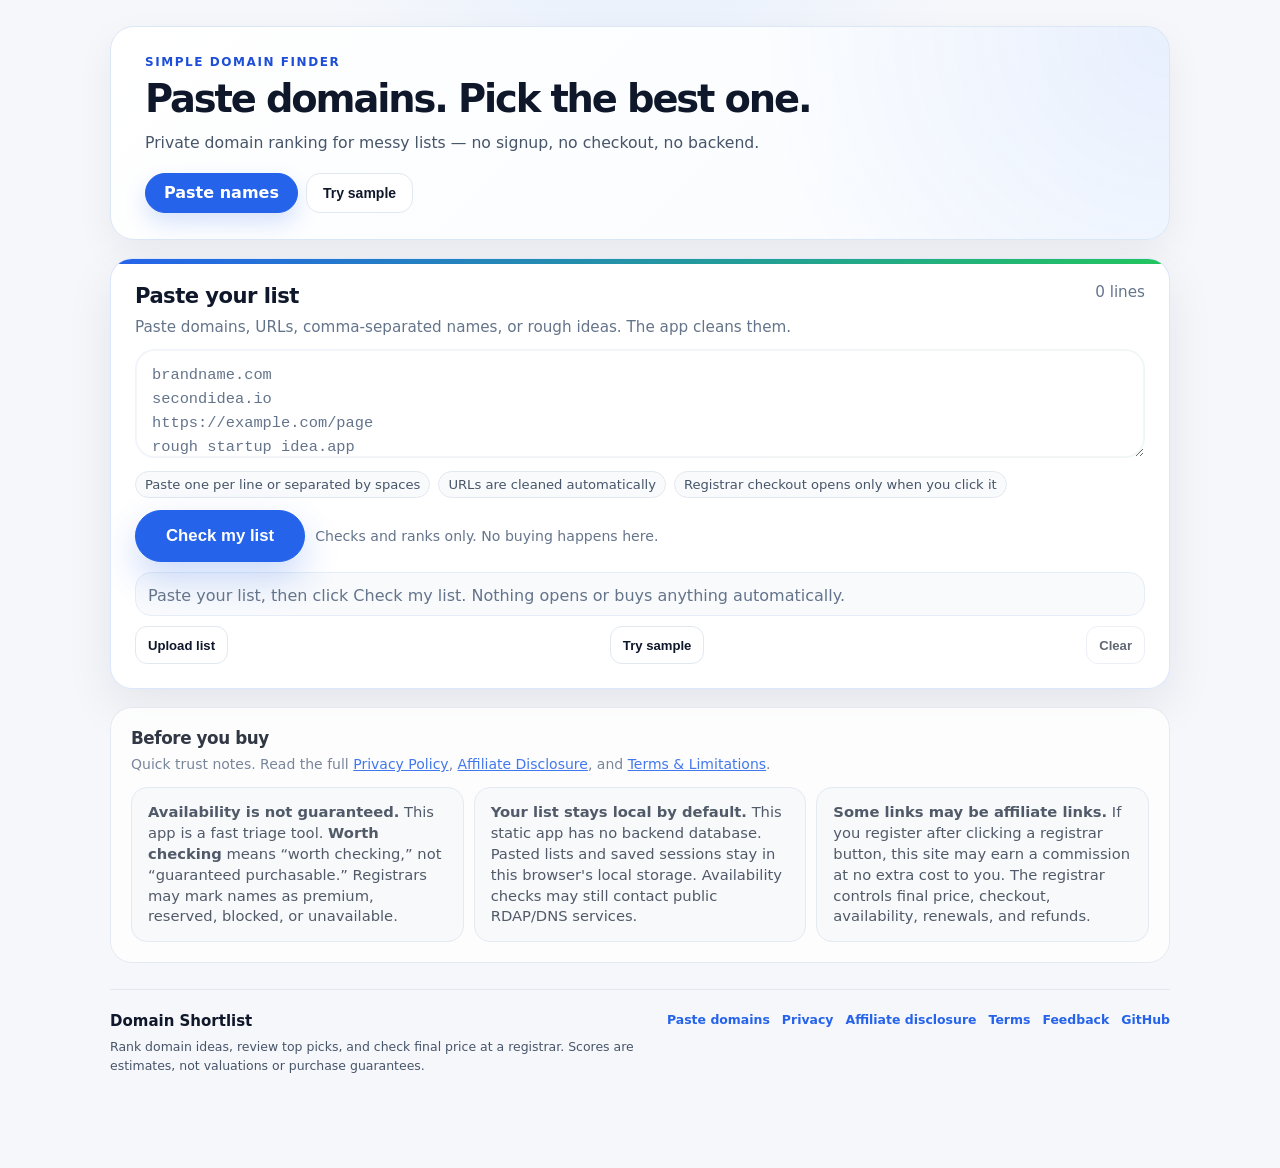
<file: index.html>
<!doctype html>
<html lang="en">
<head>
  <meta charset="utf-8" />
  <meta name="viewport" content="width=device-width, initial-scale=1" />
  <title>Domain Shortlist — Pick the Best Domain Name</title>
  <meta name="description" content="Paste a list of domain names, rank the strongest options, save finalists, and open a registrar to confirm final availability and price." />
  <meta name="theme-color" content="#2563eb" />
  <meta name="application-name" content="Domain Shortlist" />
  <meta name="author" content="Domain Shortlist" />
  <meta name="robots" content="index,follow" />
  <!-- Replace this canonical URL with your custom domain after launch, for example: https://yourdomain.com/ -->
  <link rel="canonical" href="https://noahbsark.github.io/Domain-Bulk-Checker/" />
  <meta property="og:title" content="Domain Shortlist — Pick the Best Domain Name" />
  <meta property="og:description" content="Paste domain ideas, review the top picks, save finalists, and confirm final price at a registrar." />
  <meta property="og:type" content="website" />
  <meta property="og:url" content="https://noahbsark.github.io/Domain-Bulk-Checker/" />
  <meta property="og:image" content="https://noahbsark.github.io/Domain-Bulk-Checker/og-image.png" />
  <meta property="og:image:width" content="1200" />
  <meta property="og:image:height" content="630" />
  <meta property="og:image:alt" content="Domain Shortlist: Paste, shortlist, compare, and check price for domain names." />
  <meta name="twitter:card" content="summary_large_image" />
  <meta name="twitter:title" content="Domain Shortlist — Pick the Best Domain Name" />
  <meta name="twitter:description" content="Paste domain ideas, rank the best options, and confirm the winner at a registrar." />
  <meta name="twitter:image" content="https://noahbsark.github.io/Domain-Bulk-Checker/og-image.png" />
  <link rel="manifest" href="site.webmanifest" />
  <link rel="apple-touch-icon" href="favicon.svg" />
  <link rel="icon" href="favicon.svg" type="image/svg+xml" />
  <link rel="icon" href="data:image/svg+xml,%3Csvg xmlns='http://www.w3.org/2000/svg' viewBox='0 0 64 64'%3E%3Crect width='64' height='64' rx='14' fill='%232563eb'/%3E%3Cpath d='M17 23h30M17 33h22M17 43h30' stroke='white' stroke-width='5' stroke-linecap='round'/%3E%3Ccircle cx='47' cy='33' r='7' fill='%230f9f6e' stroke='white' stroke-width='4'/%3E%3C/svg%3E" />

  <script type="application/ld+json">
  {
    "@context": "https://schema.org",
    "@type": "WebApplication",
    "name": "Domain Shortlist",
    "applicationCategory": "BusinessApplication",
    "operatingSystem": "Any",
    "description": "A simple browser-based tool to clean, rank, compare, and price-check domain name ideas.",
    "offers": {
      "@type": "Offer",
      "price": "0",
      "priceCurrency": "USD"
    }
  }
  </script>
  <style id="early-skip-link-hide">
    .skip-link:not(:focus):not(:focus-visible) {
      position: fixed !important;
      left: -100000px !important;
      top: -100000px !important;
      width: 1px !important;
      height: 1px !important;
      overflow: hidden !important;
      clip: rect(0 0 0 0) !important;
      clip-path: inset(100%) !important;
      white-space: nowrap !important;
      opacity: 0 !important;
      pointer-events: none !important;
    }
  </style>
  <link rel="stylesheet" href="style.css?v=97-upgrade" />
</head>
<body class="v34-simple v35-beginner v37-launch-ready v38-simple-report v39-simple-copy v40-simple-reset v41-undo-share v42-simple-top-picks v44-simple-notes v47-clean-report v51-check-cleanup v55-winner-actions v57-done-archive v58-archive-manager v59-archive-import v60-archive-preview v61-session-summary v62-archive-pin-note v63-archive-bulk-import v64-archive-health-limit v66-clean-results v67-compact-results v68-filter-polish v69-results-view-polish v70-inline-results v71-keyboard-summary v72-results-sort v73-visible-worth-reasons v74-scan-badges v76-result-undo-legend v77-guided-simple v78-simple-polish v79-no-mistake-simple v80-simple-first v81-final-simple-polish v82-tool-first v83-ui-audit v84-tool-first-final v85-guided-result v86-decision-mode v87-premium-decision v88-ready-mobile v89-ultra-simple v90-final-decision v91-launch-polish v92-scale-layout-fix v93-cache-layout-tune v94-results-focus v95-clean-launch-flow v96-final-polish v97-upgrade">
  <a class="skip-link" href="#domain-input" aria-label="Skip to domain input" style="position:fixed;left:-100000px;top:-100000px;width:1px;height:1px;overflow:hidden;clip-path:inset(100%);"></a>
  <main class="shell">
    <header class="hero simple-hero">
      <div class="hero-copy">
        <p class="eyebrow">Simple domain finder</p>
        <h1>Paste domains. Pick the best one.</h1>
        <p>Private domain ranking for messy lists — no signup, no checkout, no backend.</p>
        <div class="hero-actions">
          <a class="button-link primary" href="#domain-input">Paste names</a>
          <button id="heroSampleBtn" type="button" class="ghost">Try sample</button>
          <button id="shareAppLinkBtn" type="button" class="ghost advanced-only-inline">Share app</button>
        </div>
        <div class="hero-steps simple-flow" aria-label="Workflow">
          <span><b>1</b> Paste names</span>
          <span><b>2</b> Review top picks</span>
          <span><b>3</b> Confirm at registrar</span>
        </div>
      </div>
      <div class="hero-visual" aria-hidden="true">
        <svg viewBox="0 0 420 260" role="img" focusable="false">
          <defs>
            <linearGradient id="heroCard" x1="0" x2="1" y1="0" y2="1">
              <stop offset="0%" stop-color="#ffffff"/>
              <stop offset="100%" stop-color="#eff6ff"/>
            </linearGradient>
          </defs>
          <rect x="28" y="24" width="364" height="212" rx="28" fill="url(#heroCard)" stroke="#dbeafe"/>
          <rect x="58" y="54" width="136" height="22" rx="11" fill="#dbeafe"/>
          <rect x="58" y="92" width="180" height="20" rx="10" fill="#eef2ff"/>
          <rect x="58" y="124" width="156" height="20" rx="10" fill="#eef2ff"/>
          <rect x="58" y="156" width="118" height="20" rx="10" fill="#eef2ff"/>
          <path d="M238 96l26 26-26 26" fill="none" stroke="#2563eb" stroke-width="10" stroke-linecap="round" stroke-linejoin="round"/>
          <rect x="282" y="76" width="78" height="78" rx="22" fill="#dcfce7" stroke="#86efac"/>
          <path d="M302 117l14 14 28-35" fill="none" stroke="#0f9f6e" stroke-width="10" stroke-linecap="round" stroke-linejoin="round"/>
          <rect x="268" y="174" width="100" height="28" rx="14" fill="#2563eb"/>
          <circle cx="286" cy="188" r="5" fill="#fff" opacity=".9"/>
          <rect x="300" y="184" width="45" height="8" rx="4" fill="#fff" opacity=".9"/>
        </svg>
      </div>
    </header>

    <section class="trust-grid launch-trust-grid simple-trust-strip" aria-label="Privacy, accuracy, and affiliate notes">
      <div class="trust-card"><strong>Private by default</strong><span>Your list stays in this browser unless you export it.</span></div>
      <div class="trust-card"><strong>Registrar confirms price</strong><span>Use the app to shortlist. Buy only after the registrar confirms availability and price.</span></div>
      <div class="trust-card"><strong>No setup required</strong><span>Paste names, review cards, and open price checks.</span></div>
    </section>

    <section class="panel v78-safety-strip" aria-label="Safe by design">
      <strong>You cannot buy or delete by mistake.</strong>
      <span>Buttons here only shortlist, copy, filter, or open a registrar tab. The final purchase decision happens outside this app.</span>
    </section>



    <section id="simpleOnboardingPanel" class="panel simple-onboarding-panel" aria-label="Quick start helper">
      <div>
        <p class="eyebrow">New here?</p>
        <h2>Paste names or try the sample.</h2>
        <p class="muted">The app will clean the list, rank the best options, and help you save finalists.</p>
      </div>
      <div class="simple-onboarding-actions">
        <button id="simpleOnboardingSampleBtn" type="button" class="success">Try sample</button>
        <button id="simpleOnboardingPasteBtn" type="button" class="ghost">Paste my own</button>
        <button id="simpleOnboardingDismissBtn" type="button" class="ghost small-button">Hide</button>
      </div>
    </section>

    <section id="returnUserPanel" class="panel return-user-panel is-hidden" aria-live="polite">
      <div>
        <p class="eyebrow">Return to your shortlist</p>
        <h2 id="returnUserHeadline">Welcome back</h2>
        <p id="returnUserDetails" class="muted">Continue from saved names or a recent run stored in this browser.</p>
      </div>
      <div class="return-user-actions">
        <button id="returnCheckSavedBtn" type="button" class="success">Check prices for saved</button>
        <button id="returnRestoreRecentBtn" type="button" class="ghost">Restore latest run</button>
        <button id="returnViewSavedBtn" type="button" class="ghost">View saved shortlist</button>
      </div>
    </section>

    <section id="how-it-works" class="panel intro-panel launch-intro simple-guide-panel v80-extra-guide">
      <details>
        <summary>How it works</summary>
        <ol class="steps-list step-cards">
          <li><strong>Paste or upload</strong><span>Domains, URLs, TXT files, and CSV files are okay.</span></li>
          <li><strong>Clean and rank</strong><span>The app removes duplicates, flags messy lines, and ranks the best names.</span></li>
          <li><strong>Check prices</strong><span>Open the strongest names at your selected registrar before buying.</span></li>
        </ol>
      </details>
    </section>

    <section id="firstRunPanel" class="panel first-run-panel legacy-guide v80-extra-guide" aria-label="First-time user guide">
      <div class="first-run-head">
        <div>
          <p class="eyebrow">Quick start</p>
          <h2>The app will guide you from paste to price check</h2>
          <p class="muted">Follow the highlighted step. If you get lost, return to the Top Picks cards first.</p>
        </div>
        <button id="firstRunDismissBtn" type="button" class="ghost">Hide guide</button>
      </div>
      <ol class="walkthrough-list">
        <li data-walkthrough-step="input"><strong>Paste or upload names</strong><span>Add domains, URLs, TXT, or CSV files. Messy input is okay.</span></li>
        <li data-walkthrough-step="check"><strong>Check domains</strong><span>For small lists, check normally. For huge lists, use fast scoring first.</span></li>
        <li data-walkthrough-step="review"><strong>Review Top Picks</strong><span>Cards explain why each name is worth checking.</span></li>
        <li data-walkthrough-step="price"><strong>Check price</strong><span>The registrar confirms final availability and price before checkout.</span></li>
      </ol>
    </section>


    <section id="guidedStartPanel" class="panel guided-start-panel legacy-guide v80-extra-guide" aria-labelledby="guidedStartHeading">
      <div class="guided-start-copy">
        <p class="eyebrow">Start here</p>
        <h2 id="guidedStartHeading">Use it in one simple path</h2>
        <p class="muted">You do not need to understand DNS, RDAP, scoring settings, or filters. Paste names, click check, then start with the Top Picks cards.</p>
      </div>
      <div class="guided-choice-grid" aria-label="Common starting points">
        <button id="guidedPasteFocusBtn" type="button" class="guided-choice-card">
          <strong>I have domain ideas</strong>
          <span>Paste or upload your list and check it.</span>
        </button>
        <button id="guidedSampleBtn" type="button" class="guided-choice-card">
          <strong>I want to try it first</strong>
          <span>Load a safe sample list so you can see the workflow.</span>
        </button>
        <button id="guidedFastModeBtn" type="button" class="guided-choice-card">
          <strong>I have a huge list</strong>
          <span>Turn on fast scoring first, then check only the shortlist.</span>
        </button>
      </div>
    </section>

    <section id="domain-input" class="panel input-panel">
      <div class="panel-title-row">
        <div>
          <h2>Paste your list</h2>
          <p class="muted">Paste domains, URLs, comma-separated names, or rough ideas. The app cleans them.</p>
        </div>
        <div class="input-title-actions">
          <span id="inputCount" class="muted">0 lines</span>
          <button id="editInputBtn" type="button" class="ghost small-button compact-edit-input">Edit list</button>
        </div>
      </div>
      <label class="sr-only" for="inputBox">Domain ideas or URLs to check</label>
      <textarea id="inputBox" spellcheck="false" placeholder="brandname.com&#10;secondidea.io&#10;https://example.com/page&#10;rough startup idea.app"></textarea>
      <div class="input-helper-strip" aria-label="Input tips">
        <span>Paste one per line or separated by spaces</span>
        <span>URLs are cleaned automatically</span>
        <span>Registrar checkout opens only when you click it</span>
      </div>
      <div class="v89-first-action-row" aria-label="Start checking">
        <button id="simpleCheckBtn" type="button" class="primary v89-main-check">Check my list</button>
        <span class="v89-first-help">Checks and ranks only. No buying happens here.</span>
      </div>
      <div id="inputCoachPanel" class="input-coach-panel" aria-live="polite">
        <div>
          <strong id="inputCoachTitle">Paste names here to begin.</strong>
          <span id="inputCoachText">Paste your list, then click Check my list. Nothing opens or buys anything automatically.</span>
        </div>
        <ul class="input-format-list" aria-label="Accepted input examples">
          <li><code>brandname.com</code></li>
          <li><code>https://example.com/page</code></li>
          <li><code>best startup idea.io</code></li>
        </ul>
      </div>
      <div id="inputPreviewPanel" class="input-preview-panel is-empty" aria-live="polite">
        <div class="input-preview-head">
          <div>
            <strong id="inputPreviewHeadline">Ready when you paste names.</strong>
            <span id="inputPreviewDetails">The app will show exactly what it will check before it starts.</span>
          </div>
          <div class="input-preview-actions">
            <button id="previewCheckBtn" type="button" class="primary" disabled>Check my list</button>
            <button id="previewReviewInvalidBtn" type="button" class="ghost" disabled>Fix skipped lines</button>
            <button id="previewCopyCleanBtn" type="button" class="ghost advanced-only-inline" disabled>Copy clean input</button>
          </div>
        </div>
        <div class="input-preview-stats" aria-label="Input cleanup summary">
          <div><span id="previewValidCount">0</span><label>valid domains</label></div>
          <div><span id="previewDuplicateCount">0</span><label>duplicates</label></div>
          <div><span id="previewInvalidCount">0</span><label>invalid lines</label></div>
          <div><span id="previewMissingCount">0</span><label>missing extension</label></div>
        </div>
        <div id="invalidReviewList" class="invalid-review-list is-hidden" aria-live="polite"></div>
      </div>
      <div id="largeListPanel" class="large-list-panel is-hidden" aria-live="polite">
        <div>
          <strong id="largeListHeadline">Large list detected.</strong>
          <span id="largeListDetails">For faster results, score the list first and check live availability only for the shortlist.</span>
        </div>
        <div class="large-list-actions">
          <button id="largeListScoreOnlyBtn" type="button" class="primary">Use fast scoring</button>
          <button id="largeListDismissBtn" type="button" class="ghost">Keep normal checks</button>
        </div>
      </div>
      <div class="button-row wrap v89-input-links">
        <button id="loadTxtBtn" type="button" class="ghost">Upload list</button>
        <input id="fileInput" type="file" accept=".txt,.csv,text/plain,text/csv" hidden />
        <button id="pasteDemoBtn" type="button" class="ghost">Try sample</button>
        <button id="clearInputBtn" type="button" class="ghost v89-clear-input">Clear</button>
      </div>
      <details class="keyword-helper launch-keyword-helper v89-keyword-details">
        <summary>Improve ranking <span>optional</span></summary>
        <label for="keywordsInput">
          <span>Target keywords or niche <small>Optional</small></span>
          <input id="keywordsInput" type="text" placeholder="roofing, quote, repair" />
        </label>
        <p class="muted">Examples: <strong>fitness, coach, app</strong> or <strong>rent, buy, calculator</strong>. These tune scoring; they do not affect registrar availability.</p>
      </details>
      <details class="template-panel v89-template-details" aria-label="Quick-start templates">
        <summary>Need examples?</summary>
        <div>
          <strong>Load a starter list.</strong>
          <span>Use a template, then replace the examples with your own ideas.</span>
        </div>
        <div class="template-grid">
          <button type="button" class="template-chip" data-template-kind="startup">Startup names</button>
          <button type="button" class="template-chip" data-template-kind="local">Local business</button>
          <button type="button" class="template-chip" data-template-kind="content">Blog/content</button>
          <button type="button" class="template-chip" data-template-kind="aiapp">AI/app names</button>
          <button type="button" class="template-chip" data-template-kind="store">Product/store</button>
          <button type="button" class="template-chip" data-template-kind="seo">SEO domains</button>
        </div>
      </details>
    </section>

    <section class="panel compact settings-panel simple-settings-panel">
      <div class="panel-title-row">
        <div>
          <h2>Options</h2>
          <p class="muted">Optional. Leave these alone unless you know you need them.</p>
        </div>
        <label class="advanced-toggle">
          <input id="advancedModeInput" type="checkbox" />
          <span>Advanced mode</span>
        </label>
      </div>
      <div class="registrar-flow-card" aria-label="Registrar and price-check settings">
        <div class="registrar-flow-main">
          <label>Preferred registrar
            <select id="registrarInput">
              <option value="namecheap">Namecheap</option>
              <option value="porkbun">Porkbun</option>
              <option value="godaddy">GoDaddy</option>
              <option value="dynadot">Dynadot</option>
              <option value="namesilo">NameSilo</option>
            </select>
          </label>
          <label class="price-tabs-setting">Top-pick price tabs
            <select id="priceOpenLimitInput">
              <option value="1">Open 1 at a time</option>
              <option value="3" selected>Open first 3</option>
              <option value="5">Open first 5</option>
              <option value="10">Open first 10</option>
              <option value="all">Open all top picks</option>
            </select>
          </label>
          <label class="check large-batch-toggle"><input id="scoreOnlyInput" type="checkbox" /> Score only / skip availability for huge lists</label>
        </div>
        <div class="registrar-flow-note">
          <strong>Safer price checks:</strong>
          <span>Use each card's <strong>Check price</strong> button for one domain, or open only the first few top picks at once. Final price and availability are confirmed by the registrar.</span>
        </div>
        <p class="muted affiliate-inline">Some registrar links may be affiliate links. If you register after clicking, this site may earn a commission at no extra cost to you.</p>
      </div>
      <p class="muted large-batch-help"><strong>Large batch tip:</strong> For 10,000+ names, use <strong>Score only</strong> first. Then review the top cards and check availability only on the shortlist.</p>
    </section>

    <section class="panel compact advanced-panel advanced-only" id="advancedControlsPanel">
      <details id="advancedCheckDetails">
        <summary>
          <span>Advanced check controls</span>
          <small>Workers, delay, timeout, RDAP/DNS, and de-dupe</small>
        </summary>
        <div class="options-grid advanced-grid">
          <label>Workers
            <input id="workersInput" type="number" min="1" max="10" value="2" />
          </label>
          <label>Delay ms
            <input id="delayInput" type="number" min="0" max="10000" value="250" />
          </label>
          <label>Timeout ms
            <input id="timeoutInput" type="number" min="1000" max="60000" value="12000" />
          </label>
          <label class="check"><input id="useRdapInput" type="checkbox" checked /> Try RDAP first</label>
          <label class="check"><input id="useDnsInput" type="checkbox" checked /> Use DNS fallback</label>
          <label class="check"><input id="dedupeInput" type="checkbox" checked /> De-dupe domains</label>
        </div>
      </details>
      <details id="advancedScoringDetails">
        <summary>
          <span>Advanced scoring</span>
          <small>Optional scoring style, top-pick count, and custom word tuning</small>
        </summary>
        <div class="options-grid advanced-grid">
          <label>Scoring style
            <select id="scoringStyleInput">
              <option value="general">Public buyer (default)</option>
              <option value="trust">Trust-heavy</option>
              <option value="brandable">Brandable / SaaS</option>
              <option value="local">Local service</option>
              <option value="ecommerce">Ecommerce / product</option>
              <option value="content">Course / content</option>
            </select>
          </label>
          <label>Top picks count
            <input id="topPickCountInput" type="number" min="1" max="100" value="20" />
          </label>
          <label class="wide">Positive words
            <input id="positiveWordsInput" type="text" placeholder="guide, kit, forms, help, app" />
          </label>
          <label class="wide">Negative words
            <input id="negativeWordsInput" type="text" placeholder="wizard, 247, express, guru" />
          </label>
        </div>
        <p class="muted advanced-help">
          Positive and negative words tune the score for the niche you are checking. They do not affect availability checks.
        </p>
      </details>
      <details id="advancedAffiliateDetails">
        <summary>
          <span>Affiliate link tester</span>
          <small>Preview registrar links before launch</small>
        </summary>
        <div class="affiliate-test-grid">
          <label>Test domain
            <input id="affiliateTestDomainInput" type="text" value="example.com" placeholder="example.com" />
          </label>
          <div class="affiliate-test-actions">
            <button id="affiliateTestBtn" type="button" class="ghost">Open test link</button>
            <button id="affiliateCopyTestBtn" type="button" class="ghost">Copy test link</button>
          </div>
        </div>
        <p id="affiliateConfigStatus" class="muted affiliate-config-status">Affiliate links are disabled by default. Direct registrar links are active until you add real templates.</p>
      </details>
    </section>

    <section class="panel actions-panel">
      <div class="workflow-callout simple-workflow-callout">
        <strong>Status:</strong> The tool is ready when your list is clean.
      </div>
      <div id="bestNextActionPanel" class="best-next-action-panel" aria-live="polite">
        <div>
          <strong id="bestNextActionTitle">Paste names to start</strong>
          <span id="bestNextActionText">The preview will show exactly what will be checked.</span>
        </div>
        <div class="best-next-action-buttons">
          <button id="bestNextPrimaryBtn" type="button" class="primary">Paste names</button>
          <button id="bestNextSecondaryBtn" type="button" class="ghost">Try sample</button>
        </div>
      </div>
      <div class="button-row wrap primary-actions">
        <button id="checkBtn" type="button" class="primary">Check my list</button>
        <button id="stopBtn" type="button" class="ghost" disabled>Stop</button>
        <button id="startOverBtn" type="button" class="ghost start-over-button">New search</button>
        <button id="showTopPicksBtn" type="button">Show best picks</button>
        <button id="openTopPicksBtn" type="button" class="success">Check prices</button>
        <button id="exportTopPicksBtn" type="button">Export top picks</button>
      </div>
      <div id="undoStartOverPanel" class="undo-start-over-panel is-hidden" aria-live="polite">
        <span>Started over by mistake?</span>
        <button id="undoStartOverBtn" type="button" class="ghost small-button">Undo</button>
        <button id="dismissStartOverUndoBtn" type="button" class="ghost small-button">Dismiss</button>
      </div>
      <details class="action-group advanced-only">
        <summary>More batch actions</summary>
        <div class="button-row wrap">
          <button id="removeTakenBtn" type="button" class="danger">Remove taken / registered URLs</button>
          <button id="keepAvailableBtn" type="button" class="success ghost">Keep available only</button>
          <button id="openAllBtn" type="button" class="success ghost">Open visible price checks</button>
          <button id="openAvailableBtn" type="button" class="success ghost">Open available price checks</button>
          <button id="openFavoritesBtn" type="button" class="success ghost">Open saved price checks</button>
          <button id="openAllTopPicksBtn" type="button" class="success ghost">Open all top-pick price checks</button>
          <button id="removeUnsavedBtn" type="button" class="danger ghost">Remove unsaved results</button>
        </div>
      </details>
      <details class="action-group advanced-only">
        <summary>Copy, export, and session tools</summary>
        <div class="button-row wrap">
          <button id="copyAvailableBtn" type="button">Copy available domains</button>
          <button id="copyFavoritesBtn" type="button">Copy saved</button>
          <button id="copyVisibleBtn" type="button">Copy visible domains</button>
          <button id="copyLinksBtn" type="button">Copy visible price-check links</button>
          <button id="copyTopPicksBtn" type="button">Copy top picks</button>
          <button id="exportBtn" type="button">Export all CSV</button>
          <button id="exportFavoritesBtn" type="button">Export saved</button>
          <button id="archiveSessionBtn" type="button" class="ghost">Archive session</button>
          <button id="archiveDownloadCurrentBtn" type="button" class="ghost">Download current JSON</button>
          <button id="archiveImportBtn" type="button" class="ghost">Import and restore JSON</button>
          <button id="archiveImportSaveBtn" type="button" class="ghost">Import as new archive</button>
          <button id="archiveDownloadAllBtn" type="button" class="ghost">Download all archives</button>
          <button id="archiveHealthBtn" type="button" class="ghost">Check archives</button>
          <button id="archiveClearBrokenBtn" type="button" class="ghost">Clear broken archives</button>
          <button id="archiveMergeDuplicateLabelsBtn" type="button" class="ghost">Merge duplicate labels</button>
          <button id="archiveRepairLabelsBtn" type="button" class="ghost">Repair labels</button>
          <label class="archive-limit-label" for="archiveLimitSelect">Keep
            <select id="archiveLimitSelect" aria-label="Archive limit">
              <option value="5">5</option>
              <option value="10">10</option>
              <option value="25">25</option>
            </select>
            archives
          </label>
          <input id="archiveImportInput" class="sr-only" type="file" accept="application/json,.json" aria-label="Import archive JSON file">
          <button id="clearSessionBtn" type="button" class="ghost">Clear saved session</button>
        </div>
        <div id="archiveCurrentSummary" class="archive-current-summary muted">Current session: nothing saved yet.</div>
        <div id="archiveHealthSummary" class="archive-health-summary muted is-hidden">Archives not checked yet.</div>
        <div id="archiveStorageSummary" class="archive-storage-summary muted is-hidden">Archive storage: 0 KB</div>
        <div class="archive-manager" aria-live="polite">
          <div class="archive-manager-head">
            <div>
              <strong>Local archives</strong>
              <span id="archiveCountSummary" class="archive-count-summary is-hidden"></span>
              <span>Pin, note, restore, preview, search, duplicate, rename, download, import, check, repair, or delete sessions saved in this browser.</span>
            </div>
            <button id="archiveClearAllBtn" type="button" class="ghost small-button">Clear all archives</button>
          </div>
          <div class="archive-search-row">
            <label class="sr-only" for="archiveSearchInput">Search local archives</label>
            <input id="archiveSearchInput" type="search" placeholder="Search archives" autocomplete="off">
            <button id="archiveSearchClearBtn" type="button" class="ghost small-button">Clear search</button>
          </div>
          <div id="archiveListEmpty" class="muted archive-empty">No archives saved yet.</div>
          <div id="archiveList" class="archive-list"></div>
        </div>
      </details>
      <p class="muted registrar-reminder">Price-check buttons open an external registrar. Final price and availability are confirmed there.</p>
      <div class="status-row">
        <div id="statusText">Ready.</div>
        <progress id="progress" value="0" max="1"></progress>
      </div>
    </section>

    <section class="summary-grid" aria-label="Summary">
      <div class="summary-card"><span id="summaryChecked">0</span><label>Checked</label></div>
      <div class="summary-card green"><span id="summaryAvailable">0</span><label>Worth checking</label></div>
      <div class="summary-card red"><span id="summaryTaken">0</span><label>Taken</label></div>
      <div class="summary-card yellow"><span id="summaryUnknown">0</span><label>Unknown</label></div>
      <div class="summary-card purple"><span id="summaryFavorites">0</span><label>Saved</label></div>
      <div class="summary-card gray"><span id="summaryInvalid">0</span><label>Invalid</label></div>
    </section>
    <p id="resultPlainSummary" class="result-plain-summary muted is-hidden" aria-live="polite">No domains checked yet.</p>

    <section id="nextStepsPanel" class="next-steps-panel is-hidden" aria-live="polite">
      <div>
        <strong id="nextStepsHeadline">Batch checked.</strong>
        <span id="nextStepsDetails">Review Top Picks, save finalists, then check price at a registrar.</span>
      </div>
      <div class="next-step-buttons">
        <button id="nextShowTopPicksBtn" type="button">Review top picks</button>
        <button id="nextOpenTopPicksBtn" type="button" class="success ghost">Check top pick</button>
        <button id="nextViewAllBtn" type="button" class="ghost">View all checked names</button>
        <button id="nextExportTopPicksBtn" type="button" class="ghost advanced-only-inline">Export top picks</button>
      </div>
    </section>

    <section class="panel top-picks-panel" aria-labelledby="topPicksHeading">
      <div class="top-picks-title-row">
        <div>
          <h2 id="topPicksHeading">Best picks</h2>
          <p class="muted">Start with the top pick. Use backups only if the first name is too expensive or unavailable.</p>
        </div>
        <div class="top-picks-controls">
          <span id="topPicksCount" class="muted">No picks yet</span>
          <span id="topSavedCountBadge" class="saved-count-badge is-hidden">0 saved</span>
          <button id="cardOpenTopPicksBtn" type="button" class="ghost v87-secondary-control">Check backup options</button>
          <button id="cardCheckBestChoiceBtn" type="button" class="success ghost">Check top pick</button>
          <button id="showNextPickBtn" type="button" class="ghost is-hidden">Show another pick</button>
          <button id="cardCopyBestChoiceBtn" type="button" class="ghost v87-secondary-control">Copy top pick</button>
          <button id="cardCopyBest3Btn" type="button" class="ghost v87-secondary-control">Copy top 3</button>
          <button id="cardCopyBestReasonsBtn" type="button" class="ghost v87-secondary-control">Copy top 3 with reasons</button>
          <button id="cardCopyPriceLinksBtn" type="button" class="ghost v87-secondary-control">Copy registrar links</button>
          <button id="cardCopyTopPicksBtn" type="button" class="ghost v87-secondary-control">Copy Top Picks</button>
          <button id="hideWeakPicksBtn" type="button" class="ghost v87-secondary-control" aria-pressed="false">Hide weak picks</button>
          <button id="topPicksShowMoreBtn" type="button" class="ghost is-hidden v87-secondary-control" aria-expanded="false">Show more picks</button>
          <button id="cardExportTopPicksBtn" type="button" class="ghost advanced-only-inline v87-secondary-control">Export top picks</button>
          <button id="topPicksViewAllBtn" type="button" class="ghost">View all results</button>
          <button id="topPicksNewSearchBtn" type="button" class="ghost">New search</button>
          <span class="v78-button-help v79-button-help">Recommended: check the top pick first. Registrar tabs open separately; nothing is bought here.</span>
        </div>
      </div>
      <div class="v79-simple-path" aria-label="Recommended simple path">
        <strong>Simple path:</strong>
        <span>Check the top pick → save finalists → decide at the registrar.</span>
      </div>
      <ol class="v86-result-checklist" aria-label="What to do next">
        <li><span>1</span><strong>Check top pick</strong></li>
        <li><span>2</span><strong>Save finalists</strong></li>
        <li><span>3</span><strong>Confirm at registrar</strong></li>
      </ol>
      <p id="topPicksPriceLimitNote" class="muted top-picks-price-note">Start with one registrar check. Use backups only if the first option does not work.</p>
      <p class="muted buy-ready-reminder registrar-disclosure">Registrar links may be affiliate links. We may earn a commission at no extra cost to you. Final availability and price are confirmed at the registrar.</p>
      <div id="topPicksEmpty" class="top-picks-empty">
        <strong>Your best picks will appear here.</strong>
        <span>Paste names above, then check your list. The strongest three picks will appear here.</span>
      </div>
      <div class="plain-label-guide" aria-label="What result labels mean">
        <span><strong>Worth checking</strong> means the name scored well and still needs registrar confirmation.</span>
        <span><strong>Check registrar</strong> opens your selected registrar; it does not reserve or buy the domain.</span>
        <span><strong>Possible concern</strong> means review the name before buying.</span>
      </div>
      <div id="topPicksCards" class="top-picks-grid" aria-live="polite"></div>
    </section>

    <section id="compareTray" class="panel compare-tray is-hidden" aria-labelledby="compareHeading">
      <div class="compare-title-row">
        <div>
          <h2 id="compareHeading">Compare your finalists</h2>
          <p id="compareHint" class="muted">Add up to 5 names from Top Picks, All Results, or the detail drawer.</p>
        </div>
        <span id="compareCount" class="muted">0 selected</span>
      </div>
      <div id="compareItems" class="compare-grid" aria-live="polite"></div>
      <div class="compare-controls">
        <button id="compareOpenBtn" type="button" class="success">Check prices for selected</button>
        <button id="compareCopyBtn" type="button" class="ghost">Copy comparison</button>
        <button id="compareClearBtn" type="button" class="ghost">Clear comparison</button>
      </div>
    </section>

    <section class="panel feedback-panel">
      <div>
        <h2>Help improve the shortlist</h2>
        <p class="muted">Each Top Pick card now has quick feedback links. Report bad scores, wrong availability, or broken registrar links with score details prefilled.</p>
      </div>
      <div class="feedback-actions">
        <a class="button-link ghost" href="https://github.com/noahbsark/Domain-Bulk-Checker/issues/new?title=Domain%20Shortlist%20feedback&body=What%20happened%3F%0A%0ADomain%20or%20batch%3A%0A%0AWhat%20did%20you%20expect%3F" target="_blank" rel="noopener noreferrer" data-analytics-event="feedback_link_clicked" data-analytics-source="global-feedback">Report bad result</a>
        <a class="button-link ghost" href="https://github.com/noahbsark/Domain-Bulk-Checker" target="_blank" rel="noopener noreferrer" data-analytics-event="github_clicked" data-analytics-source="global-feedback">View on GitHub</a>
      </div>
    </section>

    <section class="panel analytics-panel">
      <div>
        <h2>Privacy-friendly improvement tracking</h2>
        <p class="muted">Analytics are disabled by default. If enabled later, this app is designed to track product actions only — not pasted domains, uploaded lists, saved domain names, or notes.</p>
      </div>
      <ul class="analytics-list">
        <li><strong>Safe to track:</strong> check started, check completed, top picks reviewed, compare used, check price clicked, saved shortlist actions.</li>
        <li><strong>Do not track:</strong> pasted domain text, uploaded file contents, raw domain lists, saved names, or personal notes.</li>
      </ul>
    </section>

    <section id="analyticsOwnerPanel" class="panel analytics-owner-panel advanced-only">
      <div class="panel-title-row">
        <div>
          <h2>Owner analytics safety check</h2>
          <p class="muted">Use this before launch to verify event payloads are safe. Nothing is sent unless you enable analytics in <code>app.js</code>.</p>
        </div>
        <a class="button-link ghost" href="ANALYTICS_SETUP.md">Analytics setup</a>
      </div>
      <div class="analytics-owner-grid">
        <div class="analytics-status-card">
          <strong>Status</strong>
          <span id="analyticsStatus">Off</span>
          <small id="analyticsEndpointStatus">No analytics are sent unless enabled in app.js.</small>
        </div>
        <div class="analytics-status-card">
          <strong>Local debug log</strong>
          <span id="analyticsDebugCount">0 local debug events</span>
          <small>Set <code>ANALYTICS_CONFIG.localDebug = true</code> to inspect local payloads before using a real endpoint.</small>
        </div>
      </div>
      <div class="button-row wrap analytics-owner-actions">
        <button id="analyticsTestBtn" type="button" class="ghost">Send safe test event</button>
        <button id="analyticsCopyBtn" type="button" class="ghost">Copy local debug log</button>
        <button id="analyticsClearBtn" type="button" class="ghost">Clear local debug log</button>
      </div>
      <ul id="analyticsDebugPreview" class="analytics-debug-preview" aria-live="polite">
        <li><span>No local debug events yet.</span></li>
      </ul>
    </section>

    <section id="ownerChecklistPanel" class="panel owner-checklist-panel is-hidden owner-only" aria-label="Owner launch checklist">
      <div class="panel-title-row">
        <div>
          <p class="eyebrow">Owner only</p>
          <h2>Launch checklist</h2>
          <p class="muted">This panel only appears when the URL includes <code>?owner=1</code>. It is a public-safe reminder list, not a private planning file.</p>
        </div>
        <div class="owner-link-row"><a class="button-link ghost" href="CUSTOM_DOMAIN_SETUP.md">Custom domain setup</a><a class="button-link ghost" href="launch-checklist.html">Launch checklist page</a></div>
      </div>
      <ul id="ownerChecklistList" class="owner-checklist-list" aria-live="polite"></ul>
    </section>

    <section id="ownerPreflightPanel" class="panel owner-preflight-panel owner-only is-hidden" aria-label="Owner preflight checks">
      <div class="panel-title-row">
        <div>
          <p class="eyebrow">Owner preflight</p>
          <h2>Public launch test</h2>
          <p class="muted">Run this before publishing or sharing. It checks public files, metadata, affiliate/analytics safety, and custom-domain readiness.</p>
        </div>
        <span id="preflightStatus" class="status-chip">Not run yet</span>
      </div>
      <div class="button-row wrap preflight-actions">
        <button id="runPreflightBtn" type="button" class="success">Run preflight</button>
        <button id="copyPreflightReportBtn" type="button" class="ghost">Copy preflight report</button>
        <button id="copyLaunchNeedsBtn" type="button" class="ghost">Copy launch needs list</button>
      </div>
      <ul id="preflightResults" class="preflight-results" aria-live="polite">
        <li class="preflight-pending"><strong>Ready</strong><span>Click Run preflight to check files and launch settings.</span></li>
      </ul>
      <p class="muted preflight-note">A warning is not always a blocker. For example, GitHub Pages is fine for testing, but a custom domain should be added before a polished public launch.</p>
    </section>

    <section id="ownerLaunchInputsPanel" class="panel owner-launch-inputs-panel owner-only is-hidden" aria-label="Launch inputs needed from owner">
      <div class="panel-title-row">
        <div>
          <p class="eyebrow">Owner only</p>
          <h2>Inputs needed before going live</h2>
          <p class="muted">This is the short list to send later when you are ready to make the site public.</p>
        </div>
        <button id="copyLaunchInputsRequestBtn" type="button" class="ghost">Copy request</button>
      </div>
      <div class="launch-input-grid">
        <div><strong>Site name</strong><span>Final public name and short tagline.</span></div>
        <div><strong>Domain</strong><span>Final custom domain and DNS/registrar access.</span></div>
        <div><strong>Registrar links</strong><span>Preferred registrar order and affiliate templates, if any.</span></div>
        <div><strong>Contact</strong><span>Support email or feedback destination.</span></div>
        <div><strong>Analytics</strong><span>Disabled, privacy-friendly analytics, or Google tag.</span></div>
        <div><strong>Approval</strong><span>Final review of privacy, disclosure, and terms pages.</span></div>
      </div>
    </section>


    <section id="ownerFinalReplacePanel" class="panel owner-final-replace-panel owner-only is-hidden" aria-label="Final launch replacement checklist">
      <div class="panel-title-row">
        <div>
          <p class="eyebrow">Owner only</p>
          <h2>Final launch replacement</h2>
          <p class="muted">When you give me the final site name and domain later, these are the places to update. Public visitors never see this panel.</p>
        </div>
        <button id="copyFinalLaunchChecklistBtn" type="button" class="ghost">Copy replacement checklist</button>
      </div>
      <ul id="ownerFinalReplaceList" class="owner-replace-list" aria-live="polite"></ul>
    </section>

    <section class="panel compact filters-panel advanced-only">
      <div class="panel-title-row">
        <h2>Advanced filters and sorting</h2>
        <span id="visibleCount" class="muted">0 visible</span>
      </div>
      <div class="filters-grid">
        <label>Status
          <select id="filterStatus">
            <option value="all">All rows</option>
            <option value="available">Worth checking</option>
            <option value="taken">Taken / registered</option>
            <option value="unknown">Unknown</option>
            <option value="invalid">Invalid</option>
            <option value="favorites">Saved only</option>
            <option value="top_picks">Top picks</option>
          </select>
        </label>
        <label>Search
          <input id="filterSearch" type="search" placeholder="domain, note, keyword" />
        </label>
        <label>TLD
          <input id="filterTld" type="text" placeholder="com" />
        </label>
        <label>Max name length
          <input id="filterMaxLen" type="number" min="1" max="100" placeholder="any" />
        </label>
        <label>Sort
          <select id="sortSelect">
            <option value="score_desc">Available + best quality first</option>
            <option value="score_asc">Lowest quality first</option>
            <option value="domain_asc">Domain A-Z</option>
            <option value="length_asc">Shortest first</option>
            <option value="status_asc">Status</option>
            <option value="favorites_first">Saved first</option>
          </select>
        </label>
        <label class="check"><input id="filterNoHyphen" type="checkbox" /> Hide hyphens</label>
        <label class="check"><input id="filterNoNumbers" type="checkbox" /> Hide numbers</label>
      </div>
    </section>

    <section class="panel results-panel">
      <div class="panel-title-row results-title-row">
        <div>
          <p class="eyebrow">Checked names</p>
          <h2>All results</h2>
          <p class="muted">Secondary review for every checked name. Start with the Best Picks above.</p>
        </div>
        <span id="renderedCount" class="muted rendered-count-pill">0 shown</span>
      </div>
      <div class="results-action-groups v78-results-actions" aria-label="All Results actions">
        <div class="results-action-group recommended-actions">
          <span class="action-group-label">Recommended actions</span>
          <button id="saveVisibleWorthCheckingBtn" type="button" class="success" title="Marks visible good names as saved finalists. You can undo the last bulk save.">Save good names</button>
          <button id="undoSaveVisibleBtn" type="button" class="ghost is-hidden" title="Undo only the last bulk save.">Undo save</button>
          <button id="editResultsFiltersBtn" type="button" class="ghost" aria-expanded="false" title="Search and filter. Filters only hide rows temporarily.">Search / filter</button>
          <button id="allResultsBackTopPicksBtn" type="button" class="ghost" title="Return to the recommended shortlist.">Back to best picks</button>
          <span class="v78-action-help v79-action-help">Save only marks finalists. Search only filters this page.</span>
        </div>
        <details class="v78-more-options">
          <summary>More view options</summary>
          <div class="results-action-group view-actions">
            <span class="action-group-label">Optional</span>
            <button id="copyVisibleWorthReasonsBtn" type="button" class="ghost" title="Copies visible good names with a short reason for each.">Copy names + reasons</button>
            <button id="copyWorthCheckingBtn" type="button" class="ghost" title="Copies only visible good domains, one per line.">Copy names only</button>
            <button id="hideWeakNamesBtn" type="button" class="ghost" aria-pressed="false" title="Temporarily hides lower-score names. Nothing is deleted.">Hide weak</button>
            <button id="takenToggleBtn" type="button" class="ghost is-hidden" aria-pressed="false" title="Show or hide taken names. Nothing is deleted.">Show taken</button>
            <button id="allResultsDensityBtn" type="button" class="ghost" aria-pressed="false" title="Switch between compact and roomier result rows.">Roomier</button>
            <button id="showMoreBtn" type="button" class="ghost" disabled>Show more</button>
            <button id="showAllRowsBtn" type="button" class="ghost" disabled>Show all</button>
          </div>
        </details>
        <div class="results-action-group advanced-results-actions advanced-only-inline">
          <span class="action-group-label">Advanced</span>
          <button id="copyVisibleResultsBtn" type="button" class="ghost">Copy visible rows</button>
          <button id="saveAllWorthCheckingBtn" type="button" class="ghost">Save all worth-checking</button>
        </div>
      </div>
      <div class="v79-no-mistake-help" aria-label="Short help for result actions">
        <div><strong>Recommended:</strong><span>Start with the top pick, then save any backups you like.</span></div>
        <div><strong>Safe:</strong><span>No button here buys a domain or changes a registrar account.</span></div>
      </div>
      <div class="all-results-dashboard" aria-label="All results controls">
        <div class="all-results-summary" id="allResultsSummary">
          <span><strong id="allResultsTotal">0</strong> total</span>
          <span><strong id="allResultsWorth">0</strong> worth checking</span>
          <span><strong id="allResultsStrong">0</strong> strong</span>
          <span><strong id="allResultsCom">0</strong> .com</span>
          <span><strong id="allResultsSaved">0</strong> saved</span>
        </div>
        <div id="allResultsSortPills" class="all-results-sort-pills" aria-label="Sort All Results">
          <button type="button" class="result-sort-pill is-active" data-result-sort="score_desc" aria-pressed="true">Best</button>
          <button type="button" class="result-sort-pill" data-result-sort="domain_asc" aria-pressed="false">A–Z</button>
          <button type="button" class="result-sort-pill" data-result-sort="length_asc" aria-pressed="false">Shortest</button>
        </div>
        <div class="all-results-presets" aria-label="Quick result filters">
          <button type="button" class="result-preset is-active" data-results-preset="all">All</button>
          <button type="button" class="result-preset" data-results-preset="worth">Worth checking</button>
          <button type="button" class="result-preset" data-results-preset="strong">Strong names</button>
          <button type="button" class="result-preset" data-results-preset="com">.com only</button>
          <button type="button" class="result-preset" data-results-preset="saved">Saved</button>
          <button type="button" class="result-preset advanced-only" data-results-preset="checked_saved">Checked saved</button>
          <button type="button" class="result-preset" data-results-preset="review">Needs review</button>
        </div>
        <div id="allResultsBadgeLegend" class="badge-filter-legend" aria-label="Clickable badge filters">
          <span>Click badges to filter:</span>
          <button type="button" data-result-badge-filter="com">.com</button>
          <button type="button" data-result-badge-filter="short">Short</button>
          <button type="button" data-result-badge-filter="saved">Saved</button>
          <button type="button" data-result-badge-filter="strong">Strong</button>
          <button type="button" data-result-badge-filter="review">Needs review</button>
          <button type="button" data-result-badge-filter="taken">Taken</button>
        </div>
        <p id="allResultsHelper" class="muted all-results-helper">Every checked name is here. Hidden rows are not deleted.</p>
        <p class="v77-safe-note v78-safe-note">Short help: use green buttons first. Gray buttons are optional. Registrar links open a new tab before any purchase.</p>
        <p id="takenCollapseNote" class="taken-collapse-note is-hidden" aria-live="polite"></p>
        <div id="resultsCleanedNotice" class="results-cleaned-notice is-hidden" aria-live="polite">
          <span id="resultsCleanedText">Results cleaned up. Nothing was deleted.</span>
          <button id="showEverythingResultsBtn" type="button" class="ghost small-button">Reset view</button>
        </div>
        <p class="muted taken-explanation">Likely unavailable means public checks found a registered or conflicting result. Check registrar results before making a final decision.</p>
      </div>
      <div id="resultCards" class="result-cards" aria-live="polite"></div>
      <div class="table-wrap">
        <table id="resultsTable">
          <thead>
            <tr>
              <th>★</th>
              <th>Domain</th>
              <th>Quality score</th>
              <th>Rating</th>
              <th>Batch rank</th>
              <th>Why score?</th>
              <th>Status</th>
              <th>Available?</th>
              <th>Check price</th>
              <th>TLD</th>
              <th>Name length</th>
              <th>Check source</th>
              <th>Notes</th>
            </tr>
          </thead>
          <tbody id="resultsBody">
            <tr class="empty"><td colspan="13"><strong>No results yet.</strong><br />Paste domains above, then click <strong>Check domains</strong>. Your best ideas will appear as cards above this table.</td></tr>
          </tbody>
        </table>
      </div>
    </section>

    <div id="domainDetailOverlay" class="detail-overlay is-hidden" aria-hidden="true">
      <aside id="domainDetailDrawer" class="domain-detail-drawer" role="dialog" aria-modal="true" aria-labelledby="domainDetailTitle" tabindex="-1">
        <div class="drawer-head">
          <div>
            <p class="eyebrow">Domain detail</p>
            <h2 id="domainDetailTitle">Domain details</h2>
          </div>
          <button id="domainDetailCloseBtn" type="button" class="ghost small-button" aria-label="Close domain details">Close</button>
        </div>
        <div id="domainDetailContent" class="domain-detail-content">
          Select a domain card to see why it ranked well.
        </div>
      </aside>
    </div>

    <div id="stickyPriceBar" class="sticky-price-bar is-hidden" aria-live="polite">
      <div>
        <strong id="stickyPriceHeadline">Top picks ready</strong>
        <span id="stickyPriceDetails">Check prices for the best few names or view the all checked names.</span>
      </div>
      <div class="sticky-price-actions">
        <button id="stickyOpenTopPicksBtn" type="button" class="success">Check top 3</button>
        <button id="stickyViewAllBtn" type="button" class="ghost">View all</button>
        <button id="stickyNewSearchBtn" type="button" class="ghost">New search</button>
      </div>
    </div>

    <section id="savedShortlistPanel" class="panel saved-shortlist-panel">
      <div class="saved-title-row">
        <div>
          <h2>Saved names</h2>
          <p class="muted">Names you starred appear here.</p>
        </div>
        <div class="saved-count-stack"><span id="savedShortlistCount" class="muted saved-progress-summary">0 saved</span><span id="savedCheckedCount" class="saved-count-badge is-hidden">0 left</span></div>
      </div>
      <div class="saved-controls">
        <button id="savedCheckPriceBtn" type="button" class="success">Check saved prices</button>
        <button id="savedCopyBtn" type="button" class="ghost copy-finalists-button">Copy saved names</button>
        <button id="savedCopyWinnerBtn" type="button" class="ghost">Copy winner</button>
        <button id="savedOpenWinnerBtn" type="button" class="ghost">Open winner</button>
        <button id="savedCopyWinnerLinkBtn" type="button" class="ghost">Copy winner with link</button>
        <button id="savedCopyWinnerReportBtn" type="button" class="ghost">Copy winner report</button>
        <button id="savedDoneBtn" type="button" class="success is-hidden">Done</button>
        <button id="savedNewSearchAfterDoneBtn" type="button" class="ghost is-hidden">Start a new search</button>
        <button id="savedCopyLinksBtn" type="button" class="ghost">Copy saved with links</button>
        <button id="savedCopyUncheckedLinksBtn" type="button" class="ghost">Copy unchecked links</button>
        <button id="savedCopyUncheckedNamesBtn" type="button" class="ghost">Copy unchecked names</button>
        <button id="savedOpenUncheckedBtn" type="button" class="ghost">Open unchecked links</button>
        <button id="savedViewOnlyBtn" type="button" class="ghost">Show saved in results</button>
        <button id="savedShowUncheckedBtn" type="button" class="ghost" aria-pressed="false">Show unchecked only</button>
        <button id="savedReportBtn" type="button" class="ghost">Copy report</button>
        <button id="savedClearNotesBtn" type="button" class="ghost">Clear notes</button>
        <button id="savedClearCheckedBtn" type="button" class="ghost">Clear checked marks</button>
        <button id="savedClearWinnerBtn" type="button" class="ghost">Clear winner</button>
        <button id="savedClearCompletedBtn" type="button" class="ghost advanced-only">Clear completed checked</button>
        <button id="savedExportBtn" type="button" class="ghost advanced-only">Export CSV</button>
        <button id="savedClearBtn" type="button" class="ghost">Clear saved</button>
      </div>
      <p class="v80-short-help saved-safe-help">Saved names stay in this browser. Checking prices opens registrar tabs; nothing is bought here.</p>
      <div id="savedFinishHint" class="saved-finish-helper is-hidden" aria-live="polite">
        <span id="savedFinishText">0 left to check.</span>
        <button id="savedOpenRemainingBtn" type="button" class="ghost small-button">Open remaining</button>
      </div>
      <div id="savedWinnerHint" class="saved-finish-helper winner-check-helper is-hidden" aria-live="polite">
        <span id="savedWinnerHintText">Winner not checked yet.</span>
      </div>
      <div id="savedDoneSummary" class="saved-done-summary is-hidden" aria-live="polite"></div>
      <div id="savedReadyCard" class="saved-ready-card is-hidden" aria-live="polite">
        <div>
          <p class="eyebrow">You’re ready</p>
          <h3 id="savedReadyTitle">You saved finalists.</h3>
          <p id="savedReadyText" class="muted">Next: check saved prices, then confirm spelling and availability at the registrar.</p>
        </div>
        <div class="saved-ready-actions">
          <button id="savedReadyPriceBtn" type="button" class="success">Check saved prices</button>
          <button id="savedReadyNewSearchBtn" type="button" class="ghost">Start new search</button>
        </div>
      </div>
      <div id="savedShortlistEmpty" class="saved-empty">
        <strong>No saved names yet.</strong>
        <span>Click the star on a Top Pick or All Results card to save it here.</span>
      </div>
      <div id="savedShortlistItems" class="saved-shortlist-grid" aria-live="polite"></div>
      <div id="savedDecisionPanel" class="saved-decision-panel is-hidden" aria-live="polite">
        <div class="saved-decision-head">
          <div>
            <h3>Compare saved finalists</h3>
            <p class="muted">A one-screen decision table appears after you save at least two names.</p>
          </div>
          <span id="savedDecisionCount" class="muted">0 compared</span>
        </div>
        <div id="savedDecisionContent"></div>
      </div>
      <div id="finalReportPanel" class="final-report-panel is-hidden" aria-live="polite">
        <div class="final-report-head">
          <div>
            <h3>Final report</h3>
            <p class="muted">A simple summary you can copy before buying.</p>
          </div>
          <span id="finalReportCount" class="muted">0 names</span>
        </div>
        <pre id="finalReportText" class="final-report-text"></pre>
        <div class="button-row wrap final-report-actions">
          <button id="finalReportCopyBtn" type="button" class="success">Copy report</button>
          <button id="finalReportCleanBtn" type="button" class="ghost">Copy clean report</button>
          <button id="finalReportDownloadCleanBtn" type="button" class="ghost">Download clean report</button>
          <button id="finalReportShareBtn" type="button" class="ghost">Copy share summary</button>
          <button id="finalReportDownloadBtn" type="button" class="ghost">Download full report</button>
          <button id="finalReportPriceBtn" type="button" class="ghost">Check saved prices</button>
        </div>
      </div>
    </section>

    <section id="recentRunsPanel" class="panel recent-runs-panel">
      <div class="saved-title-row">
        <div>
          <h2>Recently checked</h2>
          <p class="muted">Recent runs are stored locally in this browser. Restore a run if you want to review or check prices later.</p>
        </div>
        <span id="recentRunsCount" class="muted">0 recent runs</span>
      </div>
      <div class="saved-controls">
        <button id="recentRunsClearBtn" type="button" class="ghost">Clear recent runs</button>
      </div>
      <div id="recentRunsEmpty" class="saved-empty">
        <strong>No recent runs yet.</strong>
        <span>After a check completes, your best recent rows will be saved locally here.</span>
      </div>
      <div id="recentRunsItems" class="recent-runs-list" aria-live="polite"></div>
    </section>

    <section id="privacy-limits" class="panel note public-note">
      <h2>Before you buy</h2>
      <p class="muted launch-page-links">Quick trust notes. Read the full <a href="privacy.html">Privacy Policy</a>, <a href="affiliate-disclosure.html">Affiliate Disclosure</a>, and <a href="terms.html">Terms & Limitations</a>.</p>
      <div class="public-note-grid">
        <p>
          <strong>Availability is not guaranteed.</strong> This app is a fast triage tool. <strong>Worth checking</strong> means “worth checking,” not “guaranteed purchasable.” Registrars may mark names as premium, reserved, blocked, or unavailable.
        </p>
        <p>
          <strong>Your list stays local by default.</strong> This static app has no backend database. Pasted lists and saved sessions stay in this browser's local storage. Availability checks may still contact public RDAP/DNS services.
        </p>
        <p>
          <strong>Some links may be affiliate links.</strong> If you register after clicking a registrar button, this site may earn a commission at no extra cost to you. The registrar controls final price, checkout, availability, renewals, and refunds.
        </p>
      </div>
    </section>

    <section class="panel launch-checklist-panel">
      <div class="panel-title-row">
        <div>
          <h2>Launching on a custom domain?</h2>
          <p class="muted">This package includes template files so you can point a real domain at the app without changing the core tool.</p>
        </div>
        <div class="owner-link-row"><a class="button-link ghost" href="CUSTOM_DOMAIN_SETUP.md">Setup checklist</a><a class="button-link ghost" href="launch-checklist.html">Launch checklist page</a></div>
      </div>
      <div class="launch-mini-grid">
        <div><strong>Included</strong><span>Privacy, affiliate disclosure, terms, manifest, robots file, and CNAME template.</span></div>
        <div><strong>After you choose a domain</strong><span>Replace the canonical URL, rename <code>CNAME.example</code> to <code>CNAME</code>, and update the setup checklist.</span></div>
        <div><strong>Before sharing</strong><span>Test on mobile, click a few registrar links, and confirm all footer pages open correctly.</span></div>
      </div>
    </section>

    <section class="panel faq-panel">
      <h2>FAQ</h2>
      <details>
        <summary>Are the results guaranteed?</summary>
        <p>No. Treat this as a fast triage tool. A registrar can still mark a domain premium, reserved, blocked, or unavailable.</p>
      </details>
      <details>
        <summary>Why does it say “possibly available”?</summary>
        <p>Public RDAP/DNS checks suggest the name may not be registered. The app cannot complete a live checkout or reserve the domain.</p>
      </details>
      <details>
        <summary>What does the quality score mean?</summary>
        <p>It is a heuristic ranking based on length, TLD, keywords, clarity, brandability, buyer intent, word order, and penalties. It is not a market valuation.</p>
      </details>
      <details>
        <summary>Can I check thousands of domains?</summary>
        <p>Yes, but go slowly. Public RDAP/DNS services may rate-limit requests. For very large lists, use score-only mode first and check availability only for the shortlist.</p>
      </details>
      <details>
        <summary>Do you store my domain list?</summary>
        <p>No backend database is used in this static app. Saved sessions are stored in your browser local storage unless you clear them.</p>
      </details>
      <details>
        <summary>Are registrar links affiliate links?</summary>
        <p>Some may be. If affiliate links are enabled, the site may earn a commission at no extra cost to you. The registrar still controls final checkout, price, and availability.</p>
      </details>
    </section>

    <footer class="site-footer">
      <div>
        <strong>Domain Shortlist</strong>
        <p>Rank domain ideas, review top picks, and check final price at a registrar. Scores are estimates, not valuations or purchase guarantees.</p>
      </div>
      <nav aria-label="Footer links">
        <a href="#domain-input">Paste domains</a>
        <a href="privacy.html">Privacy</a>
        <a href="affiliate-disclosure.html">Affiliate disclosure</a>
        <a href="terms.html">Terms</a>
        <a href="https://github.com/noahbsark/Domain-Bulk-Checker/issues/new?title=Domain%20Shortlist%20feedback" target="_blank" rel="noopener noreferrer" data-analytics-event="feedback_link_clicked" data-analytics-source="footer">Feedback</a>
        <a href="https://github.com/noahbsark/Domain-Bulk-Checker" target="_blank" rel="noopener noreferrer">GitHub</a>
      </nav>
    </footer>
  </main>

  <script src="app.js?v=97-upgrade"></script>
  <noscript>
    <div class="noscript-warning">Domain Shortlist needs JavaScript to score domains and build registrar links.</div>
  </noscript>
</body>
</html>
</file>
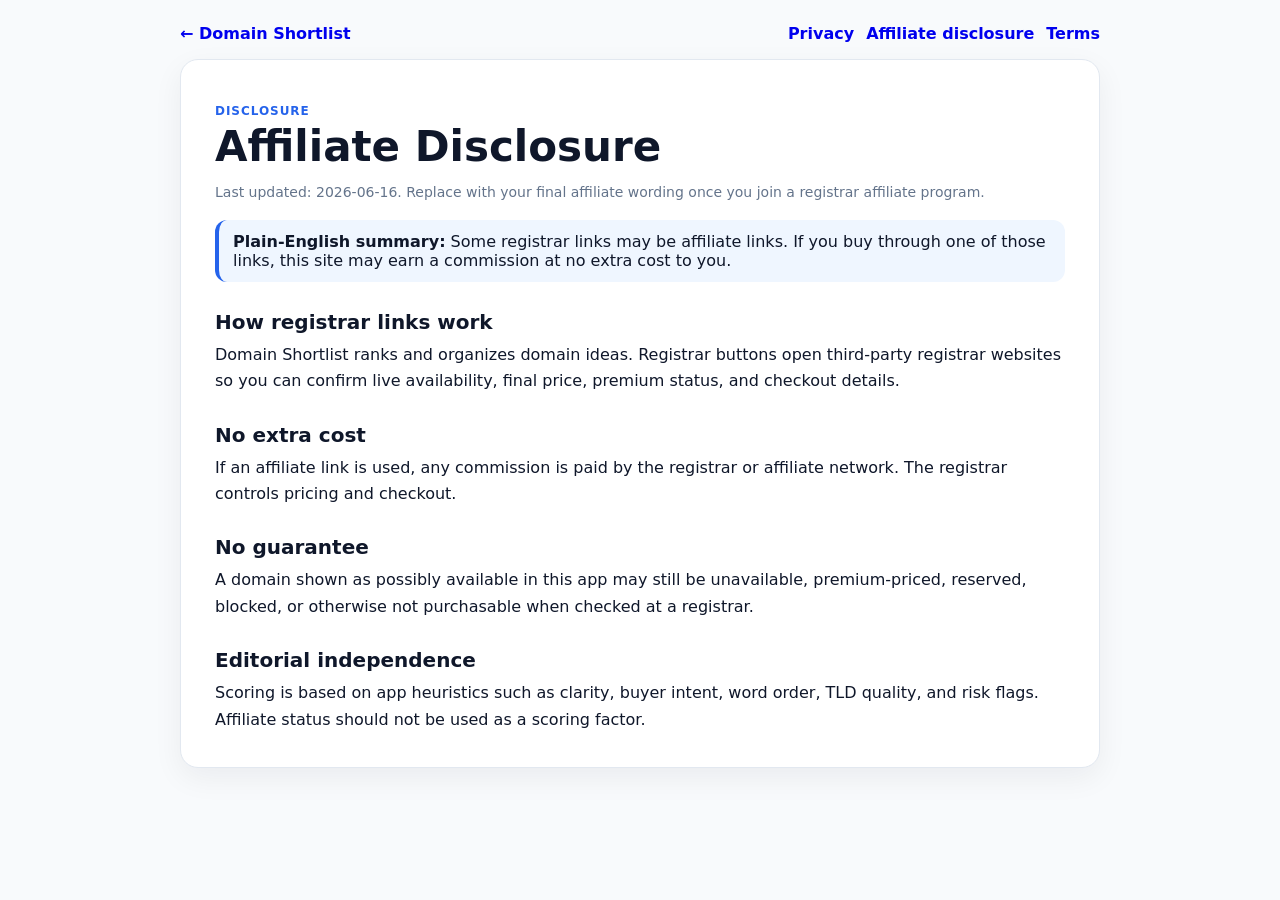
<file: affiliate-disclosure.html>
<!doctype html>
<html lang="en">
<head>
  <meta charset="utf-8" />
  <meta name="viewport" content="width=device-width, initial-scale=1" />
  <title>Affiliate Disclosure — Domain Shortlist</title>
  <meta name="description" content="Affiliate Disclosure for Domain Shortlist." />
  <meta name="robots" content="index,follow" />
  <meta name="theme-color" content="#2563eb" />
  <link rel="icon" href="favicon.svg" type="image/svg+xml" />
  <link rel="stylesheet" href="style.css?v=21-custom-domain-launch-kit" />
</head>
<body>
  <main class="legal-page-shell">
    <nav class="legal-nav" aria-label="Page navigation">
      <a href="index.html">← Domain Shortlist</a>
      <div class="nav-links">
        <a href="privacy.html">Privacy</a>
        <a href="affiliate-disclosure.html">Affiliate disclosure</a>
        <a href="terms.html">Terms</a>
      </div>
    </nav>
    <article class="legal-page">
      <p class="page-kicker">Disclosure</p>
      
      <h1>Affiliate Disclosure</h1>
      <p class="muted">Last updated: 2026-06-16. Replace with your final affiliate wording once you join a registrar affiliate program.</p>
      <div class="callout"><strong>Plain-English summary:</strong> Some registrar links may be affiliate links. If you buy through one of those links, this site may earn a commission at no extra cost to you.</div>
      <h2>How registrar links work</h2>
      <p>Domain Shortlist ranks and organizes domain ideas. Registrar buttons open third-party registrar websites so you can confirm live availability, final price, premium status, and checkout details.</p>
      <h2>No extra cost</h2>
      <p>If an affiliate link is used, any commission is paid by the registrar or affiliate network. The registrar controls pricing and checkout.</p>
      <h2>No guarantee</h2>
      <p>A domain shown as possibly available in this app may still be unavailable, premium-priced, reserved, blocked, or otherwise not purchasable when checked at a registrar.</p>
      <h2>Editorial independence</h2>
      <p>Scoring is based on app heuristics such as clarity, buyer intent, word order, TLD quality, and risk flags. Affiliate status should not be used as a scoring factor.</p>

    </article>
  </main>
</body>
</html>
</file>
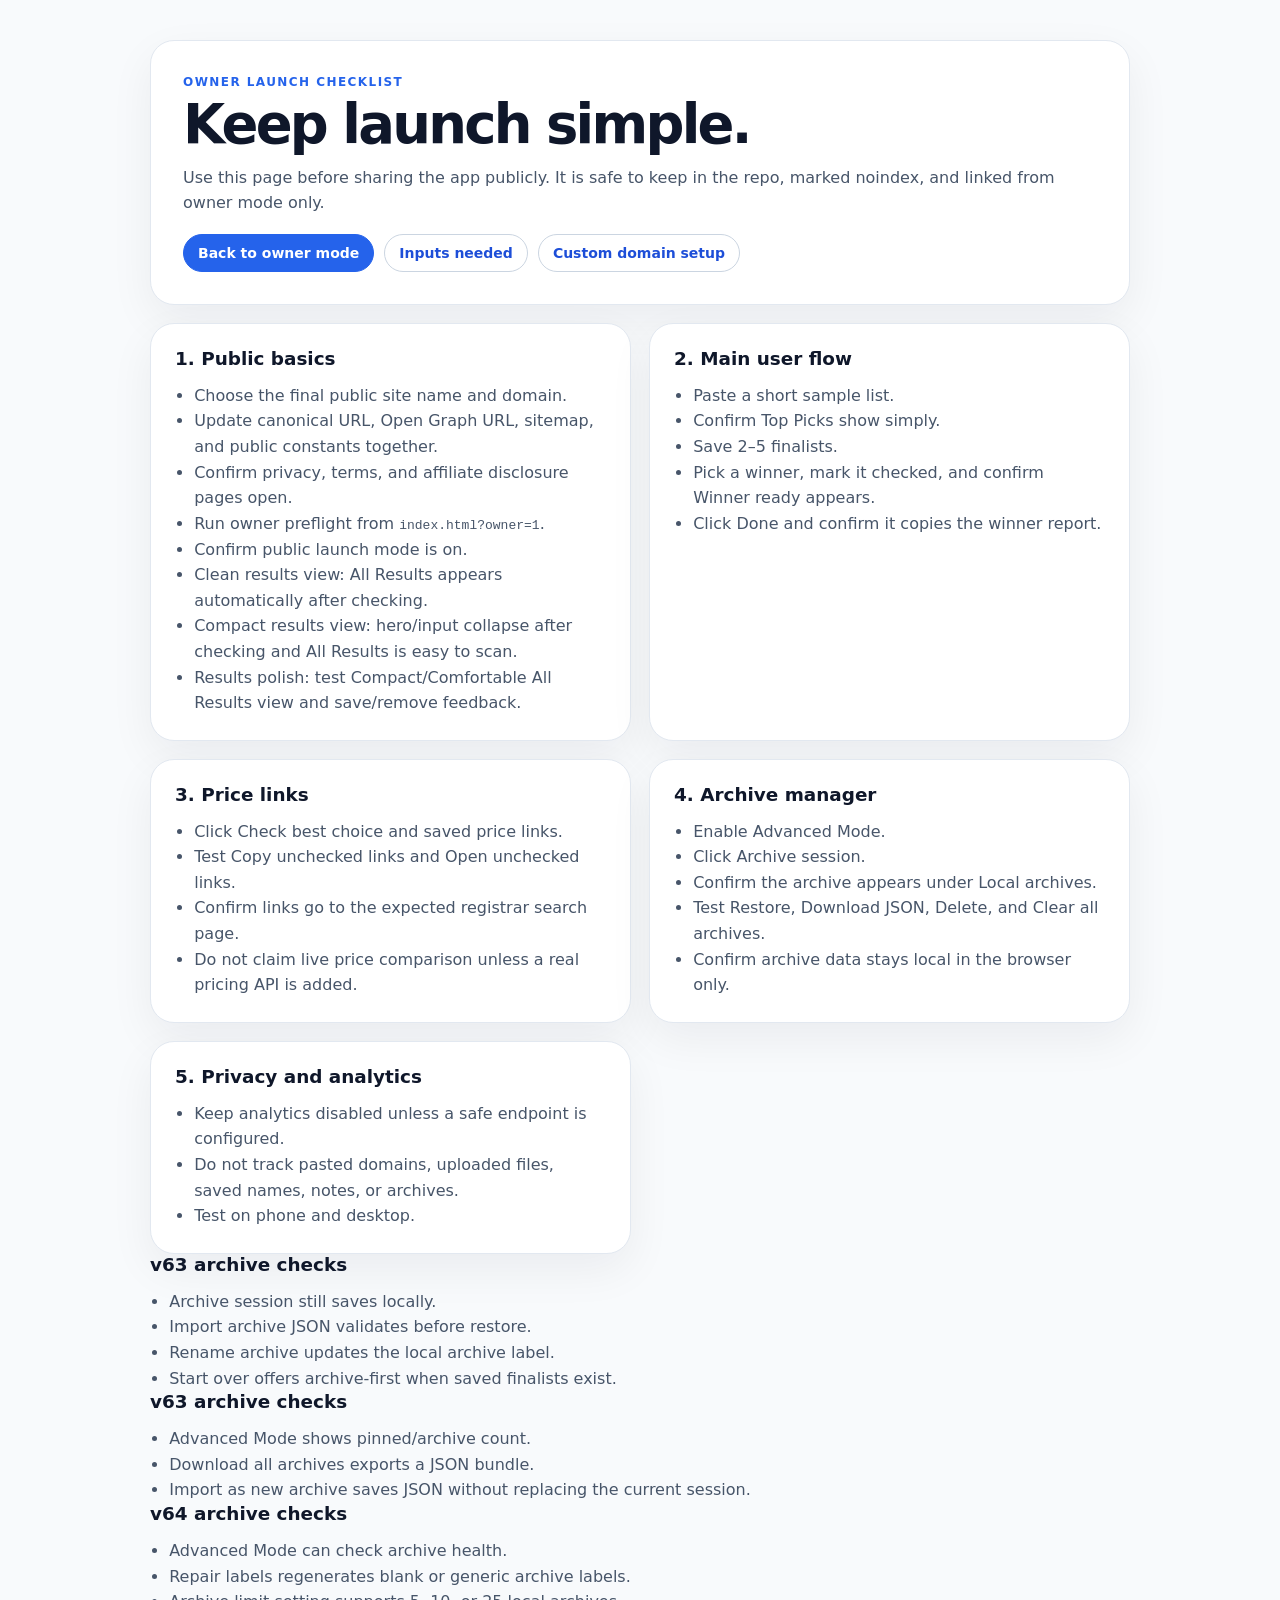
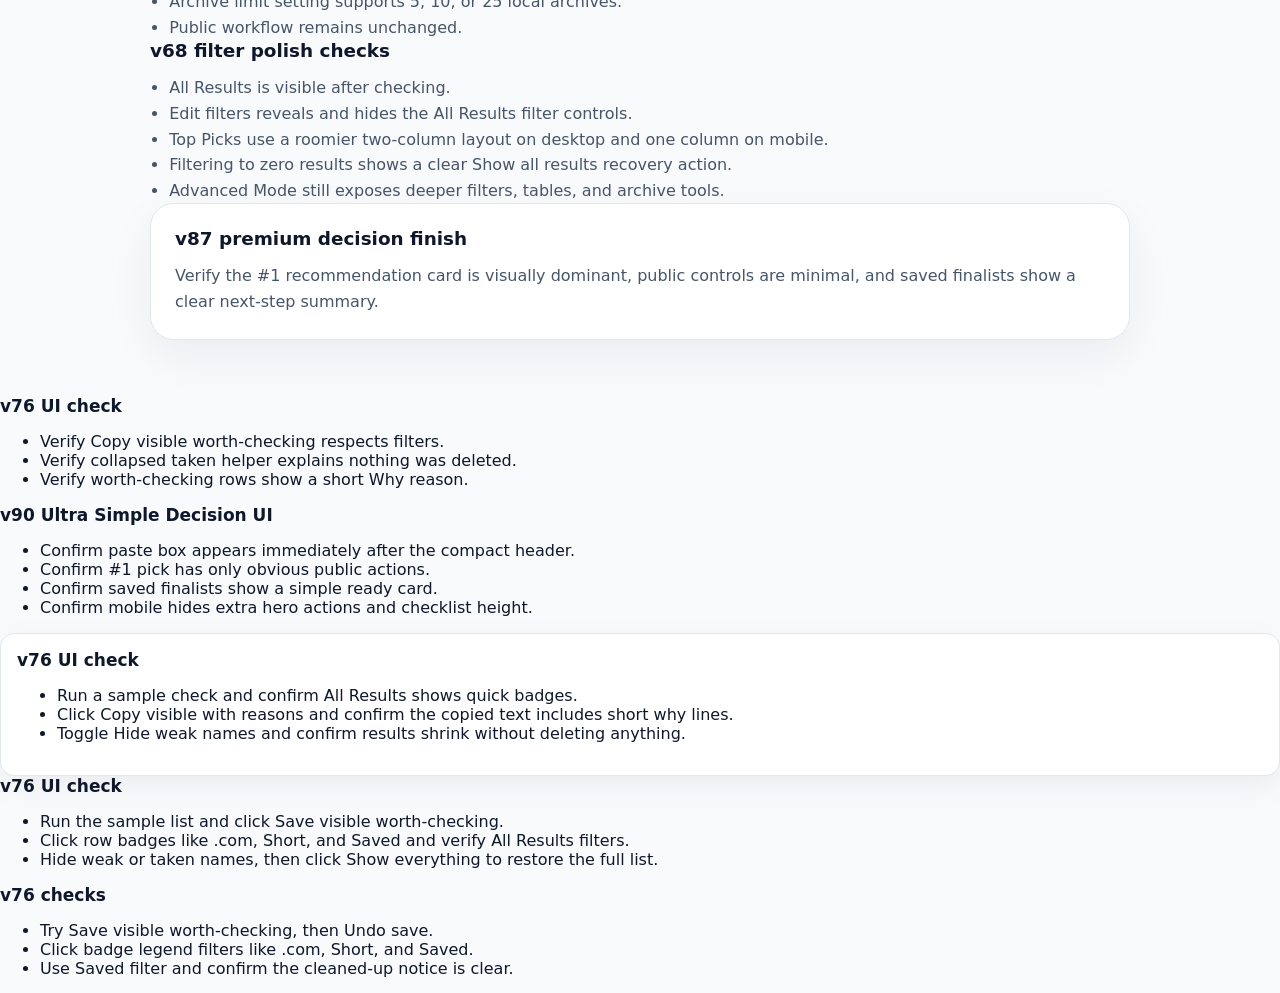
<file: launch-checklist.html>
<!doctype html>
<html lang="en">
<head>
  <meta charset="utf-8" />
  <meta name="viewport" content="width=device-width, initial-scale=1" />
  <meta name="robots" content="noindex,nofollow" />
  <title>Launch Checklist v80</title>
  <link rel="stylesheet" href="style.css?v=69-results-view-polish" />
</head>
<body data-version="v80-no-mistake-simple" class="launch-checklist-page-body">
  <main class="launch-checklist-page">
    <section class="page-hero">
      <p class="eyebrow">Owner launch checklist</p>
      <h1>Keep launch simple.</h1>
      <p>Use this page before sharing the app publicly. It is safe to keep in the repo, marked noindex, and linked from owner mode only.</p>
      <div class="page-actions">
        <a class="button-link primary" href="index.html?owner=1">Back to owner mode</a>
        <a class="button-link" href="LAUNCH_INPUTS_NEEDED.md">Inputs needed</a>
        <a class="button-link" href="CUSTOM_DOMAIN_SETUP.md">Custom domain setup</a>
      </div>
    </section>

    <section class="checklist-grid" aria-label="Launch tasks">
      <article class="checklist-card">
        <h2>1. Public basics</h2>
        <ul>
          <li>Choose the final public site name and domain.</li>
          <li>Update canonical URL, Open Graph URL, sitemap, and public constants together.</li>
          <li>Confirm privacy, terms, and affiliate disclosure pages open.</li>
          <li>Run owner preflight from <code>index.html?owner=1</code>.</li>
          <li>Confirm public launch mode is on.</li>
        <li>Clean results view: All Results appears automatically after checking.</li>
          <li>Compact results view: hero/input collapse after checking and All Results is easy to scan.</li>
          <li>Results polish: test Compact/Comfortable All Results view and save/remove feedback.</li>
</ul>
      </article>

      <article class="checklist-card">
        <h2>2. Main user flow</h2>
        <ul>
          <li>Paste a short sample list.</li>
          <li>Confirm Top Picks show simply.</li>
          <li>Save 2–5 finalists.</li>
          <li>Pick a winner, mark it checked, and confirm Winner ready appears.</li>
          <li>Click Done and confirm it copies the winner report.</li>
        </ul>
      </article>

      <article class="checklist-card">
        <h2>3. Price links</h2>
        <ul>
          <li>Click Check best choice and saved price links.</li>
          <li>Test Copy unchecked links and Open unchecked links.</li>
          <li>Confirm links go to the expected registrar search page.</li>
          <li>Do not claim live price comparison unless a real pricing API is added.</li>
        </ul>
      </article>

      <article class="checklist-card">
        <h2>4. Archive manager</h2>
        <ul>
          <li>Enable Advanced Mode.</li>
          <li>Click Archive session.</li>
          <li>Confirm the archive appears under Local archives.</li>
          <li>Test Restore, Download JSON, Delete, and Clear all archives.</li>
          <li>Confirm archive data stays local in the browser only.</li>
        </ul>
      </article>

      <article class="checklist-card">
        <h2>5. Privacy and analytics</h2>
        <ul>
          <li>Keep analytics disabled unless a safe endpoint is configured.</li>
          <li>Do not track pasted domains, uploaded files, saved names, notes, or archives.</li>
          <li>Test on phone and desktop.</li>
        </ul>
      </article>
    </section>
    <section class="checklist-section">
    <h2>v63 archive checks</h2>
    <ul>
      <li>Archive session still saves locally.</li>
      <li>Import archive JSON validates before restore.</li>
      <li>Rename archive updates the local archive label.</li>
      <li>Start over offers archive-first when saved finalists exist.</li>
    </ul>
  </section>
<section class="check-card"><h2>v63 archive checks</h2><ul><li>Advanced Mode shows pinned/archive count.</li><li>Download all archives exports a JSON bundle.</li><li>Import as new archive saves JSON without replacing the current session.</li></ul></section>
<section class="check-card"><h2>v64 archive checks</h2><ul><li>Advanced Mode can check archive health.</li><li>Repair labels regenerates blank or generic archive labels.</li><li>Archive limit setting supports 5, 10, or 25 local archives.</li><li>Public workflow remains unchanged.</li></ul></section>
<section class="check-card"><h2>v68 filter polish checks</h2><ul><li>All Results is visible after checking.</li><li>Edit filters reveals and hides the All Results filter controls.</li><li>Top Picks use a roomier two-column layout on desktop and one column on mobile.</li><li>Filtering to zero results shows a clear Show all results recovery action.</li><li>Advanced Mode still exposes deeper filters, tables, and archive tools.</li></ul></section>
<section class="checklist-card"><h2>v87 premium decision finish</h2><p>Verify the #1 recommendation card is visually dominant, public controls are minimal, and saved finalists show a clear next-step summary.</p></section></main>
<section><h2>v76 UI check</h2><ul><li>Verify Copy visible worth-checking respects filters.</li><li>Verify collapsed taken helper explains nothing was deleted.</li><li>Verify worth-checking rows show a short Why reason.</li></ul></section>
<section><h2>v90 Ultra Simple Decision UI</h2><ul><li>Confirm paste box appears immediately after the compact header.</li><li>Confirm #1 pick has only obvious public actions.</li><li>Confirm saved finalists show a simple ready card.</li><li>Confirm mobile hides extra hero actions and checklist height.</li></ul></section>
</body>
</html>

<!-- v63 checks: import preview, archive auto-labels, and current-session summary stay inside Advanced Mode. -->

<!-- v63: archive pin/note/import-safety checklist update -->

<!-- v70: Inline All Results details, Taken explanation, and Advanced-only Save all worth-checking. -->


<section class="panel">
  <h2>v76 UI check</h2>
  <ul>
    <li>Run a sample check and confirm All Results shows quick badges.</li>
    <li>Click Copy visible with reasons and confirm the copied text includes short why lines.</li>
    <li>Toggle Hide weak names and confirm results shrink without deleting anything.</li>
  </ul>
</section>

<section><h2>v76 UI check</h2><ul><li>Run the sample list and click Save visible worth-checking.</li><li>Click row badges like .com, Short, and Saved and verify All Results filters.</li><li>Hide weak or taken names, then click Show everything to restore the full list.</li></ul></section>

<section><h2>v76 checks</h2><ul><li>Try Save visible worth-checking, then Undo save.</li><li>Click badge legend filters like .com, Short, and Saved.</li><li>Use Saved filter and confirm the cleaned-up notice is clear.</li></ul></section>

<!-- v80: verify public UI shows fewer choices, short help, and no risky default actions. -->

<!-- v84 UI audit: verify tool-first layout, hidden empty result sections, simplified public controls, and mobile spacing. -->

<!-- v84 Tool-First Final Layout: compact header, cleaner empty paste state, calmer results controls. -->

<!-- v90: First screen simplified; optional ranking hidden; premium decision card polished. -->
</file>
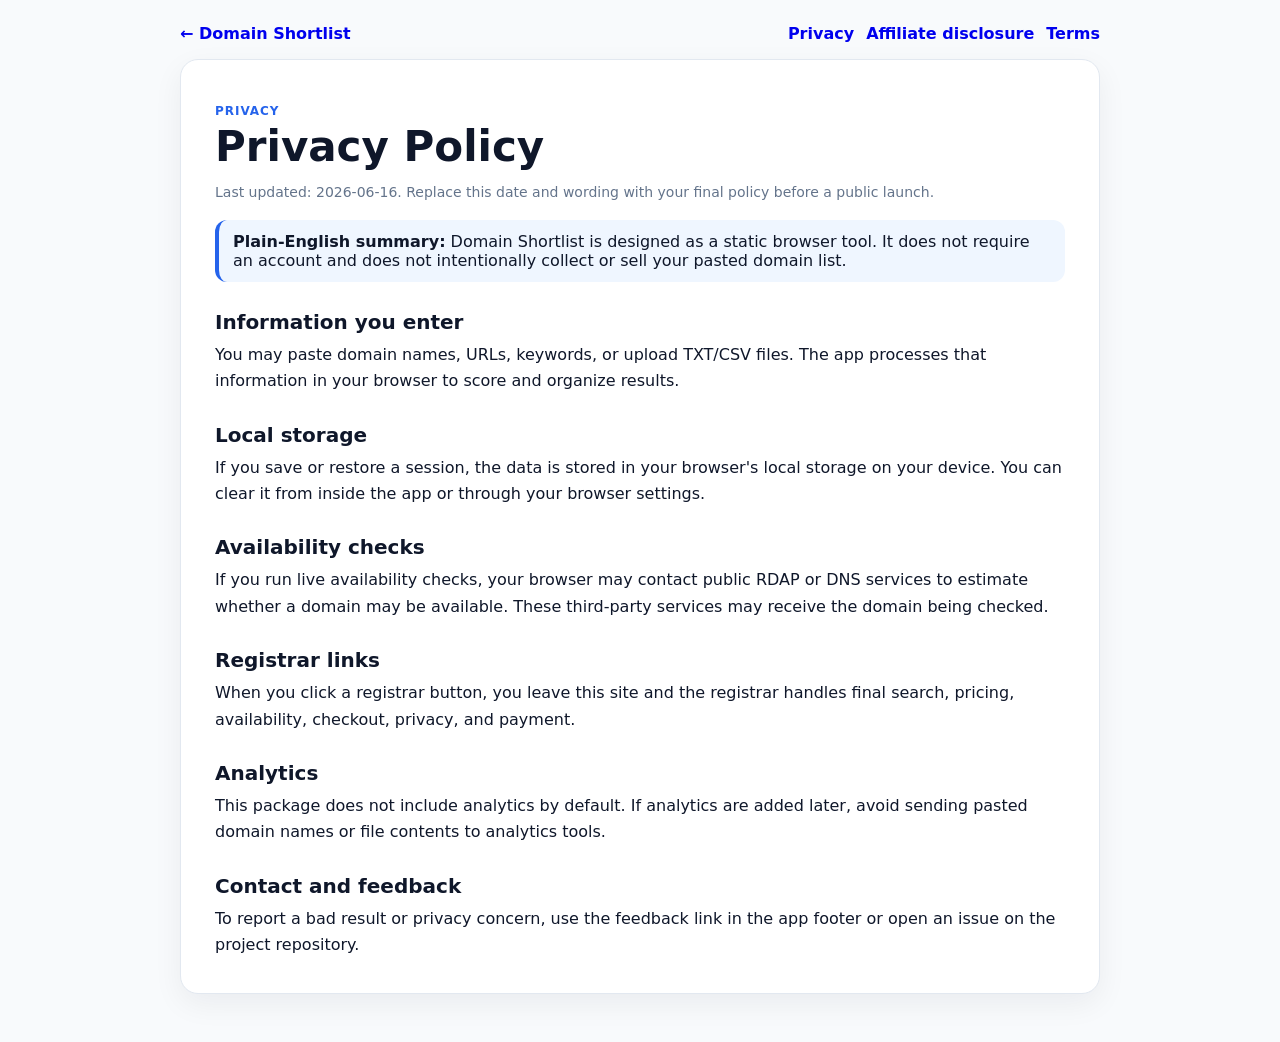
<file: privacy.html>
<!doctype html>
<html lang="en">
<head>
  <meta charset="utf-8" />
  <meta name="viewport" content="width=device-width, initial-scale=1" />
  <title>Privacy Policy — Domain Shortlist</title>
  <meta name="description" content="Privacy Policy for Domain Shortlist." />
  <meta name="robots" content="index,follow" />
  <meta name="theme-color" content="#2563eb" />
  <link rel="icon" href="favicon.svg" type="image/svg+xml" />
  <link rel="stylesheet" href="style.css?v=21-custom-domain-launch-kit" />
</head>
<body>
  <main class="legal-page-shell">
    <nav class="legal-nav" aria-label="Page navigation">
      <a href="index.html">← Domain Shortlist</a>
      <div class="nav-links">
        <a href="privacy.html">Privacy</a>
        <a href="affiliate-disclosure.html">Affiliate disclosure</a>
        <a href="terms.html">Terms</a>
      </div>
    </nav>
    <article class="legal-page">
      <p class="page-kicker">Privacy</p>
      
      <h1>Privacy Policy</h1>
      <p class="muted">Last updated: 2026-06-16. Replace this date and wording with your final policy before a public launch.</p>
      <div class="callout"><strong>Plain-English summary:</strong> Domain Shortlist is designed as a static browser tool. It does not require an account and does not intentionally collect or sell your pasted domain list.</div>
      <h2>Information you enter</h2>
      <p>You may paste domain names, URLs, keywords, or upload TXT/CSV files. The app processes that information in your browser to score and organize results.</p>
      <h2>Local storage</h2>
      <p>If you save or restore a session, the data is stored in your browser's local storage on your device. You can clear it from inside the app or through your browser settings.</p>
      <h2>Availability checks</h2>
      <p>If you run live availability checks, your browser may contact public RDAP or DNS services to estimate whether a domain may be available. These third-party services may receive the domain being checked.</p>
      <h2>Registrar links</h2>
      <p>When you click a registrar button, you leave this site and the registrar handles final search, pricing, availability, checkout, privacy, and payment.</p>
      <h2>Analytics</h2>
      <p>This package does not include analytics by default. If analytics are added later, avoid sending pasted domain names or file contents to analytics tools.</p>
      <h2>Contact and feedback</h2>
      <p>To report a bad result or privacy concern, use the feedback link in the app footer or open an issue on the project repository.</p>

    </article>
  </main>
</body>
</html>
</file>
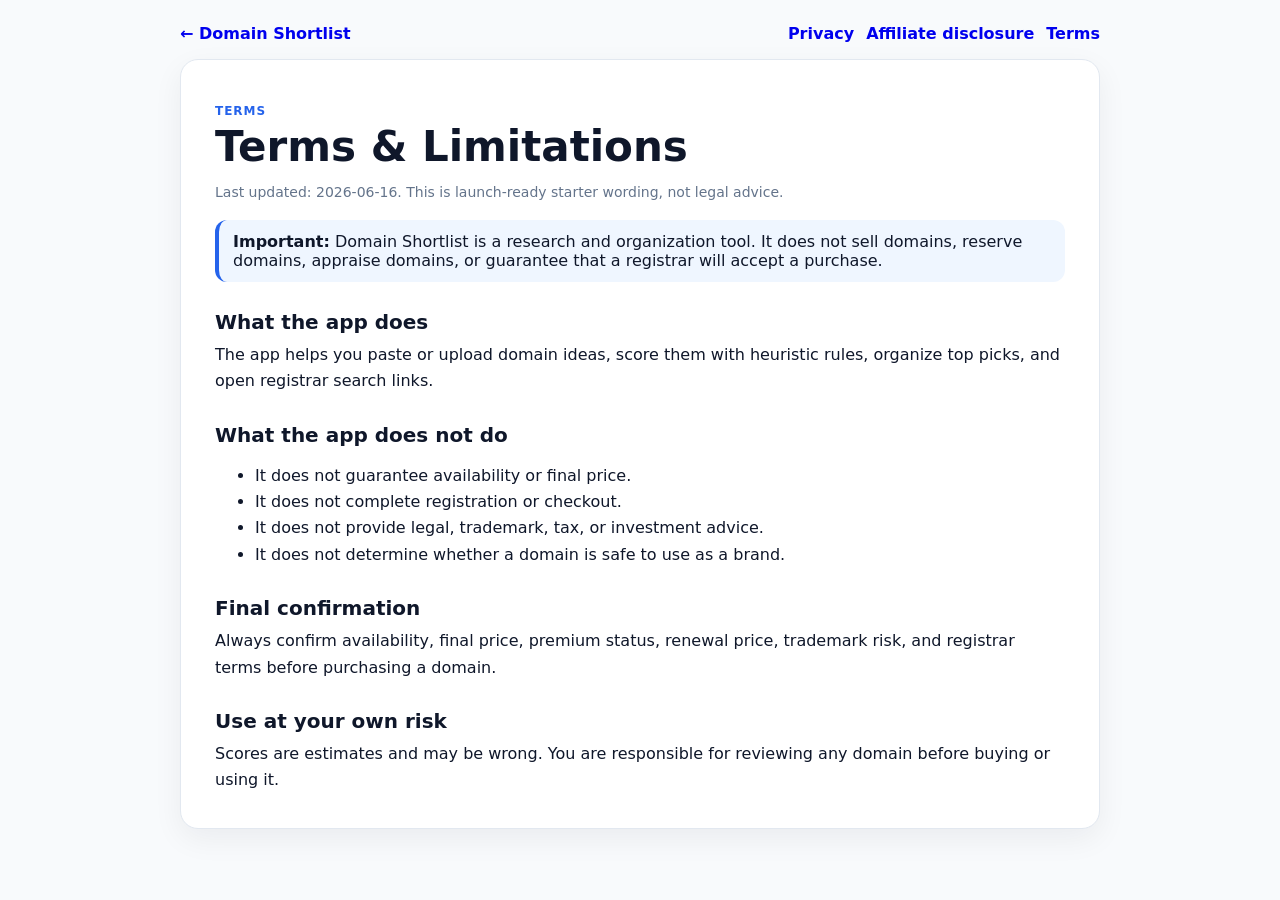
<file: terms.html>
<!doctype html>
<html lang="en">
<head>
  <meta charset="utf-8" />
  <meta name="viewport" content="width=device-width, initial-scale=1" />
  <title>Terms &amp; Limitations — Domain Shortlist</title>
  <meta name="description" content="Terms &amp; Limitations for Domain Shortlist." />
  <meta name="robots" content="index,follow" />
  <meta name="theme-color" content="#2563eb" />
  <link rel="icon" href="favicon.svg" type="image/svg+xml" />
  <link rel="stylesheet" href="style.css?v=21-custom-domain-launch-kit" />
</head>
<body>
  <main class="legal-page-shell">
    <nav class="legal-nav" aria-label="Page navigation">
      <a href="index.html">← Domain Shortlist</a>
      <div class="nav-links">
        <a href="privacy.html">Privacy</a>
        <a href="affiliate-disclosure.html">Affiliate disclosure</a>
        <a href="terms.html">Terms</a>
      </div>
    </nav>
    <article class="legal-page">
      <p class="page-kicker">Terms</p>
      
      <h1>Terms & Limitations</h1>
      <p class="muted">Last updated: 2026-06-16. This is launch-ready starter wording, not legal advice.</p>
      <div class="callout"><strong>Important:</strong> Domain Shortlist is a research and organization tool. It does not sell domains, reserve domains, appraise domains, or guarantee that a registrar will accept a purchase.</div>
      <h2>What the app does</h2>
      <p>The app helps you paste or upload domain ideas, score them with heuristic rules, organize top picks, and open registrar search links.</p>
      <h2>What the app does not do</h2>
      <ul>
        <li>It does not guarantee availability or final price.</li>
        <li>It does not complete registration or checkout.</li>
        <li>It does not provide legal, trademark, tax, or investment advice.</li>
        <li>It does not determine whether a domain is safe to use as a brand.</li>
      </ul>
      <h2>Final confirmation</h2>
      <p>Always confirm availability, final price, premium status, renewal price, trademark risk, and registrar terms before purchasing a domain.</p>
      <h2>Use at your own risk</h2>
      <p>Scores are estimates and may be wrong. You are responsible for reviewing any domain before buying or using it.</p>

    </article>
  </main>
</body>
</html>
</file>
<file: style.css>
:root {
  color-scheme: light;
  --bg: #f6f7fb;
  --panel: #ffffff;
  --text: #111827;
  --muted: #6b7280;
  --border: #d1d5db;
  --primary: #2563eb;
  --primary-hover: #1d4ed8;
  --success: #0f9f6e;
  --success-hover: #047857;
  --danger: #dc2626;
  --danger-hover: #b91c1c;
  --warning: #ca8a04;
  --purple: #7c3aed;
  --shadow: 0 8px 24px rgba(15, 23, 42, 0.08);
}

* { box-sizing: border-box; }
body {
  margin: 0;
  font-family: system-ui, -apple-system, BlinkMacSystemFont, "Segoe UI", sans-serif;
  background: var(--bg);
  color: var(--text);
}

.shell {
  width: min(1600px, calc(100vw - 32px));
  margin: 24px auto 48px;
}

.hero {
  display: flex;
  justify-content: space-between;
  gap: 16px;
  align-items: center;
  margin-bottom: 18px;
}

h1, h2 { margin: 0; }
h1 { font-size: clamp(28px, 3vw, 44px); }
h2 { font-size: 17px; }
p { margin: 8px 0 0; line-height: 1.5; }

.badge {
  white-space: nowrap;
  border: 1px solid #bfdbfe;
  color: #1e40af;
  background: #eff6ff;
  padding: 8px 12px;
  border-radius: 999px;
  font-weight: 700;
}

.panel {
  background: var(--panel);
  border: 1px solid var(--border);
  box-shadow: var(--shadow);
  border-radius: 14px;
  padding: 16px;
  margin-top: 14px;
}

.compact { padding: 14px 16px; }
.panel-title-row {
  display: flex;
  justify-content: space-between;
  align-items: center;
  gap: 12px;
  margin-bottom: 10px;
}

.muted { color: var(--muted); font-size: 14px; }
.subtle {
  color: var(--muted);
  font-size: 12px;
  margin-top: 3px;
  max-width: 340px;
  overflow-wrap: anywhere;
}

textarea {
  width: 100%;
  min-height: 230px;
  resize: vertical;
  border: 1px solid var(--border);
  border-radius: 10px;
  padding: 12px;
  font: 15px/1.45 ui-monospace, SFMono-Regular, Menlo, Consolas, monospace;
}

.button-row {
  display: flex;
  align-items: center;
  gap: 10px;
  margin-top: 12px;
}
.wrap { flex-wrap: wrap; }
.secondary-actions {
  padding-top: 2px;
  border-top: 1px dashed #e5e7eb;
}

button {
  border: 1px solid var(--border);
  background: #fff;
  color: var(--text);
  border-radius: 9px;
  padding: 9px 13px;
  cursor: pointer;
  font-weight: 650;
  font-size: 14px;
}
button:hover { background: #f3f4f6; }
button:disabled { opacity: 0.55; cursor: not-allowed; }
button.primary { background: var(--primary); border-color: var(--primary); color: #fff; }
button.primary:hover { background: var(--primary-hover); }
button.success { background: var(--success); border-color: var(--success); color: #fff; }
button.success:hover { background: var(--success-hover); }
button.danger { background: var(--danger); border-color: var(--danger); color: #fff; }
button.danger:hover { background: var(--danger-hover); }
button.ghost { background: #fff; color: var(--text); }
button.ghost:hover { background: #f3f4f6; }

.options-grid,
.filters-grid {
  display: flex;
  flex-wrap: wrap;
  gap: 14px 18px;
  align-items: center;
  margin-top: 12px;
}
.options-grid label,
.filters-grid label {
  display: inline-flex;
  align-items: center;
  gap: 8px;
  font-size: 14px;
  font-weight: 600;
}
.options-grid label.wide,
.filters-grid label.wide {
  flex: 1 1 320px;
}
.options-grid input[type="number"],
.filters-grid input[type="number"] {
  width: 86px;
  padding: 7px;
  border: 1px solid var(--border);
  border-radius: 8px;
}
.options-grid input[type="text"],
.filters-grid input[type="text"],
.filters-grid input[type="search"],
.filters-grid select,
.options-grid select {
  min-width: 170px;
  padding: 7px 9px;
  border: 1px solid var(--border);
  border-radius: 8px;
  background: #fff;
}
.options-grid label.wide input[type="text"] {
  width: min(420px, 100%);
}
.check input { width: 18px; height: 18px; }

.status-row {
  margin-top: 12px;
  display: grid;
  grid-template-columns: 1fr 260px;
  gap: 14px;
  align-items: center;
}
progress {
  width: 100%;
  height: 18px;
}

.summary-grid {
  display: grid;
  grid-template-columns: repeat(6, minmax(0, 1fr));
  gap: 12px;
  margin-top: 14px;
}
.summary-card {
  background: var(--panel);
  border: 1px solid var(--border);
  border-radius: 14px;
  padding: 14px;
  box-shadow: var(--shadow);
}
.summary-card span {
  display: block;
  font-size: 28px;
  font-weight: 800;
}
.summary-card label {
  display: block;
  color: var(--muted);
  margin-top: 2px;
  font-size: 13px;
}
.summary-card.green { border-left: 6px solid #16a34a; }
.summary-card.red { border-left: 6px solid #dc2626; }
.summary-card.yellow { border-left: 6px solid #eab308; }
.summary-card.gray { border-left: 6px solid #9ca3af; }
.summary-card.purple { border-left: 6px solid var(--purple); }

.table-wrap {
  overflow: auto;
  max-height: 590px;
  border: 1px solid var(--border);
  border-radius: 10px;
}
table {
  width: 100%;
  border-collapse: collapse;
  min-width: 1580px;
  font-size: 14px;
}
th, td {
  border-bottom: 1px solid #e5e7eb;
  padding: 9px 10px;
  vertical-align: top;
  text-align: left;
}
th {
  position: sticky;
  top: 0;
  background: #f9fafb;
  z-index: 1;
  font-weight: 750;
}
tr.available { background: #ecfdf5; }
tr.taken { background: #fef2f2; }
tr.unknown { background: #fffbeb; }
tr.invalid { background: #f3f4f6; }
tr.empty { background: #fff; color: var(--muted); text-align: center; }
.link-pill {
  display: inline-block;
  border-radius: 999px;
  background: #eff6ff;
  border: 1px solid #bfdbfe;
  color: #1d4ed8;
  padding: 5px 10px;
  text-decoration: none;
  font-weight: 750;
  white-space: nowrap;
}
.link-pill:hover { background: #dbeafe; }
.star-button {
  font-size: 24px;
  line-height: 1;
  padding: 3px 7px;
  color: #9ca3af;
  border: 0;
  background: transparent;
}
.star-button:hover {
  background: #fef3c7;
  color: #f59e0b;
}
.star-button.is-favorite {
  color: #f59e0b;
}
.score-badge {
  display: inline-flex;
  min-width: 44px;
  justify-content: center;
  align-items: center;
  border-radius: 999px;
  padding: 5px 9px;
  font-weight: 800;
  border: 1px solid transparent;
}
.score-high {
  color: #065f46;
  background: #d1fae5;
  border-color: #a7f3d0;
}
.score-mid {
  color: #92400e;
  background: #fef3c7;
  border-color: #fde68a;
}
.score-low {
  color: #991b1b;
  background: #fee2e2;
  border-color: #fecaca;
}
.note { color: #374151; }

@media (max-width: 1100px) {
  .summary-grid { grid-template-columns: repeat(3, minmax(0, 1fr)); }
}

@media (max-width: 900px) {
  .hero { align-items: flex-start; flex-direction: column; }
  .status-row { grid-template-columns: 1fr; }
  .summary-grid { grid-template-columns: repeat(2, minmax(0, 1fr)); }
  .options-grid label.wide input[type="text"] { width: 100%; }
}

.advanced-panel details {
  border: 1px dashed #d1d5db;
  border-radius: 12px;
  padding: 10px 12px;
  background: #fbfdff;
}
.advanced-panel summary {
  cursor: pointer;
  display: flex;
  justify-content: space-between;
  gap: 12px;
  align-items: baseline;
  font-weight: 800;
}
.advanced-panel summary small {
  color: var(--muted);
  font-weight: 600;
}
.advanced-grid select {
  min-width: 170px;
  padding: 7px 9px;
  border: 1px solid var(--border);
  border-radius: 8px;
  background: #fff;
}
.advanced-help { margin-top: 10px; }

.rating-pill {
  display: inline-flex;
  border-radius: 999px;
  padding: 5px 9px;
  font-weight: 800;
  border: 1px solid transparent;
  white-space: nowrap;
}
.rating-high {
  color: #065f46;
  background: #d1fae5;
  border-color: #a7f3d0;
}
.rating-mid {
  color: #92400e;
  background: #fef3c7;
  border-color: #fde68a;
}
.rating-low {
  color: #991b1b;
  background: #fee2e2;
  border-color: #fecaca;
}
.score-details {
  max-width: 420px;
}
.score-details summary {
  cursor: pointer;
  line-height: 1.35;
  font-weight: 650;
}
.score-details div {
  margin-top: 6px;
  color: var(--muted);
  font-size: 12px;
  line-height: 1.4;
}

.results-title-row {
  align-items: flex-start;
  gap: 12px;
}

.results-actions {
  display: flex;
  flex-wrap: wrap;
  gap: 8px;
  align-items: center;
  justify-content: flex-end;
}

.results-actions button {
  padding: 7px 10px;
}

/* Public beta polish */
.badge-group {
  display: flex;
  gap: 8px;
  flex-wrap: wrap;
  justify-content: flex-end;
}
.subtle-badge {
  color: #374151;
  border-color: #d1d5db;
  background: #f9fafb;
}
.hero-steps {
  display: flex;
  flex-wrap: wrap;
  gap: 8px;
  margin-top: 12px;
}
.hero-steps span {
  display: inline-flex;
  align-items: center;
  border: 1px solid #dbeafe;
  background: #eff6ff;
  color: #1d4ed8;
  border-radius: 999px;
  padding: 6px 10px;
  font-size: 13px;
  font-weight: 750;
}
.trust-grid {
  display: grid;
  grid-template-columns: repeat(3, minmax(0, 1fr));
  gap: 12px;
  margin-top: 14px;
}
.trust-card {
  background: #fff;
  border: 1px solid var(--border);
  border-radius: 14px;
  padding: 14px;
  box-shadow: var(--shadow);
}
.trust-card strong {
  display: block;
  margin-bottom: 5px;
  font-size: 15px;
}
.trust-card span {
  display: block;
  color: var(--muted);
  font-size: 13px;
  line-height: 1.45;
}
.intro-panel {
  background: linear-gradient(180deg, #ffffff, #f8fbff);
}
.steps-list {
  margin: 10px 0 0 20px;
  padding: 0;
  line-height: 1.55;
  color: #374151;
}
.workflow-callout {
  border: 1px solid #bbf7d0;
  background: #f0fdf4;
  color: #166534;
  border-radius: 12px;
  padding: 10px 12px;
  line-height: 1.4;
}
.public-note {
  border-left: 6px solid var(--warning);
}
.faq-panel details {
  border-top: 1px solid #e5e7eb;
  padding: 12px 0;
}
.faq-panel details:first-of-type {
  margin-top: 8px;
}
.faq-panel summary {
  cursor: pointer;
  font-weight: 800;
}
.faq-panel p {
  color: var(--muted);
}
@media (max-width: 900px) {
  .trust-grid { grid-template-columns: 1fr; }
  .badge-group { justify-content: flex-start; }
}

/* Usability v12 cleanup */
.keyword-helper {
  margin-top: 12px;
  border: 1px solid #dbeafe;
  background: #f8fbff;
  border-radius: 12px;
  padding: 12px;
}
.keyword-helper label {
  display: grid;
  grid-template-columns: minmax(180px, 260px) 1fr;
  gap: 12px;
  align-items: center;
  font-weight: 800;
}
.keyword-helper label span {
  display: block;
  font-weight: 600;
  margin-top: 2px;
}
.keyword-helper input {
  width: 100%;
  padding: 9px 10px;
  border: 1px solid var(--border);
  border-radius: 9px;
  background: #fff;
}
.keyword-helper p {
  margin-top: 7px;
  font-size: 13px;
}
.primary-actions {
  padding: 2px 0 4px;
}
.primary-actions button {
  padding: 10px 15px;
}
.action-group {
  border: 1px dashed #d1d5db;
  border-radius: 12px;
  margin-top: 12px;
  padding: 10px 12px;
  background: #fbfdff;
}
.action-group summary {
  cursor: pointer;
  font-weight: 800;
  color: #374151;
}
.action-group[open] summary {
  margin-bottom: 8px;
}
.next-steps-panel {
  margin-top: 12px;
  display: flex;
  justify-content: space-between;
  align-items: center;
  gap: 14px;
  border: 1px solid #bfdbfe;
  background: #eff6ff;
  color: #1e3a8a;
  border-radius: 12px;
  padding: 12px;
}
.next-steps-panel strong {
  display: block;
  margin-bottom: 3px;
}
.next-steps-panel span {
  display: block;
  line-height: 1.4;
}
.next-step-buttons {
  display: flex;
  flex-wrap: wrap;
  gap: 8px;
  justify-content: flex-end;
}
.is-hidden {
  display: none !important;
}
tr.empty td {
  padding: 22px 12px;
  text-align: center;
  line-height: 1.55;
}
@media (max-width: 900px) {
  .keyword-helper label {
    grid-template-columns: 1fr;
  }
  .next-steps-panel {
    align-items: flex-start;
    flex-direction: column;
  }
  .next-step-buttons {
    justify-content: flex-start;
  }
}

.affiliate-card {
  border-color: #dbeafe;
}

.affiliate-inline {
  align-self: end;
  margin: 0;
  grid-column: span 2;
}

@media (max-width: 760px) {
  .affiliate-inline {
    grid-column: span 1;
  }
}

/* Top Picks card experience v17 */
.top-picks-panel {
  border-color: #bfdbfe;
  background: linear-gradient(180deg, #ffffff, #f8fbff);
}
.top-picks-title-row {
  align-items: flex-start;
}
.top-picks-title-row p {
  margin-top: 5px;
}
.top-picks-controls {
  display: flex;
  flex-wrap: wrap;
  gap: 8px;
  align-items: center;
  justify-content: flex-end;
}
.top-picks-controls button {
  padding: 8px 10px;
}
.top-picks-empty {
  border: 1px dashed #bfdbfe;
  background: #eff6ff;
  color: #1e3a8a;
  border-radius: 12px;
  padding: 14px;
  display: grid;
  gap: 4px;
  line-height: 1.45;
}
.top-picks-empty span {
  color: #334155;
}
.top-picks-grid {
  display: grid;
  grid-template-columns: repeat(3, minmax(0, 1fr));
  gap: 12px;
  margin-top: 12px;
}
.top-pick-card {
  background: #ffffff;
  border: 1px solid #dbeafe;
  border-radius: 16px;
  padding: 14px;
  box-shadow: 0 10px 26px rgba(15, 23, 42, 0.08);
  display: flex;
  flex-direction: column;
  gap: 10px;
  min-height: 260px;
}
.top-pick-card.score-high {
  border-color: #a7f3d0;
}
.top-pick-card.score-mid {
  border-color: #fde68a;
}
.top-pick-card.score-low {
  border-color: #fecaca;
}
.top-pick-card-head {
  display: flex;
  justify-content: space-between;
  gap: 8px;
  align-items: center;
}
.top-pick-rank {
  display: inline-flex;
  align-items: center;
  border-radius: 999px;
  padding: 4px 9px;
  background: #eff6ff;
  color: #1d4ed8;
  border: 1px solid #bfdbfe;
  font-weight: 800;
  font-size: 13px;
}
.top-pick-domain {
  font-size: clamp(18px, 2vw, 24px);
  font-weight: 850;
  line-height: 1.15;
  overflow-wrap: anywhere;
}
.top-pick-meta {
  display: flex;
  flex-wrap: wrap;
  align-items: center;
  gap: 7px 10px;
  color: #4b5563;
  font-size: 13px;
  font-weight: 650;
}
.top-pick-why {
  margin: 0;
  color: #374151;
  line-height: 1.45;
}
.top-pick-details {
  border: 1px solid #e5e7eb;
  border-radius: 10px;
  padding: 8px 10px;
  background: #f9fafb;
}
.top-pick-details summary {
  cursor: pointer;
  font-weight: 800;
  font-size: 13px;
}
.top-pick-details p {
  color: var(--muted);
  font-size: 12px;
  margin-top: 6px;
}
.top-pick-tags {
  display: flex;
  flex-wrap: wrap;
  gap: 6px;
  margin-top: auto;
}
.card-tag {
  display: inline-flex;
  align-items: center;
  border-radius: 999px;
  padding: 4px 8px;
  font-size: 12px;
  font-weight: 800;
  border: 1px solid #e5e7eb;
  background: #f9fafb;
  color: #374151;
}
.card-tag.good {
  color: #065f46;
  background: #ecfdf5;
  border-color: #a7f3d0;
}
.card-tag.risk {
  color: #92400e;
  background: #fffbeb;
  border-color: #fde68a;
}
.card-tag.tld {
  color: #1e40af;
  background: #eff6ff;
  border-color: #bfdbfe;
}
.top-pick-actions {
  display: flex;
  flex-wrap: wrap;
  gap: 8px;
  align-items: center;
}
.top-pick-cta {
  display: inline-flex;
  align-items: center;
  justify-content: center;
  border-radius: 10px;
  background: var(--success);
  border: 1px solid var(--success);
  color: #fff;
  padding: 9px 12px;
  text-decoration: none;
  font-weight: 850;
}
.top-pick-cta:hover {
  background: var(--success-hover);
}
@media (max-width: 1200px) {
  .top-picks-grid { grid-template-columns: repeat(2, minmax(0, 1fr)); }
}
@media (max-width: 760px) {
  .top-picks-title-row {
    flex-direction: column;
    align-items: flex-start;
  }
  .top-picks-controls {
    justify-content: flex-start;
  }
  .top-picks-grid { grid-template-columns: 1fr; }
  .top-pick-card { min-height: auto; }
}
.top-pick-card.score-high,
.top-pick-card.score-mid,
.top-pick-card.score-low {
  background: #ffffff;
  color: var(--text);
}

/* Public launch polish v18 */
.skip-link {
  position: absolute;
  left: 16px;
  top: -48px;
  z-index: 1000;
  background: #111827;
  color: #fff;
  padding: 10px 12px;
  border-radius: 10px;
  text-decoration: none;
  font-weight: 800;
}
.skip-link:focus {
  top: 16px;
}
.sr-only {
  position: absolute;
  width: 1px;
  height: 1px;
  padding: 0;
  margin: -1px;
  overflow: hidden;
  clip: rect(0, 0, 0, 0);
  white-space: nowrap;
  border: 0;
}
.launch-hero {
  align-items: flex-start;
  padding: 8px 0 4px;
}
.hero-copy {
  max-width: 840px;
}
.eyebrow {
  margin: 0 0 8px;
  color: #1d4ed8;
  font-weight: 850;
  letter-spacing: 0.02em;
  text-transform: uppercase;
  font-size: 12px;
}
.hero-actions {
  display: flex;
  flex-wrap: wrap;
  gap: 10px;
  margin-top: 14px;
}
.button-link {
  display: inline-flex;
  align-items: center;
  justify-content: center;
  border: 1px solid var(--border);
  background: #fff;
  color: var(--text);
  border-radius: 9px;
  padding: 9px 13px;
  font-weight: 750;
  font-size: 14px;
  text-decoration: none;
}
.button-link:hover {
  background: #f3f4f6;
}
.button-link.primary {
  background: var(--primary);
  border-color: var(--primary);
  color: #fff;
}
.button-link.primary:hover {
  background: var(--primary-hover);
}
.button-link.ghost {
  background: #fff;
  color: var(--text);
}
.hero-proof {
  display: grid;
  justify-items: end;
  gap: 8px;
  min-width: min(100%, 360px);
  text-align: right;
}
.hero-proof p {
  color: var(--muted);
  max-width: 300px;
  font-size: 13px;
}
.launch-trust-grid {
  grid-template-columns: repeat(4, minmax(0, 1fr));
}
.launch-intro {
  display: grid;
  grid-template-columns: 1fr minmax(220px, 360px);
  gap: 16px;
  align-items: center;
}
.launch-note-card {
  border: 1px solid #bbf7d0;
  background: #f0fdf4;
  color: #166534;
  border-radius: 12px;
  padding: 12px;
  line-height: 1.45;
}
.launch-note-card strong,
.launch-note-card span {
  display: block;
}
.launch-note-card span {
  margin-top: 4px;
}
.input-panel textarea {
  min-height: 250px;
}
.launch-keyword-helper small {
  display: block;
  color: var(--muted);
  font-size: 12px;
  font-weight: 650;
  margin-top: 2px;
}
.settings-panel {
  background: #fff;
}
.primary-actions {
  border-top: 0;
}
.registrar-reminder {
  margin-top: 10px;
}
.feedback-panel {
  display: flex;
  justify-content: space-between;
  align-items: center;
  gap: 14px;
  background: linear-gradient(180deg, #ffffff, #fbfdff);
}
.feedback-actions {
  display: flex;
  flex-wrap: wrap;
  gap: 8px;
  justify-content: flex-end;
}
.public-note-grid {
  display: grid;
  grid-template-columns: repeat(3, minmax(0, 1fr));
  gap: 14px;
}
.public-note-grid p {
  margin: 0;
  color: #374151;
}
.site-footer {
  margin-top: 18px;
  padding: 18px 2px 4px;
  display: flex;
  justify-content: space-between;
  align-items: flex-start;
  gap: 20px;
  color: var(--muted);
  font-size: 13px;
}
.site-footer strong {
  color: var(--text);
  font-size: 15px;
}
.site-footer p {
  max-width: 680px;
}
.site-footer nav {
  display: flex;
  flex-wrap: wrap;
  gap: 10px;
  justify-content: flex-end;
}
.site-footer a {
  color: #1d4ed8;
  font-weight: 750;
  text-decoration: none;
}
.site-footer a:hover {
  text-decoration: underline;
}
.noscript-warning {
  position: fixed;
  inset: auto 16px 16px 16px;
  background: #111827;
  color: #fff;
  padding: 12px 14px;
  border-radius: 12px;
  z-index: 1000;
  box-shadow: var(--shadow);
}
button:focus-visible,
a:focus-visible,
input:focus-visible,
select:focus-visible,
textarea:focus-visible,
summary:focus-visible {
  outline: 3px solid #93c5fd;
  outline-offset: 2px;
}
@media (max-width: 1200px) {
  .launch-trust-grid {
    grid-template-columns: repeat(2, minmax(0, 1fr));
  }
  .public-note-grid {
    grid-template-columns: 1fr;
  }
}
@media (max-width: 900px) {
  .launch-hero {
    flex-direction: column;
  }
  .hero-proof {
    justify-items: start;
    text-align: left;
  }
  .launch-intro {
    grid-template-columns: 1fr;
  }
  .feedback-panel,
  .site-footer {
    flex-direction: column;
    align-items: flex-start;
  }
  .feedback-actions,
  .site-footer nav {
    justify-content: flex-start;
  }
}
@media (max-width: 700px) {
  .launch-trust-grid {
    grid-template-columns: 1fr;
  }
  .hero-actions .button-link,
  .hero-actions button,
  .primary-actions button,
  .next-step-buttons button,
  .feedback-actions .button-link {
    width: 100%;
  }
}

/* v19 simple mode / advanced mode */
.simple-settings-panel {
  border-color: #bfdbfe;
  background: linear-gradient(180deg, #ffffff, #f8fbff);
}
.simple-options-grid {
  align-items: flex-start;
}
.simple-options-grid > label:not(.check) {
  min-width: 240px;
}
.advanced-toggle {
  display: inline-flex;
  align-items: center;
  gap: 8px;
  border: 1px solid var(--border);
  background: #fff;
  padding: 8px 10px;
  border-radius: 999px;
  font-weight: 800;
  white-space: nowrap;
  cursor: pointer;
}
.advanced-toggle input {
  width: 18px;
  height: 18px;
  accent-color: var(--primary);
}
.large-batch-toggle {
  min-height: 42px;
  padding: 9px 11px;
  border: 1px solid #bfdbfe;
  border-radius: 10px;
  background: #eff6ff;
}
.advanced-only {
  display: none;
}
body.advanced-mode .advanced-only {
  display: block;
}
body.advanced-mode details.advanced-only {
  display: block;
}
body.advanced-mode .action-group.advanced-only {
  display: block;
}
#advancedControlsPanel {
  background: #fbfdff;
}
#advancedControlsPanel details + details {
  margin-top: 10px;
}
.filters-panel.advanced-only {
  border-style: dashed;
}
.results-panel {
  scroll-margin-top: 16px;
}
@media (max-width: 720px) {
  .simple-settings-panel .panel-title-row {
    align-items: flex-start;
    flex-direction: column;
  }
  .advanced-toggle {
    width: 100%;
    justify-content: center;
  }
  .simple-options-grid > label:not(.check),
  .simple-options-grid .large-batch-toggle {
    width: 100%;
  }
}

/* v20 public front-end polish */
.v20-hero {
  display: grid;
  grid-template-columns: minmax(0, 1fr) minmax(280px, 420px);
  gap: 22px;
  align-items: stretch;
  background:
    radial-gradient(circle at top left, rgba(37, 99, 235, 0.12), transparent 32%),
    linear-gradient(180deg, #ffffff, #f8fbff);
  border: 1px solid #dbeafe;
  border-radius: 22px;
  box-shadow: 0 18px 48px rgba(15, 23, 42, 0.10);
  padding: clamp(18px, 3vw, 34px);
  margin-bottom: 16px;
}
.wordmark {
  display: inline-flex;
  align-items: center;
  gap: 10px;
  margin-bottom: 14px;
  font-weight: 900;
  color: #0f172a;
}
.wordmark-mark {
  display: inline-grid;
  place-items: center;
  width: 38px;
  height: 38px;
  border-radius: 12px;
  background: var(--primary);
  color: #fff;
  font-size: 13px;
  letter-spacing: 0.04em;
  box-shadow: 0 10px 24px rgba(37, 99, 235, 0.30);
}
.v20-hero h1 {
  max-width: 820px;
  letter-spacing: -0.04em;
  line-height: 0.98;
}
.hero-subtitle {
  max-width: 800px;
  color: #475569;
  font-size: clamp(16px, 1.6vw, 19px);
  margin-top: 14px;
}
.hero-steps span b {
  display: inline-grid;
  place-items: center;
  width: 20px;
  height: 20px;
  margin-right: 6px;
  border-radius: 999px;
  background: #1d4ed8;
  color: #fff;
  font-size: 12px;
}
.launch-proof-card {
  align-self: stretch;
  background: #0f172a;
  color: #fff;
  border-radius: 18px;
  padding: 18px;
  display: grid;
  gap: 12px;
  text-align: left;
  min-width: 0;
}
.launch-proof-card .badge-group {
  justify-content: flex-start;
  margin-top: 2px;
}
.launch-proof-card .badge {
  background: rgba(255, 255, 255, 0.10);
  border-color: rgba(255, 255, 255, 0.22);
  color: #fff;
}
.proof-stat {
  border: 1px solid rgba(255, 255, 255, 0.14);
  background: rgba(255, 255, 255, 0.06);
  border-radius: 14px;
  padding: 12px;
}
.proof-stat strong,
.proof-stat span {
  display: block;
}
.proof-stat span {
  color: #cbd5e1;
  margin-top: 4px;
  font-size: 13px;
  line-height: 1.45;
}
.step-cards {
  display: grid;
  grid-template-columns: repeat(3, minmax(0, 1fr));
  gap: 10px;
  margin: 12px 0 0;
  list-style: none;
}
.step-cards li {
  border: 1px solid #dbeafe;
  background: #fff;
  border-radius: 14px;
  padding: 12px;
}
.step-cards li strong,
.step-cards li span {
  display: block;
}
.step-cards li span {
  margin-top: 5px;
  color: var(--muted);
  font-size: 13px;
}
.large-list-panel {
  display: flex;
  justify-content: space-between;
  align-items: center;
  gap: 14px;
  border: 1px solid #fde68a;
  background: #fffbeb;
  color: #78350f;
  border-radius: 14px;
  padding: 13px 14px;
  margin-top: 12px;
}
.large-list-panel strong,
.large-list-panel span {
  display: block;
}
.large-list-panel span {
  color: #92400e;
  margin-top: 3px;
  line-height: 1.4;
}
.large-list-actions {
  display: flex;
  flex-wrap: wrap;
  gap: 8px;
  justify-content: flex-end;
}
.top-pick-card {
  position: relative;
  overflow: hidden;
}
.top-pick-card::before {
  content: "";
  position: absolute;
  inset: 0 0 auto;
  height: 5px;
  background: #bfdbfe;
}
.top-pick-card.score-high::before { background: #34d399; }
.top-pick-card.score-mid::before { background: #fbbf24; }
.top-pick-card.score-low::before { background: #f87171; }
.top-pick-card-section {
  border: 1px solid #e5e7eb;
  border-radius: 12px;
  padding: 9px;
  background: #fbfdff;
}
.top-pick-card-section > span {
  display: block;
  margin-bottom: 7px;
  color: #475569;
  font-size: 12px;
  font-weight: 850;
  text-transform: uppercase;
  letter-spacing: 0.025em;
}
.results-panel {
  margin-top: 16px;
}
.results-title-row h2::after {
  content: "Advanced";
  display: inline-flex;
  margin-left: 8px;
  padding: 3px 7px;
  border-radius: 999px;
  background: #f1f5f9;
  color: #475569;
  font-size: 11px;
  vertical-align: middle;
}
@media (max-width: 980px) {
  .v20-hero,
  .step-cards {
    grid-template-columns: 1fr;
  }
  .launch-proof-card {
    width: 100%;
  }
}
@media (max-width: 760px) {
  .shell {
    width: min(100% - 20px, 1600px);
    margin-top: 10px;
  }
  .v20-hero {
    border-radius: 18px;
    padding: 18px;
  }
  .hero-actions .button-link,
  .hero-actions button,
  .large-list-actions button,
  .top-pick-actions .top-pick-cta,
  .top-pick-actions button {
    width: 100%;
  }
  .large-list-panel {
    flex-direction: column;
    align-items: stretch;
  }
  .large-list-actions {
    justify-content: stretch;
  }
  .top-pick-card {
    border-radius: 14px;
    padding: 13px;
  }
  .top-pick-domain {
    font-size: 20px;
  }
  .results-panel {
    display: none;
  }
  body.advanced-mode .results-panel {
    display: block;
  }
}


/* v21 custom-domain launch kit */
.launch-ready-card a,
.launch-page-links a,
.site-footer a,
.legal-page a { color: var(--primary); }
.launch-page-links { margin-top: 8px; }
.launch-checklist-panel .button-link { white-space: nowrap; }
.launch-mini-grid {
  display: grid;
  grid-template-columns: repeat(3, minmax(0, 1fr));
  gap: 12px;
  margin-top: 12px;
}
.launch-mini-grid > div {
  border: 1px solid #dbeafe;
  background: #f8fbff;
  border-radius: 14px;
  padding: 14px;
}
.launch-mini-grid strong { display: block; margin-bottom: 5px; }
.launch-mini-grid span { color: var(--muted); font-size: 14px; line-height: 1.45; }
.launch-mini-grid code {
  background: #eef2ff;
  border: 1px solid #c7d2fe;
  border-radius: 6px;
  padding: 1px 5px;
}
.legal-page-shell {
  width: min(920px, calc(100vw - 32px));
  margin: 24px auto 48px;
}
.legal-page {
  background: var(--panel);
  border: 1px solid var(--border);
  border-radius: 18px;
  box-shadow: var(--shadow);
  padding: clamp(18px, 3vw, 34px);
}
.legal-page h1 { font-size: clamp(28px, 4vw, 42px); margin-bottom: 10px; }
.legal-page h2 { font-size: 20px; margin-top: 28px; }
.legal-page p,
.legal-page li { line-height: 1.65; }
.legal-page .page-kicker {
  color: var(--primary);
  font-weight: 800;
  text-transform: uppercase;
  letter-spacing: 0.08em;
  font-size: 12px;
}
.legal-page .callout {
  border-left: 4px solid var(--primary);
  background: #eff6ff;
  border-radius: 12px;
  padding: 12px 14px;
  margin: 16px 0;
}
.legal-nav {
  display: flex;
  justify-content: space-between;
  align-items: center;
  gap: 12px;
  margin-bottom: 16px;
}
.legal-nav a { font-weight: 700; text-decoration: none; }
.legal-nav .nav-links { display: flex; flex-wrap: wrap; gap: 12px; }
@media (max-width: 760px) {
  .launch-mini-grid { grid-template-columns: 1fr; }
  .legal-nav { align-items: flex-start; flex-direction: column; }
}


/* v22 feedback + analytics prep */
.top-pick-feedback {
  display: flex;
  flex-wrap: wrap;
  gap: 8px 12px;
  margin-top: 12px;
  padding-top: 10px;
  border-top: 1px solid rgba(148, 163, 184, 0.22);
  font-size: 0.84rem;
}

.top-pick-feedback-link {
  color: var(--muted);
  text-decoration: none;
}

.top-pick-feedback-link:hover,
.top-pick-feedback-link:focus-visible {
  color: var(--primary);
  text-decoration: underline;
}

.analytics-panel {
  display: grid;
  gap: 14px;
}

.analytics-list {
  margin: 0;
  padding-left: 20px;
  color: var(--muted);
}

.analytics-list li + li {
  margin-top: 8px;
}


/* v23 registrar / affiliate flow polish */
.registrar-flow-card {
  border: 1px solid #bfdbfe;
  background: linear-gradient(180deg, #eff6ff 0%, #ffffff 100%);
  border-radius: 14px;
  padding: 14px;
  margin-top: 12px;
}
.registrar-flow-main {
  display: grid;
  grid-template-columns: repeat(3, minmax(190px, 1fr));
  gap: 12px 16px;
  align-items: end;
}
.registrar-flow-main label:not(.check) {
  display: grid;
  gap: 6px;
  font-weight: 700;
  font-size: 14px;
}
.registrar-flow-main select {
  width: 100%;
  padding: 9px 10px;
  border: 1px solid var(--border);
  border-radius: 10px;
  background: #fff;
  font: inherit;
}
.registrar-flow-main .check {
  align-self: center;
  padding: 9px 10px;
  border: 1px solid #dbeafe;
  background: #fff;
  border-radius: 10px;
}
.registrar-flow-note {
  display: flex;
  gap: 8px;
  align-items: flex-start;
  margin-top: 12px;
  color: #1e3a8a;
  font-size: 14px;
  line-height: 1.45;
}
.registrar-flow-note strong { white-space: nowrap; }
.top-picks-price-note {
  margin: -4px 0 12px;
  padding: 10px 12px;
  border: 1px dashed #d1d5db;
  background: #f9fafb;
  border-radius: 10px;
}
.top-pick-cta::after,
.link-pill::after {
  content: " ↗";
  font-weight: 700;
}
@media (max-width: 820px) {
  .registrar-flow-main { grid-template-columns: 1fr; }
  .registrar-flow-note { display: block; }
  .registrar-flow-note strong { display: block; margin-bottom: 3px; }
}


/* v24 conversion UX polish */
.template-panel {
  display: grid;
  grid-template-columns: minmax(220px, 0.8fr) minmax(0, 1.4fr);
  gap: 14px;
  align-items: center;
  margin-top: 14px;
  padding: 14px;
  border: 1px solid #dbeafe;
  background: linear-gradient(180deg, #ffffff, #f8fbff);
  border-radius: 16px;
}
.template-panel strong,
.template-panel span { display: block; }
.template-panel span { color: var(--muted); margin-top: 3px; line-height: 1.4; }
.template-grid {
  display: flex;
  flex-wrap: wrap;
  gap: 8px;
  justify-content: flex-end;
}
.template-chip {
  border-color: #bfdbfe;
  background: #eff6ff;
  color: #1d4ed8;
  font-weight: 850;
}
.template-chip:hover { background: #dbeafe; }
.top-pick-rank {
  display: inline-flex;
  align-items: center;
  gap: 6px;
  padding: 5px 9px;
  border-radius: 999px;
  background: #ecfdf5;
  color: #047857;
  font-weight: 900;
  font-size: 12px;
}
.top-pick-next-step {
  margin: 2px 0 0;
  color: #475569;
  font-size: 13px;
  line-height: 1.45;
}
.top-pick-actions .top-pick-cta {
  font-size: 15px;
  font-weight: 950;
  box-shadow: 0 10px 24px rgba(22, 163, 74, 0.22);
}
.next-steps-panel {
  border: 1px solid #bbf7d0;
  background: linear-gradient(180deg, #f0fdf4, #ffffff);
}
.results-panel {
  scroll-margin-top: 22px;
}
.sticky-price-bar {
  position: fixed;
  left: 50%;
  bottom: 14px;
  transform: translateX(-50%);
  z-index: 50;
  width: min(920px, calc(100% - 24px));
  display: flex;
  align-items: center;
  justify-content: space-between;
  gap: 14px;
  padding: 12px 14px;
  border: 1px solid #bbf7d0;
  background: rgba(255, 255, 255, 0.96);
  backdrop-filter: blur(14px);
  border-radius: 18px;
  box-shadow: 0 20px 48px rgba(15, 23, 42, 0.18);
}
.sticky-price-bar strong,
.sticky-price-bar span { display: block; }
.sticky-price-bar span {
  color: var(--muted);
  font-size: 13px;
  margin-top: 2px;
}
.sticky-price-actions {
  display: flex;
  gap: 8px;
  flex-wrap: nowrap;
}
.sticky-price-bar.is-hidden { display: none; }
body.show-all-results .results-panel {
  display: block;
}
@media (min-width: 761px) {
  .sticky-price-bar { display: none; }
}
@media (max-width: 760px) {
  .template-panel {
    grid-template-columns: 1fr;
  }
  .template-grid {
    justify-content: stretch;
  }
  .template-chip {
    flex: 1 1 calc(50% - 8px);
  }
  body:not(.advanced-mode):not(.show-all-results) .results-panel {
    display: none;
  }
  .sticky-price-bar {
    align-items: stretch;
    flex-direction: column;
  }
  .sticky-price-actions button {
    flex: 1 1 0;
  }
  .site-footer { padding-bottom: 96px; }
}

/* v25 first-run walkthrough + domain detail drawer */
.first-run-panel {
  border: 1px solid #bfdbfe;
  background: linear-gradient(180deg, #eff6ff, #ffffff);
}
.first-run-head {
  display: flex;
  align-items: flex-start;
  justify-content: space-between;
  gap: 16px;
  margin-bottom: 14px;
}
.eyebrow {
  margin: 0 0 4px;
  color: #2563eb;
  font-size: 12px;
  font-weight: 900;
  letter-spacing: .08em;
  text-transform: uppercase;
}
.small-button {
  padding: 8px 10px;
  font-size: 13px;
}
.first-run-list {
  display: grid;
  grid-template-columns: repeat(4, minmax(0, 1fr));
  gap: 10px;
  padding: 0;
  margin: 0;
  list-style: none;
}
.first-run-list li {
  display: grid;
  grid-template-columns: auto 1fr;
  gap: 10px;
  padding: 12px;
  border: 1px solid #dbeafe;
  border-radius: 16px;
  background: #ffffff;
}
.first-run-list li.is-current {
  border-color: #60a5fa;
  box-shadow: 0 12px 28px rgba(37, 99, 235, 0.12);
}
.first-run-list li.is-done {
  border-color: #bbf7d0;
  background: #f0fdf4;
}
.first-run-number {
  display: inline-flex;
  align-items: center;
  justify-content: center;
  width: 26px;
  height: 26px;
  border-radius: 999px;
  background: #dbeafe;
  color: #1d4ed8;
  font-weight: 950;
  font-size: 13px;
}
.first-run-list li.is-done .first-run-number {
  background: #bbf7d0;
  color: #047857;
}
.first-run-list strong,
.first-run-list span { display: block; }
.first-run-list span {
  margin-top: 3px;
  color: var(--muted);
  font-size: 13px;
  line-height: 1.35;
}
.detail-overlay {
  position: fixed;
  inset: 0;
  z-index: 80;
  display: flex;
  justify-content: flex-end;
  background: rgba(15, 23, 42, 0.38);
}
.detail-overlay.is-hidden { display: none; }
.domain-detail-drawer {
  width: min(560px, 100%);
  height: 100%;
  overflow: auto;
  padding: 22px;
  background: #ffffff;
  box-shadow: -24px 0 60px rgba(15, 23, 42, 0.22);
  outline: none;
}
.drawer-head {
  display: flex;
  align-items: flex-start;
  justify-content: space-between;
  gap: 14px;
  padding-bottom: 14px;
  border-bottom: 1px solid var(--border);
}
.drawer-head h2 {
  margin: 0;
  overflow-wrap: anywhere;
}
.domain-detail-content {
  display: grid;
  gap: 14px;
  padding: 16px 0 24px;
}
.drawer-score-row {
  display: flex;
  flex-wrap: wrap;
  gap: 8px;
  align-items: center;
  color: #475569;
  font-weight: 800;
}
.drawer-summary {
  margin: 0;
  padding: 14px;
  border-radius: 16px;
  background: #f8fafc;
  line-height: 1.5;
}
.drawer-section {
  padding: 14px;
  border: 1px solid var(--border);
  border-radius: 16px;
  background: #ffffff;
}
.drawer-section h3 {
  margin: 0 0 10px;
  font-size: 15px;
}
.drawer-section p { margin: 0; color: #475569; line-height: 1.5; }
.drawer-related-list {
  display: grid;
  gap: 8px;
}
.drawer-related-row {
  display: grid;
  grid-template-columns: minmax(0, 1fr) auto auto;
  gap: 10px;
  align-items: center;
  padding: 9px 10px;
  border-radius: 12px;
  background: #f8fafc;
}
.drawer-related-row span:first-child { overflow-wrap: anywhere; font-weight: 850; }
.drawer-related-row span:nth-child(2) { color: var(--muted); font-weight: 800; }
.drawer-related-row a { font-weight: 900; }
.drawer-actions {
  display: flex;
  flex-wrap: wrap;
  gap: 10px;
}
.drawer-cta { flex: 1 1 220px; text-align: center; }
.drawer-feedback { justify-content: flex-start; }
.drawer-disclaimer { font-size: 13px; }
body.drawer-open { overflow: hidden; }
@media (max-width: 900px) {
  .first-run-list { grid-template-columns: repeat(2, minmax(0, 1fr)); }
}
@media (max-width: 600px) {
  .first-run-head { flex-direction: column; }
  .first-run-list { grid-template-columns: 1fr; }
  .domain-detail-drawer { padding: 18px; }
  .drawer-related-row { grid-template-columns: 1fr; }
}

/* v26 all-results review upgrade */
.all-results-dashboard {
  border: 1px solid #e2e8f0;
  background: linear-gradient(180deg, #f8fafc, #ffffff);
  border-radius: 18px;
  padding: 14px;
  margin: 12px 0 14px;
}
.all-results-summary {
  display: flex;
  flex-wrap: wrap;
  gap: 8px;
  margin-bottom: 12px;
}
.all-results-summary span {
  display: inline-flex;
  align-items: center;
  gap: 5px;
  padding: 7px 10px;
  border: 1px solid #e2e8f0;
  background: #fff;
  border-radius: 999px;
  color: #475569;
  font-size: 13px;
}
.all-results-summary strong {
  color: #0f172a;
  font-size: 14px;
}
.all-results-presets {
  display: flex;
  flex-wrap: wrap;
  gap: 8px;
}
.result-preset {
  border: 1px solid #cbd5e1;
  background: #fff;
  color: #334155;
  box-shadow: none;
}
.result-preset.is-active {
  border-color: #2563eb;
  background: #eff6ff;
  color: #1d4ed8;
}
.all-results-helper {
  margin: 10px 0 0;
}
.result-cards {
  display: none;
  gap: 12px;
}
.result-card,
.result-card-empty {
  border: 1px solid #e2e8f0;
  background: #fff;
  border-radius: 16px;
  padding: 13px;
  box-shadow: 0 12px 28px rgba(15, 23, 42, 0.06);
}
.result-card.score-high { border-color: #bbf7d0; }
.result-card.score-mid { border-color: #fde68a; }
.result-card.score-low { border-color: #fecaca; }
.result-card-head {
  display: flex;
  justify-content: space-between;
  align-items: flex-start;
  gap: 10px;
}
.result-card-head strong,
.result-card-head span {
  display: block;
}
.result-card-head strong {
  font-size: 18px;
  line-height: 1.2;
  word-break: break-word;
}
.result-card-head span {
  color: var(--muted);
  font-size: 13px;
  margin-top: 3px;
}
.result-card-meta {
  display: flex;
  flex-wrap: wrap;
  gap: 7px;
  align-items: center;
  margin: 10px 0;
  color: #475569;
  font-size: 13px;
}
.result-card p {
  color: #334155;
  margin: 8px 0;
  line-height: 1.45;
}
.result-card-actions {
  display: flex;
  flex-wrap: wrap;
  gap: 8px;
  margin-top: 12px;
}
.result-card-actions .top-pick-cta {
  font-weight: 950;
}
@media (max-width: 760px) {
  body.show-all-results .results-panel {
    display: block;
  }
  .result-cards {
    display: grid;
  }
  .table-wrap {
    display: none;
  }
  body.advanced-mode .table-wrap {
    display: block;
  }
  .all-results-summary span,
  .result-preset {
    flex: 1 1 calc(50% - 8px);
    justify-content: center;
  }
  .result-card-actions .top-pick-cta,
  .result-card-actions button {
    flex: 1 1 100%;
    text-align: center;
  }
}

/* v27 affiliate setup helper */
.affiliate-setup-card {
  border: 1px solid var(--border, #d7deea);
  background: rgba(255,255,255,0.72);
  border-radius: 18px;
  padding: 16px;
  display: grid;
  gap: 14px;
}

.affiliate-test-row {
  display: flex;
  gap: 10px;
  align-items: end;
  flex-wrap: wrap;
}

.affiliate-test-row label {
  min-width: min(100%, 260px);
  flex: 1;
}

.affiliate-status {
  border-radius: 14px;
  padding: 10px 12px;
  font-size: 0.92rem;
  border: 1px solid var(--border, #d7deea);
  background: #f8fafc;
  color: #334155;
}

.affiliate-status[data-status="active"] {
  background: #ecfdf5;
  border-color: #bbf7d0;
  color: #166534;
}

.affiliate-status[data-status="invalid"] {
  background: #fff7ed;
  border-color: #fed7aa;
  color: #9a3412;
}

@media (max-width: 720px) {
  .affiliate-test-row {
    align-items: stretch;
  }
  .affiliate-test-row button {
    width: 100%;
  }
}

/* v28 comparison tray */
.compare-panel {
  border-color: #c7d2fe;
  background: linear-gradient(135deg, #ffffff 0%, #f8fafc 52%, #eef2ff 100%);
}
.compare-title-row {
  display: flex;
  justify-content: space-between;
  gap: 16px;
  align-items: flex-start;
}
.compare-controls {
  display: flex;
  flex-wrap: wrap;
  justify-content: flex-end;
  align-items: center;
  gap: 8px;
}
.compare-grid {
  display: grid;
  grid-template-columns: repeat(5, minmax(180px, 1fr));
  gap: 10px;
  margin-top: 14px;
}
.compare-card {
  background: #fff;
  border: 1px solid #e2e8f0;
  border-radius: 16px;
  padding: 12px;
  box-shadow: 0 12px 24px rgba(15, 23, 42, 0.06);
  display: flex;
  flex-direction: column;
  gap: 9px;
  min-width: 0;
}
.compare-card.score-high { border-color: #bbf7d0; }
.compare-card.score-mid { border-color: #fde68a; }
.compare-card.score-low { border-color: #fecaca; }
.compare-card-head {
  display: flex;
  justify-content: space-between;
  gap: 8px;
  align-items: flex-start;
}
.compare-card-head strong {
  overflow-wrap: anywhere;
  line-height: 1.2;
}
.compare-metrics {
  display: flex;
  flex-wrap: wrap;
  gap: 6px;
  color: #475569;
  font-size: 12px;
  font-weight: 750;
}
.compare-metrics span {
  border: 1px solid #e5e7eb;
  border-radius: 999px;
  padding: 3px 7px;
  background: #f8fafc;
}
.compare-card p {
  color: #334155;
  margin: 0;
  line-height: 1.42;
  font-size: 13px;
}
.compare-tag-row {
  border-top: 1px solid #eef2f7;
  padding-top: 8px;
}
.compare-tag-row > span {
  display: block;
  color: #64748b;
  font-size: 11px;
  font-weight: 850;
  letter-spacing: 0.025em;
  text-transform: uppercase;
  margin-bottom: 5px;
}
.compare-card-actions {
  display: flex;
  flex-wrap: wrap;
  gap: 7px;
  margin-top: auto;
}
.compare-card-actions .top-pick-cta {
  flex: 1 1 100%;
  text-align: center;
}
.compare-button.is-selected {
  background: #eef2ff;
  border-color: #a5b4fc;
  color: #3730a3;
}
@media (max-width: 1200px) {
  .compare-grid { grid-template-columns: repeat(3, minmax(0, 1fr)); }
}
@media (max-width: 760px) {
  .compare-title-row {
    flex-direction: column;
  }
  .compare-controls,
  .compare-controls button {
    width: 100%;
  }
  .compare-grid {
    grid-template-columns: 1fr;
  }
}


/* v30 saved shortlist and recent runs */
.saved-shortlist-panel,
.recent-runs-panel {
  border-color: rgba(37, 99, 235, 0.18);
}

.saved-title-row {
  display: flex;
  align-items: flex-start;
  justify-content: space-between;
  gap: 1rem;
}

.saved-controls,
.recent-run-actions,
.saved-domain-actions {
  display: flex;
  flex-wrap: wrap;
  gap: 0.55rem;
  align-items: center;
}

.saved-empty {
  display: flex;
  flex-direction: column;
  gap: 0.25rem;
  margin-top: 1rem;
  padding: 1rem;
  border: 1px dashed var(--border);
  border-radius: 1rem;
  background: rgba(15, 23, 42, 0.03);
  color: var(--muted);
}

.saved-shortlist-grid {
  display: grid;
  grid-template-columns: repeat(auto-fit, minmax(260px, 1fr));
  gap: 0.9rem;
  margin-top: 1rem;
}

.saved-domain-card,
.recent-run-card {
  border: 1px solid var(--border);
  border-radius: 1rem;
  padding: 1rem;
  background: var(--card);
  box-shadow: var(--shadow-sm);
}

.saved-domain-head,
.recent-run-head {
  display: flex;
  justify-content: space-between;
  gap: 0.75rem;
  align-items: flex-start;
  margin-bottom: 0.6rem;
}

.saved-domain-head strong {
  overflow-wrap: anywhere;
}

.muted-score {
  color: var(--muted);
  background: rgba(100, 116, 139, 0.12);
}

.recent-runs-list {
  display: grid;
  gap: 0.75rem;
  margin-top: 1rem;
}

.recent-run-stats {
  display: flex;
  flex-wrap: wrap;
  gap: 0.45rem;
  margin: 0.5rem 0;
}

.recent-run-stats span {
  border: 1px solid var(--border);
  border-radius: 999px;
  padding: 0.25rem 0.55rem;
  font-size: 0.82rem;
  color: var(--muted);
  background: rgba(15, 23, 42, 0.03);
}

.recent-run-preview {
  font-size: 0.9rem;
  overflow-wrap: anywhere;
}

@media (max-width: 720px) {
  .saved-title-row {
    flex-direction: column;
  }
  .saved-controls {
    width: 100%;
  }
  .saved-controls button {
    flex: 1 1 46%;
  }
}

/* v31 privacy analytics + return funnel */
.return-user-panel {
  display: flex;
  justify-content: space-between;
  gap: 1rem;
  align-items: center;
  border-color: rgba(16, 185, 129, 0.28);
  background: linear-gradient(135deg, rgba(16, 185, 129, 0.1), rgba(37, 99, 235, 0.06)), var(--card);
}

.return-user-actions,
.analytics-owner-actions {
  display: flex;
  flex-wrap: wrap;
  gap: 0.55rem;
  justify-content: flex-end;
}

.analytics-panel,
.analytics-owner-panel {
  border-color: rgba(37, 99, 235, 0.18);
}

.analytics-list {
  margin: 0.75rem 0 0;
  padding-left: 1.15rem;
  color: var(--muted);
}

.analytics-owner-grid {
  display: grid;
  grid-template-columns: repeat(auto-fit, minmax(220px, 1fr));
  gap: 0.75rem;
  margin: 1rem 0;
}

.analytics-status-card {
  display: flex;
  flex-direction: column;
  gap: 0.25rem;
  padding: 0.85rem;
  border: 1px solid var(--border);
  border-radius: 0.9rem;
  background: rgba(15, 23, 42, 0.03);
}

.analytics-status-card span {
  font-weight: 800;
}

.analytics-status-card small {
  color: var(--muted);
  line-height: 1.4;
}

.analytics-debug-preview {
  display: grid;
  gap: 0.4rem;
  margin: 0.9rem 0 0;
  padding: 0;
  list-style: none;
}

.analytics-debug-preview li {
  display: flex;
  justify-content: space-between;
  gap: 0.75rem;
  padding: 0.55rem 0.7rem;
  border: 1px solid var(--border);
  border-radius: 0.7rem;
  background: rgba(255,255,255,0.7);
  color: var(--muted);
  font-size: 0.9rem;
}

@media (max-width: 760px) {
  .return-user-panel {
    align-items: stretch;
    flex-direction: column;
  }
  .return-user-actions,
  .return-user-actions button,
  .analytics-owner-actions,
  .analytics-owner-actions button {
    width: 100%;
  }
}


/* v32 guided simple experience */
.guided-start-panel {
  display: grid;
  grid-template-columns: minmax(0, 0.95fr) minmax(0, 1.35fr);
  gap: 18px;
  align-items: center;
  border: 1px solid rgba(37, 99, 235, 0.22);
  background: linear-gradient(135deg, rgba(37, 99, 235, 0.08), rgba(15, 159, 110, 0.07));
}
.guided-start-copy h2 { margin-bottom: 8px; }
.guided-choice-grid { display: grid; grid-template-columns: repeat(3, minmax(0, 1fr)); gap: 12px; }
.guided-choice-card { text-align: left; border: 1px solid rgba(15, 23, 42, 0.12); background: rgba(255, 255, 255, 0.86); color: var(--text); border-radius: 18px; padding: 16px; min-height: 118px; box-shadow: 0 10px 24px rgba(15, 23, 42, 0.06); cursor: pointer; }
.guided-choice-card strong { display: block; font-size: 1rem; margin-bottom: 6px; }
.guided-choice-card span { color: var(--muted); font-size: 0.92rem; line-height: 1.35; }
.guided-choice-card:hover, .guided-choice-card:focus-visible { border-color: rgba(37, 99, 235, 0.55); transform: translateY(-1px); }
.input-coach-panel { display: flex; justify-content: space-between; gap: 14px; margin-top: 12px; padding: 14px 16px; border-radius: 16px; border: 1px solid rgba(37, 99, 235, 0.18); background: rgba(37, 99, 235, 0.06); }
.input-coach-panel.is-ready { border-color: rgba(15, 159, 110, 0.28); background: rgba(15, 159, 110, 0.07); }
.input-coach-panel.is-large { border-color: rgba(245, 158, 11, 0.38); background: rgba(245, 158, 11, 0.09); }
.input-coach-panel strong, .input-coach-panel span { display: block; }
.input-coach-panel span { color: var(--muted); margin-top: 3px; }
.input-format-list { list-style: none; display: flex; flex-wrap: wrap; gap: 8px; margin: 0; padding: 0; justify-content: flex-end; align-items: center; }
.input-format-list code { display: inline-block; padding: 5px 8px; border-radius: 999px; background: rgba(255, 255, 255, 0.78); border: 1px solid rgba(15, 23, 42, 0.08); color: var(--text); font-size: 0.8rem; }
.plain-label-guide { display: grid; grid-template-columns: repeat(3, minmax(0, 1fr)); gap: 10px; margin: 12px 0 18px; }
.plain-label-guide span { display: block; padding: 12px 14px; border-radius: 14px; background: rgba(248, 250, 252, 0.92); border: 1px solid rgba(15, 23, 42, 0.08); color: var(--muted); line-height: 1.35; }
.plain-label-guide strong { color: var(--text); }
@media (max-width: 860px) {
  .guided-start-panel { grid-template-columns: 1fr; }
  .guided-choice-grid, .plain-label-guide { grid-template-columns: 1fr; }
  .input-coach-panel { flex-direction: column; }
  .input-format-list { justify-content: flex-start; }
}


/* v33 input preview, next-action engine, and owner checklist */
.input-preview-panel {
  margin-top: 12px;
  padding: 14px 16px;
  border: 1px solid rgba(15, 23, 42, 0.10);
  border-radius: 16px;
  background: #fff;
}
.input-preview-panel.is-empty { background: rgba(248, 250, 252, 0.92); }
.input-preview-panel.is-ready { border-color: rgba(15, 159, 110, 0.30); background: rgba(15, 159, 110, 0.06); }
.input-preview-panel.has-issues { border-color: rgba(245, 158, 11, 0.35); background: rgba(255, 251, 235, 0.80); }
.input-preview-head {
  display: flex;
  justify-content: space-between;
  align-items: flex-start;
  gap: 14px;
}
.input-preview-head strong,
.input-preview-head span { display: block; }
.input-preview-head span { color: var(--muted); margin-top: 3px; line-height: 1.45; }
.input-preview-actions {
  display: flex;
  flex-wrap: wrap;
  gap: 8px;
  justify-content: flex-end;
}
.input-preview-stats {
  display: grid;
  grid-template-columns: repeat(4, minmax(0, 1fr));
  gap: 10px;
  margin-top: 12px;
}
.input-preview-stats div {
  padding: 11px 12px;
  border: 1px solid rgba(15, 23, 42, 0.08);
  border-radius: 14px;
  background: rgba(255, 255, 255, 0.72);
}
.input-preview-stats span { display: block; font-weight: 900; font-size: 1.35rem; }
.input-preview-stats label { display: block; color: var(--muted); font-size: 0.82rem; margin-top: 2px; }
.invalid-review-list {
  margin-top: 12px;
  padding-top: 12px;
  border-top: 1px dashed rgba(15, 23, 42, 0.14);
}
.invalid-review-list ul { margin: 0; padding: 0; list-style: none; display: grid; gap: 8px; }
.invalid-review-list li {
  display: grid;
  grid-template-columns: 90px minmax(0, 1fr) minmax(180px, 0.9fr);
  gap: 10px;
  align-items: start;
  padding: 9px 10px;
  border-radius: 12px;
  background: rgba(255, 255, 255, 0.80);
  border: 1px solid rgba(15, 23, 42, 0.08);
}
.invalid-review-list span { overflow-wrap: anywhere; font-family: ui-monospace, SFMono-Regular, Menlo, Consolas, monospace; font-size: 0.86rem; }
.invalid-review-list em { color: var(--muted); font-style: normal; font-size: 0.88rem; }
.best-next-action-panel {
  display: flex;
  justify-content: space-between;
  align-items: center;
  gap: 14px;
  margin-top: 12px;
  padding: 14px 16px;
  border: 1px solid rgba(37, 99, 235, 0.22);
  border-radius: 16px;
  background: linear-gradient(135deg, rgba(37, 99, 235, 0.08), rgba(255, 255, 255, 0.95));
}
.best-next-action-panel strong,
.best-next-action-panel span { display: block; }
.best-next-action-panel span { color: var(--muted); margin-top: 3px; line-height: 1.45; }
.best-next-action-buttons { display: flex; gap: 8px; flex-wrap: wrap; justify-content: flex-end; }
.owner-checklist-panel {
  border-color: rgba(124, 58, 237, 0.24);
  background: linear-gradient(135deg, rgba(124, 58, 237, 0.08), rgba(255,255,255,0.95));
}
.owner-checklist-list {
  list-style: none;
  margin: 12px 0 0;
  padding: 0;
  display: grid;
  grid-template-columns: repeat(3, minmax(0, 1fr));
  gap: 10px;
}
.owner-checklist-list li {
  padding: 12px 14px;
  border-radius: 14px;
  border: 1px solid rgba(15, 23, 42, 0.09);
  background: rgba(255,255,255,0.82);
}
.owner-checklist-list li.is-done { border-color: rgba(15, 159, 110, 0.30); }
.owner-checklist-list li.needs-check { border-color: rgba(245, 158, 11, 0.35); }
.owner-checklist-list strong,
.owner-checklist-list span { display: block; }
.owner-checklist-list span { color: var(--muted); margin-top: 5px; line-height: 1.42; font-size: 0.9rem; }
@media (max-width: 860px) {
  .input-preview-head,
  .best-next-action-panel { flex-direction: column; align-items: stretch; }
  .input-preview-actions,
  .input-preview-actions button,
  .best-next-action-buttons,
  .best-next-action-buttons button { width: 100%; }
  .input-preview-actions,
  .best-next-action-buttons { justify-content: stretch; }
  .input-preview-stats,
  .owner-checklist-list { grid-template-columns: 1fr 1fr; }
  .invalid-review-list li { grid-template-columns: 1fr; }
}
@media (max-width: 560px) {
  .input-preview-stats,
  .owner-checklist-list { grid-template-columns: 1fr; }
}


/* v34 simple GUI polish */
:root {
  --bg: #f8fafc;
  --panel: #ffffff;
  --text: #0f172a;
  --muted: #64748b;
  --border: #e2e8f0;
  --primary: #2563eb;
  --primary-hover: #1d4ed8;
  --success: #059669;
  --success-hover: #047857;
  --shadow: 0 10px 30px rgba(15, 23, 42, 0.06);
  --soft: #f1f5f9;
}
html { scroll-behavior: smooth; }
body.v34-simple { background: radial-gradient(circle at top left, #eff6ff 0, #f8fafc 360px); }
.v34-simple .shell { width: min(1180px, calc(100vw - 28px)); margin-top: 18px; }
.v34-simple .panel,
.v34-simple .summary-card,
.v34-simple .trust-card {
  border-color: rgba(148, 163, 184, 0.24);
  box-shadow: 0 8px 24px rgba(15, 23, 42, 0.05);
  border-radius: 22px;
}
.v34-simple .simple-hero {
  display: grid;
  grid-template-columns: minmax(0, 1fr) minmax(280px, 420px);
  gap: 26px;
  align-items: center;
  padding: 28px;
  border: 1px solid rgba(37, 99, 235, 0.12);
  border-radius: 30px;
  background: linear-gradient(135deg, rgba(255,255,255,.94), rgba(239,246,255,.76));
  box-shadow: 0 20px 60px rgba(15, 23, 42, 0.08);
}
.v34-simple .hero-copy { max-width: 680px; }
.v34-simple h1 { font-size: clamp(34px, 5vw, 62px); letter-spacing: -0.055em; line-height: 0.96; }
.v34-simple h2 { font-size: clamp(20px, 2vw, 26px); letter-spacing: -0.025em; }
.v34-simple .hero p { color: #475569; font-size: clamp(17px, 2vw, 21px); max-width: 640px; }
.v34-simple .eyebrow { color: #2563eb; font-weight: 900; text-transform: uppercase; letter-spacing: .12em; font-size: 12px; margin: 0 0 10px; }
.v34-simple .hero-actions { margin-top: 22px; display: flex; flex-wrap: wrap; gap: 10px; }
.v34-simple .button-link,
.v34-simple button { border-radius: 14px; min-height: 42px; }
.v34-simple .hero-actions .primary,
.v34-simple #checkBtn,
.v34-simple #previewCheckBtn,
.v34-simple #bestNextPrimaryBtn {
  font-size: 16px;
  padding: 12px 18px;
  box-shadow: 0 10px 22px rgba(37, 99, 235, 0.18);
}
.v34-simple .simple-flow { margin-top: 20px; gap: 10px; }
.v34-simple .simple-flow span {
  background: #fff;
  color: #334155;
  border-color: rgba(37,99,235,.16);
  box-shadow: 0 6px 18px rgba(15,23,42,.04);
}
.v34-simple .simple-flow b {
  display: inline-grid;
  place-items: center;
  width: 22px;
  height: 22px;
  border-radius: 999px;
  background: #dbeafe;
  color: #1d4ed8;
  margin-right: 6px;
}
.v34-simple .hero-visual { justify-self: end; width: min(100%, 420px); }
.v34-simple .hero-visual svg { width: 100%; height: auto; filter: drop-shadow(0 18px 28px rgba(15,23,42,.12)); }
.v34-simple .badge-group { display: none; }
.v34-simple .simple-trust-strip {
  grid-template-columns: repeat(3, minmax(0, 1fr));
  margin-top: 12px;
}
.v34-simple .trust-card { padding: 13px 15px; box-shadow: none; }
.v34-simple .trust-card strong { font-size: 14px; }
.v34-simple .trust-card span { font-size: 13px; }
.v34-simple .simple-guide-panel { padding: 0; overflow: hidden; }
.v34-simple .simple-guide-panel details { padding: 16px 18px; }
.v34-simple .simple-guide-panel summary { cursor: pointer; font-weight: 850; font-size: 16px; }
.v34-simple .legacy-guide { display: none !important; }
.v34-simple .input-panel { border-color: rgba(37, 99, 235, 0.20); }
.v34-simple textarea {
  min-height: 190px;
  border-radius: 18px;
  border-color: #cbd5e1;
  background: #fbfdff;
  font-size: 15px;
}
.v34-simple textarea:focus,
.v34-simple input:focus,
.v34-simple select:focus,
.v34-simple button:focus-visible,
.v34-simple a:focus-visible {
  outline: 3px solid rgba(37,99,235,.24);
  outline-offset: 2px;
}
.v34-simple .input-coach-panel,
.v34-simple .input-preview-panel,
.v34-simple .large-list-panel,
.v34-simple .best-next-action-panel {
  border-radius: 18px;
  box-shadow: none;
}
.v34-simple .input-format-list { margin-top: 8px; }
.v34-simple .input-preview-stats div,
.v34-simple .summary-card { background: #fff; }
.v34-simple .input-preview-actions button,
.v34-simple .best-next-action-buttons button { white-space: nowrap; }
.v34-simple .template-panel { display: none; }
.v34-simple .keyword-helper {
  background: #f8fafc;
  border-radius: 18px;
  border-color: #e2e8f0;
}
.v34-simple .simple-settings-panel .panel-title-row { margin-bottom: 0; }
.v34-simple .simple-settings-panel .panel-title-row p { max-width: 640px; }
.v34-simple .registrar-flow-card { margin-top: 12px; }
.v34-simple .actions-panel {
  position: sticky;
  top: 10px;
  z-index: 20;
  border-color: rgba(37,99,235,.18);
}
.v34-simple .simple-workflow-callout { display: none; }
.v34-simple .primary-actions { gap: 8px; }
.v34-simple .primary-actions #showTopPicksBtn,
.v34-simple .primary-actions #exportTopPicksBtn { display: none; }
.v34-simple #openTopPicksBtn { background: #fff; color: #047857; border-color: #bbf7d0; }
.v34-simple .status-row { grid-template-columns: 1fr 170px; }
.v34-simple progress { height: 12px; border-radius: 999px; overflow: hidden; }
.v34-simple .summary-grid { grid-template-columns: repeat(6, minmax(0, 1fr)); gap: 8px; }
.v34-simple .summary-card { padding: 12px; border-radius: 18px; }
.v34-simple .summary-card span { font-size: 22px; }
.v34-simple .summary-card label { font-size: 12px; }
.v34-simple .top-picks-panel {
  background: #fff;
  border-color: rgba(5, 150, 105, 0.25);
}
.v34-simple .top-picks-title-row,
.v34-simple .results-title-row,
.v34-simple .saved-title-row,
.v34-simple .compare-title-row { display: flex; align-items: flex-start; justify-content: space-between; gap: 16px; }
.v34-simple .top-picks-controls button:not(#cardOpenTopPicksBtn),
.v34-simple .plain-label-guide { display: none; }
.v34-simple .top-picks-grid { grid-template-columns: repeat(2, minmax(0, 1fr)); gap: 14px; }
.v34-simple .top-pick-card,
.v34-simple .result-card,
.v34-simple .result-card-empty {
  min-height: unset;
  border-radius: 22px;
  border-color: #e2e8f0;
  box-shadow: 0 8px 22px rgba(15, 23, 42, 0.05);
}
.v34-simple .top-pick-card.score-high { border-color: #bbf7d0; }
.v34-simple .top-pick-card-head { align-items: flex-start; }
.v34-simple .top-pick-domain { font-size: clamp(20px, 2.2vw, 28px); }
.v34-simple .top-pick-details { display: none; }
.v34-simple .top-pick-tags .card-tag.risk { background: #fff7ed; }
.v34-simple .top-pick-actions { margin-top: auto; }
.v34-simple .top-pick-actions .top-pick-cta { flex: 1 1 160px; text-align: center; }
.v34-simple .next-steps-panel { border-radius: 22px; }
.v34-simple:not(.advanced-mode):not(.show-all-results) .results-panel { display: none; }
.v34-simple .results-panel { background: #fff; }
.v34-simple .all-results-dashboard { border-radius: 18px; }
.v34-simple .table-wrap { border-radius: 18px; max-height: 480px; }
.v34-simple table { min-width: 1260px; }
.v34-simple .feedback-panel,
.v34-simple .analytics-panel,
.v34-simple .launch-checklist-panel { display: none; }
.v34-simple .faq-panel details { border-top: 1px solid #e2e8f0; padding: 12px 0; }
.v34-simple .faq-panel details:first-of-type { border-top: 0; }
.v34-simple .site-footer { border-top: 0; color: #475569; }
@media (max-width: 960px) {
  .v34-simple .simple-hero { grid-template-columns: 1fr; padding: 22px; }
  .v34-simple .hero-visual { justify-self: stretch; max-width: 420px; margin: 0 auto; }
  .v34-simple .simple-trust-strip,
  .v34-simple .summary-grid,
  .v34-simple .top-picks-grid { grid-template-columns: 1fr; }
  .v34-simple .actions-panel { position: static; }
  .v34-simple .status-row { grid-template-columns: 1fr; }
}
@media (max-width: 640px) {
  .v34-simple .shell { width: min(100% - 18px, 1180px); margin-top: 9px; }
  .v34-simple .simple-hero { border-radius: 22px; padding: 18px; }
  .v34-simple .hero-actions > *,
  .v34-simple .primary-actions button,
  .v34-simple .top-picks-controls button,
  .v34-simple .next-step-buttons button { width: 100%; justify-content: center; }
  .v34-simple .input-preview-stats { grid-template-columns: repeat(2, minmax(0, 1fr)); }
  .v34-simple .input-preview-actions button,
  .v34-simple .best-next-action-buttons button { width: 100%; }
  .v34-simple .top-picks-title-row,
  .v34-simple .results-title-row,
  .v34-simple .saved-title-row,
  .v34-simple .compare-title-row,
  .v34-simple .panel-title-row { flex-direction: column; align-items: stretch; }
}


/* v35 beginner-first decision upgrade */
body.v35-beginner {
  background:
    radial-gradient(circle at 8% 0%, rgba(219, 234, 254, 0.9), transparent 340px),
    linear-gradient(180deg, #fbfdff 0%, #f8fafc 100%);
}
.v35-beginner .shell { width: min(1080px, calc(100vw - 30px)); }
.v35-beginner .simple-hero {
  grid-template-columns: minmax(0, 1fr) minmax(230px, 340px);
  padding: clamp(20px, 4vw, 36px);
}
.v35-beginner h1 { max-width: 720px; }
.v35-beginner .hero-actions #shareAppLinkBtn { display: none; }
.v35-beginner .simple-flow { display: grid; grid-template-columns: repeat(4, minmax(0, 1fr)); }
.v35-beginner .simple-flow span { justify-content: center; text-align: center; }
.v35-beginner .simple-guide-panel,
.v35-beginner .first-run-panel,
.v35-beginner .guided-start-panel,
.v35-beginner .template-panel,
.v35-beginner .feedback-panel,
.v35-beginner .analytics-panel,
.v35-beginner .launch-checklist-panel,
.v35-beginner .faq-panel { display: none !important; }
.v35-beginner:not(.advanced-mode) .keyword-helper { display: none; }
.v35-beginner .input-panel,
.v35-beginner .actions-panel,
.v35-beginner .top-picks-panel,
.v35-beginner .saved-shortlist-panel { border-width: 1px; }
.v35-beginner .input-panel { padding-bottom: 18px; }
.v35-beginner textarea { min-height: 220px; font-size: 16px; line-height: 1.6; }
.v35-beginner .input-format-list { display: none; }
.v35-beginner .input-preview-panel { border-style: solid; }
.v35-beginner .input-preview-stats { grid-template-columns: repeat(4, minmax(0, 1fr)); }
.v35-beginner .input-preview-stats span { font-size: 24px; }
.v35-beginner .simple-settings-panel {
  padding: 14px 16px;
  background: rgba(255,255,255,0.78);
}
.v35-beginner .simple-settings-panel .panel-title-row h2 { font-size: 18px; }
.v35-beginner .simple-settings-panel .panel-title-row p,
.v35-beginner .registrar-flow-note,
.v35-beginner .affiliate-inline,
.v35-beginner .large-batch-help { display: none; }
.v35-beginner .registrar-flow-card { border: 0; background: transparent; padding: 0; margin-top: 10px; }
.v35-beginner .registrar-flow-main { grid-template-columns: minmax(180px, 1fr) minmax(180px, 1fr) auto; }
.v35-beginner .large-batch-toggle { align-self: end; }
.v35-beginner .actions-panel { position: static; padding: 16px; }
.v35-beginner .best-next-action-panel { background: #f8fafc; }
.v35-beginner .primary-actions #stopBtn { order: 4; }
.v35-beginner .primary-actions #openTopPicksBtn { display: none; }
.v35-beginner:not(.has-results) .summary-grid,
.v35-beginner:not(.has-results) .next-steps-panel,
.v35-beginner:not(.has-saved) .saved-shortlist-panel { display: none; }
.v35-beginner .summary-grid { grid-template-columns: repeat(3, minmax(0, 1fr)); }
.v35-beginner .summary-card:nth-child(n+4) { display: none; }
.v35-beginner .top-picks-panel { scroll-margin-top: 20px; }
.v35-beginner .top-picks-title-row { align-items: center; }
.v35-beginner .top-picks-controls #cardExportTopPicksBtn,
.v35-beginner .top-picks-controls #topPicksViewAllBtn { display: none; }
.v35-beginner .top-picks-grid { grid-template-columns: repeat(2, minmax(0, 1fr)); }
.v35-beginner .top-pick-card { padding: 18px; gap: 12px; }
.v35-beginner .top-pick-rank { background: #ecfdf5; color: #047857; }
.v35-beginner .top-pick-domain { letter-spacing: -0.035em; }
.v35-beginner .top-pick-why { margin-bottom: 0; }
.v35-beginner .simple-reason-pill,
.v35-beginner .saved-watchout {
  margin: 0;
  padding: 10px 12px;
  border-radius: 14px;
  background: #f8fafc;
  border: 1px solid #e2e8f0;
  color: #334155;
  line-height: 1.45;
}
.v35-beginner .simple-reason-pill { background: #eff6ff; border-color: #bfdbfe; color: #1e3a8a; }
.v35-beginner .top-pick-card-section span { font-size: 12px; color: #64748b; }
.v35-beginner .top-pick-card-section:nth-of-type(2) { display: none; }
.v35-beginner .top-pick-feedback { display: none; }
.v35-beginner .top-pick-next-step { color: #64748b; }
.v35-beginner .compare-tray { border-color: rgba(37, 99, 235, 0.22); }
.v35-beginner .compare-grid { grid-template-columns: repeat(2, minmax(0, 1fr)); }
.v35-beginner .saved-shortlist-panel { border-color: rgba(124, 58, 237, 0.18); }
.v35-beginner .saved-shortlist-grid { grid-template-columns: repeat(2, minmax(0, 1fr)); }
.v35-beginner .saved-decision-panel {
  margin-top: 18px;
  padding: 16px;
  border-radius: 20px;
  border: 1px solid #dbeafe;
  background: linear-gradient(135deg, #eff6ff, #ffffff);
}
.v35-beginner .saved-decision-panel.is-hidden { display: none; }
.v35-beginner .saved-decision-head,
.v35-beginner .saved-decision-summary {
  display: flex;
  align-items: flex-start;
  justify-content: space-between;
  gap: 12px;
}
.v35-beginner .saved-decision-head h3 { margin: 0 0 4px; font-size: 18px; }
.v35-beginner .saved-decision-summary { margin: 12px 0; }
.v35-beginner .saved-decision-summary div {
  flex: 1;
  padding: 12px;
  border-radius: 16px;
  background: #fff;
  border: 1px solid #dbeafe;
}
.v35-beginner .saved-decision-summary span,
.v35-beginner .saved-decision-table td span {
  display: block;
  color: #64748b;
  font-size: 12px;
  margin-top: 3px;
}
.v35-beginner .saved-decision-table-wrap { overflow-x: auto; border-radius: 16px; border: 1px solid #e2e8f0; background: #fff; }
.v35-beginner .saved-decision-table { min-width: 720px; width: 100%; border-collapse: collapse; }
.v35-beginner .saved-decision-table th,
.v35-beginner .saved-decision-table td { padding: 12px; text-align: left; border-bottom: 1px solid #e2e8f0; vertical-align: top; }
.v35-beginner .saved-decision-table tr:last-child td { border-bottom: 0; }
.v35-beginner .saved-decision-note { margin: 10px 0 0; }
.v35-beginner #privacy-limits { font-size: 0.95rem; }
.v35-beginner #recentRunsPanel { display: none; }
.v35-beginner.has-results #recentRunsPanel { display: block; }
@media (max-width: 900px) {
  .v35-beginner .simple-flow,
  .v35-beginner .input-preview-stats,
  .v35-beginner .summary-grid,
  .v35-beginner .top-picks-grid,
  .v35-beginner .compare-grid,
  .v35-beginner .saved-shortlist-grid { grid-template-columns: 1fr; }
  .v35-beginner .registrar-flow-main { grid-template-columns: 1fr; }
  .v35-beginner .saved-decision-head,
  .v35-beginner .saved-decision-summary { flex-direction: column; }
  .v35-beginner .saved-decision-summary div { width: 100%; }
}
@media (max-width: 640px) {
  .v35-beginner .hero-visual { display: none; }
  .v35-beginner textarea { min-height: 190px; }
  .v35-beginner .input-preview-stats { grid-template-columns: repeat(2, minmax(0, 1fr)); }
}


/* v36 autonomous polish: alternatives, registrar options, decision report, launch needs */
.v36-autonomous .hero-steps.simple-flow span:last-child b { background: #0f9f6e; }
.v36-autonomous .saved-controls { align-items: center; }
.v36-autonomous #savedReportBtn { border-color: #bfdbfe; background: #eff6ff; color: #1d4ed8; }
.domain-alternatives {
  margin: 12px 0;
  padding: 12px;
  border: 1px solid #e5e7eb;
  border-radius: 16px;
  background: #fafafa;
}
.domain-alternatives-head {
  display: flex;
  flex-direction: column;
  gap: 2px;
  margin-bottom: 10px;
}
.domain-alternatives-head span { color: #64748b; font-size: 0.88rem; }
.alternative-chip-row {
  display: flex;
  flex-wrap: wrap;
  gap: 8px;
}
.alternative-chip {
  border: 1px solid #dbeafe;
  background: #fff;
  color: #1e3a8a;
  border-radius: 999px;
  padding: 7px 10px;
  font-size: 0.88rem;
  cursor: pointer;
}
.alternative-chip:hover { background: #eff6ff; }
.alternative-actions {
  display: flex;
  flex-wrap: wrap;
  gap: 8px;
  margin-top: 10px;
}
.registrar-compare-row {
  display: flex;
  flex-wrap: wrap;
  align-items: center;
  gap: 8px;
  margin: 12px 0;
  color: #64748b;
  font-size: 0.9rem;
}
.registrar-pill {
  display: inline-flex;
  align-items: center;
  border: 1px solid #e5e7eb;
  background: #fff;
  color: #334155;
  border-radius: 999px;
  padding: 7px 10px;
  text-decoration: none;
  font-weight: 700;
}
.registrar-pill:hover { background: #f8fafc; border-color: #cbd5e1; }
.registrar-pill.is-primary { background: #2563eb; border-color: #2563eb; color: #fff; }
.decision-report-preview {
  display: flex;
  flex-direction: column;
  gap: 4px;
  margin-top: 12px;
  padding: 12px;
  border-radius: 14px;
  border: 1px solid #bbf7d0;
  background: #f0fdf4;
  color: #14532d;
}
.decision-report-preview span { color: #166534; }
.launch-needs-card {
  margin-top: 18px;
  padding: 16px;
  border: 1px solid #dbeafe;
  border-radius: 18px;
  background: #f8fbff;
}
.launch-needs-card h3 { margin: 0 0 4px; }
.launch-needs-card ul {
  margin: 12px 0;
  padding-left: 20px;
  color: #334155;
}
.launch-needs-card li { margin: 6px 0; }
@media (max-width: 720px) {
  .registrar-compare-row { align-items: stretch; }
  .registrar-compare-row > span { width: 100%; }
  .registrar-pill, .alternative-chip { flex: 1 1 auto; justify-content: center; }
  .domain-alternatives { padding: 10px; }
}

/* v37 public launch mode, owner preflight, and mobile result cleanup */
.public-launch-mode .owner-only,
.public-launch-mode .analytics-owner-panel,
.public-launch-mode .launch-checklist-panel,
.public-launch-mode .faq-panel,
.public-launch-mode .legacy-guide {
  display: none !important;
}

.owner-mode .owner-only {
  display: block;
}

.owner-preflight-panel {
  border-color: rgba(37, 99, 235, 0.22);
  background: linear-gradient(180deg, #ffffff 0%, #f8fbff 100%);
}

.status-chip {
  display: inline-flex;
  align-items: center;
  justify-content: center;
  min-height: 34px;
  padding: 6px 12px;
  border-radius: 999px;
  border: 1px solid rgba(148, 163, 184, 0.45);
  background: #f8fafc;
  color: var(--muted);
  font-weight: 800;
  font-size: 0.86rem;
  white-space: nowrap;
}

.status-chip.status-pass {
  color: #047857;
  border-color: rgba(16, 185, 129, 0.35);
  background: #ecfdf5;
}

.status-chip.status-warn {
  color: #92400e;
  border-color: rgba(245, 158, 11, 0.38);
  background: #fffbeb;
}

.status-chip.status-fail {
  color: #b91c1c;
  border-color: rgba(239, 68, 68, 0.38);
  background: #fef2f2;
}

.preflight-results {
  display: grid;
  grid-template-columns: repeat(2, minmax(0, 1fr));
  gap: 10px;
  padding: 0;
  margin: 16px 0 0;
  list-style: none;
}

.preflight-results li {
  padding: 12px 13px;
  border-radius: 16px;
  border: 1px solid rgba(148, 163, 184, 0.28);
  background: #fff;
}

.preflight-results strong,
.preflight-results span {
  display: block;
}

.preflight-results strong {
  color: var(--text);
  font-size: 0.92rem;
}

.preflight-results strong span {
  display: inline-flex;
  width: 20px;
  height: 20px;
  align-items: center;
  justify-content: center;
  border-radius: 999px;
  margin-right: 4px;
  background: #f1f5f9;
}

.preflight-results li > span {
  color: var(--muted);
  margin-top: 5px;
  line-height: 1.42;
  font-size: 0.88rem;
}

.preflight-pass { border-color: rgba(16, 185, 129, 0.28) !important; background: #f7fefb !important; }
.preflight-warn { border-color: rgba(245, 158, 11, 0.32) !important; background: #fffaf0 !important; }
.preflight-fail { border-color: rgba(239, 68, 68, 0.32) !important; background: #fff7f7 !important; }
.preflight-pending { border-style: dashed !important; }
.preflight-note { margin-top: 12px; }

@media (max-width: 900px) {
  .preflight-results { grid-template-columns: 1fr; }
}

@media (max-width: 720px) {
  .top-pick-card,
  .result-card,
  .saved-domain-card {
    padding: 15px !important;
    border-radius: 18px !important;
  }

  .top-pick-domain,
  .result-card-head strong {
    font-size: clamp(1.18rem, 7vw, 1.6rem) !important;
    line-height: 1.06;
    overflow-wrap: anywhere;
  }

  .top-pick-meta,
  .result-card-meta {
    gap: 6px;
  }

  .top-pick-card-section,
  .top-pick-details,
  .top-pick-feedback,
  .top-pick-next-step,
  .domain-alternatives,
  .registrar-options,
  .result-card .top-pick-tags {
    display: none !important;
  }

  .top-pick-actions,
  .result-card-actions,
  .saved-domain-actions {
    display: grid !important;
    grid-template-columns: 1fr 1fr;
    gap: 9px;
  }

  .top-pick-actions .top-pick-cta,
  .result-card-actions .top-pick-cta,
  .top-pick-actions button,
  .result-card-actions button,
  .saved-domain-actions button,
  .saved-domain-actions a {
    min-height: 46px;
    width: 100%;
    justify-content: center;
    text-align: center;
  }

  .top-pick-actions .top-pick-cta,
  .result-card-actions .top-pick-cta {
    grid-column: 1 / -1;
  }

  .simple-reason-pill,
  .top-pick-why,
  .result-card p {
    font-size: 0.96rem;
    line-height: 1.45;
  }

  .sticky-price-bar {
    left: 10px;
    right: 10px;
    bottom: 10px;
    border-radius: 18px;
  }

  .panel-title-row {
    gap: 10px;
  }

  .owner-preflight-panel .panel-title-row {
    align-items: flex-start;
  }
}

@media (prefers-reduced-motion: reduce) {
  *, *::before, *::after {
    animation-duration: 0.01ms !important;
    animation-iteration-count: 1 !important;
    scroll-behavior: auto !important;
    transition-duration: 0.01ms !important;
  }
}


/* v38 simple onboarding and final report */
.v38-simple-report .simple-onboarding-panel {
  display: flex;
  align-items: center;
  justify-content: space-between;
  gap: 16px;
  border-color: #bfdbfe;
  background: linear-gradient(135deg, #ffffff 0%, #eff6ff 100%);
}
.v38-simple-report .simple-onboarding-panel.is-hidden { display: none; }
.v38-simple-report .simple-onboarding-panel h2 { font-size: 20px; margin: 0; }
.v38-simple-report .simple-onboarding-actions {
  display: flex;
  align-items: center;
  flex-wrap: wrap;
  gap: 8px;
}
.v38-simple-report .final-report-panel {
  margin-top: 14px;
  padding: 14px;
  border: 1px solid #bbf7d0;
  border-radius: 16px;
  background: #f0fdf4;
}
.v38-simple-report .final-report-panel.is-hidden { display: none; }
.v38-simple-report .final-report-head {
  display: flex;
  justify-content: space-between;
  align-items: flex-start;
  gap: 12px;
  margin-bottom: 10px;
}
.v38-simple-report .final-report-head h3 { margin: 0 0 4px; font-size: 18px; }
.v38-simple-report .final-report-text {
  white-space: pre-wrap;
  overflow-wrap: anywhere;
  margin: 0;
  padding: 14px;
  border: 1px solid #bbf7d0;
  border-radius: 14px;
  background: #ffffff;
  color: #14532d;
  font: 13px/1.55 ui-monospace, SFMono-Regular, Menlo, Consolas, monospace;
}
.v38-simple-report .final-report-actions { margin-top: 12px; }

@media (max-width: 720px) {
  .v38-simple-report .simple-onboarding-panel,
  .v38-simple-report .final-report-head {
    flex-direction: column;
    align-items: stretch;
  }
  .v38-simple-report .simple-onboarding-actions > *,
  .v38-simple-report .final-report-actions > * {
    width: 100%;
  }
}


/* v39 simple copy and owner launch checklist polish */
.v39-simple-copy .hero h1 {
  max-width: 760px;
}
.v39-simple-copy .simple-flow {
  grid-template-columns: repeat(3, minmax(0, 1fr));
}
.advanced-only-inline {
  display: none;
}
.advanced-mode .advanced-only-inline,
.owner-mode .advanced-only-inline {
  display: inline-flex;
}
.owner-link-row {
  display: flex;
  flex-wrap: wrap;
  gap: 10px;
  justify-content: flex-end;
  align-items: center;
}
.launch-checklist-page-body {
  background: #f8fafc;
  color: #0f172a;
  font-family: Inter, ui-sans-serif, system-ui, -apple-system, BlinkMacSystemFont, "Segoe UI", sans-serif;
  margin: 0;
}
.launch-checklist-page {
  width: min(980px, calc(100% - 32px));
  margin: 0 auto;
  padding: 40px 0 56px;
}
.launch-checklist-page .page-hero,
.launch-checklist-page .checklist-card {
  background: #fff;
  border: 1px solid #e2e8f0;
  border-radius: 24px;
  box-shadow: 0 16px 45px rgba(15, 23, 42, 0.06);
}
.launch-checklist-page .page-hero {
  padding: 32px;
  margin-bottom: 18px;
}
.launch-checklist-page h1 {
  font-size: clamp(2rem, 5vw, 3.4rem);
  line-height: 1;
  margin: 6px 0 12px;
  letter-spacing: -0.05em;
}
.launch-checklist-page h2 {
  margin: 0 0 14px;
  font-size: 1.15rem;
}
.launch-checklist-page p,
.launch-checklist-page li {
  color: #475569;
  line-height: 1.6;
}
.launch-checklist-page .eyebrow {
  color: #2563eb;
  font-weight: 800;
  text-transform: uppercase;
  letter-spacing: 0.12em;
  font-size: 0.75rem;
  margin: 0;
}
.launch-checklist-page .checklist-grid {
  display: grid;
  grid-template-columns: repeat(2, minmax(0, 1fr));
  gap: 18px;
}
.launch-checklist-page .checklist-card {
  padding: 24px;
}
.launch-checklist-page ul {
  margin: 0;
  padding-left: 1.2rem;
}
.launch-checklist-page .page-actions {
  display: flex;
  flex-wrap: wrap;
  gap: 10px;
  margin-top: 18px;
}
.launch-checklist-page a {
  color: #1d4ed8;
  font-weight: 700;
}
.launch-checklist-page .button-link {
  display: inline-flex;
  align-items: center;
  justify-content: center;
  border-radius: 999px;
  border: 1px solid #cbd5e1;
  background: #fff;
  padding: 10px 14px;
  text-decoration: none;
}
.launch-checklist-page .button-link.primary {
  background: #2563eb;
  border-color: #2563eb;
  color: #fff;
}
@media (max-width: 760px) {
  .v39-simple-copy .simple-flow {
    grid-template-columns: 1fr;
  }
  .v39-simple-copy .top-picks-controls {
    width: 100%;
  }
  .v39-simple-copy .top-picks-controls button,
  .v39-simple-copy .top-picks-controls .button-link {
    width: 100%;
  }
  .owner-link-row {
    justify-content: stretch;
    width: 100%;
  }
  .owner-link-row .button-link {
    flex: 1 1 180px;
  }
  .launch-checklist-page .checklist-grid {
    grid-template-columns: 1fr;
  }
  .launch-checklist-page .page-hero,
  .launch-checklist-page .checklist-card {
    border-radius: 18px;
    padding: 22px;
  }
}


/* v40 simple reset and owner launch inputs */
.v40-simple-reset .start-over-button {
  border-color: rgba(100, 116, 139, 0.35);
}
.v40-simple-reset .copy-finalists-button {
  border-color: rgba(37, 99, 235, 0.25);
  background: rgba(37, 99, 235, 0.06);
}
.owner-launch-inputs-panel {
  border-color: rgba(37, 99, 235, 0.2);
  background: linear-gradient(180deg, #ffffff 0%, #f8fbff 100%);
}
.launch-input-grid {
  display: grid;
  grid-template-columns: repeat(auto-fit, minmax(190px, 1fr));
  gap: 0.75rem;
  margin-top: 1rem;
}
.launch-input-grid > div {
  border: 1px solid var(--border);
  border-radius: 1rem;
  padding: 0.9rem;
  background: rgba(255, 255, 255, 0.72);
}
.launch-input-grid strong,
.launch-input-grid span {
  display: block;
}
.launch-input-grid span {
  color: var(--muted);
  font-size: 0.92rem;
  margin-top: 0.22rem;
}
@media (max-width: 720px) {
  .v40-simple-reset .primary-actions button {
    flex: 1 1 100%;
  }
  .v40-simple-reset .saved-controls button {
    flex: 1 1 100%;
  }
}


/* v41: simple undo + share summary polish */
.undo-start-over-panel {
  display: flex;
  align-items: center;
  gap: 10px;
  flex-wrap: wrap;
  margin-top: 12px;
  padding: 10px 12px;
  border: 1px solid var(--border, #dbe3ef);
  border-radius: 14px;
  background: #f8fafc;
  color: var(--text, #111827);
}
.undo-start-over-panel.is-hidden {
  display: none !important;
}
.undo-start-over-panel span {
  font-weight: 700;
}
.final-report-actions #finalReportShareBtn {
  white-space: nowrap;
}
@media (max-width: 720px) {
  .undo-start-over-panel {
    align-items: stretch;
  }
  .undo-start-over-panel span {
    width: 100%;
  }
  .undo-start-over-panel button {
    flex: 1 1 120px;
    min-height: 44px;
  }
}


/* v42 simple Top Picks and owner launch replacement polish */
.v42-simple-top-picks .top-picks-panel .top-picks-title-row p {
  max-width: 540px;
}
.v42-simple-top-picks .top-picks-controls #topPicksShowMoreBtn {
  display: inline-flex;
}
.v42-simple-top-picks .top-picks-controls #topPicksShowMoreBtn.is-hidden {
  display: none !important;
}
.v42-simple-top-picks .simple-pick-card {
  gap: 12px;
}
.v42-simple-top-picks .simple-pick-card .top-pick-meta,
.v42-simple-top-picks .simple-pick-card .top-pick-why,
.v42-simple-top-picks .simple-pick-card .top-pick-next-step,
.v42-simple-top-picks .simple-pick-card .top-pick-feedback {
  display: none !important;
}
.v42-simple-top-picks .top-pick-why-details {
  border: 1px solid #e2e8f0;
  border-radius: 14px;
  padding: 10px 12px;
  background: #f8fafc;
}
.v42-simple-top-picks .top-pick-why-details summary {
  cursor: pointer;
  font-weight: 850;
  color: #1f2937;
}
.v42-simple-top-picks .top-pick-mini-meta {
  display: flex;
  flex-wrap: wrap;
  gap: 7px;
  align-items: center;
  margin: 10px 0;
  color: #475569;
  font-size: 13px;
  font-weight: 650;
}
.v42-simple-top-picks .top-pick-why-details .top-pick-card-section {
  margin-top: 8px;
  background: #fff;
}
.v42-simple-top-picks .why-score-note {
  margin: 10px 0 0;
  color: #64748b;
  font-size: 0.9rem;
  line-height: 1.45;
}
.v42-simple-top-picks .top-pick-quiet-more {
  display: none;
}
.v42-simple-top-picks.advanced-mode .top-pick-quiet-more {
  display: block;
}
.owner-replace-list {
  list-style: none;
  padding: 0;
  margin: 14px 0 0;
  display: grid;
  grid-template-columns: repeat(2, minmax(0, 1fr));
  gap: 10px;
}
.owner-replace-list li {
  border: 1px solid #e2e8f0;
  border-radius: 14px;
  background: #fff;
  padding: 12px;
  display: grid;
  gap: 4px;
}
.owner-replace-list strong {
  color: #111827;
}
.owner-replace-list span {
  color: #475569;
  overflow-wrap: anywhere;
}
@media (max-width: 720px) {
  .v42-simple-top-picks .top-pick-why-details {
    display: block !important;
  }
  .v42-simple-top-picks .top-pick-why-details .top-pick-card-section {
    display: block !important;
  }
  .owner-replace-list {
    grid-template-columns: 1fr;
  }
}


/* v43 simple choice polish */
.v43-simple-choice .top-pick-card-labels {
  display: flex;
  flex-wrap: wrap;
  gap: 6px;
  align-items: center;
}
.v43-simple-choice .best-choice-badge {
  display: inline-flex;
  align-items: center;
  border-radius: 999px;
  padding: 4px 9px;
  background: #ecfdf5;
  color: #047857;
  border: 1px solid #a7f3d0;
  font-size: 12px;
  font-weight: 900;
  letter-spacing: 0.01em;
}
.v43-simple-choice .top-pick-card.is-best-choice {
  border-color: #86efac;
  box-shadow: 0 14px 32px rgba(16, 185, 129, 0.14);
}
.v43-simple-choice .buy-ready-reminder {
  margin-top: -2px;
  padding: 9px 11px;
  border: 1px solid #e2e8f0;
  background: #f8fafc;
  border-radius: 12px;
  font-size: 0.92rem;
}
@media (max-width: 720px) {
  .v43-simple-choice .top-pick-card-labels {
    align-items: flex-start;
  }
  .v43-simple-choice .top-picks-controls #cardCopyTopPicksBtn {
    display: none;
  }
  .v43-simple-choice .buy-ready-reminder {
    font-size: 0.88rem;
  }
}


/* v44: simple weak filter + finalist notes */
#hideWeakPicksBtn[aria-pressed="true"] {
  border-color: rgba(17, 24, 39, 0.35);
  background: rgba(17, 24, 39, 0.06);
  color: var(--text);
}

.saved-note-label {
  display: block;
  margin-top: 12px;
  margin-bottom: 6px;
  font-size: 0.82rem;
  font-weight: 800;
  color: var(--muted);
}

.saved-note-input {
  width: 100%;
  min-height: 52px;
  resize: vertical;
  border: 1px solid var(--border);
  border-radius: 14px;
  padding: 10px 12px;
  font: inherit;
  background: rgba(255, 255, 255, 0.86);
  color: var(--text);
}

.saved-note-input:focus {
  outline: 3px solid rgba(37, 99, 235, 0.16);
  border-color: rgba(37, 99, 235, 0.45);
}

@media (max-width: 720px) {
  #hideWeakPicksBtn,
  #previewCopyCleanBtn {
    width: 100%;
  }

  .saved-note-input {
    min-height: 48px;
  }
}


/* v45: small saved-list actions without adding visual weight */
.top-picks-controls #cardCopyBestReasonsBtn,
.saved-controls #savedViewOnlyBtn,
.saved-controls #savedClearNotesBtn {
  white-space: nowrap;
}

@media (max-width: 720px) {
  .top-picks-controls #cardCopyBestReasonsBtn,
  .saved-controls #savedViewOnlyBtn,
  .saved-controls #savedClearNotesBtn {
    flex: 1 1 100%;
  }
}


/* v47: tiny saved count badge */
.saved-count-badge {
  display: inline-flex;
  align-items: center;
  justify-content: center;
  min-height: 32px;
  padding: 6px 10px;
  border-radius: 999px;
  border: 1px solid var(--border);
  background: var(--card);
  color: var(--muted);
  font-size: 0.86rem;
  font-weight: 700;
  white-space: nowrap;
}

.final-report-actions #finalReportCleanBtn {
  font-weight: 700;
}

@media (max-width: 720px) {
  .saved-count-badge {
    min-height: 38px;
  }
}


/* v49 simple checked/saved polish */
.saved-checked-button {
  align-self: flex-start;
  margin: 2px 0 6px;
}
.saved-checked-button.is-checked {
  border-color: rgba(22, 163, 74, 0.42);
  background: rgba(22, 163, 74, 0.08);
  color: #166534;
}
.saved-decision-table th:last-child,
.saved-decision-table td:last-child {
  white-space: nowrap;
}


/* v51: check cleanup workflow */
.saved-count-stack {
  display: flex;
  flex-wrap: wrap;
  align-items: center;
  justify-content: flex-end;
  gap: 0.45rem;
}
.saved-count-stack .saved-count-badge {
  min-height: 30px;
  padding: 5px 9px;
  background: rgba(22, 163, 74, 0.08);
  border-color: rgba(22, 163, 74, 0.28);
  color: #166534;
}
.saved-filter-empty {
  grid-column: 1 / -1;
}
.saved-controls #savedCopyUncheckedLinksBtn,
.saved-controls #savedShowUncheckedBtn {
  white-space: nowrap;
}
@media (max-width: 720px) {
  .saved-count-stack {
    justify-content: flex-start;
  }
  .saved-controls #savedCopyUncheckedLinksBtn,
  .saved-controls #savedShowUncheckedBtn {
    flex: 1 1 100%;
  }
}


/* v52: saved progress stays compact and unchecked names are easy to copy */
.saved-progress-summary {
  display: inline-flex;
  align-items: center;
  min-height: 32px;
  padding: 6px 10px;
  border-radius: 999px;
  border: 1px solid var(--border);
  background: var(--soft);
  color: var(--text);
  font-weight: 800;
  white-space: nowrap;
}
.saved-domain-card .saved-checked-button.is-checked + .top-pick-tags {
  opacity: 0.86;
}
.saved-controls #savedCopyUncheckedNamesBtn {
  white-space: nowrap;
}
@media (max-width: 720px) {
  .saved-progress-summary {
    width: 100%;
    justify-content: center;
  }
  .saved-controls #savedCopyUncheckedNamesBtn {
    flex: 1 1 100%;
  }
}


/* v53: finish checking helper and winner state */
.saved-finish-helper {
  display: flex;
  align-items: center;
  justify-content: space-between;
  gap: 12px;
  margin: 10px 0 14px;
  padding: 10px 12px;
  border: 1px solid var(--border, #e5e7eb);
  border-radius: 14px;
  background: rgba(255, 255, 255, 0.72);
}
.saved-finish-helper.is-hidden { display: none; }
.saved-finish-helper.is-complete {
  background: rgba(236, 253, 245, 0.75);
}
.saved-domain-title {
  display: inline-flex;
  align-items: center;
  flex-wrap: wrap;
  gap: 8px;
}
.winner-badge,
.winner-inline {
  display: inline-flex;
  align-items: center;
  border-radius: 999px;
  padding: 2px 8px;
  font-size: 0.78rem;
  font-weight: 700;
  border: 1px solid var(--border, #e5e7eb);
  background: rgba(255, 255, 255, 0.85);
}
.saved-domain-card.is-winner {
  border-color: rgba(17, 24, 39, 0.28);
  box-shadow: 0 12px 30px rgba(15, 23, 42, 0.08);
}
.saved-status-actions {
  display: flex;
  flex-wrap: wrap;
  gap: 8px;
  margin: 8px 0;
}
.saved-winner-button.is-winner {
  font-weight: 700;
}
@media (max-width: 720px) {
  .saved-finish-helper {
    align-items: stretch;
    flex-direction: column;
  }
  .saved-finish-helper .small-button { width: 100%; }
}


/* v55: winner link actions and tiny winner check hint */
.winner-check-helper {
  margin-top: -4px;
}
.winner-check-helper.is-complete {
  background: rgba(236, 253, 245, 0.75);
}
@media (max-width: 720px) {
  .saved-controls #savedOpenWinnerBtn,
  .saved-controls #savedCopyWinnerLinkBtn {
    flex: 1 1 100%;
  }
}


/* v56: winner ready and simple winner report action */
.winner-check-helper.is-complete #savedWinnerHintText::before {
  content: "✓ ";
  font-weight: 800;
}
@media (max-width: 720px) {
  .saved-controls #savedCopyWinnerReportBtn {
    flex: 1 1 100%;
  }
}


/* v57: simple done flow and archive action */
.saved-controls #savedDoneBtn.is-hidden,
.saved-controls #savedNewSearchAfterDoneBtn.is-hidden {
  display: none;
}
.saved-controls #savedDoneBtn {
  font-weight: 800;
}
.saved-controls #savedNewSearchAfterDoneBtn {
  border-style: dashed;
}
@media (max-width: 720px) {
  .saved-controls #savedDoneBtn,
  .saved-controls #savedNewSearchAfterDoneBtn {
    flex: 1 1 100%;
  }
}


/* v58 archive manager */
.archive-manager {
  margin-top: 14px;
  padding: 14px;
  border: 1px solid var(--border, #e2e8f0);
  border-radius: 16px;
  background: rgba(248, 250, 252, 0.72);
}
.archive-manager-head,
.archive-row {
  display: flex;
  align-items: center;
  justify-content: space-between;
  gap: 12px;
}
.archive-manager-head strong,
.archive-row strong {
  display: block;
}
.archive-manager-head span,
.archive-row span,
.archive-empty {
  display: block;
  color: var(--muted, #64748b);
  font-size: 0.92rem;
}
.archive-list {
  display: grid;
  gap: 10px;
  margin-top: 12px;
}
.archive-row {
  padding: 12px;
  border: 1px solid var(--border, #e2e8f0);
  border-radius: 14px;
  background: #fff;
}
.archive-row-actions {
  display: flex;
  flex-wrap: wrap;
  gap: 8px;
  justify-content: flex-end;
}
@media (max-width: 720px) {
  .archive-manager-head,
  .archive-row {
    align-items: stretch;
    flex-direction: column;
  }
  .archive-row-actions {
    justify-content: flex-start;
  }
}

/* v59 archive import and rename polish */
.v59-archive-import .archive-row-actions {
  gap: 8px;
}
.v59-archive-import #archiveImportInput.sr-only {
  position: absolute;
}
@media (max-width: 720px) {
  .v59-archive-import .archive-row-actions .small-button {
    flex: 1 1 calc(50% - 8px);
  }
}


/* v60 archive preview/search polish */
.v60-archive-preview .archive-search-row {
  display: flex;
  gap: 8px;
  align-items: center;
  margin: 10px 0 12px;
}
.v60-archive-preview .archive-search-row input {
  flex: 1;
  min-width: 0;
  border: 1px solid var(--border, #d7dce5);
  border-radius: 999px;
  padding: 10px 12px;
  background: #fff;
  color: inherit;
}
.v60-archive-preview .archive-search-row input:disabled {
  opacity: .55;
}
.v60-archive-preview .archive-row-actions {
  gap: 6px;
}
@media (max-width: 720px) {
  .v60-archive-preview .archive-search-row {
    align-items: stretch;
    flex-direction: column;
  }
}

/* v61 archive session summary */
.archive-current-summary {
  margin: 10px 0 12px;
  font-size: 0.92rem;
}


/* v62 archive pin, notes, and safer import */
.v62-archive-pin-note .archive-row.is-pinned {
  border-color: rgba(17, 24, 39, 0.22);
  background: linear-gradient(180deg, rgba(255, 255, 255, 0.96), rgba(248, 250, 252, 0.96));
}
.archive-pin-badge {
  display: inline-flex;
  align-items: center;
  margin-right: 8px;
  padding: 2px 7px;
  border: 1px solid rgba(17, 24, 39, 0.16);
  border-radius: 999px;
  font-size: 0.72rem;
  font-weight: 700;
  line-height: 1.2;
  color: var(--text);
  background: rgba(255, 255, 255, 0.82);
}
.archive-note {
  display: block;
  margin-top: 4px;
  color: var(--muted);
  font-size: 0.86rem;
}


/* v63 archive bulk import/export polish */
.archive-count-summary {
  display: inline-flex;
  width: fit-content;
  margin: 3px 0 4px;
  padding: 3px 8px;
  border: 1px solid rgba(17, 24, 39, 0.12);
  border-radius: 999px;
  color: var(--muted);
  background: rgba(255, 255, 255, 0.82);
  font-size: 0.82rem;
  font-weight: 700;
}
.v63-archive-bulk-import .archive-manager-head > div {
  display: grid;
  gap: 2px;
}
@media (max-width: 720px) {
  .v63-archive-bulk-import .action-group .button-row button[id^="archive"] {
    flex: 1 1 100%;
  }
}


/* v64 archive health and limit polish */
.v64-archive-health-limit .archive-health-summary {
  margin-top: 8px;
  font-size: 0.9rem;
}

.v64-archive-health-limit .archive-limit-label {
  align-items: center;
  display: inline-flex;
  gap: 6px;
  min-height: 38px;
  padding: 0 4px;
  color: var(--muted);
  font-size: 0.9rem;
}

.v64-archive-health-limit .archive-limit-label select {
  min-height: 34px;
  padding: 6px 8px;
}

@media (max-width: 720px) {
  .v64-archive-health-limit .archive-limit-label {
    width: 100%;
    justify-content: flex-start;
  }
}

.archive-storage-summary {
  margin-top: 6px;
}

/* v66: clean results view + always-visible All Results */
.v66-clean-results.has-results .simple-hero {
  grid-template-columns: 1fr;
  padding: 22px 26px;
  border-radius: 24px;
}
.v66-clean-results.has-results .hero-copy h1 {
  max-width: 760px;
  font-size: clamp(2rem, 4vw, 3.25rem);
}
.v66-clean-results.has-results .hero-copy > p {
  max-width: 660px;
}
.v66-clean-results.has-results .hero-visual,
.v66-clean-results.has-results .simple-trust-strip,
.v66-clean-results.has-results #simpleOnboardingPanel,
.v66-clean-results.has-results #returnUserPanel,
.v66-clean-results.has-results #how-it-works {
  display: none !important;
}

.v66-clean-results.has-results .input-panel {
  padding: 18px;
}
.v66-clean-results.has-results .input-panel .panel-title-row {
  margin-bottom: 10px;
}
.v66-clean-results.has-results .input-panel textarea {
  min-height: 86px;
  max-height: 128px;
  font-size: 0.92rem;
  line-height: 1.45;
}
.v66-clean-results.has-results .input-coach-panel,
.v66-clean-results.has-results .keyword-helper,
.v66-clean-results.has-results .template-panel,
.v66-clean-results.has-results .input-preview-stats,
.v66-clean-results.has-results .input-panel > .button-row {
  display: none !important;
}
.v66-clean-results.has-results .input-preview-panel {
  margin-top: 10px;
}
.v66-clean-results.has-results .input-preview-head {
  gap: 12px;
}
.v66-clean-results.has-results .input-preview-actions {
  justify-content: flex-end;
}

.v66-clean-results.has-results:not(.advanced-mode) .simple-settings-panel,
.v66-clean-results.has-results:not(.advanced-mode) .actions-panel,
.v66-clean-results.has-results:not(.advanced-mode) #recentRunsPanel,
.v66-clean-results.has-results:not(.advanced-mode) .compare-tray:not(.has-items),
.v66-clean-results.has-results .next-steps-panel {
  display: none !important;
}

.v66-clean-results.has-results .summary-grid {
  grid-template-columns: repeat(3, minmax(0, 1fr));
  gap: 10px;
}
.v66-clean-results.has-results .summary-card {
  padding: 13px 14px;
  border-radius: 16px;
  box-shadow: none;
}
.v66-clean-results.has-results .summary-card:nth-child(n+4) {
  display: none !important;
}

.v66-clean-results .top-picks-panel,
.v66-clean-results .results-panel {
  border-color: rgba(15, 23, 42, 0.10);
  box-shadow: 0 14px 34px rgba(15, 23, 42, 0.055);
}
.v66-clean-results .top-picks-title-row,
.v66-clean-results .results-title-row {
  align-items: center;
}
.v66-clean-results .top-picks-controls {
  gap: 8px;
  justify-content: flex-end;
}
.v66-clean-results .top-picks-controls button {
  display: none !important;
}
.v66-clean-results .top-picks-controls #cardCheckBestChoiceBtn,
.v66-clean-results .top-picks-controls #cardOpenTopPicksBtn,
.v66-clean-results .top-picks-controls #topPicksViewAllBtn,
.v66-clean-results .top-picks-controls #topPicksShowMoreBtn,
.v66-clean-results .top-picks-controls #topPicksNewSearchBtn {
  display: inline-flex !important;
}
.v66-clean-results .top-picks-controls #topPicksShowMoreBtn.is-hidden {
  display: none !important;
}
.v66-clean-results .top-picks-controls #topPicksViewAllBtn {
  border-color: rgba(37, 99, 235, 0.28);
  background: #eff6ff;
  color: #1d4ed8;
}
.v66-clean-results .top-picks-price-note {
  display: none !important;
}
.v66-clean-results .buy-ready-reminder {
  margin: 10px 0 16px;
  padding: 9px 12px;
  border-radius: 12px;
  background: #f8fafc;
  border: 1px solid #e2e8f0;
}
.v66-clean-results .top-picks-grid {
  grid-template-columns: repeat(auto-fit, minmax(245px, 1fr));
  gap: 14px;
}
.v66-clean-results .top-pick-card {
  padding: 17px;
  gap: 12px;
  min-height: 0;
}
.v66-clean-results .top-pick-card-head {
  align-items: center;
}
.v66-clean-results .top-pick-domain {
  font-size: clamp(1.35rem, 2.1vw, 1.85rem);
  line-height: 1.08;
  letter-spacing: -0.04em;
}
.v66-clean-results .simple-reason-pill {
  padding: 10px 12px;
  border-radius: 13px;
  line-height: 1.38;
  margin: 0;
}
.v66-clean-results:not(.advanced-mode) .top-pick-why-details,
.v66-clean-results:not(.advanced-mode) .top-pick-quiet-more {
  display: none !important;
}
.v66-clean-results .top-pick-actions {
  display: grid;
  grid-template-columns: 1fr auto;
  gap: 8px;
  align-items: stretch;
}
.v66-clean-results .top-pick-actions .top-pick-cta {
  width: 100%;
  justify-content: center;
  text-align: center;
}
.v66-clean-results:not(.advanced-mode) .top-pick-actions .compare-button,
.v66-clean-results:not(.advanced-mode) .top-pick-actions [data-copy-domain] {
  display: none !important;
}

.v66-clean-results.has-results .results-panel {
  display: block !important;
}
.v66-clean-results .results-title-row h2::after {
  content: "";
}
.v66-clean-results .results-actions {
  gap: 8px;
}
.v66-clean-results .results-actions > .muted:first-child {
  display: none;
}
.v66-clean-results .all-results-dashboard {
  border-radius: 16px;
  padding: 12px;
  background: #f8fafc;
}
.v66-clean-results .all-results-summary {
  gap: 8px;
}
.v66-clean-results .all-results-summary span,
.v66-clean-results .result-preset {
  border-radius: 999px;
}
.v66-clean-results .all-results-presets {
  gap: 7px;
}
.v66-clean-results .all-results-helper {
  margin-top: 8px;
}
.v66-clean-results .result-cards {
  display: grid !important;
  grid-template-columns: repeat(auto-fit, minmax(240px, 1fr));
  gap: 12px;
  margin-top: 14px;
}
.v66-clean-results:not(.advanced-mode) .table-wrap {
  display: none !important;
}
.v66-clean-results .result-card,
.v66-clean-results .result-card-empty {
  box-shadow: none;
  border-radius: 16px;
  padding: 13px;
}
.v66-clean-results .result-card-head strong {
  font-size: 1.05rem;
  letter-spacing: -0.02em;
}
.v66-clean-results .result-card-meta {
  margin: 8px 0;
}
.v66-clean-results .result-card p {
  font-size: 0.92rem;
  margin: 6px 0;
}
.v66-clean-results:not(.advanced-mode) .result-card .top-pick-tags,
.v66-clean-results:not(.advanced-mode) .result-card-actions .compare-button,
.v66-clean-results:not(.advanced-mode) .result-card-actions [data-copy-domain] {
  display: none !important;
}
.v66-clean-results .result-card-actions {
  display: grid;
  grid-template-columns: 1fr auto;
  gap: 8px;
  margin-top: 10px;
}
.v66-clean-results .result-card-actions .top-pick-cta {
  width: 100%;
  justify-content: center;
  text-align: center;
}

@media (max-width: 760px) {
  .v66-clean-results.has-results .simple-hero,
  .v66-clean-results.has-results .input-panel,
  .v66-clean-results .top-picks-panel,
  .v66-clean-results .results-panel {
    padding: 16px;
  }
  .v66-clean-results.has-results .summary-grid,
  .v66-clean-results .top-picks-grid,
  .v66-clean-results .result-cards {
    grid-template-columns: 1fr;
  }
  .v66-clean-results .top-picks-title-row,
  .v66-clean-results .results-title-row {
    align-items: stretch;
  }
  .v66-clean-results .top-picks-controls,
  .v66-clean-results .results-actions {
    justify-content: stretch;
  }
  .v66-clean-results .top-picks-controls #cardCheckBestChoiceBtn,
  .v66-clean-results .top-picks-controls #cardOpenTopPicksBtn,
  .v66-clean-results .top-picks-controls #topPicksViewAllBtn,
  .v66-clean-results .top-picks-controls #topPicksNewSearchBtn {
    flex: 1 1 46%;
  }
  .v66-clean-results .top-pick-actions,
  .v66-clean-results .result-card-actions {
    grid-template-columns: 1fr;
  }
}


/* v67: compact tested results view */
body.v67-compact-results {
  background: #f8fafc;
}

.v67-compact-results .shell {
  max-width: 980px;
}

.v67-compact-results.has-results .simple-hero {
  padding: 18px 22px;
  display: block;
  border-radius: 22px;
  background: linear-gradient(180deg, #ffffff, #f8fbff);
}

.v67-compact-results.has-results .simple-hero .hero-visual,
.v67-compact-results.has-results .simple-hero .hero-actions,
.v67-compact-results.has-results .simple-hero .hero-steps,
.v67-compact-results.has-results .simple-hero .hero-copy p:not(.eyebrow) {
  display: none !important;
}

.v67-compact-results.has-results .simple-hero .eyebrow {
  margin-bottom: 4px;
}

.v67-compact-results.has-results .simple-hero h1 {
  font-size: clamp(1.55rem, 2.8vw, 2rem);
  letter-spacing: -0.04em;
  max-width: none;
}

.v67-compact-results .input-title-actions {
  display: flex;
  align-items: center;
  gap: 10px;
  justify-content: flex-end;
}

.v67-compact-results .compact-edit-input {
  display: none;
}

.v67-compact-results.has-results .compact-edit-input {
  display: inline-flex;
}

.v67-compact-results.has-results:not(.editing-input) .input-panel {
  padding: 16px 18px;
}

.v67-compact-results.has-results:not(.editing-input) .input-panel .panel-title-row {
  margin-bottom: 0;
}

.v67-compact-results.has-results:not(.editing-input) .input-panel textarea,
.v67-compact-results.has-results:not(.editing-input) #inputCoachPanel,
.v67-compact-results.has-results:not(.editing-input) #largeListPanel,
.v67-compact-results.has-results:not(.editing-input) .keyword-helper,
.v67-compact-results.has-results:not(.editing-input) .button-row,
.v67-compact-results.has-results:not(.editing-input) .template-panel,
.v67-compact-results.has-results:not(.editing-input) .input-preview-stats,
.v67-compact-results.has-results:not(.editing-input) #invalidReviewList {
  display: none !important;
}

.v67-compact-results.has-results:not(.editing-input) #inputPreviewPanel {
  margin-top: 12px;
  padding: 12px 14px;
  background: #f0fdf4;
  border-color: #bbf7d0;
}

.v67-compact-results.has-results:not(.editing-input) #inputPreviewPanel .input-preview-head {
  align-items: center;
}

.v67-compact-results.has-results:not(.editing-input) #inputPreviewPanel .input-preview-actions {
  display: none !important;
}

.v67-compact-results.has-results .settings-panel,
.v67-compact-results.has-results .primary-actions,
.v67-compact-results.has-results #nextStepsPanel {
  display: none !important;
}

.v67-compact-results.has-results.advanced-mode .settings-panel,
.v67-compact-results.has-results.advanced-mode .primary-actions {
  display: block !important;
}

.v67-compact-results.has-results .summary-grid {
  display: none !important;
}

.v67-compact-results .result-plain-summary {
  margin: -4px 0 8px;
  padding: 10px 14px;
  border: 1px solid #dbeafe;
  background: #eff6ff;
  border-radius: 16px;
  font-weight: 750;
  color: #1e3a8a;
}

.v67-compact-results .top-picks-title-row {
  align-items: flex-start;
  gap: 14px;
}

.v67-compact-results .top-picks-controls {
  gap: 8px;
}

.v67-compact-results:not(.advanced-mode) #cardOpenTopPicksBtn,
.v67-compact-results:not(.advanced-mode) #cardCopyBestChoiceBtn,
.v67-compact-results:not(.advanced-mode) #cardCopyBest3Btn,
.v67-compact-results:not(.advanced-mode) #cardCopyBestReasonsBtn,
.v67-compact-results:not(.advanced-mode) #cardCopyPriceLinksBtn,
.v67-compact-results:not(.advanced-mode) #cardCopyTopPicksBtn,
.v67-compact-results:not(.advanced-mode) #hideWeakPicksBtn,
.v67-compact-results:not(.advanced-mode) #topPicksShowMoreBtn,
.v67-compact-results:not(.advanced-mode) #cardExportTopPicksBtn {
  display: none !important;
}

.v67-compact-results #cardCheckBestChoiceBtn {
  background: #0f9f6e;
  border-color: #0f9f6e;
  color: #fff;
}

.v67-compact-results .top-pick-domain {
  overflow-wrap: anywhere;
  word-break: normal;
  line-height: 1.08;
}

.v67-compact-results .top-picks-grid {
  grid-template-columns: repeat(3, minmax(0, 1fr));
}

.v67-compact-results .simple-pick-card {
  min-height: 0;
}

.v67-compact-results .simple-pick-card .compare-button,
.v67-compact-results .simple-pick-card [data-copy-domain] {
  display: none !important;
}

.v67-compact-results.advanced-mode .simple-pick-card .compare-button,
.v67-compact-results.advanced-mode .simple-pick-card [data-copy-domain] {
  display: inline-flex !important;
}

.v67-compact-results .results-panel {
  display: block !important;
}

.v67-compact-results .results-title-row {
  align-items: center;
}

.v67-compact-results .results-actions {
  gap: 8px;
}

.v67-compact-results #renderedCount {
  font-weight: 750;
  color: #64748b;
}

.v67-compact-results #showMoreBtn:disabled,
.v67-compact-results #showAllRowsBtn:disabled {
  display: none !important;
}

.v67-compact-results .all-results-dashboard {
  padding: 14px;
  border-radius: 16px;
}

.v67-compact-results .all-results-helper {
  margin-top: 8px;
}

.v67-compact-results .result-cards {
  display: grid;
  grid-template-columns: 1fr;
  gap: 8px;
}

.v67-compact-results .compact-result-row {
  display: grid;
  grid-template-columns: minmax(250px, 1.35fr) minmax(180px, 0.8fr) auto;
  align-items: center;
  gap: 12px;
  padding: 11px 12px;
  box-shadow: none;
  border-radius: 14px;
}

.v67-compact-results .result-main {
  display: grid;
  grid-template-columns: auto minmax(0, 1fr);
  align-items: center;
  gap: 10px;
  min-width: 0;
}

.v67-compact-results .result-name-block {
  min-width: 0;
}

.v67-compact-results .result-name-block strong {
  display: block;
  font-size: 16px;
  line-height: 1.15;
  overflow-wrap: anywhere;
}

.v67-compact-results .result-name-block span {
  display: block;
  color: #64748b;
  font-size: 12px;
  line-height: 1.35;
  margin-top: 3px;
}

.v67-compact-results .result-status-line {
  display: flex;
  flex-wrap: wrap;
  gap: 6px;
  align-items: center;
  color: #475569;
  font-size: 12px;
}

.v67-compact-results .compact-actions {
  margin: 0;
  justify-content: flex-end;
  flex-wrap: nowrap;
}

.v67-compact-results .compact-actions .compare-button,
.v67-compact-results .compact-actions [data-copy-domain] {
  display: none !important;
}

.v67-compact-results .table-wrap {
  display: none;
}

.v67-compact-results.advanced-mode .table-wrap {
  display: block;
}

.v67-compact-results .public-note {
  padding: 16px 18px;
}

.v67-compact-results .public-note h2 {
  font-size: 1.15rem;
  margin-bottom: 4px;
}

.v67-compact-results .public-note-grid {
  display: none;
}

.v67-compact-results.advanced-mode .public-note-grid {
  display: grid;
}

.v67-compact-results .launch-checklist-panel,
.v67-compact-results .faq-panel {
  display: none !important;
}

.v67-compact-results.advanced-mode .launch-checklist-panel,
.v67-compact-results.advanced-mode .faq-panel {
  display: block !important;
}

@media (max-width: 900px) {
  .v67-compact-results .top-picks-grid {
    grid-template-columns: repeat(2, minmax(0, 1fr));
  }
  .v67-compact-results .compact-result-row {
    grid-template-columns: 1fr;
    align-items: start;
  }
  .v67-compact-results .compact-actions {
    justify-content: flex-start;
    flex-wrap: wrap;
  }
}

@media (max-width: 640px) {
  .v67-compact-results .top-picks-grid {
    grid-template-columns: 1fr;
  }
  .v67-compact-results.has-results .simple-hero h1 {
    font-size: 1.45rem;
  }
  .v67-compact-results .results-title-row,
  .v67-compact-results .top-picks-title-row,
  .v67-compact-results .input-title-actions {
    align-items: stretch;
    flex-direction: column;
  }
  .v67-compact-results .input-title-actions .compact-edit-input,
  .v67-compact-results .results-actions button,
  .v67-compact-results .top-picks-controls button {
    width: 100%;
  }
}

/* v68: cleaner filters and roomier Top Picks */
body.v68-filter-polish .top-picks-grid {
  grid-template-columns: repeat(2, minmax(0, 1fr));
}

body.v68-filter-polish .top-pick-domain,
body.v68-filter-polish .result-name-block strong {
  overflow-wrap: anywhere;
  hyphens: auto;
}

body.v68-filter-polish:not(.advanced-mode) .all-results-dashboard {
  display: none;
}

body.v68-filter-polish.results-filters-open:not(.advanced-mode) .all-results-dashboard,
body.v68-filter-polish.advanced-mode .all-results-dashboard {
  display: block;
}

body.v68-filter-polish .results-actions #editResultsFiltersBtn {
  border-color: #bfdbfe;
  color: #1d4ed8;
  background: #eff6ff;
}

body.v68-filter-polish.results-filters-open .results-actions #editResultsFiltersBtn {
  border-color: #93c5fd;
  background: #dbeafe;
}

body.v68-filter-polish .result-filter-empty {
  display: grid;
  justify-items: center;
  gap: 8px;
  padding: 22px;
  text-align: center;
  border: 1px dashed #bfdbfe;
  background: #f8fbff;
}

body.v68-filter-polish .result-filter-empty strong {
  color: #0f172a;
  font-size: 1rem;
}

body.v68-filter-polish .result-filter-empty span {
  color: #64748b;
  max-width: 460px;
}

@media (min-width: 1180px) {
  body.v68-filter-polish .shell {
    max-width: 1060px;
  }
}

@media (max-width: 760px) {
  body.v68-filter-polish .top-picks-grid {
    grid-template-columns: 1fr;
  }
}


/* v69: all-results view polish */
body.v69-results-view-polish .results-actions #allResultsDensityBtn {
  border-color: #dbeafe;
  color: #334155;
  background: #ffffff;
}

body.v69-results-view-polish.results-comfortable .results-actions #allResultsDensityBtn {
  border-color: #bfdbfe;
  background: #eff6ff;
  color: #1d4ed8;
}

body.v69-results-view-polish .compact-result-row.taken {
  background: #fbfdff;
  border-color: #e5e7eb;
  border-left: 4px solid #e5e7eb;
}

body.v69-results-view-polish .compact-result-row.taken .result-name-block strong {
  color: #64748b;
}

body.v69-results-view-polish .compact-result-row.taken .result-name-block span,
body.v69-results-view-polish .compact-result-row.taken .result-status-line {
  color: #94a3b8;
}

body.v69-results-view-polish .compact-result-row.taken .score-badge {
  background: #f1f5f9;
  border-color: #e2e8f0;
  color: #64748b;
}

body.v69-results-view-polish .compact-result-row.taken .top-pick-cta {
  background: #f8fafc;
  border-color: #e2e8f0;
  color: #64748b;
}

body.v69-results-view-polish .compact-result-row.taken .star-button {
  color: #94a3b8;
}

body.v69-results-view-polish .result-card-feedback {
  display: inline-flex;
  align-items: center;
  padding: 3px 8px;
  border-radius: 999px;
  font-weight: 850;
  font-size: 11px;
  line-height: 1.1;
  border: 1px solid transparent;
}

body.v69-results-view-polish .result-card-feedback.saved {
  color: #047857;
  background: #d1fae5;
  border-color: #a7f3d0;
}

body.v69-results-view-polish .result-card-feedback.removed {
  color: #9f1239;
  background: #ffe4e6;
  border-color: #fecdd3;
}

body.v69-results-view-polish.results-comfortable .result-cards {
  gap: 12px;
}

body.v69-results-view-polish.results-comfortable .compact-result-row {
  grid-template-columns: minmax(260px, 1fr) minmax(220px, 0.8fr) auto;
  padding: 16px;
  border-radius: 18px;
}

body.v69-results-view-polish.results-comfortable .result-name-block strong {
  font-size: 18px;
}

body.v69-results-view-polish.results-comfortable .result-name-block span {
  font-size: 13px;
  max-width: 52ch;
}

body.v69-results-view-polish.results-comfortable .result-status-line {
  gap: 8px;
  font-size: 13px;
}

@media (max-width: 900px) {
  body.v69-results-view-polish.results-comfortable .compact-result-row {
    grid-template-columns: 1fr;
  }
}

/* v70: inline All Results details and advanced save action */
body.v70-inline-results .taken-explanation {
  margin-top: 6px;
  color: #64748b;
  font-size: 12px;
}

body.v70-inline-results .result-inline-details {
  grid-column: 1 / -1;
  border-top: 1px solid #eef2f7;
  margin-top: 2px;
  padding-top: 6px;
}

body.v70-inline-results .compact-result-row.taken .result-inline-details {
  border-top-color: #f1f5f9;
}

body.v70-inline-results .result-inline-details summary {
  cursor: pointer;
  color: #2563eb;
  font-size: 12px;
  font-weight: 800;
  list-style: none;
}

body.v70-inline-results .result-inline-details summary::-webkit-details-marker {
  display: none;
}

body.v70-inline-results .result-inline-details summary::after {
  content: " +";
  font-weight: 900;
}

body.v70-inline-results .result-inline-details[open] summary::after {
  content: " –";
}

body.v70-inline-results .result-inline-details-grid {
  display: grid;
  grid-template-columns: repeat(4, minmax(0, 1fr));
  gap: 8px;
  margin-top: 8px;
  color: #475569;
  font-size: 12px;
}

body.v70-inline-results .result-inline-details-grid span {
  display: grid;
  gap: 2px;
  min-width: 0;
  overflow-wrap: anywhere;
}

body.v70-inline-results .result-inline-details-grid strong {
  color: #0f172a;
  font-size: 11px;
  text-transform: uppercase;
  letter-spacing: 0.04em;
}

body.v70-inline-results .result-inline-details-grid .wide {
  grid-column: 1 / -1;
}

body.v70-inline-results:not(.advanced-mode) #saveAllWorthCheckingBtn {
  display: none !important;
}

@media (max-width: 760px) {
  body.v70-inline-results .result-inline-details-grid {
    grid-template-columns: 1fr 1fr;
  }
}

/* v71: keyboard shortcuts and sticky results summary */
.all-results-shortcut-hint {
  margin: -2px 0 0;
  font-size: 0.82rem;
}
.all-results-shortcut-hint kbd {
  display: inline-block;
  min-width: 1.35em;
  padding: 1px 5px;
  border: 1px solid var(--border, #d8dee8);
  border-radius: 6px;
  background: #fff;
  color: var(--text, #111827);
  font: 600 0.78rem ui-monospace, SFMono-Regular, Menlo, Monaco, Consolas, monospace;
  text-align: center;
  box-shadow: 0 1px 0 rgba(15, 23, 42, 0.06);
}
.has-results .sticky-price-bar {
  border-color: rgba(37, 99, 235, 0.18);
}
.has-results .sticky-price-bar strong {
  font-size: 0.95rem;
}
.has-results .sticky-price-bar span {
  font-size: 0.82rem;
}
@media (max-width: 760px) {
  .all-results-shortcut-hint { display: none; }
  .sticky-price-actions #stickyNewSearchBtn { display: none; }
}


/* v72: simple sort pills, worth-copy action, and collapsible taken names */
.all-results-sort-pills {
  display: flex;
  flex-wrap: wrap;
  align-items: center;
  gap: 0.45rem;
  margin-top: 0.7rem;
}

.result-sort-pill {
  border: 1px solid rgba(37, 99, 235, 0.18);
  background: #fff;
  border-radius: 999px;
  padding: 0.42rem 0.72rem;
  font-weight: 750;
  color: #334155;
  box-shadow: 0 8px 20px rgba(15, 23, 42, 0.04);
}

.result-sort-pill:hover,
.result-sort-pill.is-active {
  color: #0f172a;
  border-color: rgba(37, 99, 235, 0.35);
  background: #eef6ff;
}

#takenToggleBtn:not(.is-hidden) {
  display: inline-flex;
}

.compact-result-row.status-taken,
.compact-result-row.status-registered,
.compact-result-row.status-unavailable {
  opacity: 0.68;
  background: #f8fafc;
}

.compact-result-row.status-taken .result-name-block strong,
.compact-result-row.status-registered .result-name-block strong,
.compact-result-row.status-unavailable .result-name-block strong {
  color: #64748b;
}

body.advanced-mode .compact-result-row.status-taken,
body.advanced-mode .compact-result-row.status-registered,
body.advanced-mode .compact-result-row.status-unavailable,
body.results-comfortable .compact-result-row.status-taken,
body.results-comfortable .compact-result-row.status-registered,
body.results-comfortable .compact-result-row.status-unavailable {
  opacity: 1;
}

@media (max-width: 720px) {
  .all-results-sort-pills {
    width: 100%;
  }
  .result-sort-pill {
    flex: 1 1 auto;
  }
}


/* v73: clearer collapsed taken state and visible worth-checking reasons */
body.v73-visible-worth-reasons .taken-collapse-note {
  display: inline-flex;
  align-items: center;
  gap: 0.35rem;
  margin: 0.45rem 0 0;
  padding: 0.48rem 0.68rem;
  border: 1px solid #e2e8f0;
  border-radius: 999px;
  background: #f8fafc;
  color: #64748b;
  font-size: 0.82rem;
  font-weight: 700;
}
body.v73-visible-worth-reasons .taken-collapse-note::before {
  content: "Hidden";
  display: inline-flex;
  align-items: center;
  border-radius: 999px;
  padding: 0.12rem 0.42rem;
  background: #e0f2fe;
  color: #075985;
  font-size: 0.72rem;
  font-weight: 900;
  letter-spacing: 0.02em;
  text-transform: uppercase;
}
body.v73-visible-worth-reasons .taken-collapse-note.is-hidden {
  display: none !important;
}
body.v73-visible-worth-reasons .result-worth-reason {
  display: inline-flex;
  align-items: baseline;
  gap: 0.25rem;
  margin-top: 0.32rem;
  padding: 0.28rem 0.48rem;
  border-radius: 10px;
  background: #ecfdf5;
  color: #065f46;
  font-size: 0.79rem;
  line-height: 1.35;
  font-weight: 700;
  max-width: 58ch;
}
body.v73-visible-worth-reasons .result-worth-reason strong {
  color: #047857;
  font-size: 0.72rem;
  text-transform: uppercase;
  letter-spacing: 0.035em;
}
body.v73-visible-worth-reasons .compact-result-row.taken .result-worth-reason,
body.v73-visible-worth-reasons .compact-result-row.status-taken .result-worth-reason,
body.v73-visible-worth-reasons .compact-result-row.status-registered .result-worth-reason,
body.v73-visible-worth-reasons .compact-result-row.status-unavailable .result-worth-reason {
  display: none;
}
body.v73-visible-worth-reasons #copyWorthCheckingBtn {
  border-color: rgba(16, 185, 129, 0.26);
}
@media (max-width: 760px) {
  body.v73-visible-worth-reasons .taken-collapse-note {
    border-radius: 14px;
    align-items: flex-start;
  }
  body.v73-visible-worth-reasons .result-worth-reason {
    display: flex;
    width: fit-content;
  }
}


/* v74: public weak-name toggle, copy-with-reasons, and quick scan badges */
body.v74-scan-badges .results-actions #hideWeakNamesBtn[aria-pressed="true"],
body.v74-scan-badges .top-picks-controls #hideWeakPicksBtn[aria-pressed="true"] {
  border-color: rgba(15, 118, 110, 0.32);
  background: #ecfdf5;
  color: #065f46;
}
body.v74-scan-badges #copyVisibleWorthReasonsBtn {
  border-color: rgba(37, 99, 235, 0.24);
}
body.v74-scan-badges .result-row-badges {
  display: flex;
  flex-wrap: wrap;
  gap: 0.28rem;
  margin-top: 0.42rem;
}
body.v74-scan-badges .result-row-badge {
  display: inline-flex;
  align-items: center;
  border-radius: 999px;
  padding: 0.13rem 0.46rem;
  border: 1px solid #e2e8f0;
  background: #f8fafc;
  color: #475569;
  font-size: 0.72rem;
  font-weight: 900;
  line-height: 1.25;
  letter-spacing: 0.01em;
}
body.v74-scan-badges .badge-com {
  border-color: #bfdbfe;
  background: #eff6ff;
  color: #1d4ed8;
}
body.v74-scan-badges .badge-short {
  border-color: #bbf7d0;
  background: #f0fdf4;
  color: #047857;
}
body.v74-scan-badges .badge-saved {
  border-color: #fde68a;
  background: #fffbeb;
  color: #92400e;
}
body.v74-scan-badges .badge-review {
  border-color: #fed7aa;
  background: #fff7ed;
  color: #c2410c;
}
body.v74-scan-badges .badge-strong {
  border-color: #a7f3d0;
  background: #ecfdf5;
  color: #047857;
}
body.v74-scan-badges .badge-taken {
  border-color: #e2e8f0;
  background: #f1f5f9;
  color: #64748b;
}
body.v74-scan-badges .compact-result-row.taken .result-row-badge,
body.v74-scan-badges .compact-result-row.status-taken .result-row-badge,
body.v74-scan-badges .compact-result-row.status-registered .result-row-badge,
body.v74-scan-badges .compact-result-row.status-unavailable .result-row-badge {
  opacity: 0.72;
}
@media (max-width: 760px) {
  body.v74-scan-badges .results-actions #copyVisibleWorthReasonsBtn,
  body.v74-scan-badges .results-actions #hideWeakNamesBtn {
    flex: 1 1 100%;
  }
}


/* v75: public save-visible action, clickable badges, and cleanup notice */
body.v75-result-cleanup-actions .results-actions #saveVisibleWorthCheckingBtn {
  border-color: rgba(16, 185, 129, 0.3);
  background: #ecfdf5;
  color: #065f46;
}
body.v75-result-cleanup-actions .results-actions #saveVisibleWorthCheckingBtn:disabled {
  background: #f8fafc;
  color: #94a3b8;
  border-color: #e2e8f0;
}
body.v75-result-cleanup-actions .result-row-badge {
  cursor: pointer;
  transition: transform 0.12s ease, border-color 0.12s ease, box-shadow 0.12s ease;
}
body.v75-result-cleanup-actions .result-row-badge:hover,
body.v75-result-cleanup-actions .result-row-badge.is-active {
  transform: translateY(-1px);
  box-shadow: 0 8px 18px rgba(15, 23, 42, 0.08);
  border-color: rgba(37, 99, 235, 0.36);
}
body.v75-result-cleanup-actions .results-cleaned-notice {
  display: flex;
  flex-wrap: wrap;
  align-items: center;
  gap: 0.55rem;
  width: fit-content;
  max-width: 100%;
  margin: 0.55rem 0 0;
  padding: 0.5rem 0.62rem 0.5rem 0.75rem;
  border: 1px solid #bbf7d0;
  border-radius: 16px;
  background: #f0fdf4;
  color: #166534;
  font-size: 0.84rem;
  font-weight: 800;
}
body.v75-result-cleanup-actions .results-cleaned-notice.is-hidden {
  display: none !important;
}
body.v75-result-cleanup-actions .results-cleaned-notice .small-button {
  padding: 0.28rem 0.55rem;
  border-color: rgba(22, 101, 52, 0.2);
  background: #fff;
  color: #166534;
}
@media (max-width: 760px) {
  body.v75-result-cleanup-actions .results-actions #saveVisibleWorthCheckingBtn,
  body.v75-result-cleanup-actions .results-actions #copyWorthCheckingBtn,
  body.v75-result-cleanup-actions .results-actions #copyVisibleWorthReasonsBtn,
  body.v75-result-cleanup-actions .results-actions #hideWeakNamesBtn,
  body.v75-result-cleanup-actions .results-actions #takenToggleBtn {
    flex: 1 1 100%;
  }
  body.v75-result-cleanup-actions .results-cleaned-notice {
    width: 100%;
  }
}


/* v76: compact badge legend and undo-save polish */
.badge-filter-legend {
  align-items: center;
  display: flex;
  flex-wrap: wrap;
  gap: 0.4rem;
  margin: 0.35rem 0 0.15rem;
  color: var(--muted);
  font-size: 0.82rem;
}

.badge-filter-legend button {
  border: 1px solid var(--border);
  border-radius: 999px;
  background: rgba(255, 255, 255, 0.78);
  color: var(--text);
  cursor: pointer;
  font: inherit;
  padding: 0.25rem 0.58rem;
}

.badge-filter-legend button:hover,
.badge-filter-legend button.is-active {
  border-color: rgba(37, 99, 235, 0.55);
  background: rgba(219, 234, 254, 0.9);
  color: #1d4ed8;
}

#undoSaveVisibleBtn:not(.is-hidden) {
  border-color: rgba(245, 158, 11, 0.45);
  color: #92400e;
}

.results-cleaned-notice {
  gap: 0.5rem;
}


/* v77: guided simple UI polish */
body.v77-guided-simple {
  background:
    radial-gradient(circle at top left, rgba(219, 234, 254, 0.58), transparent 34rem),
    linear-gradient(180deg, #f8fbff 0%, #f8fafc 34rem, #f6f8fb 100%);
  color: #0f172a;
}

.v77-guided-simple .shell {
  max-width: 1040px;
}

.v77-guided-simple .panel,
.v77-guided-simple .simple-hero,
.v77-guided-simple .trust-card {
  border-color: rgba(148, 163, 184, 0.24);
  box-shadow: 0 18px 50px rgba(15, 23, 42, 0.06);
}

.v77-guided-simple .simple-hero {
  background: linear-gradient(135deg, #ffffff 0%, #f8fbff 56%, #eef6ff 100%);
  overflow: hidden;
}

.v77-guided-simple .hero-copy h1 {
  max-width: 760px;
  letter-spacing: -0.055em;
}

.v77-guided-simple .hero-copy > p:not(.eyebrow) {
  max-width: 620px;
  color: #475569;
}

.v77-guided-simple .hero-actions #shareAppLinkBtn {
  display: none !important;
}

.v77-guided-simple .hero-steps.simple-flow span {
  background: rgba(255, 255, 255, 0.82);
  border: 1px solid rgba(37, 99, 235, 0.14);
  box-shadow: 0 10px 24px rgba(15, 23, 42, 0.05);
}

.v77-guided-simple .simple-trust-strip {
  grid-template-columns: repeat(3, minmax(0, 1fr));
  gap: 12px;
}

.v77-guided-simple .trust-card strong {
  color: #0f172a;
}

.v77-guided-simple .v77-simple-path {
  display: grid;
  grid-template-columns: minmax(0, 0.95fr) minmax(0, 1.2fr);
  gap: 18px;
  align-items: center;
  padding: 22px;
  background: #ffffff;
}

.v77-guided-simple .v77-simple-path h2 {
  margin: 2px 0 6px;
  font-size: clamp(1.35rem, 2vw, 1.75rem);
  letter-spacing: -0.035em;
}

.v77-guided-simple .v77-path-steps {
  display: grid;
  grid-template-columns: repeat(3, minmax(0, 1fr));
  gap: 10px;
  margin: 0;
  padding: 0;
  list-style: none;
}

.v77-guided-simple .v77-path-steps li {
  display: grid;
  gap: 4px;
  min-height: 96px;
  padding: 14px;
  border: 1px solid #dbeafe;
  border-radius: 18px;
  background: linear-gradient(180deg, #ffffff, #f8fbff);
}

.v77-guided-simple .v77-path-steps strong {
  color: #1d4ed8;
  font-size: 0.96rem;
}

.v77-guided-simple .v77-path-steps span {
  color: #64748b;
  font-size: 0.9rem;
  line-height: 1.35;
}

.v77-guided-simple:not(.advanced-mode) .legacy-guide,
.v77-guided-simple:not(.advanced-mode) #how-it-works,
.v77-guided-simple:not(.advanced-mode).has-results .v77-simple-path,
.v77-guided-simple:not(.advanced-mode).has-results .simple-trust-strip {
  display: none !important;
}

.v77-guided-simple .v77-short-help,
.v77-guided-simple .v77-safe-note {
  margin: 8px 0 0;
  max-width: 720px;
  color: #1e40af;
  font-size: 0.9rem;
  font-weight: 750;
}

.v77-guided-simple .v77-safe-note {
  color: #166534;
}

.v77-guided-simple textarea#inputBox {
  border-radius: 18px;
  border-color: #cbd5e1;
  background: #ffffff;
  font-size: 0.98rem;
}

.v77-guided-simple textarea#inputBox:focus {
  border-color: #2563eb;
  box-shadow: 0 0 0 4px rgba(37, 99, 235, 0.12);
}

.v77-guided-simple .top-picks-title-row h2,
.v77-guided-simple .results-title-row h2,
.v77-guided-simple .saved-title-row h2 {
  letter-spacing: -0.035em;
}

.v77-guided-simple .top-picks-panel {
  border-color: rgba(15, 159, 110, 0.18);
}

.v77-guided-simple .simple-pick-card {
  border-radius: 22px;
  border-color: rgba(148, 163, 184, 0.22);
  background: #ffffff;
  box-shadow: 0 14px 34px rgba(15, 23, 42, 0.06);
}

.v77-guided-simple .simple-pick-card:hover {
  transform: translateY(-2px);
  box-shadow: 0 22px 48px rgba(15, 23, 42, 0.09);
}

.v77-guided-simple .results-panel {
  background: #ffffff;
}

.v77-guided-simple .results-title-row {
  align-items: flex-start;
  margin-bottom: 12px;
}

.v77-guided-simple .rendered-count-pill {
  display: inline-flex;
  align-items: center;
  padding: 0.38rem 0.66rem;
  border: 1px solid #e2e8f0;
  border-radius: 999px;
  background: #f8fafc;
  color: #475569;
  font-weight: 850;
}

.v77-guided-simple .results-action-groups {
  display: grid;
  gap: 10px;
  margin: 8px 0 12px;
}

.v77-guided-simple .results-action-group {
  display: flex;
  flex-wrap: wrap;
  align-items: center;
  gap: 8px;
  padding: 10px;
  border: 1px solid #e2e8f0;
  border-radius: 18px;
  background: #f8fafc;
}

.v77-guided-simple .recommended-actions {
  border-color: #bbf7d0;
  background: #f0fdf4;
}

.v77-guided-simple .view-actions {
  background: #f8fbff;
  border-color: #dbeafe;
}

.v77-guided-simple .action-group-label {
  width: 100%;
  color: #475569;
  font-size: 0.76rem;
  font-weight: 900;
  letter-spacing: 0.06em;
  text-transform: uppercase;
}

.v77-guided-simple .results-action-group button {
  min-height: 38px;
  border-radius: 999px;
  font-weight: 850;
}

.v77-guided-simple .recommended-actions .success {
  background: #0f9f6e;
  border-color: #0f9f6e;
  color: #fff;
  box-shadow: 0 12px 22px rgba(15, 159, 110, 0.18);
}

.v77-guided-simple .advanced-results-actions {
  background: #fff7ed;
  border-color: #fed7aa;
}

.v77-guided-simple .all-results-dashboard {
  border: 1px solid #e2e8f0;
  background: linear-gradient(180deg, #ffffff, #f8fafc);
}

.v77-guided-simple .all-results-summary {
  gap: 8px;
}

.v77-guided-simple .all-results-summary span {
  background: #ffffff;
  border: 1px solid #e2e8f0;
  border-radius: 999px;
  padding: 0.36rem 0.6rem;
}

.v77-guided-simple .all-results-helper,
.v77-guided-simple .taken-explanation,
.v77-guided-simple .v77-safe-note {
  line-height: 1.45;
}

.v77-guided-simple .badge-filter-legend {
  padding: 8px;
  border: 1px dashed #cbd5e1;
  border-radius: 14px;
  background: #ffffff;
}

.v77-guided-simple .badge-filter-legend span {
  color: #334155;
  font-weight: 850;
}

.v77-guided-simple .compact-result-row {
  border-radius: 18px;
  border-color: rgba(148, 163, 184, 0.24);
  background: #ffffff;
  transition: transform 0.14s ease, box-shadow 0.14s ease, border-color 0.14s ease;
}

.v77-guided-simple .compact-result-row:hover {
  transform: translateY(-1px);
  border-color: rgba(37, 99, 235, 0.22);
  box-shadow: 0 12px 30px rgba(15, 23, 42, 0.06);
}

.v77-guided-simple .compact-result-row .star-button {
  width: 34px;
  height: 34px;
  border-radius: 999px;
  background: #fff;
}

.v77-guided-simple .result-name-block strong {
  color: #0f172a;
}

.v77-guided-simple .result-worth-reason {
  background: #f0fdf4;
  border: 1px solid #bbf7d0;
}

.v77-guided-simple .result-inline-details summary {
  width: fit-content;
  border-radius: 999px;
  padding: 0.24rem 0.56rem;
  background: #eff6ff;
}

.v77-guided-simple:not(.advanced-mode) #removeTakenBtn,
.v77-guided-simple:not(.advanced-mode) #removeUnsavedBtn,
.v77-guided-simple:not(.advanced-mode) #keepAvailableBtn,
.v77-guided-simple:not(.advanced-mode) #openAllBtn,
.v77-guided-simple:not(.advanced-mode) #openAvailableBtn,
.v77-guided-simple:not(.advanced-mode) #openFavoritesBtn,
.v77-guided-simple:not(.advanced-mode) #openAllTopPicksBtn,
.v77-guided-simple:not(.advanced-mode) #copyAvailableBtn,
.v77-guided-simple:not(.advanced-mode) #copyFavoritesBtn,
.v77-guided-simple:not(.advanced-mode) #copyVisibleBtn,
.v77-guided-simple:not(.advanced-mode) #copyLinksBtn,
.v77-guided-simple:not(.advanced-mode) #exportBtn,
.v77-guided-simple:not(.advanced-mode) #exportFavoritesBtn,
.v77-guided-simple:not(.advanced-mode) #exportTopPicksBtn,
.v77-guided-simple:not(.advanced-mode) #clearSessionBtn {
  display: none !important;
}

.v77-guided-simple .public-note {
  background: #ffffff;
  border-color: #e2e8f0;
}

@media (max-width: 900px) {
  .v77-guided-simple .v77-simple-path {
    grid-template-columns: 1fr;
  }
  .v77-guided-simple .v77-path-steps {
    grid-template-columns: 1fr;
  }
  .v77-guided-simple .simple-trust-strip {
    grid-template-columns: 1fr;
  }
}

@media (max-width: 720px) {
  .v77-guided-simple .results-action-group button,
  .v77-guided-simple .recommended-actions .success {
    width: 100%;
    justify-content: center;
  }
  .v77-guided-simple .rendered-count-pill {
    width: fit-content;
  }
}

/* v78 — simple polish: fewer visible controls, better guidance, safer defaults */
body.v78-simple-polish {
  background:
    radial-gradient(circle at top left, rgba(219, 234, 254, 0.34), transparent 28rem),
    linear-gradient(180deg, #fbfdff 0%, #f8fafc 42rem, #f7f8fb 100%);
}

.v78-simple-polish .shell {
  max-width: 1020px;
}

.v78-simple-polish .panel,
.v78-simple-polish .simple-hero,
.v78-simple-polish .trust-card {
  border-color: rgba(148, 163, 184, 0.20);
  box-shadow: 0 14px 38px rgba(15, 23, 42, 0.055);
}

.v78-simple-polish .simple-hero {
  border-radius: 28px;
  background: linear-gradient(135deg, #ffffff 0%, #f8fbff 58%, #eff6ff 100%);
}

.v78-simple-polish .hero-copy h1 {
  max-width: 720px;
  line-height: 0.98;
}

.v78-simple-polish .hero-actions .primary,
.v78-simple-polish button.primary,
.v78-simple-polish button.success,
.v78-simple-polish .button-link.primary {
  border-radius: 999px;
}

.v78-safety-strip {
  display: flex;
  align-items: center;
  gap: 10px;
  margin-top: -6px;
  margin-bottom: 16px;
  border-color: #bbf7d0 !important;
  background: linear-gradient(135deg, #f0fdf4, #ffffff);
  color: #14532d;
}

.v78-safety-strip strong {
  white-space: nowrap;
  font-weight: 950;
}

.v78-safety-strip span {
  color: #166534;
  line-height: 1.45;
}

.v78-simple-polish.has-results .v78-safety-strip {
  display: none;
}

.v78-simple-polish .top-picks-panel {
  border-color: rgba(15, 159, 110, 0.24);
  background: linear-gradient(180deg, #ffffff 0%, #fbfefc 100%);
}

.v78-simple-polish .top-picks-title-row {
  gap: 18px;
}

.v78-simple-polish .top-picks-controls {
  max-width: 470px;
  padding: 10px;
  border: 1px solid #e2e8f0;
  border-radius: 20px;
  background: #f8fafc;
}

.v78-simple-polish .top-picks-controls #cardCheckBestChoiceBtn {
  min-height: 42px;
  padding-inline: 16px;
  box-shadow: 0 12px 22px rgba(15, 159, 110, 0.17);
}

.v78-simple-polish .top-picks-controls #topPicksViewAllBtn,
.v78-simple-polish .top-picks-controls #topPicksNewSearchBtn {
  min-height: 40px;
}

.v78-button-help,
.v78-action-help {
  flex-basis: 100%;
  color: #475569;
  font-size: 0.82rem;
  line-height: 1.35;
}

.v78-button-help::before,
.v78-action-help::before {
  content: "Help: ";
  color: #1d4ed8;
  font-weight: 900;
}

.v78-simple-polish .results-panel {
  border-radius: 24px;
}

.v78-simple-polish .results-title-row {
  border-bottom: 1px solid #eef2f7;
  padding-bottom: 12px;
}

.v78-simple-polish .rendered-count-pill {
  white-space: nowrap;
  align-self: flex-start;
}

.v78-results-actions {
  margin-top: 14px;
}

.v78-simple-polish .results-action-group {
  border-radius: 20px;
}

.v78-simple-polish .recommended-actions {
  padding: 14px;
  gap: 10px;
}

.v78-simple-polish .recommended-actions .action-group-label {
  color: #166534;
}

.v78-simple-polish .recommended-actions button {
  min-height: 42px;
  padding-inline: 14px;
}

.v78-simple-polish .recommended-actions #saveVisibleWorthCheckingBtn {
  font-size: 0.95rem;
}

.v78-more-options {
  border: 1px solid #dbeafe;
  border-radius: 18px;
  background: #f8fbff;
  overflow: hidden;
}

.v78-more-options summary {
  display: flex;
  align-items: center;
  min-height: 42px;
  padding: 0 14px;
  cursor: pointer;
  color: #1d4ed8;
  font-weight: 900;
}

.v78-more-options summary::after {
  content: "Optional";
  margin-left: auto;
  padding: 0.2rem 0.52rem;
  border-radius: 999px;
  background: #eff6ff;
  color: #1e40af;
  font-size: 0.72rem;
}

.v78-more-options[open] summary {
  border-bottom: 1px solid #dbeafe;
}

.v78-more-options .results-action-group {
  margin: 0;
  border: 0;
  border-radius: 0;
  background: #ffffff;
}

.v78-simple-polish .all-results-dashboard {
  border-radius: 20px;
  background: linear-gradient(180deg, #ffffff, #f9fbff);
}

.v78-simple-polish .all-results-sort-pills,
.v78-simple-polish .all-results-presets,
.v78-simple-polish .badge-filter-legend {
  padding: 8px;
  border-radius: 16px;
  background: #fff;
}

.v78-simple-polish .all-results-helper,
.v78-simple-polish .v78-safe-note,
.v78-simple-polish .taken-explanation {
  font-size: 0.86rem;
  color: #475569;
}

.v78-simple-polish .v78-safe-note {
  padding: 9px 11px;
  border: 1px solid #bbf7d0;
  border-radius: 14px;
  background: #f0fdf4;
  color: #166534;
}

.v78-simple-polish .compact-result-row {
  border-radius: 20px;
}

.v78-simple-polish .result-row-badge {
  cursor: pointer;
}

.v78-simple-polish .results-cleaned-notice {
  border-radius: 16px;
  border: 1px solid #bfdbfe;
  background: #eff6ff;
}

.v78-simple-polish:not(.advanced-mode) .advanced-results-actions,
.v78-simple-polish:not(.advanced-mode) #saveAllWorthCheckingBtn,
.v78-simple-polish:not(.advanced-mode) #copyVisibleResultsBtn {
  display: none !important;
}

@media (max-width: 760px) {
  .v78-safety-strip,
  .v78-simple-polish .results-title-row,
  .v78-simple-polish .top-picks-title-row {
    align-items: stretch;
  }

  .v78-safety-strip {
    display: block;
  }

  .v78-safety-strip strong {
    display: block;
    margin-bottom: 4px;
  }

  .v78-simple-polish .top-picks-controls,
  .v78-simple-polish .recommended-actions button,
  .v78-more-options .results-action-group button {
    width: 100%;
  }
}


/* v79 — no-mistake simple layout: fewer visible buttons, clearer next step, calmer controls */
body.v79-no-mistake-simple {
  background:
    radial-gradient(circle at top left, rgba(219, 234, 254, 0.22), transparent 24rem),
    linear-gradient(180deg, #fbfdff 0%, #f8fafc 42rem, #f8fafc 100%);
}

.v79-no-mistake-simple .shell {
  max-width: 980px;
}

.v79-no-mistake-simple .simple-hero {
  padding: clamp(22px, 4vw, 42px);
  border-radius: 30px;
  box-shadow: 0 18px 50px rgba(15, 23, 42, 0.07);
}

.v79-no-mistake-simple .hero-copy h1 {
  max-width: 760px;
  letter-spacing: -0.055em;
}

.v79-no-mistake-simple .hero-copy > p {
  max-width: 680px;
  font-size: clamp(1.02rem, 2vw, 1.18rem);
}

.v79-no-mistake-simple .v78-safety-strip {
  align-items: flex-start;
  border-radius: 22px;
  padding: 16px 18px;
  box-shadow: 0 12px 28px rgba(22, 101, 52, 0.07);
}

.v79-no-mistake-simple .top-picks-panel,
.v79-no-mistake-simple .results-panel,
.v79-no-mistake-simple .input-panel {
  scroll-margin-top: 18px;
}

.v79-no-mistake-simple .top-picks-controls {
  max-width: 520px;
  display: grid;
  grid-template-columns: repeat(2, minmax(0, 1fr));
  align-items: stretch;
  gap: 8px;
}

.v79-no-mistake-simple .top-picks-controls #topPicksCount,
.v79-no-mistake-simple .top-picks-controls #topSavedCountBadge,
.v79-no-mistake-simple .top-picks-controls .v79-button-help {
  grid-column: 1 / -1;
}

.v79-no-mistake-simple .top-picks-controls #cardCheckBestChoiceBtn {
  grid-column: 1 / -1;
  order: 1;
  min-height: 48px;
  font-size: 1rem;
}

.v79-no-mistake-simple .top-picks-controls #cardOpenTopPicksBtn { order: 2; }
.v79-no-mistake-simple .top-picks-controls #topPicksViewAllBtn { order: 3; }
.v79-no-mistake-simple .top-picks-controls #topPicksNewSearchBtn { order: 4; }
.v79-no-mistake-simple .top-picks-controls .v79-button-help { order: 5; }

.v79-no-mistake-simple:not(.advanced-mode) .top-picks-controls #cardCopyBestChoiceBtn,
.v79-no-mistake-simple:not(.advanced-mode) .top-picks-controls #cardCopyBest3Btn,
.v79-no-mistake-simple:not(.advanced-mode) .top-picks-controls #cardCopyBestReasonsBtn,
.v79-no-mistake-simple:not(.advanced-mode) .top-picks-controls #cardCopyPriceLinksBtn,
.v79-no-mistake-simple:not(.advanced-mode) .top-picks-controls #cardCopyTopPicksBtn,
.v79-no-mistake-simple:not(.advanced-mode) .top-picks-controls #hideWeakPicksBtn,
.v79-no-mistake-simple:not(.advanced-mode) .top-picks-controls #topPicksShowMoreBtn,
.v79-no-mistake-simple:not(.advanced-mode) .top-picks-controls #cardExportTopPicksBtn {
  display: none !important;
}

.v79-simple-path {
  display: flex;
  gap: 8px;
  align-items: center;
  margin: 14px 0 0;
  padding: 11px 13px;
  border: 1px solid #bbf7d0;
  border-radius: 16px;
  background: #f0fdf4;
  color: #166534;
  font-size: 0.92rem;
  line-height: 1.35;
}

.v79-simple-path strong {
  color: #14532d;
  white-space: nowrap;
}

.v79-no-mistake-simple .plain-label-guide {
  grid-template-columns: 1fr;
  gap: 8px;
}

.v79-no-mistake-simple .results-action-groups {
  display: grid;
  gap: 12px;
}

.v79-no-mistake-simple .recommended-actions {
  display: grid;
  grid-template-columns: repeat(2, minmax(0, 1fr));
  align-items: stretch;
  border: 1px solid #dbeafe;
  background: linear-gradient(180deg, #ffffff, #f8fbff);
}

.v79-no-mistake-simple .recommended-actions .action-group-label,
.v79-no-mistake-simple .recommended-actions .v79-action-help {
  grid-column: 1 / -1;
}

.v79-no-mistake-simple .recommended-actions #saveVisibleWorthCheckingBtn {
  grid-column: 1 / -1;
  min-height: 48px;
  font-size: 1rem;
}

.v79-no-mistake-simple .recommended-actions #undoSaveVisibleBtn {
  grid-column: 1 / -1;
}

.v79-no-mistake-simple .recommended-actions #copyVisibleWorthReasonsBtn,
.v79-no-mistake-simple .recommended-actions #editResultsFiltersBtn,
.v79-no-mistake-simple .recommended-actions #allResultsBackTopPicksBtn {
  min-height: 42px;
}

.v79-no-mistake-simple .recommended-actions #allResultsBackTopPicksBtn {
  grid-column: 1 / -1;
}

.v79-no-mistake-help {
  display: grid;
  grid-template-columns: repeat(2, minmax(0, 1fr));
  gap: 10px;
  margin: 12px 0 0;
}

.v79-no-mistake-help > div {
  display: grid;
  gap: 3px;
  padding: 12px 13px;
  border: 1px solid #e2e8f0;
  border-radius: 16px;
  background: #ffffff;
  color: #475569;
  font-size: 0.88rem;
}

.v79-no-mistake-help strong {
  color: #0f172a;
}

.v79-no-mistake-simple:not(.advanced-mode) .all-results-dashboard:not(:empty) {
  margin-top: 12px;
}

.v79-no-mistake-simple:not(.advanced-mode) .all-results-sort-pills,
.v79-no-mistake-simple:not(.advanced-mode) .all-results-presets,
.v79-no-mistake-simple:not(.advanced-mode) .badge-filter-legend {
  margin-top: 10px;
}

.v79-no-mistake-simple:not(.advanced-mode):not(.results-filters-open) .all-results-sort-pills,
.v79-no-mistake-simple:not(.advanced-mode):not(.results-filters-open) .all-results-presets,
.v79-no-mistake-simple:not(.advanced-mode):not(.results-filters-open) .badge-filter-legend,
.v79-no-mistake-simple:not(.advanced-mode):not(.results-filters-open) .taken-explanation,
.v79-no-mistake-simple:not(.advanced-mode):not(.results-filters-open) .v78-safe-note {
  display: none !important;
}

.v79-no-mistake-simple .all-results-summary {
  border-radius: 18px;
  background: #f8fafc;
}

.v79-no-mistake-simple .result-cards {
  margin-top: 14px;
}

.v79-no-mistake-simple .compact-result-row {
  border-color: rgba(148, 163, 184, 0.22);
  box-shadow: 0 10px 26px rgba(15, 23, 42, 0.045);
}

.v79-no-mistake-simple .compact-result-row.is-taken,
.v79-no-mistake-simple .compact-result-row.taken,
.v79-no-mistake-simple .result-card.taken {
  opacity: 0.72;
}

.v79-no-mistake-simple .result-inline-details summary {
  color: #2563eb;
  font-weight: 850;
}

.v79-no-mistake-simple .results-cleaned-notice {
  display: flex;
  align-items: center;
  gap: 10px;
  justify-content: space-between;
}

.v79-no-mistake-simple .results-cleaned-notice #showEverythingResultsBtn {
  white-space: nowrap;
}

@media (max-width: 760px) {
  .v79-no-mistake-simple .top-picks-controls,
  .v79-no-mistake-simple .recommended-actions,
  .v79-no-mistake-help {
    grid-template-columns: 1fr;
  }

  .v79-simple-path {
    display: grid;
  }

  .v79-no-mistake-simple .recommended-actions #saveVisibleWorthCheckingBtn,
  .v79-no-mistake-simple .recommended-actions #allResultsBackTopPicksBtn {
    grid-column: auto;
  }
}


/* v80 — simple-first polish: fewer choices, clearer next step, safer beginner defaults */
body.v80-simple-first {
  background:
    radial-gradient(circle at top left, rgba(219, 234, 254, 0.14), transparent 18rem),
    linear-gradient(180deg, #fbfdff 0%, #f8fafc 36rem, #f8fafc 100%);
}

.v80-simple-first .shell {
  max-width: 940px;
}

.v80-simple-first .hero-visual {
  opacity: 0.92;
}

.v80-simple-first .simple-hero {
  gap: clamp(18px, 3vw, 30px);
}

.v80-simple-first .hero-copy h1 {
  max-width: 680px;
}

.v80-simple-first .hero-actions #shareAppLinkBtn {
  display: none;
}

.v80-simple-first .simple-flow span {
  background: rgba(255,255,255,.82);
}

.v80-simple-first .v80-extra-guide {
  display: none !important;
}

.v80-simple-first .v78-safety-strip {
  background: #f0fdf4;
  border-color: #bbf7d0;
  color: #166534;
}

.v80-simple-first .simple-onboarding-panel {
  border-radius: 24px;
}

.v80-simple-first .input-panel .button-row.wrap,
.v80-simple-first .template-panel {
  margin-top: 10px;
}

.v80-simple-first:not(.advanced-mode) .price-tabs-setting,
.v80-simple-first:not(.advanced-mode) .large-batch-toggle,
.v80-simple-first:not(.advanced-mode) .large-batch-help,
.v80-simple-first:not(.advanced-mode) .affiliate-inline {
  display: none !important;
}

.v80-simple-first:not(.advanced-mode) .settings-panel .panel-title-row {
  align-items: center;
}

.v80-simple-first:not(.advanced-mode) .settings-panel .advanced-toggle {
  transform: scale(.94);
  opacity: .72;
}

.v80-simple-first:not(.advanced-mode) .primary-actions #showTopPicksBtn,
.v80-simple-first:not(.advanced-mode) .primary-actions #openTopPicksBtn,
.v80-simple-first:not(.advanced-mode) .primary-actions #exportTopPicksBtn {
  display: none !important;
}

.v80-simple-first .primary-actions #checkBtn {
  min-height: 48px;
  font-size: 1.02rem;
}

.v80-simple-first:not(.advanced-mode) #nextExportTopPicksBtn {
  display: none !important;
}

.v80-simple-first .top-picks-title-row {
  gap: 16px;
}

.v80-simple-first .top-picks-controls {
  grid-template-columns: 1fr;
  max-width: 360px;
}

.v80-simple-first:not(.advanced-mode) .top-picks-controls #cardOpenTopPicksBtn {
  display: none !important;
}

.v80-simple-first .top-picks-controls #cardCheckBestChoiceBtn {
  min-height: 52px;
  border-radius: 16px;
}

.v80-simple-first .top-picks-controls #topPicksViewAllBtn,
.v80-simple-first .top-picks-controls #topPicksNewSearchBtn {
  min-height: 40px;
}

.v80-simple-first .v79-simple-path {
  max-width: 100%;
  border-color: #dbeafe;
  background: #eff6ff;
  color: #1e3a8a;
}

.v80-simple-first .v79-simple-path strong {
  color: #1d4ed8;
}

.v80-simple-first .top-picks-price-note,
.v80-simple-first .buy-ready-reminder {
  font-size: .88rem;
}

.v80-simple-first .plain-label-guide {
  font-size: .86rem;
  opacity: .9;
}

.v80-simple-first .results-title-row h2,
.v80-simple-first .top-picks-title-row h2,
.v80-simple-first #domain-input h2,
.v80-simple-first .saved-title-row h2 {
  letter-spacing: -0.03em;
}

.v80-simple-first .results-action-groups {
  gap: 10px;
}

.v80-simple-first .recommended-actions {
  grid-template-columns: 1fr 1fr;
  padding: 12px;
}

.v80-simple-first:not(.advanced-mode) .recommended-actions #copyVisibleWorthReasonsBtn {
  display: none !important;
}

.v80-simple-first .recommended-actions #saveVisibleWorthCheckingBtn {
  grid-column: 1 / -1;
  min-height: 52px;
  border-radius: 16px;
}

.v80-simple-first .recommended-actions #editResultsFiltersBtn,
.v80-simple-first .recommended-actions #allResultsBackTopPicksBtn {
  min-height: 42px;
}

.v80-simple-first .v78-more-options summary {
  color: #475569;
  font-weight: 800;
}

.v80-simple-first .v79-no-mistake-help {
  grid-template-columns: 1fr;
  margin-top: 10px;
}

.v80-simple-first .v79-no-mistake-help > div {
  padding: 10px 12px;
  font-size: .86rem;
}

.v80-simple-first:not(.advanced-mode):not(.results-filters-open) .all-results-summary {
  display: flex;
  overflow-x: auto;
  gap: 8px;
  padding-bottom: 2px;
}

.v80-simple-first .all-results-summary span {
  white-space: nowrap;
}

.v80-simple-first .result-card,
.v80-simple-first .compact-result-row,
.v80-simple-first .top-pick-card {
  border-radius: 20px;
}

.v80-simple-first .result-card-actions,
.v80-simple-first .compact-result-actions,
.v80-simple-first .top-pick-actions {
  gap: 7px;
}

.v80-simple-first .results-cleaned-notice {
  border-radius: 16px;
}

.v80-simple-first:not(.advanced-mode) #resultsTable,
.v80-simple-first:not(.advanced-mode) .table-wrap {
  display: none !important;
}

.v80-simple-first .saved-shortlist-panel {
  border-radius: 26px;
}

.v80-simple-first .saved-controls {
  gap: 8px;
}

.v80-simple-first:not(.advanced-mode) .saved-controls > button:not(#savedCheckPriceBtn):not(#savedCopyBtn):not(#savedViewOnlyBtn):not(#savedDoneBtn):not(#savedNewSearchAfterDoneBtn) {
  display: none !important;
}

.v80-simple-first .saved-controls #savedCheckPriceBtn {
  min-height: 46px;
}

.v80-short-help {
  margin: 8px 0 0;
  color: #64748b;
  font-size: .88rem;
  line-height: 1.45;
}

.v80-simple-first .public-note {
  padding: 18px;
}

.v80-simple-first .public-note-grid {
  grid-template-columns: 1fr;
  gap: 8px;
  font-size: .88rem;
}

@media (min-width: 880px) {
  .v80-simple-first .top-picks-grid {
    grid-template-columns: repeat(2, minmax(0, 1fr));
  }
}

@media (max-width: 760px) {
  .v80-simple-first .recommended-actions {
    grid-template-columns: 1fr;
  }

  .v80-simple-first .top-picks-controls {
    max-width: none;
  }
}


/* v81 — final simple polish: fewer choices, clearer next step, no-mistake defaults */
body.v81-final-simple-polish {
  background:
    radial-gradient(circle at top left, rgba(191, 219, 254, 0.11), transparent 17rem),
    linear-gradient(180deg, #fbfdff 0%, #f8fafc 34rem, #f8fafc 100%);
}

.v81-final-simple-polish .shell {
  max-width: 900px;
}

.v81-final-simple-polish .hero.simple-hero {
  padding: clamp(26px, 4vw, 42px);
  border-radius: 30px;
}

.v81-final-simple-polish .hero-copy h1 {
  max-width: 640px;
  letter-spacing: -0.055em;
}

.v81-final-simple-polish .hero-copy > p {
  max-width: 600px;
  font-size: 1.03rem;
}

.v81-final-simple-polish .hero-actions {
  gap: 9px;
}

.v81-final-simple-polish .hero-actions .button-link.primary,
.v81-final-simple-polish .hero-actions button:not(.advanced-only-inline) {
  min-height: 46px;
}

.v81-final-simple-polish .v81-quiet-strip {
  grid-template-columns: 1fr;
  gap: 8px;
}

.v81-final-simple-polish .simple-trust-strip .trust-card {
  padding: 12px 14px;
  border-radius: 18px;
  background: rgba(255,255,255,.72);
}

.v81-final-simple-polish .v81-safety-strip {
  display: flex;
  align-items: flex-start;
  gap: 10px;
  padding: 14px 16px;
  border-radius: 20px;
}

.v81-final-simple-polish .v81-safety-strip strong {
  white-space: nowrap;
}

.v81-final-simple-polish .simple-onboarding-panel {
  padding: 18px;
  display: grid;
  grid-template-columns: 1fr auto;
  gap: 12px;
  align-items: center;
}

.v81-final-simple-polish .simple-onboarding-panel h2,
.v81-final-simple-polish .simple-onboarding-panel p {
  margin-bottom: 4px;
}

.v81-final-simple-polish .input-panel,
.v81-final-simple-polish .top-picks-panel,
.v81-final-simple-polish .results-panel,
.v81-final-simple-polish .saved-shortlist-panel {
  border-radius: 28px;
  box-shadow: 0 16px 44px rgba(15, 23, 42, .055);
}

.v81-final-simple-polish #domain-input .panel-title-row,
.v81-final-simple-polish .top-picks-title-row,
.v81-final-simple-polish .results-title-row,
.v81-final-simple-polish .saved-title-row {
  gap: 12px;
}

.v81-mini-help {
  margin: 8px 0 0;
  font-size: .86rem;
  color: #64748b;
}

.v81-final-simple-polish .input-preview-actions {
  gap: 8px;
}

.v81-final-simple-polish .input-preview-actions #previewCheckBtn {
  min-height: 50px;
  border-radius: 16px;
  font-weight: 900;
}

.v81-final-simple-polish:not(.advanced-mode) #previewReviewInvalidBtn:not(:disabled) {
  background: #fff;
}

.v81-final-simple-polish .v81-collapsed-help {
  padding: 10px 12px;
  border: 1px solid #e2e8f0;
  border-radius: 18px;
  background: #fff;
}

.v81-final-simple-polish .v81-collapsed-help summary {
  cursor: pointer;
  font-weight: 900;
  color: #1e293b;
}

.v81-final-simple-polish .v81-collapsed-help-copy {
  display: grid;
  gap: 2px;
  margin: 10px 0;
  color: #64748b;
  font-size: .9rem;
}

.v81-final-simple-polish:not(.advanced-mode) .simple-settings-panel {
  padding: 14px 16px;
  border-radius: 20px;
  background: rgba(255,255,255,.72);
}

.v81-final-simple-polish:not(.advanced-mode) .simple-settings-panel h2 {
  font-size: 1rem;
}

.v81-final-simple-polish:not(.advanced-mode) .simple-settings-panel .registrar-flow-card {
  padding: 10px 0 0;
  border: 0;
  background: transparent;
}

.v81-final-simple-polish:not(.advanced-mode) .registrar-flow-main {
  display: grid;
  grid-template-columns: minmax(0, 1fr);
  gap: 8px;
}

.v81-final-simple-polish:not(.advanced-mode) .registrar-flow-main label:first-child {
  max-width: 300px;
}

.v81-final-simple-polish:not(.advanced-mode) .registrar-flow-note {
  display: none !important;
}

.v81-final-simple-polish .summary-grid {
  display: none !important;
}

.v81-final-simple-polish #resultPlainSummary:not(.is-hidden) {
  display: block;
  padding: 10px 14px;
  margin: 0 0 12px;
  border-radius: 16px;
  background: #f8fafc;
  border: 1px solid #e2e8f0;
  color: #475569;
  font-weight: 750;
}

.v81-final-simple-polish .next-steps-panel {
  border-radius: 20px;
  background: linear-gradient(135deg, #eff6ff, #f0fdf4);
  border-color: #bfdbfe;
}

.v81-final-simple-polish .next-step-buttons button {
  min-height: 42px;
  border-radius: 14px;
}

.v81-final-simple-polish .top-picks-controls {
  max-width: 320px;
}

.v81-final-simple-polish:not(.advanced-mode) .top-picks-controls #cardCopyBestChoiceBtn,
.v81-final-simple-polish:not(.advanced-mode) .top-picks-controls #cardCopyBest3Btn,
.v81-final-simple-polish:not(.advanced-mode) .top-picks-controls #cardCopyBestReasonsBtn,
.v81-final-simple-polish:not(.advanced-mode) .top-picks-controls #cardCopyPriceLinksBtn,
.v81-final-simple-polish:not(.advanced-mode) .top-picks-controls #cardCopyTopPicksBtn,
.v81-final-simple-polish:not(.advanced-mode) .top-picks-controls #hideWeakPicksBtn,
.v81-final-simple-polish:not(.advanced-mode) .top-picks-controls #topPicksShowMoreBtn {
  display: none !important;
}

.v81-final-simple-polish .top-picks-controls #cardCheckBestChoiceBtn {
  min-height: 54px;
  font-size: 1rem;
  box-shadow: 0 12px 24px rgba(22, 163, 74, .18);
}

.v81-final-simple-polish .v79-simple-path {
  padding: 11px 14px;
  border-radius: 18px;
}

.v81-final-simple-polish .plain-label-guide {
  grid-template-columns: 1fr;
  border-style: dashed;
}

.v81-final-simple-polish:not(.advanced-mode) .feedback-panel {
  display: none !important;
}

.v81-final-simple-polish .results-action-groups {
  padding: 0;
  border: 0;
  background: transparent;
}

.v81-final-simple-polish .recommended-actions {
  grid-template-columns: 1fr 1fr;
  border-radius: 22px;
  background: #f8fafc;
  border: 1px solid #e2e8f0;
}

.v81-final-simple-polish .recommended-actions .action-group-label,
.v81-final-simple-polish .view-actions .action-group-label {
  grid-column: 1 / -1;
  font-size: .75rem;
  letter-spacing: .08em;
  color: #64748b;
}

.v81-final-simple-polish .recommended-actions #saveVisibleWorthCheckingBtn {
  grid-column: 1 / -1;
}

.v81-final-simple-polish .recommended-actions #editResultsFiltersBtn,
.v81-final-simple-polish .recommended-actions #allResultsBackTopPicksBtn,
.v81-final-simple-polish .recommended-actions #copyVisibleWorthReasonsBtn {
  min-height: 42px;
}

.v81-final-simple-polish:not(.advanced-mode) .recommended-actions #copyVisibleWorthReasonsBtn {
  display: inline-flex !important;
}

.v81-final-simple-polish .v78-more-options {
  margin-top: 4px;
  padding: 10px 12px;
  border-radius: 18px;
  background: #fff;
  border: 1px solid #e2e8f0;
}

.v81-final-simple-polish .v78-more-options summary {
  font-size: .9rem;
}

.v81-final-simple-polish .view-actions {
  margin-top: 10px;
}

.v81-final-simple-polish .v79-no-mistake-help {
  display: grid;
  grid-template-columns: 1fr;
  gap: 8px;
}

.v81-final-simple-polish .v79-no-mistake-help > div {
  background: #fff;
  border: 1px solid #e2e8f0;
}

.v81-final-simple-polish .all-results-dashboard {
  padding: 12px;
  border-radius: 20px;
  background: #fff;
  border: 1px solid #e2e8f0;
}

.v81-final-simple-polish:not(.advanced-mode) .all-results-summary span:nth-child(3),
.v81-final-simple-polish:not(.advanced-mode) .all-results-summary span:nth-child(4) {
  display: none;
}

.v81-final-simple-polish:not(.advanced-mode) .all-results-sort-pills,
.v81-final-simple-polish:not(.advanced-mode) .all-results-presets,
.v81-final-simple-polish:not(.advanced-mode) .badge-filter-legend {
  font-size: .82rem;
  gap: 6px;
}

.v81-final-simple-polish:not(.advanced-mode) .all-results-presets button:nth-child(n+4),
.v81-final-simple-polish:not(.advanced-mode) .badge-filter-legend button:nth-of-type(n+4) {
  display: none;
}

.v81-final-simple-polish .v81-short-help,
.v81-final-simple-polish .taken-explanation {
  font-size: .84rem;
  margin-top: 6px;
}

.v81-final-simple-polish .result-cards {
  gap: 10px;
}

.v81-final-simple-polish .compact-result-row,
.v81-final-simple-polish .result-card {
  box-shadow: 0 8px 18px rgba(15, 23, 42, .045);
}

.v81-final-simple-polish:not(.advanced-mode) .saved-controls > button:not(#savedCheckPriceBtn):not(#savedCopyBtn):not(#savedViewOnlyBtn):not(#savedDoneBtn):not(#savedNewSearchAfterDoneBtn) {
  display: none !important;
}

.v81-final-simple-polish .saved-controls #savedCheckPriceBtn {
  min-height: 50px;
  border-radius: 16px;
}

.v81-final-safety-note {
  display: grid;
  gap: 4px;
  padding: 16px 18px;
  border-radius: 22px;
  background: #f8fafc;
  border-color: #e2e8f0;
  color: #334155;
}

.v81-final-safety-note strong {
  color: #0f172a;
}

.v81-final-simple-polish .public-note {
  padding: 14px;
  border-radius: 22px;
}

@media (max-width: 760px) {
  .v81-final-simple-polish .simple-onboarding-panel,
  .v81-final-simple-polish .recommended-actions {
    grid-template-columns: 1fr;
  }

  .v81-final-simple-polish .v81-safety-strip {
    display: grid;
  }

  .v81-final-simple-polish .v81-safety-strip strong {
    white-space: normal;
  }
}


/* v82 — tool-first cleanup: remove front-loaded marketing/help clutter */
body.v82-tool-first {
  background:
    radial-gradient(circle at top left, rgba(191, 219, 254, 0.07), transparent 13rem),
    linear-gradient(180deg, #fbfdff 0%, #f8fafc 28rem, #f8fafc 100%);
}

.v82-tool-first .shell {
  max-width: 860px;
  gap: 14px;
  padding-top: clamp(10px, 2vw, 20px);
}

.v82-tool-first .hero.simple-hero {
  display: grid;
  grid-template-columns: minmax(0, 1fr) auto;
  gap: 16px;
  align-items: center;
  padding: clamp(16px, 2.4vw, 24px);
  border-radius: 24px;
  min-height: 0;
  box-shadow: 0 14px 34px rgba(15, 23, 42, .055);
}

.v82-tool-first .hero-copy {
  min-width: 0;
}

.v82-tool-first .hero-copy .eyebrow {
  margin-bottom: 5px;
  font-size: .72rem;
}

.v82-tool-first .hero-copy h1 {
  max-width: 560px;
  margin-bottom: 6px;
  font-size: clamp(2rem, 4.4vw, 3.55rem);
  line-height: .96;
  letter-spacing: -.06em;
}

.v82-tool-first .hero-copy > p {
  max-width: 560px;
  margin-bottom: 12px;
  font-size: .98rem;
  color: #475569;
}

.v82-tool-first .hero-actions {
  margin: 0;
  gap: 8px;
}

.v82-tool-first .hero-actions .button-link.primary,
.v82-tool-first .hero-actions button:not(.advanced-only-inline) {
  min-height: 40px;
  padding: 0 16px;
  border-radius: 14px;
}

.v82-tool-first .hero-steps.simple-flow {
  max-width: 440px;
  margin-top: 12px;
  gap: 7px;
}

.v82-tool-first .hero-steps.simple-flow span {
  min-height: 28px;
  padding: 4px 10px;
  font-size: .78rem;
}

.v82-tool-first .hero-visual {
  width: 172px;
  min-width: 150px;
  opacity: .92;
}

/* The tool should appear immediately. Keep trust/help content in context, not stacked above the input. */
.v82-tool-first .launch-trust-grid,
.v82-tool-first .v78-safety-strip,
.v82-tool-first .simple-onboarding-panel,
.v82-tool-first #how-it-works,
.v82-tool-first #firstRunPanel,
.v82-tool-first #guidedStartPanel {
  display: none !important;
}

.v82-tool-first #domain-input {
  margin-top: 0;
}

.v82-tool-first #domain-input .panel-title-row h2::after {
  content: " — start here";
  color: #2563eb;
  font-size: .95rem;
  font-weight: 900;
}

.v82-tool-first #domain-input textarea {
  min-height: 190px;
}

.v82-tool-first #inputCoachPanel {
  margin-top: 10px;
  border-radius: 18px;
}

.v82-tool-first #inputCoachPanel .input-format-list {
  display: none;
}

.v82-tool-first .input-preview-panel {
  border-radius: 20px;
}

.v82-tool-first .simple-settings-panel {
  margin-top: 0;
}

.v82-tool-first:not(.advanced-mode) .simple-settings-panel {
  display: none !important;
}

.v82-tool-first .next-steps-panel .next-step-primary-copy strong::before {
  content: "Next: ";
}

.v82-tool-first .public-note.v81-final-safety-note {
  display: none !important;
}

.v82-tool-first .public-note {
  padding: 10px 12px;
}

.v82-tool-first .top-picks-panel,
.v82-tool-first .results-panel,
.v82-tool-first .saved-shortlist-panel,
.v82-tool-first .input-panel {
  border-radius: 24px;
}

.v82-tool-first .input-preview-stats {
  gap: 8px;
}

.v82-tool-first .input-preview-stats div {
  min-height: 58px;
  padding: 10px;
}

.v82-tool-first footer.site-footer {
  margin-top: 8px;
}

@media (max-width: 760px) {
  .v82-tool-first .hero.simple-hero {
    grid-template-columns: 1fr;
  }

  .v82-tool-first .hero-visual {
    display: none;
  }

  .v82-tool-first .hero-copy h1 {
    font-size: clamp(2rem, 9vw, 3rem);
  }

  .v82-tool-first .hero-steps.simple-flow {
    grid-template-columns: 1fr;
  }
}


/* v83: UI audit + tool-first design-quality pass */
body.v83-ui-audit {
  --page-bg: #f6f8fb;
  --card-bg: rgba(255,255,255,.94);
  --card-border: #e2e8f0;
  --ink: #0f172a;
  --muted-ink: #64748b;
  --blue: #2563eb;
  --green: #059669;
  background:
    radial-gradient(circle at 50% -10%, rgba(37, 99, 235, .11), transparent 34rem),
    linear-gradient(180deg, #f8fbff 0%, var(--page-bg) 56%, #f8fafc 100%);
  color: var(--ink);
}

body.v83-ui-audit .shell {
  width: min(100% - 28px, 920px);
  gap: 12px;
  padding-block: 14px 28px;
}

body.v83-ui-audit .panel,
body.v83-ui-audit .hero.simple-hero {
  border: 1px solid var(--card-border);
  background: var(--card-bg);
  box-shadow: 0 14px 36px rgba(15, 23, 42, .055);
}

body.v83-ui-audit .hero.simple-hero {
  min-height: 0;
  padding: clamp(16px, 2.2vw, 22px);
  border-radius: 26px;
  grid-template-columns: minmax(0, 1fr) 132px;
  gap: 14px;
  overflow: hidden;
}

body.v83-ui-audit .hero-copy .eyebrow {
  font-size: .72rem;
  letter-spacing: .18em;
  margin: 0 0 4px;
  color: #475569;
}

body.v83-ui-audit .hero-copy h1 {
  max-width: 620px;
  margin: 0 0 6px;
  font-size: clamp(2rem, 4.6vw, 3.6rem);
  line-height: .95;
  letter-spacing: -.065em;
}

body.v83-ui-audit .hero-copy > p {
  max-width: 580px;
  margin: 0 0 12px;
  color: #475569;
  font-size: clamp(.95rem, 1.55vw, 1.04rem);
}

body.v83-ui-audit .hero-actions {
  margin: 0;
  gap: 8px;
}

body.v83-ui-audit .hero-actions .primary,
body.v83-ui-audit .hero-actions .button-link.primary {
  min-height: 38px;
  border-radius: 999px;
  padding-inline: 18px;
}

body.v83-ui-audit .hero-actions #shareAppLinkBtn {
  display: none !important;
}

body.v83-ui-audit .hero-steps.simple-flow {
  margin-top: 12px;
  max-width: 430px;
  gap: 7px;
}

body.v83-ui-audit .hero-steps.simple-flow span {
  min-height: 28px;
  padding: 4px 10px;
  border-radius: 999px;
  font-size: .78rem;
  background: #f8fafc;
}

body.v83-ui-audit .hero-visual {
  width: 132px;
  min-width: 122px;
  opacity: .95;
}

/* Remove marketing/onboarding clutter before the tool. */
body.v83-ui-audit .launch-trust-grid,
body.v83-ui-audit .v78-safety-strip,
body.v83-ui-audit .simple-onboarding-panel,
body.v83-ui-audit #returnUserPanel,
body.v83-ui-audit #how-it-works,
body.v83-ui-audit #firstRunPanel,
body.v83-ui-audit #guidedStartPanel,
body.v83-ui-audit .summary-grid,
body.v83-ui-audit #recentRunsPanel,
body.v83-ui-audit .feedback-panel,
body.v83-ui-audit .analytics-panel,
body.v83-ui-audit .faq-panel,
body.v83-ui-audit .launch-checklist-panel,
body.v83-ui-audit .owner-only {
  display: none !important;
}

body.v83-ui-audit #domain-input {
  margin-top: 0;
  border-radius: 26px;
  padding: clamp(14px, 2vw, 18px);
}

body.v83-ui-audit #domain-input .panel-title-row {
  margin-bottom: 10px;
}

body.v83-ui-audit #domain-input .panel-title-row h2 {
  font-size: 1.32rem;
  letter-spacing: -.025em;
}

body.v83-ui-audit #domain-input .panel-title-row h2::after {
  content: "";
}

body.v83-ui-audit #domain-input textarea {
  min-height: 185px;
  border-radius: 20px;
  border-color: #dbe4ef;
  background: #fff;
  box-shadow: inset 0 1px 0 rgba(15, 23, 42, .025);
  font-size: .96rem;
}

body.v83-ui-audit #domain-input textarea:focus {
  border-color: #93c5fd;
  box-shadow: 0 0 0 4px rgba(37,99,235,.11);
}

body.v83-ui-audit #inputCoachPanel {
  margin-top: 10px;
  padding: 10px 12px;
  border-radius: 18px;
  background: #f8fbff;
  border-color: #dbeafe;
}

body.v83-ui-audit #inputCoachPanel .input-format-list,
body.v83-ui-audit .keyword-helper,
body.v83-ui-audit .template-panel {
  display: none !important;
}

body.v83-ui-audit .input-preview-panel {
  margin-top: 10px;
  border-radius: 20px;
  background: #f8fafc;
}

body.v83-ui-audit .input-preview-panel.is-empty .input-preview-stats,
body.v83-ui-audit .input-preview-panel.is-empty #invalidReviewList {
  display: none !important;
}

body.v83-ui-audit .input-preview-actions {
  gap: 8px;
}

body.v83-ui-audit #previewCheckBtn {
  min-height: 42px;
  border-radius: 14px;
  padding-inline: 20px;
  font-weight: 900;
}

body.v83-ui-audit #previewReviewInvalidBtn,
body.v83-ui-audit #previewCopyCleanBtn {
  min-height: 38px;
  border-radius: 13px;
}

body.v83-ui-audit .input-preview-stats {
  grid-template-columns: repeat(4, minmax(0, 1fr));
  gap: 8px;
}

body.v83-ui-audit .input-preview-stats div {
  min-height: 54px;
  padding: 9px 10px;
  border-radius: 16px;
  background: #fff;
}

body.v83-ui-audit #domain-input > .button-row {
  margin-top: 10px;
}

body.v83-ui-audit #domain-input > .button-row button {
  min-height: 34px;
  border-radius: 12px;
  padding-inline: 12px;
  font-size: .82rem;
}

/* Keep Advanced Mode reachable without showing registrar settings by default. */
body.v83-ui-audit .simple-settings-panel {
  margin-top: 0;
  padding: 7px 10px;
  border-radius: 18px;
  box-shadow: none;
  background: transparent;
  border-color: transparent;
}

body.v83-ui-audit .simple-settings-panel .panel-title-row {
  justify-content: flex-end;
  margin: 0;
}

body.v83-ui-audit .simple-settings-panel .panel-title-row > div,
body.v83-ui-audit:not(.advanced-mode) .simple-settings-panel .registrar-flow-card,
body.v83-ui-audit:not(.advanced-mode) .simple-settings-panel .large-batch-help {
  display: none !important;
}

body.v83-ui-audit .advanced-toggle {
  border-radius: 999px;
  background: #fff;
  border: 1px solid #e2e8f0;
  padding: 6px 10px;
  color: #475569;
}

body.v83-ui-audit.advanced-mode .simple-settings-panel {
  background: var(--card-bg);
  border-color: var(--card-border);
  padding: 14px;
  box-shadow: 0 12px 30px rgba(15,23,42,.045);
}

body.v83-ui-audit.advanced-mode .simple-settings-panel .panel-title-row > div,
body.v83-ui-audit.advanced-mode .simple-settings-panel .registrar-flow-card,
body.v83-ui-audit.advanced-mode .simple-settings-panel .large-batch-help {
  display: block !important;
}

/* Status is useful; duplicate action panels are not. */
body.v83-ui-audit .actions-panel {
  margin-top: -2px;
  padding: 0;
  border: 0;
  background: transparent;
  box-shadow: none;
}

body.v83-ui-audit .actions-panel .workflow-callout,
body.v83-ui-audit .actions-panel #bestNextActionPanel,
body.v83-ui-audit .actions-panel .primary-actions,
body.v83-ui-audit .actions-panel .action-group,
body.v83-ui-audit .actions-panel .registrar-reminder {
  display: none !important;
}

body.v83-ui-audit .status-row {
  margin-top: 0;
  padding: 0 2px;
  display: grid;
  grid-template-columns: 1fr 120px;
  gap: 10px;
  align-items: center;
  color: #64748b;
  font-size: .84rem;
}

body.v83-ui-audit .status-row progress {
  width: 100%;
  height: 6px;
  border-radius: 99px;
}

body.v83-ui-audit:not(.is-checking) .status-row progress {
  opacity: .35;
}

/* Do not show empty downstream sections before the user checks a list. */
body.v83-ui-audit:not(.has-results) .top-picks-panel,
body.v83-ui-audit:not(.has-results) .results-panel,
body.v83-ui-audit:not(.has-saved) #savedShortlistPanel,
body.v83-ui-audit:not(.has-results) #compareTray {
  display: none !important;
}

body.v83-ui-audit.has-results #domain-input:not(.is-editing) textarea {
  min-height: 94px;
}

body.v83-ui-audit .top-picks-panel,
body.v83-ui-audit .results-panel,
body.v83-ui-audit #savedShortlistPanel,
body.v83-ui-audit .public-note {
  border-radius: 26px;
}

body.v83-ui-audit .top-picks-panel .panel-title-row h2,
body.v83-ui-audit .results-panel .panel-title-row h2,
body.v83-ui-audit #savedShortlistPanel h2 {
  letter-spacing: -.03em;
}

body.v83-ui-audit .top-picks-grid {
  grid-template-columns: repeat(2, minmax(0, 1fr));
  gap: 12px;
}

body.v83-ui-audit .top-pick-card,
body.v83-ui-audit .result-card {
  border-radius: 20px;
  box-shadow: 0 10px 24px rgba(15,23,42,.045);
}

body.v83-ui-audit .top-pick-domain,
body.v83-ui-audit .result-name-block strong {
  overflow-wrap: anywhere;
  hyphens: auto;
}

body.v83-ui-audit .top-picks-actions .ghost:nth-of-type(n+3),
body.v83-ui-audit:not(.advanced-mode) #copyTopPicksBtn,
body.v83-ui-audit:not(.advanced-mode) #exportTopPicksBtn {
  display: none !important;
}

body.v83-ui-audit .results-action-groups {
  gap: 8px;
}

body.v83-ui-audit .results-action-group.recommended-actions {
  display: grid;
  grid-template-columns: 1fr 1fr 1fr;
  align-items: stretch;
  gap: 8px;
}

body.v83-ui-audit .results-action-group.recommended-actions .action-group-label,
body.v83-ui-audit .results-action-group.recommended-actions .v78-action-help {
  grid-column: 1 / -1;
}

body.v83-ui-audit .results-action-group.recommended-actions button {
  width: 100%;
  min-height: 42px;
  border-radius: 14px;
}

body.v83-ui-audit .results-action-group.recommended-actions #undoSaveVisibleBtn.is-hidden {
  display: none !important;
}

body.v83-ui-audit .results-action-group.recommended-actions #undoSaveVisibleBtn:not(.is-hidden) {
  grid-column: span 1;
}

body.v83-ui-audit .v78-more-options {
  border-radius: 16px;
  background: #fff;
  border: 1px solid #e2e8f0;
  padding: 0;
}

body.v83-ui-audit .v78-more-options summary {
  padding: 10px 12px;
  font-weight: 800;
  color: #475569;
}

body.v83-ui-audit .v78-more-options[open] {
  padding-bottom: 10px;
}

body.v83-ui-audit .v78-more-options[open] .view-actions {
  padding: 0 10px;
}

body.v83-ui-audit:not(.advanced-mode):not(.results-filters-open) .all-results-dashboard {
  display: none !important;
}

body.v83-ui-audit.results-filters-open:not(.advanced-mode) .all-results-dashboard,
body.v83-ui-audit.advanced-mode .all-results-dashboard {
  display: block;
}

body.v83-ui-audit .all-results-dashboard {
  border-radius: 18px;
  background: #f8fafc;
  border: 1px solid #e2e8f0;
  padding: 10px;
}

body.v83-ui-audit .all-results-summary span:nth-child(n+4),
body.v83-ui-audit:not(.advanced-mode) .badge-filter-legend button:nth-of-type(n+4) {
  display: none;
}

body.v83-ui-audit .v79-no-mistake-help {
  grid-template-columns: 1fr 1fr;
  gap: 8px;
  margin-top: 10px;
}

body.v83-ui-audit .v79-no-mistake-help > div {
  border-radius: 16px;
  background: #f8fbff;
  border: 1px solid #dbeafe;
  padding: 10px;
}

body.v83-ui-audit #resultsTable {
  display: none !important;
}

body.v83-ui-audit .table-wrap {
  display: none !important;
}

body.v83-ui-audit .public-note {
  padding: 11px 14px;
  box-shadow: none;
}

body.v83-ui-audit .public-note .note-grid {
  display: none;
}

body.v83-ui-audit footer.site-footer {
  margin-top: 8px;
  font-size: .8rem;
}

@media (max-width: 760px) {
  body.v83-ui-audit .shell {
    width: min(100% - 18px, 920px);
    padding-top: 8px;
    gap: 10px;
  }
  body.v83-ui-audit .hero.simple-hero {
    grid-template-columns: 1fr;
    border-radius: 22px;
  }
  body.v83-ui-audit .hero-visual {
    display: none;
  }
  body.v83-ui-audit .hero-copy h1 {
    font-size: clamp(2rem, 10vw, 3rem);
  }
  body.v83-ui-audit .hero-steps.simple-flow {
    grid-template-columns: 1fr 1fr 1fr;
  }
  body.v83-ui-audit #domain-input textarea {
    min-height: 170px;
  }
  body.v83-ui-audit .input-preview-actions,
  body.v83-ui-audit .results-action-group.recommended-actions {
    grid-template-columns: 1fr;
  }
  body.v83-ui-audit .input-preview-stats {
    grid-template-columns: repeat(2, minmax(0, 1fr));
  }
  body.v83-ui-audit .top-picks-grid {
    grid-template-columns: 1fr;
  }
  body.v83-ui-audit .v79-no-mistake-help {
    grid-template-columns: 1fr;
  }
  body.v83-ui-audit .status-row {
    grid-template-columns: 1fr;
  }
}


/* v84 — Tool-first final layout: cleaner, simpler, harder to mess up */
body.v84-tool-first-final {
  background:
    radial-gradient(circle at 10% 0%, rgba(37, 99, 235, .08), transparent 28rem),
    linear-gradient(180deg, #f8fbff 0%, #f6f8fb 42%, #f8fafc 100%);
  color: #0f172a;
}

body.v84-tool-first-final .shell {
  width: min(100% - 28px, 850px);
  gap: 12px;
  padding-top: 12px;
}

body.v84-tool-first-final .hero.simple-hero {
  grid-template-columns: 1fr;
  padding: 22px 24px;
  border-radius: 26px;
  min-height: 0;
  background: linear-gradient(135deg, rgba(255,255,255,.98), rgba(239,246,255,.96));
  box-shadow: 0 18px 48px rgba(15, 23, 42, .07);
}

body.v84-tool-first-final .hero-visual {
  display: none !important;
}

body.v84-tool-first-final .hero-copy {
  max-width: none;
}

body.v84-tool-first-final .hero-copy .eyebrow {
  margin-bottom: 6px;
  font-size: .72rem;
  letter-spacing: .18em;
  color: #2563eb;
}

body.v84-tool-first-final .hero-copy h1 {
  max-width: 680px;
  font-size: clamp(2rem, 5vw, 3.25rem);
  line-height: .96;
  letter-spacing: -.065em;
  margin-bottom: 8px;
}

body.v84-tool-first-final .hero-copy p {
  max-width: 600px;
  margin: 0;
  font-size: .98rem;
  color: #475569;
}

body.v84-tool-first-final .hero-actions {
  margin-top: 14px;
  gap: 8px;
}

body.v84-tool-first-final .hero-actions .button-link,
body.v84-tool-first-final .hero-actions button {
  min-height: 38px;
  padding-inline: 16px;
  border-radius: 999px;
}

body.v84-tool-first-final .hero-steps.simple-flow {
  margin-top: 12px;
  max-width: 520px;
  gap: 8px;
}

body.v84-tool-first-final .hero-steps.simple-flow span {
  min-height: 28px;
  padding: 5px 10px;
  background: #fff;
  border-color: #dbeafe;
  color: #334155;
  font-size: .78rem;
}

/* Put the actual tool first. */
body.v84-tool-first-final .trust-grid,
body.v84-tool-first-final .v78-safety-strip,
body.v84-tool-first-final #simpleOnboardingPanel,
body.v84-tool-first-final #how-it-works,
body.v84-tool-first-final #firstRunPanel,
body.v84-tool-first-final #guidedStartPanel,
body.v84-tool-first-final .legacy-guide,
body.v84-tool-first-final .simple-guide-panel,
body.v84-tool-first-final .v80-extra-guide {
  display: none !important;
}

body.v84-tool-first-final #domain-input {
  padding: 18px;
  border-radius: 26px;
  border-color: #dbeafe;
  box-shadow: 0 18px 42px rgba(15, 23, 42, .06);
}

body.v84-tool-first-final #domain-input .panel-title-row {
  margin-bottom: 10px;
}

body.v84-tool-first-final #domain-input h2 {
  font-size: 1.45rem;
  letter-spacing: -.035em;
}

body.v84-tool-first-final #inputBox {
  min-height: 190px;
  border-radius: 18px;
  border-color: #cbd5e1;
  background: #fff;
  font-size: .98rem;
  line-height: 1.55;
  box-shadow: inset 0 1px 0 rgba(15, 23, 42, .02);
}

body.v84-tool-first-final #inputBox:focus {
  border-color: #2563eb;
  box-shadow: 0 0 0 4px rgba(37, 99, 235, .12);
}

body.v84-tool-first-final #inputCoachPanel {
  margin-top: 10px;
  border-radius: 16px;
  padding: 12px 14px;
  background: #f8fbff;
  border: 1px solid #dbeafe;
  display: block;
}

body.v84-tool-first-final #inputCoachPanel .input-format-list {
  display: none;
}

/* Empty state: do not show zero-stats, disabled controls, or preview boxes. */
body.v84-tool-first-final #inputPreviewPanel.is-empty {
  display: none !important;
}

body.v84-tool-first-final #inputPreviewPanel:not(.is-empty) {
  margin-top: 12px;
  border-radius: 18px;
  padding: 12px;
}

body.v84-tool-first-final #inputPreviewPanel:not(.is-empty) .input-preview-head {
  grid-template-columns: 1fr auto;
  gap: 12px;
}

body.v84-tool-first-final #inputPreviewPanel:not(.is-empty) .input-preview-actions {
  display: flex;
  flex-wrap: wrap;
  justify-content: flex-end;
  gap: 8px;
}

body.v84-tool-first-final #previewCheckBtn {
  min-width: 150px;
  border-radius: 14px;
  font-weight: 900;
}

body.v84-tool-first-final #inputPreviewPanel:not(.has-issues) #previewReviewInvalidBtn,
body.v84-tool-first-final #inputPreviewPanel:not(.has-issues) #previewCopyCleanBtn {
  display: none !important;
}

body.v84-tool-first-final #inputPreviewPanel:not(.has-issues) .input-preview-stats div:nth-child(n+2) {
  opacity: .52;
}

body.v84-tool-first-final .keyword-helper,
body.v84-tool-first-final .template-panel {
  display: none !important;
}

body.v84-tool-first-final #domain-input .button-row.wrap {
  margin-top: 10px;
  gap: 8px;
}

body.v84-tool-first-final #loadTxtBtn,
body.v84-tool-first-final #pasteDemoBtn,
body.v84-tool-first-final #clearInputBtn {
  min-height: 36px;
  border-radius: 999px;
}

/* Make settings nearly invisible unless advanced mode is intentionally opened. */
body.v84-tool-first-final .simple-settings-panel {
  margin-top: -2px;
  padding: 8px 12px;
  border: 1px solid transparent;
  background: transparent;
  box-shadow: none;
}

body.v84-tool-first-final .simple-settings-panel .panel-title-row {
  justify-content: flex-end;
  margin: 0;
}

body.v84-tool-first-final .simple-settings-panel .panel-title-row > div,
body.v84-tool-first-final .simple-settings-panel .registrar-flow-card,
body.v84-tool-first-final .simple-settings-panel .large-batch-help {
  display: none !important;
}

body.v84-tool-first-final.advanced-mode .simple-settings-panel {
  padding: 16px;
  border-color: #e2e8f0;
  background: #fff;
  box-shadow: var(--shadow-soft, 0 12px 32px rgba(15,23,42,.06));
}

body.v84-tool-first-final.advanced-mode .simple-settings-panel .panel-title-row {
  justify-content: space-between;
}

body.v84-tool-first-final.advanced-mode .simple-settings-panel .panel-title-row > div,
body.v84-tool-first-final.advanced-mode .simple-settings-panel .registrar-flow-card,
body.v84-tool-first-final.advanced-mode .simple-settings-panel .large-batch-help {
  display: block !important;
}

body.v84-tool-first-final .advanced-toggle {
  transform: scale(.92);
  transform-origin: right center;
  color: #64748b;
}

/* One obvious run action; no duplicated toolbar before results. */
body.v84-tool-first-final .actions-panel {
  margin-top: -2px;
  padding: 0;
  border: 0;
  background: transparent;
  box-shadow: none;
}

body.v84-tool-first-final .actions-panel .workflow-callout,
body.v84-tool-first-final .actions-panel #bestNextActionPanel,
body.v84-tool-first-final .actions-panel .primary-actions,
body.v84-tool-first-final .actions-panel .registrar-reminder {
  display: none !important;
}

body.v84-tool-first-final .status-row {
  margin-top: 0;
  padding: 0 2px;
  color: #64748b;
  font-size: .82rem;
}

body.v84-tool-first-final:not(.is-checking) .status-row progress {
  display: none;
}

/* Results: calmer controls and clearer labels. */
body.v84-tool-first-final:not(.has-results) .summary-grid,
body.v84-tool-first-final:not(.has-results) #resultPlainSummary,
body.v84-tool-first-final:not(.has-results) .next-steps-panel,
body.v84-tool-first-final:not(.has-results) .top-picks-panel,
body.v84-tool-first-final:not(.has-results) .results-panel,
body.v84-tool-first-final:not(.has-saved) #savedShortlistPanel,
body.v84-tool-first-final:not(.has-results) #compareTray,
body.v84-tool-first-final .feedback-panel {
  display: none !important;
}

body.v84-tool-first-final.has-results .summary-grid {
  display: none !important;
}

body.v84-tool-first-final.has-results #resultPlainSummary {
  display: block !important;
  padding: 8px 2px;
  font-weight: 800;
  color: #334155;
}

body.v84-tool-first-final .top-picks-panel,
body.v84-tool-first-final .results-panel,
body.v84-tool-first-final #savedShortlistPanel,
body.v84-tool-first-final .public-note {
  border-radius: 26px;
  box-shadow: 0 16px 36px rgba(15, 23, 42, .055);
}

body.v84-tool-first-final .top-picks-title-row,
body.v84-tool-first-final .results-title-row {
  align-items: flex-start;
  gap: 12px;
}

body.v84-tool-first-final .top-picks-title-row h2,
body.v84-tool-first-final .results-title-row h2 {
  font-size: 1.5rem;
  letter-spacing: -.04em;
}

body.v84-tool-first-final .top-picks-controls {
  display: grid;
  grid-template-columns: repeat(3, minmax(120px, auto));
  gap: 8px;
  align-items: stretch;
  justify-content: end;
}

body.v84-tool-first-final .top-picks-controls > span,
body.v84-tool-first-final .top-picks-controls #topSavedCountBadge,
body.v84-tool-first-final:not(.advanced-mode) .top-picks-controls #cardOpenTopPicksBtn,
body.v84-tool-first-final .top-picks-controls #cardCopyBestChoiceBtn,
body.v84-tool-first-final .top-picks-controls #cardCopyBest3Btn,
body.v84-tool-first-final .top-picks-controls #cardCopyBestReasonsBtn,
body.v84-tool-first-final .top-picks-controls #cardCopyPriceLinksBtn,
body.v84-tool-first-final .top-picks-controls #cardCopyTopPicksBtn,
body.v84-tool-first-final .top-picks-controls #hideWeakPicksBtn,
body.v84-tool-first-final:not(.advanced-mode) .top-picks-controls #cardExportTopPicksBtn,
body.v84-tool-first-final .top-picks-controls .v78-button-help {
  display: none !important;
}

body.v84-tool-first-final .top-picks-controls #cardCheckBestChoiceBtn {
  grid-column: span 1;
  background: #059669;
  color: #fff;
  border-color: #059669;
}

body.v84-tool-first-final .top-picks-controls button {
  border-radius: 14px;
  min-height: 40px;
  white-space: nowrap;
}

body.v84-tool-first-final .top-picks-grid {
  grid-template-columns: repeat(2, minmax(0, 1fr));
  gap: 12px;
}

body.v84-tool-first-final .top-pick-card,
body.v84-tool-first-final .result-card {
  border-radius: 20px;
}

body.v84-tool-first-final .plain-label-guide {
  display: none !important;
}

body.v84-tool-first-final .results-action-groups {
  display: grid;
  gap: 8px;
}

body.v84-tool-first-final .results-action-group.recommended-actions {
  display: grid;
  grid-template-columns: 1.2fr 1fr 1fr;
  gap: 8px;
  align-items: stretch;
}

body.v84-tool-first-final .results-action-group.recommended-actions .action-group-label,
body.v84-tool-first-final .results-action-group.recommended-actions .v78-action-help {
  grid-column: 1 / -1;
}

body.v84-tool-first-final .results-action-group.recommended-actions .action-group-label {
  color: #2563eb;
}

body.v84-tool-first-final .results-action-group.recommended-actions button {
  min-height: 42px;
  border-radius: 14px;
}

body.v84-tool-first-final .results-action-group.recommended-actions #undoSaveVisibleBtn.is-hidden {
  display: none !important;
}

body.v84-tool-first-final .v78-more-options {
  border-radius: 16px;
  border: 1px solid #e2e8f0;
  background: #fff;
  overflow: hidden;
}

body.v84-tool-first-final .v78-more-options summary {
  padding: 10px 12px;
  font-weight: 850;
  color: #475569;
  cursor: pointer;
}

body.v84-tool-first-final .v78-more-options[open] .view-actions {
  padding: 0 10px 10px;
}

body.v84-tool-first-final:not(.advanced-mode):not(.results-filters-open) .all-results-dashboard {
  display: none !important;
}

body.v84-tool-first-final.results-filters-open:not(.advanced-mode) .all-results-dashboard,
body.v84-tool-first-final.advanced-mode .all-results-dashboard {
  display: block;
}

body.v84-tool-first-final .all-results-dashboard {
  border-radius: 18px;
  background: #f8fafc;
  border: 1px solid #e2e8f0;
  padding: 10px;
}

body.v84-tool-first-final .all-results-summary span:nth-child(n+4),
body.v84-tool-first-final:not(.advanced-mode) .badge-filter-legend button:nth-of-type(n+4),
body.v84-tool-first-final .v77-safe-note,
body.v84-tool-first-final .taken-explanation {
  display: none !important;
}

body.v84-tool-first-final .v79-no-mistake-help {
  grid-template-columns: 1fr;
  gap: 8px;
  margin-top: 8px;
}

body.v84-tool-first-final .v79-no-mistake-help > div:nth-child(2) {
  display: none;
}

body.v84-tool-first-final .v79-no-mistake-help > div {
  border-radius: 16px;
  background: #f8fbff;
  border: 1px solid #dbeafe;
  padding: 10px 12px;
}

body.v84-tool-first-final #resultsTable,
body.v84-tool-first-final .table-wrap {
  display: none !important;
}

body.v84-tool-first-final .public-note {
  padding: 10px 14px;
  box-shadow: none;
}

body.v84-tool-first-final .public-note h2 {
  font-size: 1rem;
}

body.v84-tool-first-final .public-note p,
body.v84-tool-first-final .public-note .note-grid {
  display: none !important;
}

body.v84-tool-first-final footer.site-footer {
  margin-top: 8px;
  font-size: .78rem;
}

@media (max-width: 760px) {
  body.v84-tool-first-final .shell {
    width: min(100% - 18px, 850px);
    padding-top: 8px;
    gap: 10px;
  }
  body.v84-tool-first-final .hero.simple-hero {
    padding: 18px;
    border-radius: 22px;
  }
  body.v84-tool-first-final .hero-copy h1 {
    font-size: clamp(1.95rem, 11vw, 2.75rem);
  }
  body.v84-tool-first-final .hero-steps.simple-flow {
    grid-template-columns: 1fr 1fr 1fr;
  }
  body.v84-tool-first-final #domain-input {
    padding: 14px;
  }
  body.v84-tool-first-final #inputBox {
    min-height: 170px;
  }
  body.v84-tool-first-final #inputPreviewPanel:not(.is-empty) .input-preview-head,
  body.v84-tool-first-final .results-action-group.recommended-actions,
  body.v84-tool-first-final .top-picks-controls {
    grid-template-columns: 1fr;
  }
  body.v84-tool-first-final .input-preview-stats {
    grid-template-columns: repeat(2, minmax(0, 1fr));
  }
  body.v84-tool-first-final .top-picks-grid {
    grid-template-columns: 1fr;
  }
}


/* v85: guided-result polish. Tool first, then one clear decision at a time. */
body.v85-guided-result .shell {
  max-width: 860px;
  gap: 10px;
}

body.v85-guided-result .hero.simple-hero {
  display: block;
  padding: 18px 20px;
  border-radius: 24px;
  background: rgba(255,255,255,.92);
  box-shadow: 0 14px 34px rgba(15, 23, 42, .055);
}

body.v85-guided-result .hero-visual,
body.v85-guided-result .hero-actions,
body.v85-guided-result .hero-steps.simple-flow,
body.v85-guided-result .trust-grid.launch-trust-grid,
body.v85-guided-result .v78-safety-strip,
body.v85-guided-result #simpleOnboardingPanel,
body.v85-guided-result #how-it-works,
body.v85-guided-result #firstRunPanel,
body.v85-guided-result #guidedStartPanel {
  display: none !important;
}

body.v85-guided-result .hero-copy {
  max-width: none;
}

body.v85-guided-result .hero-copy .eyebrow {
  margin-bottom: 5px;
  color: #2563eb;
}

body.v85-guided-result .hero-copy h1 {
  font-size: clamp(1.65rem, 4.2vw, 2.35rem);
  line-height: .98;
  letter-spacing: -.055em;
  max-width: 680px;
}

body.v85-guided-result .hero-copy p:not(.eyebrow) {
  max-width: 640px;
  margin-top: 8px;
  font-size: .98rem;
  color: #475569;
}

body.v85-guided-result #domain-input {
  padding: 18px;
  border-radius: 24px;
  box-shadow: 0 18px 44px rgba(15, 23, 42, .065);
}

body.v85-guided-result #domain-input .panel-title-row {
  margin-bottom: 10px;
}

body.v85-guided-result #domain-input h2 {
  font-size: 1.35rem;
  letter-spacing: -.035em;
}

body.v85-guided-result #inputBox {
  min-height: 205px;
  border-radius: 18px;
  font-size: .98rem;
}

body.v85-guided-result #inputPreviewPanel.is-empty .input-preview-head,
body.v85-guided-result #inputPreviewPanel.is-empty .input-preview-stats,
body.v85-guided-result #inputPreviewPanel.is-empty #previewReviewInvalidBtn,
body.v85-guided-result #inputPreviewPanel.is-empty #previewCopyCleanBtn,
body.v85-guided-result #largeListPanel,
body.v85-guided-result:not(.advanced-mode) .settings-grid,
body.v85-guided-result:not(.advanced-mode) .advanced-settings,
body.v85-guided-result:not(.has-results) .results-panel,
body.v85-guided-result:not(.has-results) .top-picks-panel {
  display: none !important;
}

body.v85-guided-result #inputPreviewPanel.is-empty {
  padding: 0;
  margin-top: 0;
  background: transparent;
  border: 0;
}

body.v85-guided-result #inputCoachPanel {
  border-radius: 16px;
  margin-top: 10px;
  padding: 10px 12px;
  background: #f8fbff;
  border: 1px solid #dbeafe;
}

body.v85-guided-result #inputCoachPanel .input-format-list {
  display: none;
}

body.v85-guided-result .input-actions {
  margin-top: 10px;
}

body.v85-guided-result .top-picks-panel {
  border: 2px solid rgba(16, 185, 129, .16);
}

body.v85-guided-result .top-picks-title-row {
  display: grid;
  grid-template-columns: minmax(0, 1fr) auto;
  align-items: start;
}

body.v85-guided-result .top-picks-title-row h2 {
  font-size: 1.7rem;
}

body.v85-guided-result .top-picks-controls {
  grid-template-columns: repeat(2, minmax(120px, auto));
}

body.v85-guided-result .top-picks-controls #showNextPickBtn {
  display: inline-flex;
}

body.v85-guided-result .top-picks-controls #showNextPickBtn.is-hidden {
  display: none !important;
}

body.v85-guided-result .top-picks-controls #topPicksShowMoreBtn,
body.v85-guided-result .top-picks-controls #cardOpenTopPicksBtn,
body.v85-guided-result:not(.advanced-mode) .top-picks-controls #topPicksNewSearchBtn {
  display: none !important;
}

body.v85-guided-result .top-picks-grid {
  grid-template-columns: 1fr;
  max-width: 760px;
}

body.v85-guided-result .top-pick-card.is-best-choice {
  border-color: rgba(16, 185, 129, .62);
  box-shadow: 0 20px 48px rgba(16, 185, 129, .12);
}

body.v85-guided-result .v79-simple-path {
  background: #ecfdf5;
  border-color: #bbf7d0;
  color: #065f46;
}

body.v85-guided-result #resultPlainSummary {
  margin: 0;
  padding: 10px 12px !important;
  border-radius: 16px;
  background: #eff6ff;
  border: 1px solid #bfdbfe;
  color: #1e3a8a !important;
  font-size: .95rem;
}

body.v85-guided-result .results-action-group.recommended-actions {
  grid-template-columns: 1fr 1fr;
}

body.v85-guided-result .results-action-group.recommended-actions #allResultsBackTopPicksBtn {
  grid-column: 1 / -1;
}

body.v85-guided-result .all-results-dashboard {
  margin-top: 8px;
}

body.v85-guided-result .public-note {
  opacity: .86;
}

@media (max-width: 760px) {
  body.v85-guided-result .shell {
    width: min(100% - 14px, 860px);
    padding-top: 6px;
    gap: 8px;
  }
  body.v85-guided-result .hero.simple-hero {
    padding: 12px 14px;
    border-radius: 18px;
  }
  body.v85-guided-result .hero-copy h1 {
    font-size: clamp(1.35rem, 8vw, 1.95rem);
  }
  body.v85-guided-result .hero-copy p:not(.eyebrow) {
    font-size: .9rem;
    margin-top: 5px;
  }
  body.v85-guided-result #domain-input {
    padding: 12px;
    border-radius: 18px;
  }
  body.v85-guided-result #inputBox {
    min-height: 175px;
  }
  body.v85-guided-result .top-picks-title-row,
  body.v85-guided-result .top-picks-controls,
  body.v85-guided-result .results-action-group.recommended-actions {
    grid-template-columns: 1fr;
  }
  body.v85-guided-result .top-picks-controls #cardCheckBestChoiceBtn {
    order: 1;
  }
  body.v85-guided-result .top-picks-controls #showNextPickBtn {
    order: 2;
  }
  body.v85-guided-result .top-picks-controls #topPicksViewAllBtn {
    order: 3;
  }
}


/* v86 — single-card decision mode + premium paste box */
body.v86-decision-mode {
  background:
    radial-gradient(circle at 50% -20%, rgba(37, 99, 235, .10), transparent 38%),
    linear-gradient(180deg, #f8fbff 0%, #f8fafc 46%, #ffffff 100%);
}

body.v86-decision-mode .shell {
  max-width: 820px;
  gap: 9px;
}

body.v86-decision-mode .hero.simple-hero {
  padding: 14px 18px;
  border: 1px solid rgba(226, 232, 240, .9);
  box-shadow: 0 10px 26px rgba(15, 23, 42, .045);
}

body.v86-decision-mode .hero-copy .eyebrow {
  font-size: .72rem;
  color: #2563eb;
}

body.v86-decision-mode .hero-copy h1 {
  max-width: 680px;
  font-size: clamp(1.75rem, 5vw, 2.85rem);
  line-height: .98;
  letter-spacing: -.06em;
}

body.v86-decision-mode .hero-copy p:not(.eyebrow) {
  max-width: 620px;
  color: #475569;
  font-size: clamp(.98rem, 1.6vw, 1.08rem);
}

body.v86-decision-mode #domain-input {
  border: 1px solid rgba(37, 99, 235, .16);
  box-shadow: 0 18px 46px rgba(37, 99, 235, .08);
}

body.v86-decision-mode #domain-input .panel-title-row {
  align-items: end;
}

body.v86-decision-mode #domain-input h2 {
  font-size: 1.6rem;
}

body.v86-decision-mode #inputBox {
  min-height: 220px;
  border-radius: 24px;
  border: 1.5px solid #cbd5e1;
  background:
    linear-gradient(#ffffff, #ffffff) padding-box,
    linear-gradient(135deg, rgba(37,99,235,.28), rgba(16,185,129,.22)) border-box;
  font-size: 1.03rem;
  padding: 18px;
  box-shadow: inset 0 1px 0 rgba(15, 23, 42, .025), 0 14px 30px rgba(15, 23, 42, .035);
}

body.v86-decision-mode #inputBox::placeholder {
  color: #94a3b8;
}

body.v86-decision-mode #inputCoachPanel {
  background: #f8fbff;
  border-color: #dbeafe;
  color: #334155;
}

body.v86-decision-mode #inputCoachPanel strong::before {
  content: "Quick tip: ";
  color: #2563eb;
}

body.v86-decision-mode #domain-input .button-row.wrap {
  justify-content: space-between;
}

body.v86-decision-mode #domain-input .button-row.wrap button {
  min-height: 38px;
}

/* Results become one decision at a time. */
body.v86-decision-mode.has-results .top-picks-panel {
  border: 1px solid rgba(16, 185, 129, .28);
  box-shadow: 0 22px 56px rgba(16, 185, 129, .10);
}

body.v86-decision-mode .top-picks-title-row {
  grid-template-columns: 1fr;
  gap: 10px;
}

body.v86-decision-mode .top-picks-title-row h2 {
  font-size: clamp(1.65rem, 4vw, 2.35rem);
}

body.v86-decision-mode .top-picks-title-row p {
  max-width: 600px;
}

body.v86-decision-mode .top-picks-controls {
  display: flex;
  flex-wrap: wrap;
  justify-content: flex-start;
  gap: 8px;
}

body.v86-decision-mode .top-picks-controls #cardCheckBestChoiceBtn {
  order: 1;
  min-width: min(100%, 190px);
  min-height: 46px;
  font-size: .98rem;
}

body.v86-decision-mode .top-picks-controls #showNextPickBtn {
  order: 2;
  display: inline-flex;
  min-height: 46px;
}

body.v86-decision-mode .top-picks-controls #showNextPickBtn.is-hidden {
  display: none !important;
}

body.v86-decision-mode .top-picks-controls #topPicksViewAllBtn {
  order: 3;
  min-height: 46px;
}

body.v86-decision-mode:not(.advanced-mode) .top-picks-controls #topPicksNewSearchBtn,
body.v86-decision-mode:not(.advanced-mode) .top-picks-controls #topPicksShowMoreBtn,
body.v86-decision-mode:not(.advanced-mode) .top-picks-controls #cardOpenTopPicksBtn,
body.v86-decision-mode:not(.advanced-mode) .top-picks-controls #cardCopyBestChoiceBtn,
body.v86-decision-mode:not(.advanced-mode) .top-picks-controls #cardCopyBest3Btn,
body.v86-decision-mode:not(.advanced-mode) .top-picks-controls #cardCopyBestReasonsBtn,
body.v86-decision-mode:not(.advanced-mode) .top-picks-controls #cardCopyPriceLinksBtn,
body.v86-decision-mode:not(.advanced-mode) .top-picks-controls #cardCopyTopPicksBtn,
body.v86-decision-mode:not(.advanced-mode) .top-picks-controls #hideWeakPicksBtn {
  display: none !important;
}

body.v86-decision-mode .v86-result-checklist {
  display: none;
  list-style: none;
  padding: 0;
  margin: 12px 0 10px;
  grid-template-columns: repeat(3, minmax(0, 1fr));
  gap: 8px;
}

body.v86-decision-mode.has-results .v86-result-checklist {
  display: grid;
}

body.v86-decision-mode .v86-result-checklist li {
  display: flex;
  align-items: center;
  gap: 8px;
  min-height: 44px;
  padding: 10px 12px;
  border-radius: 16px;
  background: #f0fdf4;
  border: 1px solid #bbf7d0;
  color: #065f46;
  font-size: .9rem;
}

body.v86-decision-mode .v86-result-checklist span {
  display: inline-grid;
  place-items: center;
  width: 22px;
  height: 22px;
  border-radius: 999px;
  background: #10b981;
  color: #fff;
  font-weight: 900;
  font-size: .78rem;
  flex: 0 0 auto;
}

body.v86-decision-mode .top-picks-grid {
  display: grid;
  grid-template-columns: 1fr;
  max-width: 760px;
  margin-inline: auto;
}

body.v86-decision-mode .top-pick-card {
  padding: clamp(18px, 4vw, 28px);
  border-radius: 30px;
}

body.v86-decision-mode .top-pick-card.is-best-choice {
  border: 2px solid rgba(16, 185, 129, .64);
  background:
    radial-gradient(circle at top right, rgba(16, 185, 129, .10), transparent 32%),
    linear-gradient(180deg, #ffffff 0%, #fbfffd 100%);
}

body.v86-decision-mode .top-pick-domain {
  font-size: clamp(1.75rem, 5vw, 3.1rem);
  line-height: .98;
  letter-spacing: -.065em;
  overflow-wrap: anywhere;
}

body.v86-decision-mode .simple-reason-pill {
  font-size: 1rem;
  border-radius: 18px;
  padding: 14px 16px;
  background: #f8fafc;
}

body.v86-decision-mode .finalist-button {
  width: auto;
  min-width: 118px;
  padding: 0 12px;
  border-radius: 999px;
  font-size: .84rem;
  font-weight: 900;
}

body.v86-decision-mode .top-pick-actions {
  grid-template-columns: 1.15fr 1fr;
  gap: 10px;
}

body.v86-decision-mode .top-pick-actions .top-pick-cta {
  min-height: 50px;
  border-radius: 16px;
  font-size: 1rem;
  font-weight: 900;
}

body.v86-decision-mode .top-pick-actions [data-detail-domain] {
  min-height: 50px;
  border-radius: 16px;
  font-weight: 850;
}

body.v86-decision-mode.has-results #resultPlainSummary {
  background: #eff6ff;
  border: 1px solid #bfdbfe;
  color: #1e3a8a !important;
  border-radius: 18px;
  padding: 11px 14px !important;
  font-weight: 850;
}

body.v86-decision-mode .results-panel {
  border-color: #e2e8f0;
  box-shadow: 0 12px 36px rgba(15, 23, 42, .045);
}

body.v86-decision-mode .results-title-row h2 {
  font-size: 1.45rem;
}

body.v86-decision-mode .results-action-group.recommended-actions {
  grid-template-columns: 1fr 1fr;
}

body.v86-decision-mode .results-action-group.recommended-actions #allResultsBackTopPicksBtn {
  grid-column: 1 / -1;
}

@media (max-width: 760px) {
  body.v86-decision-mode .shell {
    width: min(100% - 12px, 820px);
    gap: 7px;
  }
  body.v86-decision-mode .hero.simple-hero {
    padding: 11px 13px;
    border-radius: 18px;
  }
  body.v86-decision-mode .hero-copy h1 {
    font-size: clamp(1.45rem, 8vw, 2rem);
  }
  body.v86-decision-mode .hero-copy p:not(.eyebrow) {
    font-size: .9rem;
  }
  body.v86-decision-mode #domain-input {
    padding: 12px;
    border-radius: 20px;
  }
  body.v86-decision-mode #domain-input .panel-title-row {
    display: block;
  }
  body.v86-decision-mode #inputBox {
    min-height: 190px;
    padding: 14px;
    border-radius: 20px;
  }
  body.v86-decision-mode.has-results .v86-result-checklist {
    grid-template-columns: 1fr;
  }
  body.v86-decision-mode .top-picks-controls,
  body.v86-decision-mode .top-pick-actions,
  body.v86-decision-mode .results-action-group.recommended-actions {
    grid-template-columns: 1fr;
  }
  body.v86-decision-mode .top-picks-controls > button,
  body.v86-decision-mode .top-pick-actions > *,
  body.v86-decision-mode .results-action-group.recommended-actions > button {
    width: 100%;
    justify-content: center;
  }
}


/* v87 — premium decision + finish pass */
body.v87-premium-decision .app-shell {
  background:
    radial-gradient(circle at 16% 0%, rgba(59, 130, 246, 0.08), transparent 28rem),
    linear-gradient(180deg, #f8fbff 0%, #ffffff 22rem, #f7f9fc 100%);
}

body.v87-premium-decision .hero {
  padding-bottom: clamp(0.75rem, 1.8vw, 1.25rem);
}

body.v87-premium-decision .hero h1 {
  letter-spacing: -0.045em;
}

body.v87-premium-decision .input-card {
  border: 1px solid rgba(37, 99, 235, 0.14);
  box-shadow: 0 22px 60px rgba(15, 23, 42, 0.08);
}

body.v87-premium-decision textarea#domainsInput {
  border-radius: 22px;
  border-color: rgba(37, 99, 235, 0.18);
  background: linear-gradient(180deg, #ffffff, #fbfdff);
  box-shadow: inset 0 1px 0 rgba(255,255,255,0.8);
}

body.v87-premium-decision textarea#domainsInput:focus {
  border-color: rgba(37, 99, 235, 0.48);
  box-shadow: 0 0 0 4px rgba(37, 99, 235, 0.10), inset 0 1px 0 rgba(255,255,255,0.8);
}

body.v87-premium-decision .top-picks-title-row {
  align-items: flex-start;
  gap: 1.2rem;
}

body.v87-premium-decision .top-picks-controls {
  align-items: center;
}

body.v87-premium-decision:not(.advanced-enabled) .top-picks-controls .v87-secondary-control,
body.v87-premium-decision:not(.advanced-enabled) .top-picks-controls #cardOpenTopPicksBtn,
body.v87-premium-decision:not(.advanced-enabled) .top-picks-controls #cardCopyBestChoiceBtn,
body.v87-premium-decision:not(.advanced-enabled) .top-picks-controls #cardCopyBest3Btn,
body.v87-premium-decision:not(.advanced-enabled) .top-picks-controls #cardCopyBestReasonsBtn,
body.v87-premium-decision:not(.advanced-enabled) .top-picks-controls #cardCopyPriceLinksBtn,
body.v87-premium-decision:not(.advanced-enabled) .top-picks-controls #cardCopyTopPicksBtn,
body.v87-premium-decision:not(.advanced-enabled) .top-picks-controls #hideWeakPicksBtn,
body.v87-premium-decision:not(.advanced-enabled) .top-picks-controls #topPicksShowMoreBtn,
body.v87-premium-decision:not(.advanced-enabled) .top-picks-controls #cardExportTopPicksBtn {
  display: none !important;
}

body.v87-premium-decision .top-picks-grid {
  grid-template-columns: minmax(0, 1fr);
  max-width: 880px;
  margin-inline: auto;
}

body.v87-premium-decision .premium-decision-card {
  position: relative;
  overflow: hidden;
  border: 1px solid rgba(37, 99, 235, 0.16);
  border-radius: 30px;
  padding: clamp(1.1rem, 2.2vw, 1.7rem);
  background:
    linear-gradient(135deg, rgba(255,255,255,0.98), rgba(248,251,255,0.96)),
    radial-gradient(circle at 92% 8%, rgba(34, 197, 94, 0.12), transparent 18rem);
  box-shadow: 0 26px 70px rgba(15, 23, 42, 0.10);
}

body.v87-premium-decision .premium-decision-card::before {
  content: "";
  position: absolute;
  inset: 0 0 auto 0;
  height: 5px;
  background: linear-gradient(90deg, #2563eb, #22c55e);
}

body.v87-premium-decision .decision-primary-card {
  border-color: rgba(34, 197, 94, 0.32);
  box-shadow: 0 30px 80px rgba(15, 23, 42, 0.12), 0 0 0 1px rgba(34, 197, 94, 0.10);
}

body.v87-premium-decision .decision-backup-card {
  opacity: 0.96;
  box-shadow: 0 18px 44px rgba(15, 23, 42, 0.07);
}

body.v87-premium-decision .decision-card-head {
  margin-bottom: 0.8rem;
}

body.v87-premium-decision .top-pick-rank {
  background: rgba(37, 99, 235, 0.10);
  color: #1d4ed8;
  border-color: rgba(37, 99, 235, 0.16);
}

body.v87-premium-decision .best-choice-badge {
  background: rgba(34, 197, 94, 0.12);
  color: #047857;
  border: 1px solid rgba(34, 197, 94, 0.18);
}

body.v87-premium-decision .best-choice-badge.is-backup {
  background: rgba(100, 116, 139, 0.10);
  color: #475569;
  border-color: rgba(100, 116, 139, 0.14);
}

body.v87-premium-decision .decision-domain {
  font-size: clamp(2rem, 5vw, 4rem);
  line-height: 0.98;
  letter-spacing: -0.055em;
  color: #0f172a;
  margin: 0.2rem 0 0.8rem;
}

body.v87-premium-decision .decision-reason {
  font-size: clamp(1rem, 1.5vw, 1.12rem);
  padding: 0.85rem 1rem;
  border-radius: 18px;
  background: #f8fafc;
}

body.v87-premium-decision .decision-step-line {
  margin: 0.75rem 0 0;
  color: #475569;
  font-size: 0.98rem;
}

body.v87-premium-decision .decision-actions {
  margin-top: 1.15rem;
  padding-top: 1rem;
  border-top: 1px solid rgba(148, 163, 184, 0.16);
  gap: 0.65rem;
}

body.v87-premium-decision .decision-actions .top-pick-cta {
  min-height: 48px;
  padding-inline: 1.15rem;
  font-size: 1rem;
}

body.v87-premium-decision .decision-save-button {
  min-height: 48px;
  padding-inline: 1rem;
  border-radius: 999px;
}

body.v87-premium-decision .decision-secondary {
  color: #475569;
}

body.v87-premium-decision .top-pick-why-details {
  margin-top: 0.85rem;
}

body.v87-premium-decision .saved-controls {
  gap: 0.55rem;
}

body.v87-premium-decision:not(.advanced-enabled) .saved-controls button:not(#savedCheckPriceBtn):not(#savedCopyBtn):not(#savedDoneBtn):not(#savedNewSearchAfterDoneBtn) {
  display: none !important;
}

body.v87-premium-decision .saved-done-summary {
  display: flex;
  gap: 0.35rem;
  flex-direction: column;
  margin: 0.8rem 0 1rem;
  padding: 0.95rem 1rem;
  border-radius: 20px;
  background: linear-gradient(135deg, rgba(34,197,94,0.11), rgba(37,99,235,0.08));
  border: 1px solid rgba(34,197,94,0.18);
  color: #0f172a;
}

body.v87-premium-decision .saved-done-summary span {
  color: #475569;
}

body.v87-premium-decision .v86-result-checklist {
  max-width: 880px;
  margin-inline: auto;
  border-radius: 22px;
}

@media (max-width: 760px) {
  body.v87-premium-decision .decision-domain {
    font-size: clamp(1.7rem, 11vw, 2.8rem);
  }
  body.v87-premium-decision .decision-actions {
    flex-direction: column;
    align-items: stretch;
  }
  body.v87-premium-decision .decision-actions .top-pick-cta,
  body.v87-premium-decision .decision-save-button,
  body.v87-premium-decision .decision-actions button {
    width: 100%;
    justify-content: center;
    text-align: center;
  }
  body.v87-premium-decision .top-picks-controls {
    width: 100%;
    justify-content: flex-start;
  }
}


/* v88 ready mobile / final finishing pass */
body.v88-ready-mobile {
  --v88-card-shadow: 0 24px 70px rgba(15, 23, 42, 0.10);
  --v88-soft-border: rgba(148, 163, 184, 0.18);
}

body.v88-ready-mobile .shell {
  max-width: 1120px;
}

body.v88-ready-mobile .hero.simple-hero {
  min-height: auto;
  margin: 18px auto 16px;
  padding: clamp(20px, 4vw, 34px);
  border-radius: 30px;
  box-shadow: 0 18px 55px rgba(15, 23, 42, 0.08);
}

body.v88-ready-mobile .hero-copy h1 {
  max-width: 780px;
  font-size: clamp(2rem, 5.6vw, 4.35rem);
  line-height: 0.94;
  letter-spacing: -0.065em;
  margin-bottom: 0.6rem;
}

body.v88-ready-mobile .hero-copy > p:not(.eyebrow) {
  max-width: 560px;
  font-size: clamp(1rem, 1.8vw, 1.16rem);
}

body.v88-ready-mobile .hero-visual,
body.v88-ready-mobile .simple-trust-strip,
body.v88-ready-mobile .v78-safety-strip,
body.v88-ready-mobile #simpleOnboardingPanel,
body.v88-ready-mobile #firstRunPanel,
body.v88-ready-mobile #how-it-works,
body.v88-ready-mobile .guided-start-panel {
  display: none !important;
}

body.v88-ready-mobile .input-panel {
  position: relative;
  margin-top: 0;
  border: 1px solid rgba(37, 99, 235, 0.14);
  border-radius: 32px;
  box-shadow: var(--v88-card-shadow);
  overflow: hidden;
}

body.v88-ready-mobile .input-panel::before {
  content: "";
  position: absolute;
  inset: 0 0 auto 0;
  height: 5px;
  background: linear-gradient(90deg, #2563eb, #22c55e);
}

body.v88-ready-mobile #inputBox {
  min-height: clamp(150px, 27vh, 245px);
  border-radius: 24px;
  border-color: rgba(37, 99, 235, 0.20);
  background: linear-gradient(180deg, #ffffff, #fbfdff);
  box-shadow: inset 0 1px 0 rgba(15, 23, 42, 0.02);
  font-size: 1rem;
}

body.v88-ready-mobile #inputBox:focus {
  border-color: rgba(37, 99, 235, 0.70);
  box-shadow: 0 0 0 5px rgba(37, 99, 235, 0.12), inset 0 1px 0 rgba(15, 23, 42, 0.02);
}

body.v88-ready-mobile .input-coach-panel {
  border-radius: 22px;
  padding: 0.85rem 1rem;
  background: rgba(239, 246, 255, 0.72);
}

body.v88-ready-mobile .input-preview-panel.is-empty .input-preview-stats,
body.v88-ready-mobile .input-preview-panel.is-empty #invalidReviewList {
  display: none !important;
}

body.v88-ready-mobile .template-panel {
  display: none !important;
}

body.v88-ready-mobile .keyword-helper {
  margin-top: 1rem;
  padding: 0.9rem 1rem;
  border-radius: 20px;
  background: #f8fafc;
}

body.v88-ready-mobile:not(.advanced-enabled) .keyword-helper p,
body.v88-ready-mobile:not(.advanced-enabled) .registrar-flow-card,
body.v88-ready-mobile:not(.advanced-enabled) .large-batch-help {
  display: none !important;
}

body.v88-ready-mobile .settings-panel {
  padding-top: 0.85rem;
  padding-bottom: 0.85rem;
  background: transparent;
  border-color: transparent;
  box-shadow: none;
}

body.v88-ready-mobile .top-picks-panel {
  border-radius: 32px;
  box-shadow: 0 22px 66px rgba(15, 23, 42, 0.09);
}

body.v88-ready-mobile:not(.advanced-enabled) .top-picks-controls .v87-secondary-control,
body.v88-ready-mobile:not(.advanced-enabled) .decision-actions .decision-secondary,
body.v88-ready-mobile:not(.advanced-enabled) .plain-label-guide {
  display: none !important;
}

body.v88-ready-mobile .decision-primary-card {
  max-width: 860px;
  margin-inline: auto;
}

body.v88-ready-mobile .decision-actions {
  display: grid;
  grid-template-columns: minmax(0, 1.25fr) minmax(0, 0.85fr);
  align-items: center;
}

body.v88-ready-mobile .decision-actions .top-pick-cta,
body.v88-ready-mobile .decision-actions .decision-save-button {
  justify-content: center;
  width: 100%;
}

body.v88-ready-mobile .decision-domain {
  text-wrap: balance;
}

body.v88-ready-mobile .v86-result-checklist {
  padding: 0.7rem;
  gap: 0.55rem;
}

body.v88-ready-mobile .v86-result-checklist li {
  min-height: 44px;
}

body.v88-ready-mobile .saved-ready-card {
  display: grid;
  grid-template-columns: minmax(0, 1fr) auto;
  gap: 1rem;
  align-items: center;
  margin: 0.8rem 0 1.1rem;
  padding: clamp(1rem, 2.5vw, 1.35rem);
  border-radius: 26px;
  background: linear-gradient(135deg, rgba(34, 197, 94, 0.13), rgba(37, 99, 235, 0.09));
  border: 1px solid rgba(34, 197, 94, 0.22);
  box-shadow: 0 20px 52px rgba(15, 23, 42, 0.08);
}

body.v88-ready-mobile .saved-ready-card.is-hidden {
  display: none !important;
}

body.v88-ready-mobile .saved-ready-card h3 {
  margin: 0.15rem 0 0.25rem;
  font-size: clamp(1.25rem, 2vw, 1.65rem);
  letter-spacing: -0.03em;
}

body.v88-ready-mobile .saved-ready-card .eyebrow {
  margin: 0;
}

body.v88-ready-mobile .saved-ready-card p {
  margin: 0;
}

body.v88-ready-mobile .saved-ready-actions {
  display: flex;
  gap: 0.55rem;
  flex-wrap: wrap;
  justify-content: flex-end;
}

body.v88-ready-mobile:not(.advanced-enabled) .saved-done-summary,
body.v88-ready-mobile:not(.advanced-enabled) .saved-controls,
body.v88-ready-mobile:not(.advanced-enabled) .saved-decision-panel,
body.v88-ready-mobile:not(.advanced-enabled) .final-report-panel {
  display: none !important;
}

@media (max-width: 760px) {
  body.v88-ready-mobile .shell {
    padding-inline: 12px;
  }
  body.v88-ready-mobile .hero.simple-hero {
    margin-top: 10px;
    padding: 18px;
    border-radius: 24px;
  }
  body.v88-ready-mobile .hero-copy h1 {
    font-size: clamp(1.9rem, 12vw, 3rem);
    margin-bottom: 0.45rem;
  }
  body.v88-ready-mobile .hero-actions,
  body.v88-ready-mobile .hero-steps,
  body.v88-ready-mobile .v86-result-checklist {
    display: none !important;
  }
  body.v88-ready-mobile .input-panel,
  body.v88-ready-mobile .top-picks-panel,
  body.v88-ready-mobile .saved-shortlist-panel {
    border-radius: 24px;
    padding: 16px;
  }
  body.v88-ready-mobile #inputBox {
    min-height: 165px;
    border-radius: 20px;
  }
  body.v88-ready-mobile .input-format-list {
    display: none;
  }
  body.v88-ready-mobile .input-preview-head,
  body.v88-ready-mobile .input-preview-actions,
  body.v88-ready-mobile .panel-title-row,
  body.v88-ready-mobile .top-picks-title-row {
    flex-direction: column;
    align-items: stretch;
  }
  body.v88-ready-mobile .input-preview-actions button,
  body.v88-ready-mobile .button-row button,
  body.v88-ready-mobile .decision-actions .top-pick-cta,
  body.v88-ready-mobile .decision-actions .decision-save-button,
  body.v88-ready-mobile .top-picks-controls button {
    width: 100%;
  }
  body.v88-ready-mobile .decision-actions {
    grid-template-columns: 1fr;
  }
  body.v88-ready-mobile .saved-ready-card {
    grid-template-columns: 1fr;
  }
  body.v88-ready-mobile .saved-ready-actions button {
    width: 100%;
  }
  body.v88-ready-mobile .sticky-price-bar {
    display: none !important;
  }
}


/* v89 Ultra-simple first-use and premium decision polish */
body.v89-ultra-simple .shell {
  max-width: 1040px;
}
body.v89-ultra-simple .hero.simple-hero {
  min-height: 0;
  padding: 28px 30px;
  margin-bottom: 14px;
  grid-template-columns: 1fr;
  border-radius: 28px;
}
body.v89-ultra-simple .hero-copy h1 {
  max-width: 760px;
  font-size: clamp(2.15rem, 4vw, 4rem);
  line-height: .96;
  letter-spacing: -0.055em;
  margin-bottom: 10px;
}
body.v89-ultra-simple .hero-copy > p:not(.eyebrow) {
  max-width: 620px;
  font-size: 1.06rem;
}
body.v89-ultra-simple .hero-visual,
body.v89-ultra-simple .hero-actions,
body.v89-ultra-simple .hero-steps,
body.v89-ultra-simple .trust-grid,
body.v89-ultra-simple .v78-safety-strip,
body.v89-ultra-simple #simpleOnboardingPanel,
body.v89-ultra-simple #how-it-works,
body.v89-ultra-simple #firstRunPanel,
body.v89-ultra-simple #guidedStartPanel,
body.v89-ultra-simple:not(.advanced-mode) .settings-panel,
body.v89-ultra-simple:not(.advanced-mode) .actions-panel {
  display: none !important;
}
body.v89-ultra-simple #domain-input {
  margin-top: 0;
  border-radius: 30px;
  padding: clamp(20px, 4vw, 34px);
  box-shadow: 0 24px 60px rgba(15, 23, 42, .10);
}
body.v89-ultra-simple #domain-input .panel-title-row {
  align-items: flex-start;
  margin-bottom: 14px;
}
body.v89-ultra-simple #domain-input h2 {
  font-size: clamp(1.65rem, 3vw, 2.45rem);
  letter-spacing: -0.04em;
}
body.v89-ultra-simple #inputBox {
  min-height: 190px;
  border-radius: 24px;
  border-width: 1px;
  padding: 20px;
  font-size: 1.02rem;
  line-height: 1.55;
  background: linear-gradient(180deg, #ffffff 0%, #fbfdff 100%);
  box-shadow: inset 0 1px 0 rgba(255,255,255,.9), 0 14px 34px rgba(15, 23, 42, .06);
}
body.v89-ultra-simple #inputBox:focus {
  border-color: rgba(37, 99, 235, .65);
  box-shadow: 0 0 0 5px rgba(37, 99, 235, .10), 0 20px 48px rgba(37, 99, 235, .11);
}
body.v89-ultra-simple .v89-first-action-row {
  display: flex;
  align-items: center;
  gap: 14px;
  flex-wrap: wrap;
  margin-top: 16px;
}
body.v89-ultra-simple .v89-main-check {
  min-height: 54px;
  padding: 0 28px;
  border-radius: 999px;
  font-size: 1.05rem;
  font-weight: 850;
  box-shadow: 0 16px 36px rgba(37, 99, 235, .24);
}
body.v89-ultra-simple .v89-first-help {
  color: var(--muted);
  font-size: .94rem;
}
body.v89-ultra-simple #inputCoachPanel {
  margin-top: 14px;
  padding: 12px 14px;
  border-radius: 18px;
  background: #f8fafc;
  border: 1px solid #e5edf8;
}
body.v89-ultra-simple #inputCoachPanel .input-format-list {
  display: none;
}
body.v89-ultra-simple #inputPreviewPanel.is-empty {
  display: none;
}
body.v89-ultra-simple #inputPreviewPanel:not(.is-empty) {
  margin-top: 14px;
}
body.v89-ultra-simple .v89-input-links {
  margin-top: 14px;
  gap: 8px;
}
body.v89-ultra-simple .v89-clear-input:not(.has-input) {
  opacity: .65;
}
body.v89-ultra-simple .v89-keyword-details,
body.v89-ultra-simple .v89-template-details {
  margin-top: 12px;
  border: 1px solid #e5edf8;
  border-radius: 18px;
  padding: 12px 14px;
  background: #fbfdff;
}
body.v89-ultra-simple .v89-keyword-details summary,
body.v89-ultra-simple .v89-template-details summary {
  cursor: pointer;
  font-weight: 800;
  color: #1e3a8a;
}
body.v89-ultra-simple .v89-keyword-details summary span {
  color: var(--muted);
  font-weight: 650;
  font-size: .9rem;
}
body.v89-ultra-simple .v89-keyword-details label {
  margin-top: 12px;
}
body.v89-ultra-simple .top-picks-panel {
  border-radius: 30px;
  padding: clamp(20px, 4vw, 34px);
}
body.v89-ultra-simple .top-picks-panel .panel-title-row {
  align-items: flex-start;
}
body.v89-ultra-simple .top-picks-panel .top-picks-actions {
  gap: 8px;
}
body.v89-ultra-simple .decision-primary-card {
  padding: clamp(24px, 5vw, 42px);
  border-radius: 32px;
  border: 1px solid rgba(37, 99, 235, .22);
  background: linear-gradient(135deg, #ffffff 0%, #f8fbff 54%, #eef6ff 100%);
  box-shadow: 0 28px 70px rgba(37, 99, 235, .16);
}
body.v89-ultra-simple .decision-primary-card .decision-domain {
  font-size: clamp(2.1rem, 6vw, 4.8rem);
  line-height: .92;
  letter-spacing: -0.075em;
  margin: 14px 0 14px;
}
body.v89-ultra-simple .decision-primary-card .decision-reason {
  font-size: 1.08rem;
  max-width: 720px;
}
body.v89-ultra-simple .decision-actions {
  margin-top: 20px;
  display: flex;
  gap: 10px;
  align-items: center;
  flex-wrap: wrap;
}
body.v89-ultra-simple .decision-actions .top-pick-cta {
  min-height: 56px;
  padding: 0 26px;
  display: inline-flex;
  align-items: center;
  justify-content: center;
  border-radius: 999px;
  font-size: 1.05rem;
  font-weight: 900;
}
body.v89-ultra-simple .decision-actions .decision-save-button,
body.v89-ultra-simple .decision-actions .decision-secondary {
  min-height: 46px;
  border-radius: 999px;
}
body.v89-ultra-simple:not(.advanced-mode) .top-picks-actions .v87-secondary-control,
body.v89-ultra-simple:not(.advanced-mode) #cardOpenTopPicksBtn,
body.v89-ultra-simple:not(.advanced-mode) #cardCopyBestChoiceBtn,
body.v89-ultra-simple:not(.advanced-mode) #topPicksShowMoreBtn {
  display: none !important;
}
body.v89-ultra-simple .v86-result-checklist {
  margin-top: 14px;
  max-width: 820px;
}
body.v89-ultra-simple .saved-ready-card {
  border-radius: 28px;
}
@media (max-width: 720px) {
  body.v89-ultra-simple .shell {
    padding: 10px;
  }
  body.v89-ultra-simple .hero.simple-hero {
    padding: 18px 18px 12px;
    margin-bottom: 10px;
    background: transparent;
    border: 0;
    box-shadow: none;
  }
  body.v89-ultra-simple .hero-copy h1 {
    font-size: clamp(1.85rem, 11vw, 2.7rem);
  }
  body.v89-ultra-simple #domain-input {
    padding: 16px;
    border-radius: 24px;
  }
  body.v89-ultra-simple #inputBox {
    min-height: 210px;
  }
  body.v89-ultra-simple .v89-main-check,
  body.v89-ultra-simple .decision-actions .top-pick-cta,
  body.v89-ultra-simple .decision-actions .decision-save-button,
  body.v89-ultra-simple .decision-actions .decision-secondary {
    width: 100%;
  }
  body.v89-ultra-simple .v89-first-help {
    width: 100%;
    text-align: center;
  }
  body.v89-ultra-simple .decision-primary-card {
    padding: 20px;
  }
  body.v89-ultra-simple .decision-primary-card .decision-domain {
    font-size: clamp(2.05rem, 12vw, 3.2rem);
  }
  body.v89-ultra-simple .v86-result-checklist {
    display: none;
  }
}


/* v90 Final decision polish: fewer first-screen choices and a clearer #1 card */
body.v90-final-decision .shell {
  max-width: 980px;
  padding-top: 12px;
}

body.v90-final-decision .hero.simple-hero {
  padding: 14px 8px 4px;
  margin-bottom: 8px;
  border: 0;
  background: transparent;
  box-shadow: none;
}

body.v90-final-decision .hero-copy .eyebrow,
body.v90-final-decision .hero-actions,
body.v90-final-decision .hero-steps,
body.v90-final-decision .hero-visual {
  display: none !important;
}

body.v90-final-decision .hero-copy h1 {
  font-size: clamp(1.65rem, 3.2vw, 2.65rem);
  line-height: 1;
  letter-spacing: -0.055em;
  margin: 0 0 4px;
}

body.v90-final-decision .hero-copy > p:not(.eyebrow) {
  max-width: none;
  font-size: .98rem;
  margin: 0;
  color: #52637a;
}

body.v90-final-decision #domain-input {
  padding: clamp(16px, 3vw, 28px);
  border-radius: 28px;
  box-shadow: 0 18px 50px rgba(15, 23, 42, .09);
}

body.v90-final-decision #domain-input .panel-title-row {
  margin-bottom: 10px;
}

body.v90-final-decision #domain-input h2 {
  font-size: clamp(1.35rem, 2.4vw, 2rem);
}

body.v90-final-decision #domain-input .muted {
  font-size: .95rem;
}

body.v90-final-decision #inputBox {
  min-height: 158px;
  border-radius: 22px;
  padding: 18px;
}

body.v90-final-decision .v89-first-action-row {
  margin-top: 12px;
  gap: 10px;
}

body.v90-final-decision .v89-main-check {
  min-height: 52px;
  padding-inline: 30px;
}

body.v90-final-decision .v89-first-help {
  font-size: .88rem;
  color: #64748b;
}

body.v90-final-decision #inputCoachPanel {
  margin-top: 10px;
  padding: 10px 12px;
  border-radius: 16px;
}

body.v90-final-decision #inputCoachPanel strong {
  display: none;
}

body.v90-final-decision .v89-input-links {
  margin-top: 10px;
}

body.v90-final-decision .v89-input-links button {
  min-height: 38px;
}

body.v90-final-decision .v89-keyword-details,
body.v90-final-decision .v89-template-details {
  padding: 10px 12px;
  margin-top: 10px;
  border-radius: 16px;
}

body.v90-final-decision .top-picks-panel {
  padding: clamp(18px, 3.4vw, 30px);
}

body.v90-final-decision .top-picks-title-row {
  display: grid;
  grid-template-columns: 1fr;
  gap: 12px;
}

body.v90-final-decision .top-picks-controls {
  justify-content: flex-start;
  gap: 8px;
}

body.v90-final-decision:not(.advanced-mode) #cardCheckBestChoiceBtn,
body.v90-final-decision:not(.advanced-mode) #topPicksNewSearchBtn,
body.v90-final-decision:not(.advanced-mode) .top-picks-controls .v78-button-help,
body.v90-final-decision:not(.advanced-mode) .plain-label-guide {
  display: none !important;
}

body.v90-final-decision #showNextPickBtn:not(.is-hidden) {
  border-color: rgba(37, 99, 235, .24);
  color: #1d4ed8;
  background: #eff6ff;
}

body.v90-final-decision .v79-simple-path {
  padding: 10px 12px;
  border-radius: 16px;
  margin: 12px 0 14px;
}

body.v90-final-decision .decision-primary-card {
  max-width: 800px;
  margin-inline: auto;
  text-align: center;
  padding: clamp(26px, 5.4vw, 50px);
  border-radius: 36px;
  background: radial-gradient(circle at 50% 0%, #ffffff 0%, #f8fbff 44%, #eef6ff 100%);
  border-color: rgba(37, 99, 235, .26);
  box-shadow: 0 34px 85px rgba(37, 99, 235, .18);
}

body.v90-final-decision .decision-primary-card .decision-card-head {
  justify-content: center;
}

body.v90-final-decision .decision-primary-card .decision-domain {
  font-size: clamp(2.4rem, 7vw, 5.4rem);
  margin: 16px auto;
  max-width: 100%;
}

body.v90-final-decision .decision-primary-card .decision-reason,
body.v90-final-decision .decision-primary-card .decision-step-line {
  margin-left: auto;
  margin-right: auto;
}

body.v90-final-decision .decision-primary-card .decision-step-line {
  color: #334155;
  font-weight: 700;
}

body.v90-final-decision .top-pick-why-details {
  max-width: 680px;
  margin: 16px auto 0;
  text-align: left;
  background: rgba(255, 255, 255, .68);
  border-radius: 18px;
}

body.v90-final-decision .decision-actions {
  justify-content: center;
  gap: 10px;
}

body.v90-final-decision .decision-actions .top-pick-cta {
  min-width: min(100%, 260px);
  min-height: 58px;
  box-shadow: 0 18px 42px rgba(37, 99, 235, .28);
}

body.v90-final-decision:not(.advanced-mode) .decision-actions .decision-secondary {
  display: none !important;
}

body.v90-final-decision .decision-actions .decision-save-button {
  background: #ffffff;
  color: #475569;
  border: 1px solid #dbe7f5;
  box-shadow: none;
  min-height: 46px;
}

body.v90-final-decision .decision-actions .decision-save-button.is-favorite {
  background: #ecfdf5;
  color: #047857;
  border-color: #a7f3d0;
}

body.v90-final-decision .decision-backup-card {
  opacity: .96;
}

@media (max-width: 720px) {
  body.v90-final-decision .shell {
    padding: 8px;
  }

  body.v90-final-decision .hero.simple-hero {
    padding: 8px 4px 2px;
    margin-bottom: 6px;
  }

  body.v90-final-decision .hero-copy h1 {
    font-size: clamp(1.4rem, 8vw, 2rem);
  }

  body.v90-final-decision .hero-copy > p:not(.eyebrow) {
    font-size: .9rem;
  }

  body.v90-final-decision #domain-input {
    padding: 14px;
    border-radius: 22px;
  }

  body.v90-final-decision #domain-input h2 {
    font-size: 1.25rem;
  }

  body.v90-final-decision #domain-input .panel-title-row {
    gap: 6px;
  }

  body.v90-final-decision #inputBox {
    min-height: 150px;
    padding: 14px;
    font-size: .98rem;
  }

  body.v90-final-decision #inputCoachPanel {
    display: none;
  }

  body.v90-final-decision .v89-main-check {
    width: 100%;
    min-height: 54px;
  }

  body.v90-final-decision .v89-first-help {
    text-align: center;
  }

  body.v90-final-decision .v89-input-links {
    justify-content: center;
  }

  body.v90-final-decision .decision-primary-card {
    padding: 20px;
    border-radius: 28px;
  }

  body.v90-final-decision .decision-actions .top-pick-cta,
  body.v90-final-decision .decision-actions .decision-save-button {
    width: 100%;
  }

  body.v90-final-decision #showNextPickBtn:not(.is-hidden),
  body.v90-final-decision #topPicksViewAllBtn {
    flex: 1 1 100%;
  }
}


/* v91 launch polish: wider desktop, calmer result cards, clearer registrar actions */
body.v91-launch-polish {
  --v91-max: 1180px;
  --v91-gutter: clamp(16px, 4vw, 48px);
  background:
    radial-gradient(circle at 50% -120px, rgba(219, 234, 254, .9), transparent 360px),
    var(--bg);
}

body.v91-launch-polish .skip-link:not(:focus) {
  position: fixed;
  top: 0;
  left: 0;
  width: 1px;
  height: 1px;
  padding: 0;
  overflow: hidden;
  clip-path: inset(50%);
  white-space: nowrap;
}

body.v91-launch-polish .shell {
  width: min(var(--v91-max), calc(100vw - var(--v91-gutter)));
  max-width: var(--v91-max);
  margin: clamp(16px, 2.5vw, 32px) auto 56px;
  padding-top: 0;
}

body.v91-launch-polish .hero.simple-hero {
  display: block;
  padding: clamp(22px, 4vw, 36px);
  margin-bottom: 18px;
  border: 1px solid #dbe7f5;
  border-radius: 28px;
  background: linear-gradient(135deg, #ffffff, #f1f7ff);
  box-shadow: 0 14px 38px rgba(15, 23, 42, .06);
}

body.v91-launch-polish .hero-copy {
  max-width: 880px;
}

body.v91-launch-polish .hero-copy .eyebrow {
  display: block !important;
  margin-bottom: 8px;
  color: #1d4ed8;
  font-size: .75rem;
  letter-spacing: .13em;
}

body.v91-launch-polish .hero-copy h1 {
  font-size: clamp(2rem, 4.8vw, 4.1rem);
  line-height: .98;
  letter-spacing: -.06em;
  max-width: 900px;
}

body.v91-launch-polish .hero-copy > p:not(.eyebrow) {
  display: block;
  max-width: 740px;
  margin-top: 12px;
  font-size: clamp(1rem, 1.4vw, 1.15rem);
  color: #475569;
}

body.v91-launch-polish .hero-visual {
  display: none !important;
}

body.v91-launch-polish .hero-actions,
body.v91-launch-polish .hero-steps {
  display: flex !important;
}

body.v91-launch-polish .hero-actions {
  margin-top: 18px;
}

body.v91-launch-polish .hero-steps {
  margin-top: 18px;
  gap: 10px;
  flex-wrap: wrap;
}

body.v91-launch-polish .hero-steps span {
  display: inline-flex;
  align-items: center;
  gap: 8px;
  padding: 9px 12px;
  border: 1px solid #dbeafe;
  border-radius: 999px;
  background: #ffffff;
  color: #334155;
  font-weight: 800;
  font-size: .92rem;
}

body.v91-launch-polish .hero-steps b {
  display: inline-grid;
  place-items: center;
  width: 22px;
  height: 22px;
  border-radius: 999px;
  background: #2563eb;
  color: #ffffff;
  font-size: .78rem;
}

body.v91-launch-polish #domain-input,
body.v91-launch-polish .top-picks-panel,
body.v91-launch-polish .results-panel,
body.v91-launch-polish #privacy-limits {
  border-radius: 24px;
}

body.v91-launch-polish #domain-input {
  box-shadow: 0 18px 48px rgba(15, 23, 42, .08);
}

body.v91-launch-polish .result-plain-summary {
  border-radius: 999px;
  padding: 10px 14px;
  background: #f8fafc;
  color: #334155;
  font-weight: 850;
}

body.v91-launch-polish .top-picks-title-row {
  display: flex;
  align-items: flex-start;
  justify-content: space-between;
  gap: 18px;
}

body.v91-launch-polish .top-picks-title-row h2 {
  font-size: clamp(1.5rem, 2.4vw, 2.15rem);
  letter-spacing: -.035em;
}

body.v91-launch-polish .top-picks-controls {
  max-width: 560px;
  justify-content: flex-end;
}

body.v91-launch-polish .top-picks-controls button {
  min-height: 40px;
}

body.v91-launch-polish .v79-simple-path,
body.v91-launch-polish .buy-ready-reminder {
  border-radius: 14px;
}

body.v91-launch-polish .buy-ready-reminder.registrar-disclosure {
  padding: 10px 12px;
  background: #f8fafc;
  border: 1px solid #e2e8f0;
  color: #475569;
}

body.v91-launch-polish .top-picks-grid {
  display: grid;
  grid-template-columns: repeat(3, minmax(0, 1fr));
  gap: 18px;
  align-items: stretch;
}

body.v91-launch-polish .top-pick-card,
body.v91-launch-polish .decision-primary-card,
body.v91-launch-polish .decision-backup-card {
  max-width: none;
  min-height: 0;
  text-align: left;
  padding: 18px;
  border-radius: 22px;
  box-shadow: 0 10px 26px rgba(15, 23, 42, .06);
  background: #ffffff;
}

body.v91-launch-polish .decision-primary-card {
  grid-column: auto;
  border-color: #86efac;
  box-shadow: 0 18px 40px rgba(16, 185, 129, .14);
}

body.v91-launch-polish .decision-backup-card {
  border-color: #dbeafe;
}

body.v91-launch-polish .decision-card-head {
  justify-content: space-between;
}

body.v91-launch-polish .top-pick-rank,
body.v91-launch-polish .best-choice-badge {
  font-size: .78rem;
  padding: 5px 9px;
}

body.v91-launch-polish .decision-domain,
body.v91-launch-polish .decision-primary-card .decision-domain {
  margin: 14px 0 12px;
  font-size: clamp(1.45rem, 2.2vw, 2rem);
  line-height: 1.08;
  letter-spacing: -.04em;
  overflow-wrap: anywhere;
}

body.v91-launch-polish .decision-reason {
  min-height: 0;
  margin: 0 0 10px;
  padding: 12px;
  border-radius: 14px;
  font-size: .95rem;
}

body.v91-launch-polish .decision-step-line {
  margin: 0 0 10px;
  color: #64748b;
  font-weight: 650;
  font-size: .9rem;
}

body.v91-launch-polish .top-pick-why-details {
  max-width: none;
  margin: 12px 0 0;
  border-radius: 14px;
}

body.v91-launch-polish .decision-actions {
  justify-content: stretch;
  gap: 8px;
  margin-top: 14px;
}

body.v91-launch-polish .decision-actions .top-pick-cta,
body.v91-launch-polish .decision-actions .decision-save-button {
  min-width: 0;
  min-height: 44px;
  flex: 1 1 auto;
}

body.v91-launch-polish .decision-actions .top-pick-cta,
body.v91-launch-polish .primary-registrar-cta {
  box-shadow: 0 12px 26px rgba(15, 159, 110, .24);
}

body.v91-launch-polish .secondary-registrar-cta {
  box-shadow: none;
}

body.v91-launch-polish .registrar-disclosure {
  margin: 8px 0 0;
  color: #64748b;
  font-size: .78rem;
  line-height: 1.35;
}

body.v91-launch-polish .card-disclosure {
  padding-top: 8px;
  border-top: 1px solid #eef2f7;
}

body.v91-launch-polish .result-card .compact-disclosure {
  margin-left: 42px;
}

body.v91-launch-polish .results-panel {
  background: #fbfdff;
  box-shadow: 0 10px 28px rgba(15, 23, 42, .045);
}

body.v91-launch-polish .results-title-row {
  border-bottom: 1px solid #edf2f7;
  padding-bottom: 12px;
}

body.v91-launch-polish .results-title-row h2::after {
  content: "Secondary";
  background: #eff6ff;
  color: #1d4ed8;
}

body.v91-launch-polish .results-action-groups {
  margin-top: 14px;
  display: grid;
  gap: 10px;
}

body.v91-launch-polish .results-action-group.recommended-actions {
  display: grid;
  grid-template-columns: minmax(180px, 1fr) minmax(150px, .62fr) minmax(150px, .62fr);
  gap: 10px;
  align-items: center;
}

body.v91-launch-polish .results-action-group.recommended-actions .action-group-label,
body.v91-launch-polish .results-action-group.recommended-actions .v78-action-help {
  grid-column: 1 / -1;
}

body.v91-launch-polish .results-action-group.recommended-actions button {
  width: 100%;
  min-height: 44px;
}

body.v91-launch-polish .v79-no-mistake-help {
  margin-top: 12px;
  border-radius: 16px;
  background: #f8fafc;
}

body.v91-launch-polish .all-results-dashboard {
  margin-top: 12px;
  border-radius: 18px;
  border-color: #e2e8f0;
  background: #ffffff;
}

body.v91-launch-polish .result-cards {
  margin-top: 12px;
  display: grid;
  gap: 12px;
}

body.v91-launch-polish .result-card.compact-result-row {
  display: grid;
  grid-template-columns: minmax(0, 1.35fr) minmax(180px, .7fr) minmax(220px, .7fr);
  gap: 14px;
  align-items: center;
  border-radius: 18px;
  padding: 14px 16px;
  background: #ffffff;
}

body.v91-launch-polish .result-name-block strong {
  font-size: 1.08rem;
}

body.v91-launch-polish .result-name-block > span {
  color: #64748b;
}

body.v91-launch-polish .result-worth-reason {
  margin-top: 8px;
  padding: 8px 10px;
  border-radius: 999px;
  background: #ecfdf5;
  border: 1px solid #bbf7d0;
  display: inline-flex;
  max-width: 100%;
}

body.v91-launch-polish .result-card-actions.compact-actions {
  display: flex;
  gap: 8px;
  justify-content: flex-end;
  align-items: center;
}

body.v91-launch-polish .result-card-actions .top-pick-cta {
  min-width: 150px;
  min-height: 40px;
  padding-inline: 16px;
  box-shadow: none;
}

body.v91-launch-polish .result-inline-details {
  grid-column: 1 / -1;
}

body.v91-launch-polish .result-status-line {
  justify-content: flex-start;
  gap: 8px;
  color: #475569;
  font-size: .9rem;
}

body.v91-launch-polish .score-low .secondary-registrar-cta,
body.v91-launch-polish .taken .secondary-registrar-cta {
  background: #ffffff;
  color: #475569;
  border-color: #dbe4ef;
}

body.v91-launch-polish #privacy-limits {
  position: static !important;
  inset: auto !important;
  display: block;
  margin-top: 18px;
  padding: 18px;
  border-left: 0;
  border: 1px solid #e2e8f0;
  background: #ffffff;
  box-shadow: none;
}

body.v91-launch-polish #privacy-limits h2 {
  position: static !important;
  display: block;
  width: auto;
  height: auto;
  padding: 0;
  margin: 0;
  overflow: visible;
  clip: auto;
  clip-path: none;
  color: #111827;
  font-size: 1.15rem;
}

body.v91-launch-polish #privacy-limits .launch-page-links {
  margin-top: 6px;
}

body.v91-launch-polish .public-note-grid {
  margin-top: 12px;
}

body.v91-launch-polish .site-footer {
  margin-top: 28px;
  padding: 22px 0 8px;
  border-top: 1px solid #e2e8f0;
}

body.v91-launch-polish .site-footer nav {
  gap: 8px 14px;
}

body.v91-launch-polish .site-footer a {
  white-space: nowrap;
}

@media (min-width: 1400px) {
  body.v91-launch-polish {
    --v91-max: 1280px;
  }
}

@media (max-width: 1040px) {
  body.v91-launch-polish .top-picks-grid {
    grid-template-columns: repeat(2, minmax(0, 1fr));
  }

  body.v91-launch-polish .top-picks-title-row {
    display: grid;
    grid-template-columns: 1fr;
  }

  body.v91-launch-polish .top-picks-controls {
    justify-content: flex-start;
    max-width: none;
  }

  body.v91-launch-polish .result-card.compact-result-row {
    grid-template-columns: 1fr;
    align-items: stretch;
  }

  body.v91-launch-polish .result-card-actions.compact-actions {
    justify-content: flex-start;
  }
}

@media (max-width: 760px) {
  body.v91-launch-polish {
    --v91-gutter: 20px;
  }

  body.v91-launch-polish .shell {
    width: min(100% - 20px, var(--v91-max));
    margin-top: 10px;
  }

  body.v91-launch-polish .hero.simple-hero {
    padding: 20px;
    border-radius: 22px;
  }

  body.v91-launch-polish .hero-copy h1 {
    font-size: clamp(2rem, 11vw, 3rem);
  }

  body.v91-launch-polish .hero-actions a,
  body.v91-launch-polish .hero-actions button {
    flex: 1 1 100%;
  }

  body.v91-launch-polish .top-picks-grid {
    grid-template-columns: 1fr;
  }

  body.v91-launch-polish .results-action-group.recommended-actions {
    grid-template-columns: 1fr;
  }

  body.v91-launch-polish .result-card-actions.compact-actions {
    flex-direction: column;
  }

  body.v91-launch-polish .result-card-actions .top-pick-cta,
  body.v91-launch-polish .result-card-actions button {
    width: 100%;
  }

  body.v91-launch-polish .result-card .compact-disclosure {
    margin-left: 0;
  }

  body.v91-launch-polish .site-footer {
    gap: 12px;
  }
}

@media (max-width: 540px) {
  body.v91-launch-polish .hero-steps span {
    width: 100%;
  }

  body.v91-launch-polish .decision-actions {
    flex-direction: column;
  }

  body.v91-launch-polish .decision-actions .top-pick-cta,
  body.v91-launch-polish .decision-actions .decision-save-button,
  body.v91-launch-polish .decision-actions button {
    width: 100%;
  }
}


/* v92 scale/layout fix: screenshot polish for Windows scaling + zoomed-out browsing */
body.v92-scale-layout-fix {
  --v92-max: 1120px;
  --v92-gutter: clamp(24px, 6vw, 96px);
  background:
    radial-gradient(circle at 50% -140px, rgba(219, 234, 254, .72), transparent 340px),
    #f6f7fb;
}

/* Fully hide the skip link until keyboard focus; fixes clipped text at top-left. */
body.v92-scale-layout-fix .skip-link:not(:focus):not(:focus-visible) {
  position: absolute !important;
  left: -10000px !important;
  top: auto !important;
  width: 1px !important;
  height: 1px !important;
  padding: 0 !important;
  margin: 0 !important;
  overflow: hidden !important;
  clip: rect(0 0 0 0) !important;
  clip-path: inset(100%) !important;
  white-space: nowrap !important;
  opacity: 0 !important;
  pointer-events: none !important;
}

body.v92-scale-layout-fix .skip-link:focus,
body.v92-scale-layout-fix .skip-link:focus-visible {
  position: fixed !important;
  left: 16px !important;
  top: 16px !important;
  width: auto !important;
  height: auto !important;
  padding: 10px 12px !important;
  overflow: visible !important;
  clip: auto !important;
  clip-path: none !important;
  opacity: 1 !important;
  pointer-events: auto !important;
  z-index: 10000;
}

/* Less gigantic default page on high-DPI/150% scaled Windows displays. */
body.v92-scale-layout-fix .shell {
  width: min(var(--v92-max), calc(100vw - var(--v92-gutter))) !important;
  max-width: var(--v92-max);
  margin-top: clamp(18px, 2vw, 30px);
}

body.v92-scale-layout-fix .hero.simple-hero {
  padding: clamp(22px, 3.1vw, 30px);
  border-radius: 26px;
}

body.v92-scale-layout-fix .hero-copy {
  max-width: 760px;
}

body.v92-scale-layout-fix .hero-copy h1 {
  font-size: clamp(2.2rem, 3.4vw, 3.45rem);
  line-height: 1.03;
  letter-spacing: -.055em;
  max-width: 780px;
}

body.v92-scale-layout-fix .hero-copy > p:not(.eyebrow) {
  max-width: 680px;
  font-size: clamp(.98rem, 1.15vw, 1.08rem);
}

body.v92-scale-layout-fix.has-results .hero.simple-hero {
  padding: 18px 22px;
  border-radius: 22px;
}

body.v92-scale-layout-fix.has-results .hero-copy h1 {
  font-size: clamp(1.55rem, 2vw, 2.05rem);
  letter-spacing: -.04em;
}

body.v92-scale-layout-fix.has-results .hero-copy > p:not(.eyebrow),
body.v92-scale-layout-fix.has-results .hero-actions,
body.v92-scale-layout-fix.has-results .hero-steps {
  display: none !important;
}

body.v92-scale-layout-fix #domain-input {
  padding: clamp(18px, 2.3vw, 24px);
}

body.v92-scale-layout-fix #inputBox {
  min-height: clamp(118px, 15vh, 170px) !important;
  max-height: 240px;
}

body.v92-scale-layout-fix.has-results #domain-input:not(.is-editing) #inputBox {
  min-height: 82px !important;
  max-height: 118px;
}

body.v92-scale-layout-fix .input-coach-panel.is-hidden,
body.v92-scale-layout-fix #inputPreviewPanel.is-empty .input-preview-stats {
  display: none !important;
}

body.v92-scale-layout-fix .panel {
  border-radius: 24px;
}

body.v92-scale-layout-fix .top-picks-panel,
body.v92-scale-layout-fix .results-panel {
  padding: clamp(18px, 2.3vw, 24px);
}

body.v92-scale-layout-fix .top-picks-grid {
  grid-template-columns: repeat(3, minmax(240px, 1fr));
  gap: 16px;
}

body.v92-scale-layout-fix .top-pick-card,
body.v92-scale-layout-fix .decision-primary-card,
body.v92-scale-layout-fix .decision-backup-card {
  padding: 18px;
  border-radius: 22px;
}

body.v92-scale-layout-fix .decision-domain,
body.v92-scale-layout-fix .decision-primary-card .decision-domain {
  font-size: clamp(1.42rem, 1.75vw, 1.78rem);
  line-height: 1.08;
  overflow-wrap: break-word;
  word-break: normal;
}

body.v92-scale-layout-fix .decision-reason {
  font-size: .9rem;
  line-height: 1.42;
}

body.v92-scale-layout-fix .decision-actions {
  display: grid !important;
  grid-template-columns: 1fr 1fr;
  gap: 8px;
}

body.v92-scale-layout-fix .decision-actions .top-pick-cta {
  grid-column: 1 / -1;
  width: 100%;
  min-height: 42px;
  padding-inline: 12px;
  font-size: .92rem;
  white-space: normal;
}

body.v92-scale-layout-fix .decision-actions .decision-save-button,
body.v92-scale-layout-fix .decision-actions .decision-secondary {
  min-height: 40px;
  width: 100%;
}

body.v92-scale-layout-fix .top-pick-quiet-more {
  display: none;
}

/* All Checked Names: enforce a clear grid so buttons/details never overlap notes. */
body.v92-scale-layout-fix .result-card.compact-result-row {
  display: grid !important;
  grid-template-columns: minmax(280px, 1fr) minmax(190px, auto);
  grid-template-areas:
    "main status"
    "details details"
    "actions disclosure";
  gap: 10px 18px;
  align-items: start;
  padding: 16px 18px;
  min-height: 0;
  overflow: visible;
}

body.v92-scale-layout-fix .result-card.compact-result-row .result-main {
  grid-area: main;
  min-width: 0;
}

body.v92-scale-layout-fix .result-card.compact-result-row .result-status-line {
  grid-area: status;
  justify-self: end;
  align-self: start;
  max-width: 260px;
  justify-content: flex-end;
}

body.v92-scale-layout-fix .result-card.compact-result-row .result-inline-details {
  grid-area: details;
  grid-column: auto;
  width: 100%;
  min-width: 0;
  margin: 4px 0 0;
  padding-top: 8px;
  border-top: 1px solid #eef2f7;
}

body.v92-scale-layout-fix .result-card.compact-result-row .result-inline-details summary {
  display: inline-flex;
  align-items: center;
  width: auto;
  max-width: 100%;
  margin: 0;
  padding: 4px 8px;
  border-radius: 999px;
  background: #eff6ff;
  color: #1d4ed8;
  font-size: .82rem;
  font-weight: 850;
  cursor: pointer;
}

body.v92-scale-layout-fix .result-card.compact-result-row .result-inline-details-grid {
  margin-top: 10px;
  display: grid;
  grid-template-columns: repeat(4, minmax(0, 1fr));
  gap: 10px;
  font-size: .82rem;
}

body.v92-scale-layout-fix .result-card.compact-result-row .result-inline-details-grid .wide {
  grid-column: 1 / -1;
}

body.v92-scale-layout-fix .result-card.compact-result-row .result-card-actions.compact-actions {
  grid-area: actions;
  display: grid !important;
  grid-template-columns: minmax(160px, 260px) auto;
  justify-content: start;
  align-items: center;
  gap: 8px;
  margin: 0;
}

body.v92-scale-layout-fix .result-card.compact-result-row .result-card-actions .top-pick-cta {
  min-width: 0;
  width: 100%;
  min-height: 38px;
  padding-inline: 14px;
  font-size: .9rem;
}

body.v92-scale-layout-fix .result-card.compact-result-row .compact-disclosure {
  grid-area: disclosure;
  align-self: center;
  justify-self: end;
  max-width: 360px;
  margin: 0;
  padding: 0;
  border: 0;
  text-align: right;
}

body.v92-scale-layout-fix .result-worth-reason {
  border-radius: 999px;
  white-space: normal;
}

body.v92-scale-layout-fix .result-name-block strong {
  overflow-wrap: break-word;
  word-break: normal;
}

/* Restore Important Notes text hidden by older v84 public-note rules. */
body.v92-scale-layout-fix #privacy-limits {
  position: static !important;
  display: block !important;
  padding: 18px 20px;
}

body.v92-scale-layout-fix #privacy-limits p,
body.v92-scale-layout-fix #privacy-limits .launch-page-links,
body.v92-scale-layout-fix #privacy-limits .public-note-grid {
  display: block !important;
}

body.v92-scale-layout-fix #privacy-limits .public-note-grid {
  display: grid !important;
  grid-template-columns: repeat(3, minmax(0, 1fr));
  gap: 14px;
  margin-top: 12px;
}

body.v92-scale-layout-fix #privacy-limits .public-note-grid p {
  display: block !important;
  margin: 0;
  padding: 12px;
  border: 1px solid #e2e8f0;
  border-radius: 16px;
  background: #f8fafc;
}

body.v92-scale-layout-fix .site-footer {
  margin-top: 24px;
}

@media (min-width: 1400px) {
  body.v92-scale-layout-fix {
    --v92-max: 1180px;
  }
}

@media (max-width: 1060px) {
  body.v92-scale-layout-fix .top-picks-grid {
    grid-template-columns: repeat(2, minmax(250px, 1fr));
  }

  body.v92-scale-layout-fix .result-card.compact-result-row {
    grid-template-columns: 1fr;
    grid-template-areas:
      "main"
      "status"
      "details"
      "actions"
      "disclosure";
  }

  body.v92-scale-layout-fix .result-card.compact-result-row .result-status-line,
  body.v92-scale-layout-fix .result-card.compact-result-row .compact-disclosure {
    justify-self: start;
    text-align: left;
    max-width: none;
  }
}

@media (max-width: 760px) {
  body.v92-scale-layout-fix {
    --v92-gutter: 20px;
  }

  body.v92-scale-layout-fix .shell {
    width: min(100% - 20px, var(--v92-max)) !important;
  }

  body.v92-scale-layout-fix .hero-copy h1 {
    font-size: clamp(2rem, 10vw, 2.8rem);
  }

  body.v92-scale-layout-fix .top-picks-grid {
    grid-template-columns: 1fr;
  }

  body.v92-scale-layout-fix .result-card.compact-result-row .result-inline-details-grid,
  body.v92-scale-layout-fix #privacy-limits .public-note-grid {
    grid-template-columns: 1fr;
  }

  body.v92-scale-layout-fix .result-card.compact-result-row .result-card-actions.compact-actions {
    grid-template-columns: 1fr;
  }
}



/* v93 cache/layout tune: fixes stale assets, skip-link bleed, and dense results at zoom/scaling. */
body.v93-cache-layout-tune {
  --v93-max: 1180px;
  --v93-gutter: clamp(18px, 4vw, 72px);
}

/* Stronger hidden state for the accessibility skip link. It should never show as clipped text. */
body.v93-cache-layout-tune .skip-link,
body.v93-cache-layout-tune .skip-link:not(:focus):not(:focus-visible) {
  position: fixed !important;
  left: 0 !important;
  top: 0 !important;
  width: 1px !important;
  height: 1px !important;
  padding: 0 !important;
  margin: 0 !important;
  border: 0 !important;
  overflow: hidden !important;
  clip: rect(0 0 0 0) !important;
  clip-path: inset(100%) !important;
  transform: translateY(-200%) !important;
  color: transparent !important;
  background: transparent !important;
  font-size: 0 !important;
  line-height: 0 !important;
  white-space: nowrap !important;
  opacity: 0 !important;
  pointer-events: none !important;
}

body.v93-cache-layout-tune .skip-link:focus,
body.v93-cache-layout-tune .skip-link:focus-visible {
  position: fixed !important;
  left: 16px !important;
  top: 16px !important;
  width: auto !important;
  height: auto !important;
  padding: 10px 12px !important;
  overflow: visible !important;
  clip: auto !important;
  clip-path: none !important;
  transform: none !important;
  color: #ffffff !important;
  background: #111827 !important;
  font-size: .95rem !important;
  line-height: 1.2 !important;
  opacity: 1 !important;
  pointer-events: auto !important;
  z-index: 10000 !important;
}

/* Use a little more desktop width without becoming a billboard at 150% Windows scaling. */
body.v93-cache-layout-tune .shell {
  width: min(var(--v93-max), calc(100vw - var(--v93-gutter))) !important;
  max-width: var(--v93-max) !important;
}

body.v93-cache-layout-tune:not(.has-results) .hero.simple-hero {
  padding: clamp(22px, 2.6vw, 34px);
}

body.v93-cache-layout-tune:not(.has-results) .hero-copy h1 {
  font-size: clamp(2.2rem, 3vw, 3.25rem);
  max-width: 760px;
}

/* Make Best Picks readable at common zoom/scaling widths. */
body.v93-cache-layout-tune .top-picks-grid {
  grid-template-columns: repeat(auto-fit, minmax(min(100%, 285px), 1fr)) !important;
  gap: 18px !important;
  align-items: stretch;
}

body.v93-cache-layout-tune .top-pick-card {
  min-width: 0;
}

body.v93-cache-layout-tune .decision-domain {
  font-size: clamp(1.28rem, 1.45vw, 1.58rem) !important;
  line-height: 1.06 !important;
  letter-spacing: -.045em;
  overflow-wrap: anywhere;
  word-break: normal;
}

body.v93-cache-layout-tune .decision-reason {
  min-height: auto;
}

body.v93-cache-layout-tune .decision-step-line,
body.v93-cache-layout-tune .card-disclosure {
  font-size: .82rem;
}

@media (min-width: 1040px) {
  body.v93-cache-layout-tune .top-picks-grid {
    grid-template-columns: minmax(300px, 1.12fr) repeat(2, minmax(250px, .94fr)) !important;
  }
}

@media (max-width: 920px) {
  body.v93-cache-layout-tune .top-picks-grid {
    grid-template-columns: 1fr !important;
  }

  body.v93-cache-layout-tune .decision-actions {
    grid-template-columns: 1fr !important;
  }
}

/* All Results is secondary: make it clean, not a competing dashboard. */
body.v93-cache-layout-tune .results-panel {
  background: #ffffff !important;
}

body.v93-cache-layout-tune .results-title-row h2::after {
  content: "Secondary view";
  display: inline-flex;
  margin-left: 8px;
  padding: 3px 7px;
  border-radius: 999px;
  background: #eff6ff;
  color: #1d4ed8;
  font-size: .64rem;
  font-weight: 900;
  letter-spacing: .02em;
  vertical-align: middle;
}

body.v93-cache-layout-tune .result-card.compact-result-row {
  display: grid !important;
  grid-template-columns: minmax(0, 1fr) auto !important;
  grid-template-areas:
    "main status"
    "actions actions"
    "details details"
    "disclosure disclosure" !important;
  gap: 10px 16px !important;
  padding: 16px 18px !important;
  min-height: 0 !important;
  overflow: visible !important;
}

body.v93-cache-layout-tune .result-card.compact-result-row .result-main {
  grid-area: main !important;
  min-width: 0 !important;
}

body.v93-cache-layout-tune .result-card.compact-result-row .result-name-block {
  min-width: 0;
}

body.v93-cache-layout-tune .result-card.compact-result-row .result-name-block strong {
  font-size: clamp(1rem, 1vw, 1.12rem);
  line-height: 1.1;
  overflow-wrap: anywhere;
}

body.v93-cache-layout-tune .result-card.compact-result-row .result-name-block > span {
  font-size: .84rem;
}

body.v93-cache-layout-tune .result-card.compact-result-row .result-status-line {
  grid-area: status !important;
  justify-self: end !important;
  align-self: start !important;
  display: inline-flex !important;
  flex-wrap: wrap !important;
  justify-content: flex-end !important;
  gap: 6px !important;
  max-width: 320px !important;
  font-size: .82rem !important;
}

body.v93-cache-layout-tune .result-card.compact-result-row .result-worth-reason {
  margin-top: 6px !important;
  border-radius: 999px !important;
  font-size: .82rem !important;
}

body.v93-cache-layout-tune .result-card.compact-result-row .result-card-actions.compact-actions {
  grid-area: actions !important;
  display: grid !important;
  grid-template-columns: minmax(180px, 280px) auto !important;
  justify-content: start !important;
  align-items: center !important;
  gap: 8px !important;
  margin: 0 !important;
}

body.v93-cache-layout-tune .result-card.compact-result-row .result-card-actions .top-pick-cta {
  min-height: 38px !important;
  width: 100% !important;
}

body.v93-cache-layout-tune .result-card.compact-result-row .result-inline-details {
  grid-area: details !important;
  width: 100% !important;
  margin: 0 !important;
  padding-top: 2px !important;
  border-top: 0 !important;
}

body.v93-cache-layout-tune .result-card.compact-result-row .result-inline-details:not([open]) .result-inline-details-grid {
  display: none !important;
}

body.v93-cache-layout-tune .result-card.compact-result-row .result-inline-details[open] {
  padding-top: 8px !important;
  border-top: 1px solid #eef2f7 !important;
}

body.v93-cache-layout-tune .result-card.compact-result-row .result-inline-details-grid {
  grid-template-columns: repeat(2, minmax(0, 1fr)) !important;
  gap: 10px 14px !important;
}

body.v93-cache-layout-tune .result-card.compact-result-row .result-inline-details-grid .wide {
  grid-column: 1 / -1 !important;
}

body.v93-cache-layout-tune .result-card.compact-result-row .compact-disclosure {
  grid-area: disclosure !important;
  justify-self: start !important;
  max-width: none !important;
  text-align: left !important;
  font-size: .76rem !important;
  color: #64748b !important;
  margin: 0 !important;
}

/* Keep important notes stable and footer-only legal links from floating. */
body.v93-cache-layout-tune #privacy-limits {
  position: static !important;
  display: block !important;
  inset: auto !important;
  transform: none !important;
  max-width: none !important;
}

body.v93-cache-layout-tune .site-footer {
  position: static !important;
  margin-top: 26px !important;
}

@media (max-width: 760px) {
  body.v93-cache-layout-tune {
    --v93-gutter: 20px;
  }

  body.v93-cache-layout-tune .shell {
    width: min(100% - 20px, var(--v93-max)) !important;
  }

  body.v93-cache-layout-tune .hero-copy h1 {
    font-size: clamp(1.9rem, 10vw, 2.6rem) !important;
  }

  body.v93-cache-layout-tune .result-card.compact-result-row {
    grid-template-columns: 1fr !important;
    grid-template-areas:
      "main"
      "status"
      "actions"
      "details"
      "disclosure" !important;
  }

  body.v93-cache-layout-tune .result-card.compact-result-row .result-status-line {
    justify-self: start !important;
    justify-content: flex-start !important;
    max-width: none !important;
  }

  body.v93-cache-layout-tune .result-card.compact-result-row .result-card-actions.compact-actions,
  body.v93-cache-layout-tune .result-card.compact-result-row .result-inline-details-grid {
    grid-template-columns: 1fr !important;
  }
}


/* v94 results-focus: apply the cache/layout tune, remove duplicate CTAs, and keep All Results secondary. */
body.v94-results-focus {
  --v94-max: 1120px;
  --v94-gutter: clamp(22px, 5vw, 88px);
}

/* Universal skip-link hidden state. This fixes the clipped top-left text even if older body classes or cached rules load. */
.skip-link:not(:focus):not(:focus-visible),
body.v94-results-focus .skip-link:not(:focus):not(:focus-visible) {
  position: fixed !important;
  left: -100000px !important;
  top: -100000px !important;
  width: 1px !important;
  height: 1px !important;
  min-width: 0 !important;
  min-height: 0 !important;
  padding: 0 !important;
  margin: -1px !important;
  border: 0 !important;
  overflow: hidden !important;
  clip: rect(0 0 0 0) !important;
  clip-path: inset(100%) !important;
  transform: none !important;
  color: transparent !important;
  background: transparent !important;
  font-size: 0 !important;
  line-height: 0 !important;
  white-space: nowrap !important;
  opacity: 0 !important;
  pointer-events: none !important;
}

body.v94-results-focus .skip-link:focus,
body.v94-results-focus .skip-link:focus-visible {
  position: fixed !important;
  left: 16px !important;
  top: 16px !important;
  width: auto !important;
  height: auto !important;
  padding: 10px 12px !important;
  overflow: visible !important;
  clip: auto !important;
  clip-path: none !important;
  color: #fff !important;
  background: #111827 !important;
  font-size: .95rem !important;
  line-height: 1.2 !important;
  opacity: 1 !important;
  pointer-events: auto !important;
  z-index: 10000 !important;
}

body.v94-results-focus .shell {
  width: min(var(--v94-max), calc(100vw - var(--v94-gutter))) !important;
  max-width: var(--v94-max) !important;
  margin-top: clamp(18px, 2.2vw, 28px) !important;
}

body.v94-results-focus:not(.has-results) .hero.simple-hero {
  padding: clamp(24px, 3vw, 34px) !important;
}

body.v94-results-focus:not(.has-results) .hero-copy h1 {
  font-size: clamp(2.15rem, 3vw, 3.05rem) !important;
  max-width: 760px;
}

body.v94-results-focus #inputBox {
  min-height: clamp(140px, 14vw, 180px) !important;
  line-height: 1.55 !important;
}

/* Once clean input is ready, remove duplicate guidance and keep one obvious Check my list button. */
body.v94-results-focus.has-clean-input:not(.has-results) #inputCoachPanel {
  display: none !important;
}

body.v94-results-focus:not(.advanced-mode) #previewCheckBtn {
  display: none !important;
}

body.v94-results-focus .input-preview-panel:not(.is-empty) {
  margin-top: 12px !important;
}

body.v94-results-focus .input-preview-head {
  gap: 14px !important;
}

body.v94-results-focus .input-preview-stats {
  grid-template-columns: repeat(4, minmax(0, 1fr)) !important;
}

/* Best Picks should be the main product surface: the winner gets the full row, backups are wide enough to read. */
body.v94-results-focus .top-picks-grid {
  grid-template-columns: repeat(2, minmax(0, 1fr)) !important;
  gap: 18px !important;
  max-width: 860px;
  margin-inline: auto;
}

body.v94-results-focus .top-pick-card:first-child,
body.v94-results-focus .decision-primary-card:first-child {
  grid-column: 1 / -1 !important;
}

body.v94-results-focus .top-pick-card:first-child .decision-domain,
body.v94-results-focus .decision-primary-card:first-child .decision-domain {
  font-size: clamp(1.55rem, 2.3vw, 2.1rem) !important;
  overflow-wrap: break-word !important;
}

body.v94-results-focus .decision-domain {
  overflow-wrap: break-word !important;
  word-break: normal !important;
  hyphens: none !important;
}

body.v94-results-focus .decision-actions {
  grid-template-columns: 1fr !important;
}

body.v94-results-focus .top-pick-card:first-child .decision-actions,
body.v94-results-focus .decision-primary-card:first-child .decision-actions {
  grid-template-columns: minmax(210px, 1fr) minmax(140px, auto) !important;
}

body.v94-results-focus .top-picks-controls #topPicksViewAllBtn {
  border-color: #bfdbfe !important;
  color: #1d4ed8 !important;
  background: #eff6ff !important;
}

/* All Results is intentionally collapsed after checking. Open it with View all results. */
body.v94-results-focus.has-results:not(.show-all-results) .results-panel {
  display: none !important;
}

body.v94-results-focus.show-all-results .results-panel {
  display: block !important;
}

body.v94-results-focus .results-panel {
  margin-top: 18px !important;
}

body.v94-results-focus .results-title-row .eyebrow {
  font-size: .72rem !important;
}

body.v94-results-focus .results-title-row h2::after {
  content: "Secondary view" !important;
}

/* When All Results is opened, make each row compact and non-overlapping. */
body.v94-results-focus .result-card.compact-result-row {
  display: grid !important;
  grid-template-columns: minmax(0, 1fr) auto !important;
  grid-template-areas:
    "main status"
    "actions actions"
    "details details"
    "disclosure disclosure" !important;
  gap: 10px 16px !important;
  padding: 16px 18px !important;
  overflow: visible !important;
}

body.v94-results-focus .result-card.compact-result-row .result-main {
  grid-area: main !important;
  min-width: 0 !important;
}

body.v94-results-focus .result-card.compact-result-row .result-status-line {
  grid-area: status !important;
  justify-self: end !important;
  align-self: start !important;
  max-width: 320px !important;
}

body.v94-results-focus .result-card.compact-result-row .result-card-actions.compact-actions {
  grid-area: actions !important;
  display: grid !important;
  grid-template-columns: minmax(180px, 280px) auto !important;
  justify-content: start !important;
  gap: 8px !important;
}

body.v94-results-focus .result-card.compact-result-row .result-inline-details {
  grid-area: details !important;
  margin: 0 !important;
}

body.v94-results-focus .result-card.compact-result-row .result-inline-details:not([open]) .result-inline-details-grid {
  display: none !important;
}

body.v94-results-focus .result-card.compact-result-row .compact-disclosure {
  grid-area: disclosure !important;
  justify-self: start !important;
  text-align: left !important;
  max-width: none !important;
  margin: 0 !important;
  color: #64748b !important;
}

@media (max-width: 920px) {
  body.v94-results-focus .top-picks-grid {
    grid-template-columns: 1fr !important;
    max-width: none;
  }

  body.v94-results-focus .top-pick-card:first-child,
  body.v94-results-focus .decision-primary-card:first-child {
    grid-column: auto !important;
  }

  body.v94-results-focus .top-pick-card:first-child .decision-actions,
  body.v94-results-focus .decision-primary-card:first-child .decision-actions {
    grid-template-columns: 1fr !important;
  }
}

@media (max-width: 760px) {
  body.v94-results-focus {
    --v94-gutter: 20px;
  }

  body.v94-results-focus .shell {
    width: min(100% - 20px, var(--v94-max)) !important;
  }

  body.v94-results-focus .hero-copy h1 {
    font-size: clamp(1.85rem, 10vw, 2.45rem) !important;
  }

  body.v94-results-focus .input-preview-stats {
    grid-template-columns: repeat(2, minmax(0, 1fr)) !important;
  }

  body.v94-results-focus .result-card.compact-result-row {
    grid-template-columns: 1fr !important;
    grid-template-areas:
      "main"
      "status"
      "actions"
      "details"
      "disclosure" !important;
  }

  body.v94-results-focus .result-card.compact-result-row .result-status-line {
    justify-self: start !important;
  }

  body.v94-results-focus .result-card.compact-result-row .result-card-actions.compact-actions {
    grid-template-columns: 1fr !important;
  }
}


body.v94-results-focus #privacy-limits {
  position: static !important;
  display: block !important;
  inset: auto !important;
  transform: none !important;
  max-width: none !important;
}
body.v94-results-focus .site-footer {
  position: static !important;
}


/* v95 clean launch flow: screenshot-driven polish for scaled Windows displays and focused results. */
body.v95-clean-launch-flow {
  --v95-max: 1100px;
  --v95-gutter: clamp(24px, 6vw, 96px);
}

/* Hide the accessibility skip link even before the external stylesheet has fully cascaded. */
body.v95-clean-launch-flow .skip-link:not(:focus):not(:focus-visible) {
  position: fixed !important;
  left: -100000px !important;
  top: -100000px !important;
  width: 1px !important;
  height: 1px !important;
  min-width: 1px !important;
  min-height: 1px !important;
  padding: 0 !important;
  margin: 0 !important;
  border: 0 !important;
  overflow: hidden !important;
  clip: rect(0 0 0 0) !important;
  clip-path: inset(100%) !important;
  white-space: nowrap !important;
  opacity: 0 !important;
  pointer-events: none !important;
}

body.v95-clean-launch-flow .skip-link:focus,
body.v95-clean-launch-flow .skip-link:focus-visible {
  position: fixed !important;
  left: 18px !important;
  top: 18px !important;
  width: auto !important;
  height: auto !important;
  padding: 10px 12px !important;
  clip: auto !important;
  clip-path: none !important;
  overflow: visible !important;
  opacity: 1 !important;
  pointer-events: auto !important;
}

/* Match the visual width to common 125%-150% Windows scaling without making the app feel tiny. */
body.v95-clean-launch-flow .shell {
  width: min(var(--v95-max), calc(100vw - var(--v95-gutter))) !important;
  max-width: var(--v95-max) !important;
  margin-top: clamp(18px, 2vw, 28px) !important;
}

body.v95-clean-launch-flow .hero.simple-hero {
  padding: clamp(22px, 2.4vw, 32px) clamp(24px, 3vw, 36px) !important;
}

body.v95-clean-launch-flow:not(.has-results) .hero.simple-hero {
  min-height: 0 !important;
}

body.v95-clean-launch-flow .hero-copy {
  max-width: 940px !important;
}

body.v95-clean-launch-flow .hero-copy h1 {
  max-width: 980px !important;
  font-size: clamp(2rem, 2.55vw, 2.85rem) !important;
  line-height: 1.04 !important;
  letter-spacing: -0.058em !important;
  text-wrap: balance;
}

body.v95-clean-launch-flow.has-results .hero.simple-hero {
  padding: clamp(14px, 1.5vw, 20px) clamp(18px, 2.2vw, 28px) !important;
}

body.v95-clean-launch-flow.has-results .hero-copy h1 {
  font-size: clamp(1.35rem, 1.85vw, 1.9rem) !important;
  max-width: 760px !important;
}

body.v95-clean-launch-flow.has-results .hero-copy > p:not(.eyebrow),
body.v95-clean-launch-flow.has-results .hero-actions {
  display: none !important;
}

/* Input area: keep launch comfortable, then make loaded clean input compact enough that the next action is obvious. */
body.v95-clean-launch-flow #domain-input {
  padding: clamp(18px, 2.1vw, 24px) !important;
}

body.v95-clean-launch-flow #inputBox {
  min-height: clamp(126px, 12vw, 160px) !important;
  max-height: 190px !important;
  line-height: 1.55 !important;
  white-space: pre-wrap !important;
  overflow: auto !important;
}

body.v95-clean-launch-flow.has-clean-input:not(.has-results) #inputBox {
  min-height: 96px !important;
  max-height: 118px !important;
}

body.v95-clean-launch-flow.has-results:not(.editing-input) #domain-input #inputBox {
  display: none !important;
}

body.v95-clean-launch-flow.has-results:not(.editing-input) #domain-input .v89-first-action-row,
body.v95-clean-launch-flow.has-results:not(.editing-input) #inputCoachPanel,
body.v95-clean-launch-flow.has-results:not(.editing-input) #inputPreviewPanel {
  display: none !important;
}

body.v95-clean-launch-flow.has-results:not(.editing-input) #domain-input {
  padding: 14px 18px !important;
}

body.v95-clean-launch-flow.has-results:not(.editing-input) #domain-input .panel-title-row {
  margin-bottom: 0 !important;
}

/* Best Picks: less empty white space, a clearer featured winner, and backup cards that stay readable. */
body.v95-clean-launch-flow .top-picks-panel {
  padding: clamp(20px, 2.4vw, 28px) !important;
}

body.v95-clean-launch-flow .top-picks-grid {
  display: grid !important;
  grid-template-columns: repeat(2, minmax(0, 1fr)) !important;
  gap: 18px !important;
  max-width: 920px !important;
  margin: 18px auto 0 !important;
  align-items: stretch !important;
}

body.v95-clean-launch-flow .top-pick-card,
body.v95-clean-launch-flow .premium-decision-card {
  min-height: 0 !important;
  padding: clamp(16px, 2vw, 22px) !important;
}

body.v95-clean-launch-flow .top-pick-card:first-child,
body.v95-clean-launch-flow .decision-primary-card:first-child {
  grid-column: 1 / -1 !important;
  justify-self: center !important;
  width: min(100%, 640px) !important;
}

body.v95-clean-launch-flow .top-pick-card:first-child .decision-domain,
body.v95-clean-launch-flow .decision-primary-card:first-child .decision-domain {
  font-size: clamp(1.7rem, 2.7vw, 2.3rem) !important;
  line-height: 1.04 !important;
}

body.v95-clean-launch-flow .decision-domain {
  font-size: clamp(1.35rem, 2vw, 1.75rem) !important;
  overflow-wrap: anywhere !important;
  word-break: normal !important;
}

body.v95-clean-launch-flow .decision-reason {
  font-size: .95rem !important;
  line-height: 1.45 !important;
}

body.v95-clean-launch-flow .decision-step-line {
  font-size: .88rem !important;
  min-height: 0 !important;
}

body.v95-clean-launch-flow .decision-actions {
  display: grid !important;
  grid-template-columns: 1fr !important;
  gap: 8px !important;
}

body.v95-clean-launch-flow .decision-actions .decision-secondary,
body.v95-clean-launch-flow:not(.advanced-mode) .top-pick-quiet-more {
  display: none !important;
}

body.v95-clean-launch-flow .card-disclosure {
  margin-top: 4px !important;
  font-size: .74rem !important;
  line-height: 1.35 !important;
}

/* The secondary list should read like an optional appendix, not another primary sales surface. */

body.v95-clean-launch-flow.has-results:not(.show-all-results) .results-panel {
  display: none !important;
}

body.v95-clean-launch-flow.show-all-results .results-panel {
  display: block !important;
}

body.v95-clean-launch-flow .result-card.compact-result-row {
  display: grid !important;
  grid-template-columns: minmax(0, 1fr) auto !important;
  grid-template-areas:
    "main status"
    "actions actions"
    "details details"
    "disclosure disclosure" !important;
  gap: 10px 16px !important;
}

body.v95-clean-launch-flow .result-card.compact-result-row {
  padding: 18px 20px !important;
  border-radius: 18px !important;
}

body.v95-clean-launch-flow .result-card.compact-result-row .result-card-actions.compact-actions {
  grid-template-columns: minmax(160px, 260px) auto !important;
}

body.v95-clean-launch-flow .result-card.compact-result-row .compact-disclosure {
  font-size: .76rem !important;
}

@media (min-width: 980px) {
  body.v95-clean-launch-flow.has-results:not(.show-all-results) .top-picks-panel {
    padding-bottom: 30px !important;
  }
}

@media (max-width: 980px) {
  body.v95-clean-launch-flow .top-picks-grid {
    grid-template-columns: 1fr !important;
    max-width: 680px !important;
  }

  body.v95-clean-launch-flow .top-pick-card:first-child,
  body.v95-clean-launch-flow .decision-primary-card:first-child {
    width: 100% !important;
  }
}

@media (max-width: 760px) {
  body.v95-clean-launch-flow {
    --v95-gutter: 18px;
  }

  body.v95-clean-launch-flow .shell {
    width: min(100% - 18px, var(--v95-max)) !important;
  }

  body.v95-clean-launch-flow .hero-copy h1 {
    font-size: clamp(1.8rem, 9vw, 2.35rem) !important;
  }

  body.v95-clean-launch-flow #domain-input .panel-title-row,
  body.v95-clean-launch-flow .top-picks-title-row {
    align-items: flex-start !important;
  }

  body.v95-clean-launch-flow .public-note-grid {
    grid-template-columns: 1fr !important;
  }

  body.v95-clean-launch-flow .site-footer {
    gap: 14px !important;
  }
}



/* v96 final polish: compact launch, cleaner ready state, no skip-link flash, and steadier footer at 125%-150% scaling. */
body.v96-final-polish {
  --v96-max: 1100px;
}

/* Global hardening: old .skip-link rules placed it just above the viewport, which could peek at high scaling. */
.skip-link:not(:focus):not(:focus-visible),
body.v96-final-polish .skip-link:not(:focus):not(:focus-visible) {
  position: fixed !important;
  left: -100000px !important;
  top: -100000px !important;
  right: auto !important;
  bottom: auto !important;
  width: 1px !important;
  height: 1px !important;
  min-width: 1px !important;
  min-height: 1px !important;
  padding: 0 !important;
  margin: 0 !important;
  border: 0 !important;
  overflow: hidden !important;
  clip: rect(0 0 0 0) !important;
  clip-path: inset(100%) !important;
  white-space: nowrap !important;
  opacity: 0 !important;
  transform: translate(-200vw, -200vh) !important;
  pointer-events: none !important;
}

body.v96-final-polish .skip-link:focus,
body.v96-final-polish .skip-link:focus-visible {
  position: fixed !important;
  left: 18px !important;
  top: 18px !important;
  width: auto !important;
  height: auto !important;
  min-width: 0 !important;
  min-height: 0 !important;
  padding: 10px 12px !important;
  margin: 0 !important;
  clip: auto !important;
  clip-path: none !important;
  overflow: visible !important;
  opacity: 1 !important;
  transform: none !important;
  pointer-events: auto !important;
}

body.v96-final-polish .shell {
  max-width: var(--v96-max) !important;
}

/* Launch page should show the whole task without a giant empty box. */
body.v96-final-polish:not(.has-results) .hero.simple-hero {
  padding-top: clamp(20px, 2.1vw, 28px) !important;
  padding-bottom: clamp(20px, 2.1vw, 28px) !important;
}

body.v96-final-polish .hero-copy h1 {
  font-size: clamp(2rem, 2.35vw, 2.7rem) !important;
  line-height: 1.03 !important;
  max-width: 980px !important;
}

body.v96-final-polish #inputBox {
  min-height: clamp(108px, 8.5vw, 132px) !important;
  max-height: 164px !important;
  padding: 14px 16px !important;
  tab-size: 2;
}

body.v96-final-polish.has-clean-input:not(.has-results) #inputBox {
  min-height: 74px !important;
  max-height: 92px !important;
}

body.v96-final-polish #inputBox::placeholder {
  color: #94a3b8;
}

/* The ready panel should be the main thing after sample/paste, not a second wall of UI. */
body.v96-final-polish.has-clean-input:not(.has-results) #inputCoachPanel {
  display: none !important;
}

body.v96-final-polish.has-clean-input:not(.has-results) #inputPreviewPanel {
  margin-top: 12px !important;
  padding: 14px 16px !important;
}

body.v96-final-polish.has-clean-input:not(.has-results) .input-preview-head {
  align-items: center !important;
}

body.v96-final-polish.has-clean-input:not(.has-results) .input-preview-stats {
  gap: 8px !important;
}

body.v96-final-polish.has-clean-input:not(.has-results) .input-preview-stats > div {
  min-height: 58px !important;
  padding: 10px 12px !important;
}

/* Make the final Best Picks view strong without feeling stretched. */
body.v96-final-polish .top-picks-grid {
  max-width: 860px !important;
  gap: 16px !important;
}

body.v96-final-polish .top-pick-card:first-child,
body.v96-final-polish .decision-primary-card:first-child {
  width: min(100%, 600px) !important;
}

body.v96-final-polish .top-pick-card,
body.v96-final-polish .premium-decision-card {
  padding: clamp(15px, 1.8vw, 20px) !important;
}

body.v96-final-polish .top-pick-card:first-child .decision-domain,
body.v96-final-polish .decision-primary-card:first-child .decision-domain {
  font-size: clamp(1.55rem, 2.35vw, 2.05rem) !important;
}

body.v96-final-polish .decision-domain {
  font-size: clamp(1.25rem, 1.8vw, 1.55rem) !important;
}

body.v96-final-polish .decision-reason {
  max-width: 100% !important;
}

/* Important notes stay visible for trust, but should not dominate the launch page. */
body.v96-final-polish #privacy-limits {
  padding: clamp(16px, 1.8vw, 20px) !important;
}

body.v96-final-polish .public-note-grid {
  gap: 10px !important;
}

body.v96-final-polish .public-note-grid .trust-card,
body.v96-final-polish .public-note-grid > * {
  padding: 14px 16px !important;
  font-size: .92rem !important;
  line-height: 1.42 !important;
}

body.v96-final-polish .public-note-grid p {
  line-height: 1.42 !important;
}

/* Keep footer links on one line at the desktop widths shown in screenshots. */
body.v96-final-polish .site-footer {
  align-items: flex-start !important;
}

body.v96-final-polish .site-footer nav {
  flex-wrap: nowrap !important;
  gap: 12px !important;
  min-width: max-content !important;
}

body.v96-final-polish .site-footer nav a {
  white-space: nowrap !important;
}

@media (max-width: 900px) {
  body.v96-final-polish .site-footer {
    flex-direction: column !important;
  }

  body.v96-final-polish .site-footer nav {
    flex-wrap: wrap !important;
    justify-content: flex-start !important;
    min-width: 0 !important;
  }
}

@media (max-width: 760px) {
  body.v96-final-polish .hero-copy h1 {
    font-size: clamp(1.75rem, 8vw, 2.25rem) !important;
  }

  body.v96-final-polish #inputBox,
  body.v96-final-polish.has-clean-input:not(.has-results) #inputBox {
    min-height: 118px !important;
    max-height: 180px !important;
  }

  body.v96-final-polish.has-clean-input:not(.has-results) .input-preview-head {
    align-items: flex-start !important;
  }

  body.v96-final-polish .top-picks-grid {
    max-width: 100% !important;
  }
}


/* v97 upgrade: stronger no-ghost skip link, clearer launch input, visible scores in Best Picks, and tighter trust notes. */
body.v97-upgrade {
  --v97-max: 1060px;
  --v97-card-radius: 22px;
}

body.v97-upgrade .shell {
  max-width: var(--v97-max) !important;
}

body.v97-upgrade .skip-link:not(:focus):not(:focus-visible) {
  font-size: 0 !important;
  line-height: 0 !important;
  color: transparent !important;
  text-indent: -9999px !important;
}

body.v97-upgrade .skip-link:focus,
body.v97-upgrade .skip-link:focus-visible {
  color: #0f172a !important;
  font-size: 14px !important;
  line-height: 1.2 !important;
  text-indent: 0 !important;
}

body.v97-upgrade .skip-link:focus::after,
body.v97-upgrade .skip-link:focus-visible::after {
  content: "Skip to domain input";
}

body.v97-upgrade .hero.simple-hero {
  border-radius: 24px !important;
  background:
    radial-gradient(circle at top right, rgba(37, 99, 235, .08), transparent 38%),
    linear-gradient(135deg, #ffffff 0%, #f8fbff 100%) !important;
}

body.v97-upgrade .hero-copy h1 {
  letter-spacing: -0.055em !important;
  max-width: 880px !important;
}

body.v97-upgrade .hero-copy > p:not(.eyebrow) {
  max-width: 720px !important;
}

body.v97-upgrade #domain-input {
  border-radius: var(--v97-card-radius) !important;
}

body.v97-upgrade #inputBox {
  background:
    linear-gradient(#ffffff, #ffffff) padding-box,
    linear-gradient(135deg, rgba(37, 99, 235, .08), rgba(15, 159, 110, .08)) border-box !important;
  border-color: transparent !important;
  box-shadow: inset 0 0 0 1px rgba(15, 23, 42, .035) !important;
}

body.v97-upgrade #inputBox::placeholder {
  color: #64748b !important;
  opacity: 1 !important;
}

body.v97-upgrade .input-helper-strip {
  display: flex;
  flex-wrap: wrap;
  gap: 8px;
  margin: 9px 0 0;
  color: #475569;
  font-size: .82rem;
}

body.v97-upgrade .input-helper-strip span {
  padding: 5px 9px;
  border: 1px solid #e2e8f0;
  border-radius: 999px;
  background: #f8fafc;
}

body.v97-upgrade.has-clean-input .input-helper-strip,
body.v97-upgrade.has-results .input-helper-strip {
  display: none !important;
}

body.v97-upgrade.has-clean-input:not(.has-results) #inputBox {
  min-height: 68px !important;
  max-height: 84px !important;
}

body.v97-upgrade.has-clean-input:not(.has-results) #inputPreviewPanel {
  border-color: rgba(15, 159, 110, .28) !important;
  background: linear-gradient(180deg, #fbfefd 0%, #f8fffb 100%) !important;
}

body.v97-upgrade .input-preview-stats > div {
  background: #fff !important;
}

/* Make the best-pick cards feel like a ranked decision, not just big boxes. */
body.v97-upgrade .top-picks-panel {
  border-color: rgba(15, 159, 110, .18) !important;
  background:
    radial-gradient(circle at top center, rgba(16, 185, 129, .06), transparent 38%),
    #ffffff !important;
}

body.v97-upgrade .top-picks-title-row {
  align-items: flex-start !important;
}

body.v97-upgrade .top-picks-grid {
  max-width: 820px !important;
  gap: 14px !important;
}

body.v97-upgrade .top-pick-card,
body.v97-upgrade .premium-decision-card {
  border-radius: 20px !important;
  box-shadow: 0 10px 24px rgba(15, 23, 42, .045) !important;
}

body.v97-upgrade .top-pick-card:first-child,
body.v97-upgrade .decision-primary-card:first-child {
  width: min(100%, 560px) !important;
}

body.v97-upgrade .top-pick-card-head.decision-card-head {
  display: flex !important;
  justify-content: space-between !important;
  align-items: center !important;
  gap: 10px !important;
}

body.v97-upgrade .top-pick-score-chip {
  display: inline-flex;
  align-items: center;
  gap: 6px;
  margin-left: auto;
  padding: 5px 9px;
  border-radius: 999px;
  background: #dcfce7;
  color: #065f46;
  font-size: .84rem;
  font-weight: 900;
  white-space: nowrap;
}

body.v97-upgrade .top-pick-score-chip span {
  max-width: 84px;
  overflow: hidden;
  text-overflow: ellipsis;
  font-size: .68rem;
  font-weight: 750;
  opacity: .82;
}

body.v97-upgrade .top-pick-score-chip.score-low,
body.v97-upgrade .top-pick-score-chip.score-bad {
  background: #fee2e2;
  color: #991b1b;
}

body.v97-upgrade .top-pick-score-chip.score-medium {
  background: #fef3c7;
  color: #92400e;
}

body.v97-upgrade .decision-domain {
  margin-top: 16px !important;
}

body.v97-upgrade .top-pick-card:first-child .decision-domain,
body.v97-upgrade .decision-primary-card:first-child .decision-domain {
  font-size: clamp(1.48rem, 2.15vw, 1.95rem) !important;
}

body.v97-upgrade .decision-reason {
  margin-top: 12px !important;
  background: #f8fbff !important;
}

body.v97-upgrade .decision-step-line {
  margin-top: 12px !important;
}

body.v97-upgrade .decision-actions {
  margin-top: 14px !important;
}

body.v97-upgrade .card-disclosure {
  color: #64748b !important;
}

body.v97-upgrade #privacy-limits {
  border-radius: var(--v97-card-radius) !important;
}

body.v97-upgrade #privacy-limits h2 {
  font-size: 1.05rem !important;
}

body.v97-upgrade .public-note-grid {
  grid-template-columns: repeat(3, minmax(0, 1fr)) !important;
}

body.v97-upgrade .public-note-grid > * {
  background: #f8fafc !important;
  border-color: #e2e8f0 !important;
}

@media (min-width: 1100px) {
  body.v97-upgrade.has-results .hero.simple-hero {
    margin-bottom: 14px !important;
  }
}

@media (max-width: 900px) {
  body.v97-upgrade .public-note-grid {
    grid-template-columns: 1fr !important;
  }
}

@media (max-width: 760px) {
  body.v97-upgrade .hero.simple-hero {
    padding-left: 20px !important;
    padding-right: 20px !important;
  }

  body.v97-upgrade .input-helper-strip {
    display: grid;
    grid-template-columns: 1fr;
  }

  body.v97-upgrade .top-pick-score-chip span {
    display: none;
  }
}
</file>
